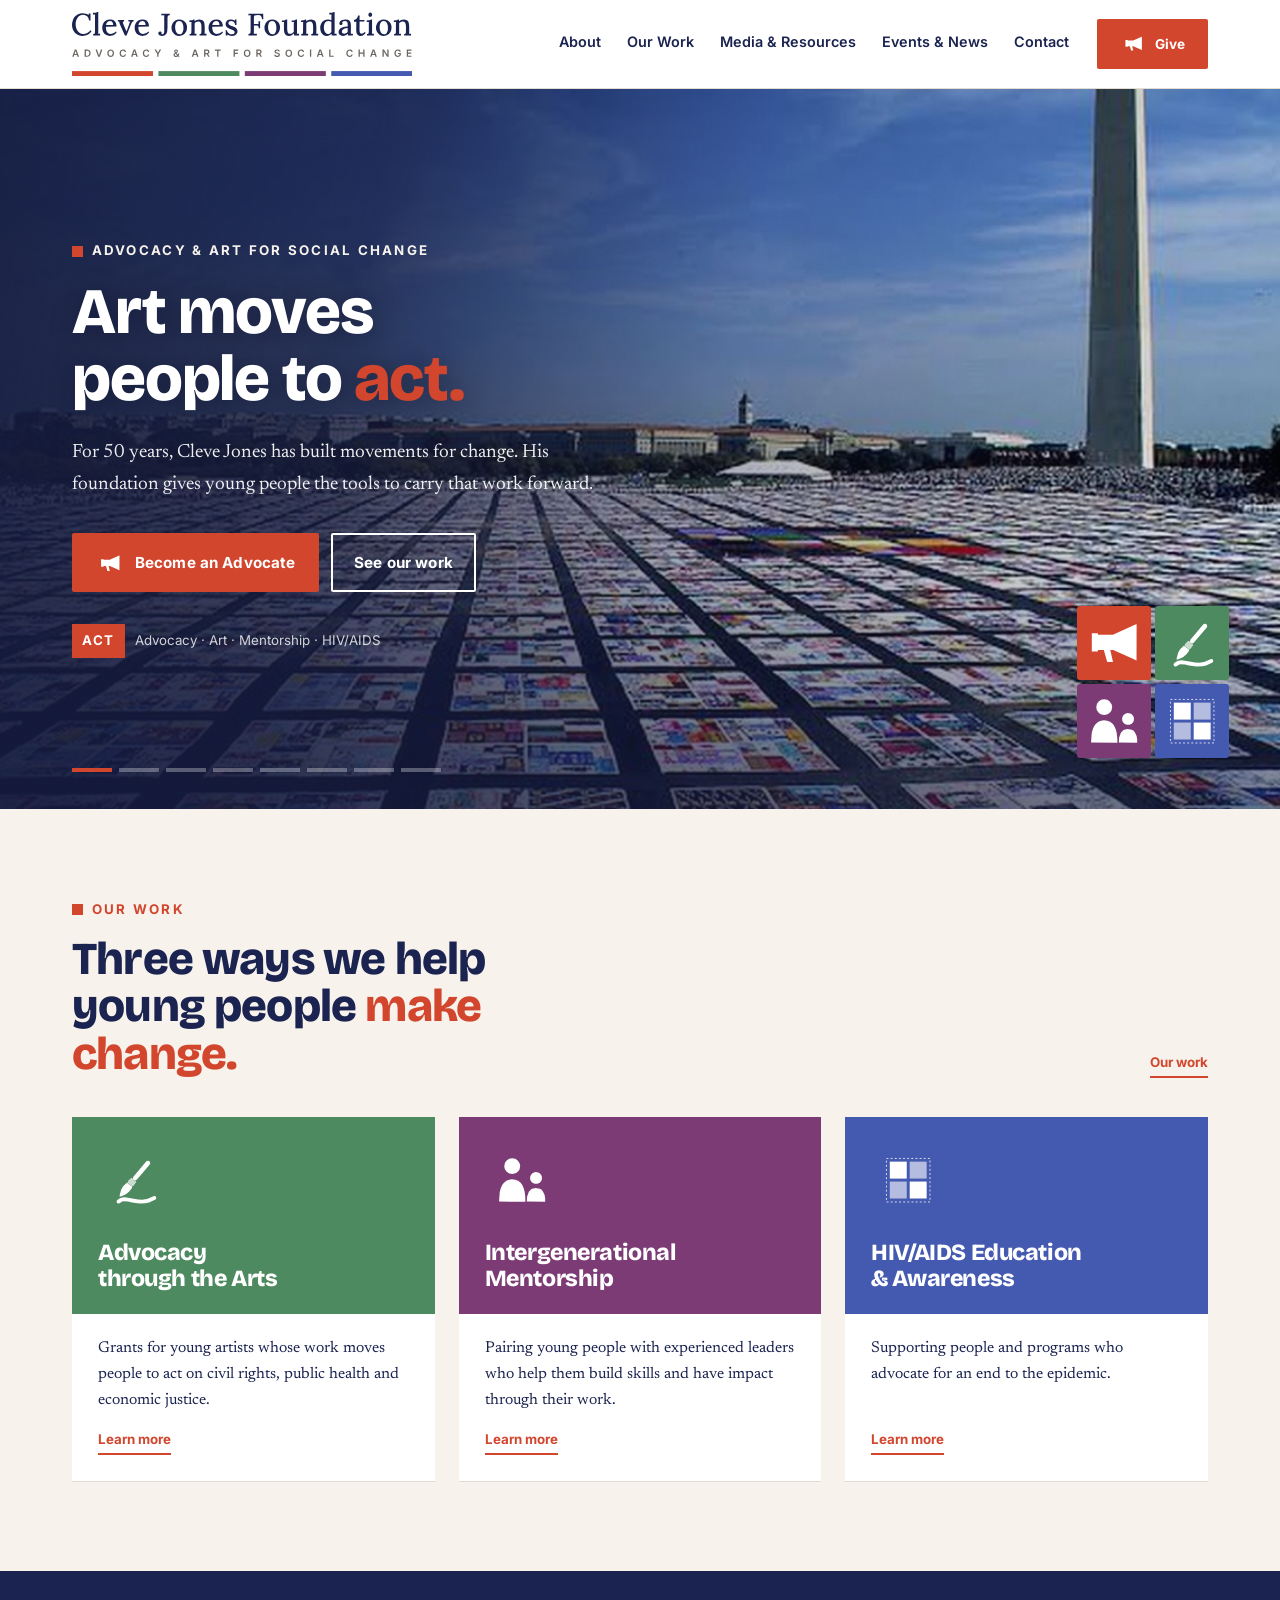
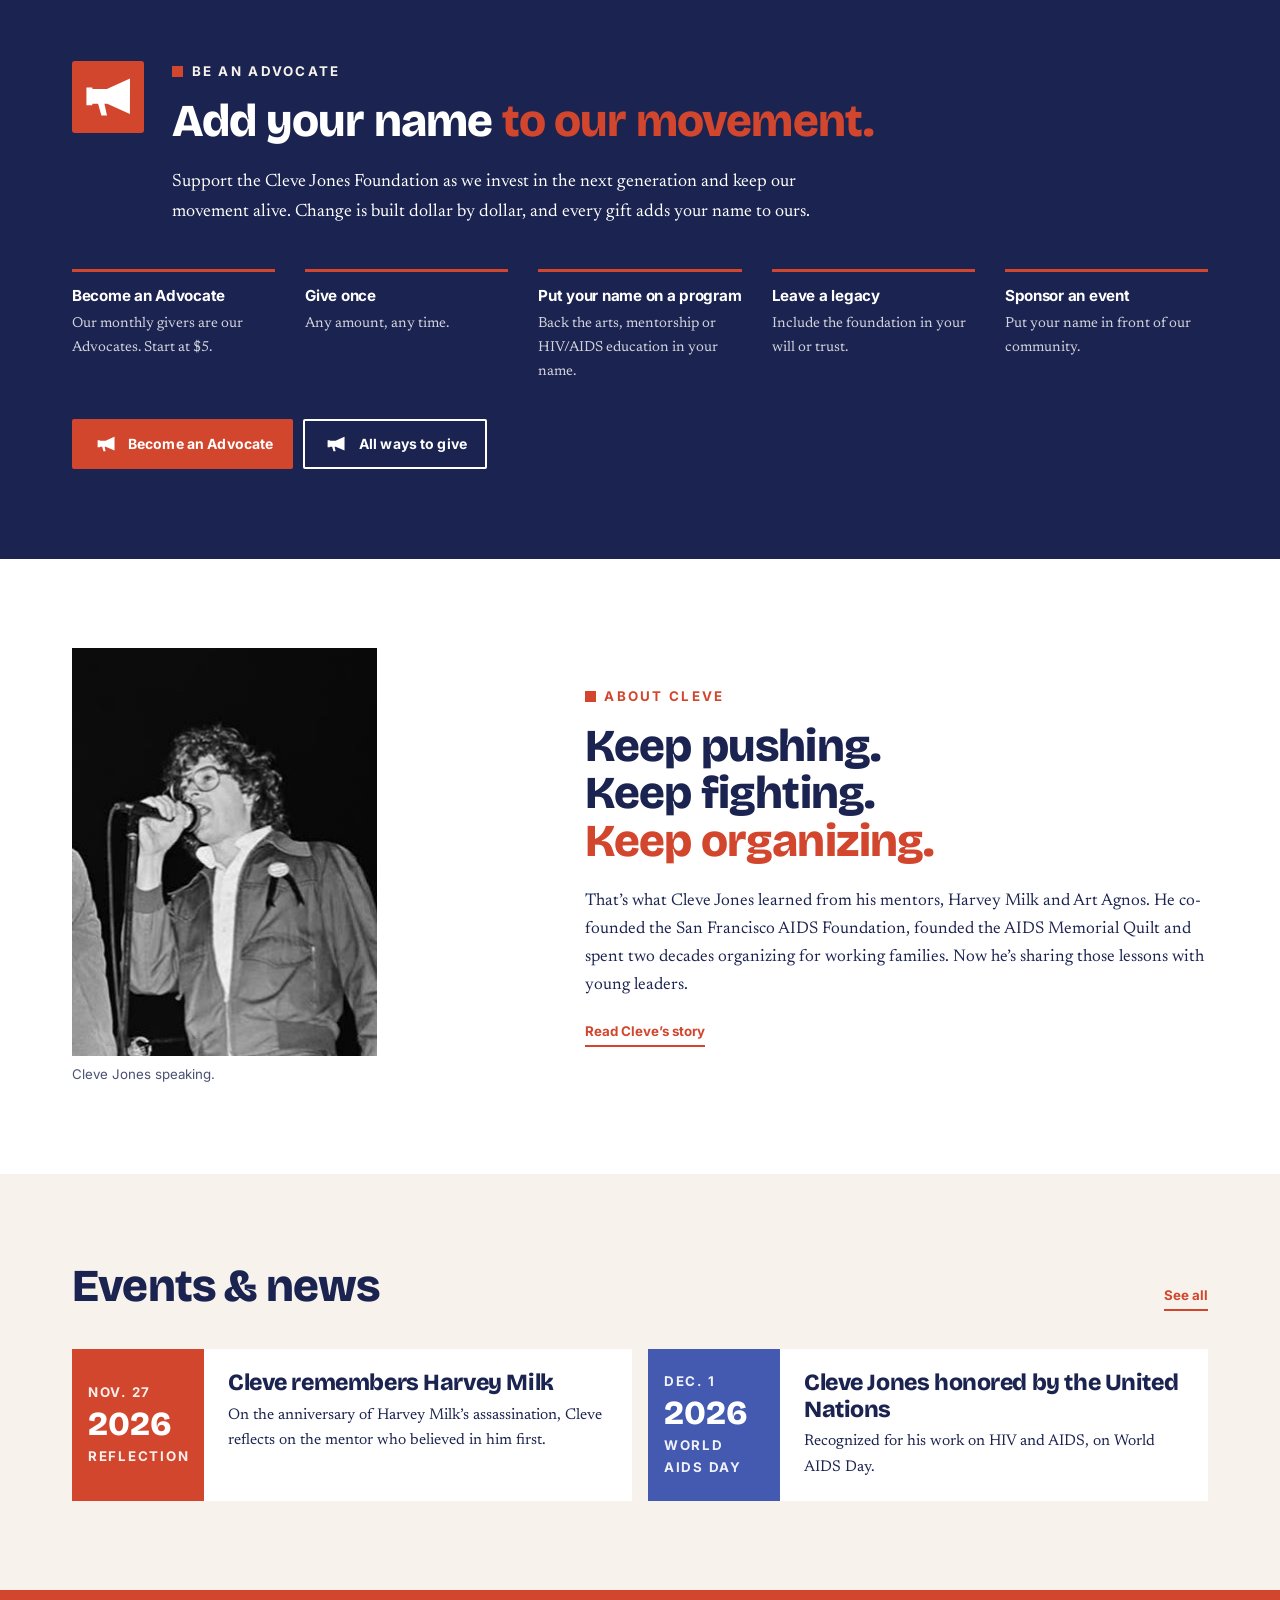
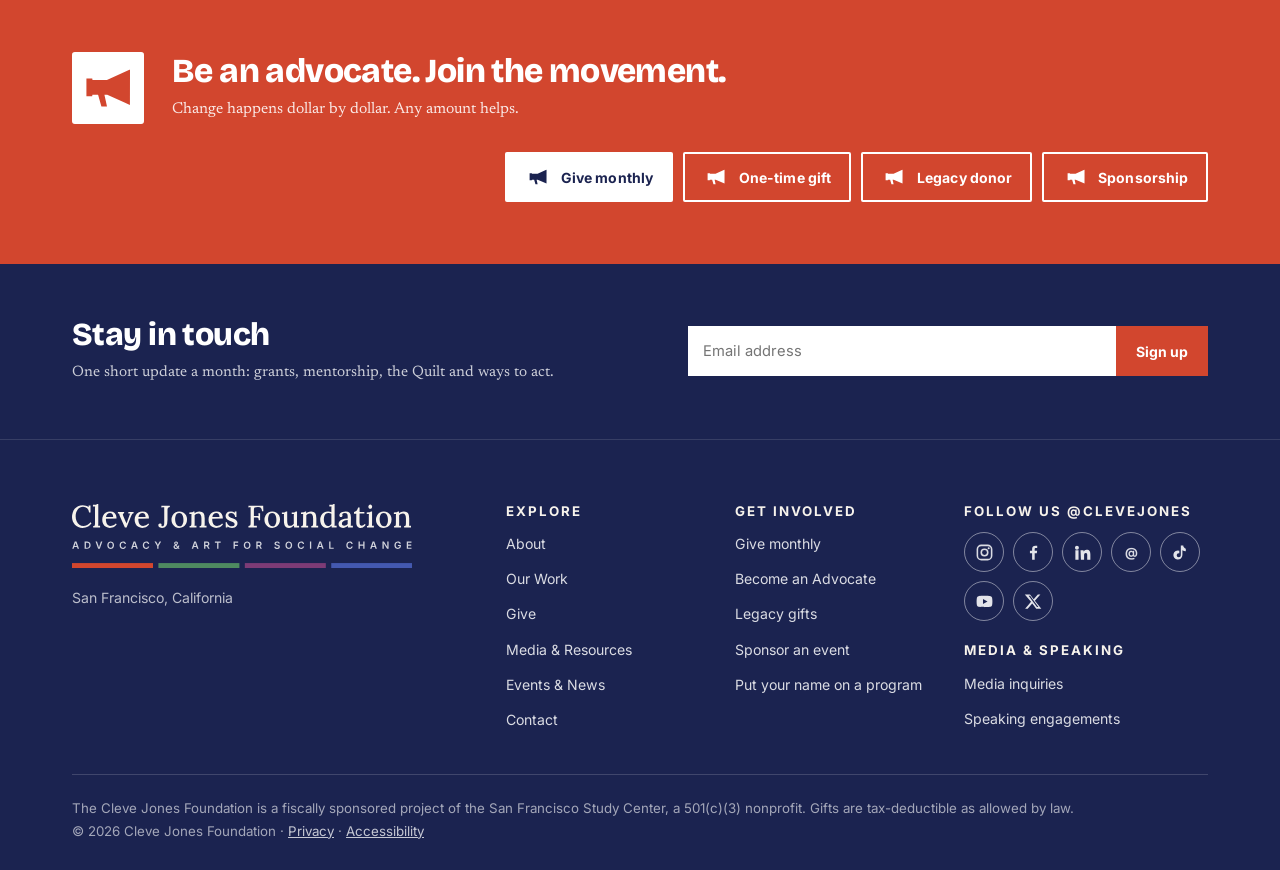
<file: site/index.html>
<!doctype html>
<html lang="en">
<head>
<meta charset="utf-8">
<meta name="viewport" content="width=device-width, initial-scale=1">
<title>Cleve Jones Foundation — Advocacy &amp; Art for Social Change</title>
<meta name="description" content="For 50 years, Cleve Jones has built movements for change. His foundation gives young people the tools to carry that work forward.">
<meta property="og:title" content="Cleve Jones Foundation — Advocacy &amp; Art for Social Change">
<meta property="og:description" content="For 50 years, Cleve Jones has built movements for change. His foundation gives young people the tools to carry that work forward.">
<meta property="og:type" content="website">
<meta property="og:image" content="https://clevejones.org/assets/img/hero-act.jpg">
<meta property="og:url" content="https://clevejones.org/">
<meta property="og:site_name" content="Cleve Jones Foundation">
<meta name="twitter:card" content="summary_large_image">
<link rel="canonical" href="https://clevejones.org/">
<meta name="theme-color" content="#1B2350">
<link rel="icon" href="assets/brand/favicon.svg" type="image/svg+xml">
<link rel="icon" href="assets/brand/favicon.png" type="image/png">
<link rel="preconnect" href="https://fonts.googleapis.com">
<link rel="preconnect" href="https://fonts.gstatic.com" crossorigin>
<link rel="stylesheet" href="https://fonts.googleapis.com/css2?family=Bricolage+Grotesque:opsz,wght@12..96,700;12..96,800&family=Inter:wght@400;600;700&family=Lora:wght@500&family=Newsreader:ital,opsz,wght@0,6..72,300;0,6..72,400;0,6..72,500;1,6..72,300;1,6..72,400&display=swap">
<link rel="stylesheet" href="assets/css/site.css">
</head>
<body>
<a class="skip" href="#main">Skip to content</a>

<svg class="sprite" aria-hidden="true" focusable="false" style="position:absolute;width:0;height:0;overflow:hidden">
  <!-- The logo, drawn from the November 2026 logo sheet ("CJF Logo 11-26").
       Lora 500 and Inter SemiBold converted to outlines and fitted to the
       sheet artwork, so it renders the same on every computer whether or not
       the web fonts load. Regenerate with _work/tools/make-logo.py. -->
  <defs>
  <path id="logo-name" d="M69.4 35Q68 23.7 61.6 17.6Q55.2 11.5 44.9 11.3Q38.4 11.3 32.8 14.2Q27.3 17.1 23.3 22.4Q19.2 27.6 17 34.7Q14.8 41.8 14.8 50.2Q14.8 61.7 18.9 70.5Q22.9 79.4 30 84.3Q37.1 89.2 46.2 89.2Q54.2 89.2 62.1 85.4Q69.9 81.5 75.1 74.5L79.2 78Q73.6 85.8 67.2 90Q60.7 94.1 54.4 95.6Q48 97 42.9 97Q33.5 97 25.5 93.6Q17.6 90.2 11.9 84.1Q6.2 78 3.1 69.9Q-0 61.8 -0 52.3Q-0 43.5 2.8 35.1Q5.5 26.7 10.9 19.8Q16.4 13 24.6 9Q32.8 4.9 43.8 4.9Q50.2 4.9 56.3 6.7Q62.4 8.5 68 12.1L67.4 5.8H75.2V35ZM86 89.7Q89.8 89.7 91.3 87.9Q92.8 86.2 93.1 83Q93.5 79.9 93.5 75.7V18.9Q93.5 16.8 93.5 14.6Q93.6 12.4 93.8 9.8Q91.7 10 89.3 10Q86.9 10.1 85 10.2V3.5Q90.7 3.5 94 3Q97.4 2.4 99.2 1.7Q101 0.9 101.9 0H106.7V79.4Q106.7 81.7 106.5 84Q106.4 86.3 106.2 88.7Q108.2 88.6 110.2 88.5Q112.3 88.4 114.1 88.3V95H86ZM153.6 97Q144.8 97 137.8 92.9Q130.8 88.8 126.8 81.3Q122.8 73.9 122.8 63.7Q122.8 54.9 126.7 47.2Q130.7 39.5 137.9 34.8Q145 30.1 154.5 30.1Q159.7 30.1 164.5 31.7Q169.2 33.4 172.9 36.8Q176.6 40.3 178.7 45.7Q180.9 51.2 180.9 59L137.6 59.8Q137.6 68.3 139.5 75Q141.5 81.7 145.9 85.3Q150.3 89 157.3 89Q160.7 89 164.6 87.8Q168.4 86.6 171.9 84.3Q175.3 82 177.7 78.9L181.6 82.3Q177.8 87.9 172.9 91.2Q168 94.4 162.9 95.7Q157.8 97 153.6 97ZM138.1 53.2H167.2Q167.2 48.5 165.8 44.6Q164.5 40.8 161.7 38.5Q159 36.2 154.7 36.2Q148 36.2 143.8 40.5Q139.5 44.7 138.1 53.2ZM214.8 95.4 196.2 53.5Q194.3 49.2 193.4 46.4Q192.4 43.7 192.1 41.7Q191.8 39.8 191.6 38.4L186.4 38.8V32.1H211.7V37.3Q208.3 37.4 207.3 39.1Q206.3 40.9 206.8 43.7Q207.4 46.6 208.7 49.8L217.3 70Q218.3 72.2 219.3 74.6Q220.2 77 221.2 79.5H221.4Q222.1 77.4 222.9 75.1Q223.8 72.7 224.5 70.6L233.1 47.1Q234.1 44 235.1 41.9Q236.2 39.8 237 38.3L228.9 38.8V32.1H250.2V37.3Q247.4 37.5 245.4 39.6Q243.4 41.8 241.7 45.4Q240 49.1 238.1 53.6L221.7 95.4ZM285.3 97Q276.5 97 269.5 92.9Q262.5 88.8 258.5 81.3Q254.4 73.9 254.4 63.7Q254.4 54.9 258.4 47.2Q262.4 39.5 269.5 34.8Q276.7 30.1 286.1 30.1Q291.4 30.1 296.1 31.7Q300.9 33.4 304.6 36.8Q308.3 40.3 310.4 45.7Q312.6 51.2 312.6 59L269.3 59.8Q269.3 68.3 271.2 75Q273.2 81.7 277.6 85.3Q282 89 289 89Q292.4 89 296.3 87.8Q300.1 86.6 303.6 84.3Q307 82 309.4 78.9L313.3 82.3Q309.5 87.9 304.6 91.2Q299.7 94.4 294.6 95.7Q289.5 97 285.3 97ZM269.8 53.2H298.8Q298.8 48.5 297.5 44.6Q296.2 40.8 293.4 38.5Q290.7 36.2 286.4 36.2Q279.7 36.2 275.5 40.5Q271.2 44.7 269.8 53.2ZM365.5 97Q361.6 97 358.2 95.7Q354.8 94.4 352.7 92Q350.7 89.7 350.7 86.6Q350.7 83.5 352.3 81.2Q353.9 78.9 357.2 78.8Q360.9 78.5 362.4 80.6Q363.9 82.8 363.9 85.2Q363.9 85.8 363.7 86.7Q363.5 87.7 363.1 88.6Q363.9 89.8 365.4 90.2Q366.9 90.6 367.8 90.6Q371.2 90.5 372.9 87.5Q374.6 84.5 374.6 77.6V24.7Q374.6 21.5 374.6 18.6Q374.6 15.7 374.7 13.4Q371.9 13.5 368.8 13.6Q365.6 13.7 363 13.9V6.9H397.3V12.5Q393.7 12.5 391.6 13.8Q389.5 15.1 388.7 17.8Q387.9 20.4 387.9 24.4V63.9Q387.9 81.8 382.4 89.4Q377 97 365.5 97ZM435.8 97Q426.9 97 419.7 93Q412.5 89 408.3 81.7Q404.1 74.5 404.1 65.1Q404.1 54.9 408.3 47Q412.5 39.1 419.7 34.6Q426.9 30.1 435.7 30.1Q444.6 30.1 451.8 34.2Q459 38.3 463.2 45.5Q467.4 52.7 467.4 62.2Q467.4 72.1 463.2 80Q459.1 87.9 452 92.5Q444.9 97 435.8 97ZM436.7 90.7Q442.7 90.6 446.2 86.9Q449.7 83.3 451.2 77.6Q452.7 71.8 452.7 65.7Q452.7 60.3 451.7 55.1Q450.8 49.8 448.8 45.6Q446.8 41.3 443.5 38.7Q440.2 36.1 435.6 36.2Q429.7 36.2 425.9 39.9Q422.2 43.5 420.5 49.3Q418.8 55 418.8 61.4Q418.8 68.8 420.7 75.5Q422.6 82.2 426.6 86.4Q430.5 90.7 436.7 90.7ZM477.6 95V89.7Q481.3 89.7 482.9 87.9Q484.4 86.2 484.7 83Q485 79.9 485 75.7L485.1 49.6Q485.1 47.6 485.2 45.2Q485.2 42.9 485.6 40.7Q483.4 40.8 481 40.8Q478.7 40.9 476.7 41V34.4Q482.4 34.4 485.6 33.8Q488.8 33.2 490.5 32.5Q492.2 31.7 493 30.8H497.6Q497.7 32 497.8 33Q497.8 34 497.9 35.1Q497.9 36.2 498.1 38Q500.8 35.7 504.1 34Q507.4 32.2 511 31.2Q514.6 30.1 517.8 30.1Q529 30.1 534 36.9Q539 43.7 539 58.1V79.4Q539 81.7 538.8 84Q538.7 86.3 538.4 88.7Q540.5 88.6 542.5 88.5Q544.6 88.4 546.4 88.3V95H518.3V89.7Q522.1 89.7 523.6 87.9Q525.1 86.2 525.4 83Q525.7 79.9 525.7 75.7V58.1Q525.6 48.2 522.5 43.2Q519.5 38.1 512.7 38.3Q508.6 38.3 504.7 40.3Q500.8 42.3 498.2 45.2Q498.2 46.4 498.2 47.9Q498.2 49.3 498.2 50.8V79.4Q498.2 81.7 498.1 84Q497.9 86.3 497.7 88.7Q499.7 88.6 501.8 88.5Q503.9 88.4 505.6 88.3V95ZM585.4 97Q576.6 97 569.6 92.9Q562.6 88.8 558.6 81.3Q554.5 73.9 554.5 63.7Q554.5 54.9 558.5 47.2Q562.5 39.5 569.6 34.8Q576.8 30.1 586.2 30.1Q591.5 30.1 596.2 31.7Q601 33.4 604.7 36.8Q608.4 40.3 610.5 45.7Q612.7 51.2 612.7 59L569.4 59.8Q569.4 68.3 571.3 75Q573.3 81.7 577.7 85.3Q582.1 89 589.1 89Q592.5 89 596.4 87.8Q600.2 86.6 603.7 84.3Q607.1 82 609.5 78.9L613.4 82.3Q609.6 87.9 604.7 91.2Q599.8 94.4 594.7 95.7Q589.6 97 585.4 97ZM569.9 53.2H598.9Q598.9 48.5 597.6 44.6Q596.3 40.8 593.5 38.5Q590.8 36.2 586.5 36.2Q579.8 36.2 575.6 40.5Q571.3 44.7 569.9 53.2ZM650 97Q644.1 97 639.1 95.4Q634 93.9 631 91.7L631.4 95.9H624.7L624.1 74.2H629.4Q629.6 78.9 632.3 82.7Q634.9 86.4 639.1 88.6Q643.3 90.7 648.3 90.7Q651.1 90.7 653.9 89.8Q656.7 88.8 658.6 86.9Q660.5 84.9 660.5 82Q660.5 78.9 658.5 76.8Q656.6 74.7 653.2 73.1Q649.9 71.5 645.6 69.8Q641.8 68.3 638 66.7Q634.2 65.1 630.9 62.8Q627.6 60.5 625.7 57.2Q623.9 53.9 623.9 49Q623.9 46.1 625 42.7Q626.1 39.4 628.6 36.6Q631.1 33.7 635.4 31.9Q639.7 30.1 646 30.1Q649.4 30.1 653.6 31.2Q657.8 32.4 661.5 35.1L661.3 30.7H668V52.9H662.6Q662.2 48.5 660.3 44.7Q658.3 40.9 654.8 38.5Q651.3 36.1 646.2 36.1Q641.3 36.1 638.3 38.6Q635.2 41 635.2 44.7Q635.2 48.3 637.5 50.6Q639.8 52.9 643.6 54.5Q647.4 56.1 651.8 57.8Q657.1 59.9 661.7 62.4Q666.4 64.9 669.3 68.7Q672.1 72.5 672.1 78.3Q672.1 84.5 668.9 88.8Q665.7 93 660.7 95Q655.7 97 650 97ZM716.7 95V89.5Q720.8 89.2 722.6 87.7Q724.5 86.2 725 83.2Q725.5 80.1 725.5 75.5V23.2Q725.5 20.4 725.6 17.8Q725.7 15.2 725.9 13.4Q723.7 13.5 721.2 13.6Q718.7 13.7 716.7 13.9V6.9H776.5L777.3 29.7H771.8Q771.8 22.5 769.4 18.8Q767 15 763.2 13.7Q759.4 12.5 755 12.6L747.5 12.9Q743.5 12.9 741.6 14.5Q739.8 16.1 739.3 19.1Q738.8 22.2 738.8 26.8V48.5L757.8 48.6L757 37.6H764V65.6H758.4Q758.4 60 756.9 57.6Q755.3 55.2 752.1 54.7Q749 54.2 744.3 54.4L738.8 54.6V78.1Q738.8 81.5 738.7 84.2Q738.7 86.9 738.4 88.6Q740.3 88.4 742.5 88.4Q744.7 88.3 746.9 88.2Q749 88.1 750.8 88.1V95ZM813.4 97Q804.5 97 797.3 93Q790.1 89 785.9 81.7Q781.7 74.5 781.7 65.1Q781.7 54.9 785.9 47Q790.1 39.1 797.3 34.6Q804.5 30.1 813.3 30.1Q822.2 30.1 829.4 34.2Q836.5 38.3 840.8 45.5Q845 52.7 845 62.2Q845 72.1 840.8 80Q836.7 87.9 829.6 92.5Q822.5 97 813.4 97ZM814.3 90.7Q820.3 90.6 823.8 86.9Q827.2 83.3 828.7 77.6Q830.2 71.8 830.2 65.7Q830.2 60.3 829.3 55.1Q828.4 49.8 826.4 45.6Q824.3 41.3 821.1 38.7Q817.8 36.1 813.1 36.2Q807.2 36.2 803.5 39.9Q799.8 43.5 798.1 49.3Q796.4 55 796.4 61.4Q796.4 68.8 798.3 75.5Q800.2 82.2 804.2 86.4Q808.1 90.7 814.3 90.7ZM881.6 97Q874.5 97 869.9 94.4Q865.3 91.7 863.1 85.6Q860.8 79.5 860.8 69.5V49.7Q860.8 47.6 860.9 45.2Q860.9 42.9 861.3 40.7Q859.2 40.8 856.8 40.8Q854.4 40.9 852.5 41V34.4H855.5Q861.8 34.4 865 33.2Q868.1 32.1 869.4 30.8H874.1V69.2Q874.1 79.1 876.9 84Q879.7 89 886.2 88.8Q890.5 88.8 894.5 86.3Q898.4 83.8 900.9 80.4V50.6Q900.9 47.8 901.1 45.4Q901.2 42.9 901.6 40.7Q899.3 40.8 896.9 40.8Q894.5 40.9 892.5 41V34.4H896.2Q901.7 34.4 904.8 33.2Q908 32.1 909.4 30.8H914.1L914 77.1Q914 79.1 913.9 82.6Q913.8 86.1 913.5 88.7Q915.7 88.6 918 88.4Q920.3 88.3 922.3 88.3V95H902.3Q902.1 93 901.9 91.2Q901.7 89.5 901.4 87.8Q897.5 91.5 892.4 94.2Q887.2 97 881.6 97ZM931.1 95V89.7Q934.9 89.7 936.4 87.9Q937.9 86.2 938.2 83Q938.5 79.9 938.5 75.7L938.7 49.6Q938.7 47.6 938.7 45.2Q938.8 42.9 939.2 40.7Q936.9 40.8 934.6 40.8Q932.3 40.9 930.2 41V34.4Q935.9 34.4 939.1 33.8Q942.3 33.2 944 32.5Q945.7 31.7 946.6 30.8H951.1Q951.2 32 951.3 33Q951.4 34 951.4 35.1Q951.5 36.2 951.6 38Q954.4 35.7 957.7 34Q960.9 32.2 964.5 31.2Q968.1 30.1 971.4 30.1Q982.6 30.1 987.5 36.9Q992.5 43.7 992.5 58.1V79.4Q992.5 81.7 992.4 84Q992.2 86.3 992 88.7Q994 88.6 996.1 88.5Q998.2 88.4 999.9 88.3V95H971.9V89.7Q975.6 89.7 977.2 87.9Q978.7 86.2 979 83Q979.3 79.9 979.3 75.7V58.1Q979.2 48.2 976.1 43.2Q973 38.1 966.2 38.3Q962.2 38.3 958.3 40.3Q954.4 42.3 951.7 45.2Q951.7 46.4 951.7 47.9Q951.7 49.3 951.7 50.8V79.4Q951.7 81.7 951.6 84Q951.5 86.3 951.2 88.7Q953.3 88.6 955.3 88.5Q957.4 88.4 959.2 88.3V95ZM1034.8 97Q1027.1 97 1021.1 93.2Q1015.1 89.3 1011.7 82.2Q1008.2 75 1008.2 65.3Q1008.2 55 1012.2 47.1Q1016.3 39.1 1023.6 34.6Q1030.9 30.1 1040.2 30.1Q1044.1 30.1 1047.7 31Q1051.2 32 1053.6 33.2V18.9Q1053.6 17 1053.8 14.7Q1053.9 12.4 1054.1 9.8Q1051.9 10 1049.5 10.1Q1047.1 10.2 1045.2 10.2V3.5Q1050.9 3.5 1054.2 3Q1057.5 2.4 1059.4 1.7Q1061.2 0.9 1062.1 0H1066.7V79.4Q1066.7 81.3 1066.6 83.7Q1066.5 86.1 1066.2 88.7Q1068.5 88.6 1070.7 88.4Q1073 88.3 1074.9 88.3V95H1054.9Q1054.6 93.2 1054.4 91.7Q1054.3 90.2 1054.1 88.7Q1050.4 92.7 1045.5 94.9Q1040.5 97 1034.8 97ZM1039.9 89.1Q1043.8 89.1 1047.5 86.9Q1051.2 84.8 1053.6 81.5Q1053.6 79.9 1053.6 78.1Q1053.6 76.4 1053.6 74.4V40.1Q1051.2 38.4 1048 37.4Q1044.8 36.5 1041.4 36.5Q1035.3 36.5 1031.1 40.1Q1026.8 43.7 1024.8 49.8Q1022.8 56 1022.9 63.9Q1023.2 70.7 1025.1 76.5Q1027 82.3 1030.7 85.7Q1034.4 89.1 1039.9 89.1ZM1120.9 95Q1120.7 93 1120.5 91.5Q1120.4 90 1120.2 88.3Q1115.9 92.6 1111 94.8Q1106.1 97 1100.8 97Q1091.7 97 1087.1 92.5Q1082.6 88.1 1082.6 81.4Q1082.6 75.6 1086 71.3Q1089.3 67.1 1094.9 64.4Q1100.4 61.7 1107 60.3Q1113.5 59 1119.8 59V51.6Q1119.8 47.6 1119 44.1Q1118.3 40.7 1116 38.5Q1113.6 36.2 1108.7 36.2Q1105.4 36.1 1102.2 37.4Q1098.9 38.8 1097.1 41.8Q1098.2 42.8 1098.5 44.1Q1098.8 45.4 1098.8 46.6Q1098.8 48.3 1097.3 50.5Q1095.8 52.7 1092.1 52.6Q1089.1 52.6 1087.5 50.5Q1086 48.5 1086 45.7Q1086 41.2 1089.3 37.6Q1092.6 34.1 1098.4 32.1Q1104.2 30.1 1111.4 30.1Q1122.2 30.1 1127.5 35.7Q1132.9 41.4 1132.9 53.6Q1132.9 58.1 1132.9 62.3Q1132.9 66.4 1132.8 70.6Q1132.7 74.7 1132.7 79.4Q1132.7 81.3 1132.6 83.7Q1132.5 86.1 1132.2 88.7Q1134.4 88.6 1136.6 88.4Q1138.9 88.3 1140.9 88.3V95ZM1119.8 64.8Q1115.8 65.1 1111.5 65.9Q1107.3 66.8 1103.9 68.6Q1100.5 70.3 1098.5 73.1Q1096.4 75.9 1096.4 79.8Q1096.6 84 1099.2 86.1Q1101.8 88.1 1105.3 88.1Q1109.7 88.1 1113.1 86.4Q1116.5 84.7 1119.8 81.7Q1119.7 80.3 1119.7 78.8Q1119.7 77.4 1119.7 75.7Q1119.7 74.6 1119.7 71.5Q1119.8 68.4 1119.8 64.8ZM1172.4 97Q1169.2 97 1166 96.2Q1162.8 95.4 1160.2 92.9Q1157.5 90.5 1156 85.8Q1154.5 81.2 1154.5 73.5L1154.8 39.1H1145.4V32.1Q1148.8 32 1152.4 29.6Q1155.9 27.2 1158.5 23.2Q1161.2 19.1 1162.2 14.5H1168.1V32.1H1187.5V38.6L1168.1 38.9L1167.8 72.5Q1167.8 77.3 1168.7 80.8Q1169.5 84.4 1171.4 86.4Q1173.4 88.3 1176.8 88.3Q1179.7 88.3 1182.7 86.6Q1185.8 84.8 1188.6 80.8L1192.9 84.5Q1189.8 89 1186.8 91.5Q1183.8 94 1181 95.2Q1178.3 96.4 1176 96.7Q1173.7 97 1172.4 97ZM1198.1 89.7Q1201.9 89.7 1203.4 87.9Q1204.9 86.2 1205.3 83Q1205.6 79.9 1205.6 75.7V49.7Q1205.6 47.6 1205.7 45.4Q1205.8 43.2 1206.1 40.7Q1203.9 40.8 1201.5 40.8Q1199.2 40.9 1197.1 41V34.4Q1202.8 34.4 1206.1 33.8Q1209.5 33.2 1211.3 32.5Q1213.1 31.7 1214 30.8H1218.8V79.4Q1218.8 81.7 1218.6 84Q1218.5 86.3 1218.3 88.7Q1220.3 88.6 1222.4 88.5Q1224.4 88.4 1226.2 88.3V95H1198.1ZM1211.5 19.3Q1208.2 19.3 1205.9 16.8Q1203.7 14.4 1203.7 10.8Q1203.7 7.3 1206.1 4.9Q1208.5 2.4 1211.5 2.4Q1214.7 2.4 1216.9 4.9Q1219.2 7.3 1219.2 10.8Q1219.2 14.4 1216.9 16.8Q1214.7 19.3 1211.5 19.3ZM1266.4 97Q1257.5 97 1250.3 93Q1243.2 89 1239 81.7Q1234.7 74.5 1234.7 65.1Q1234.7 54.9 1239 47Q1243.2 39.1 1250.3 34.6Q1257.5 30.1 1266.3 30.1Q1275.2 30.1 1282.4 34.2Q1289.6 38.3 1293.8 45.5Q1298 52.7 1298 62.2Q1298 72.1 1293.9 80Q1289.7 87.9 1282.6 92.5Q1275.5 97 1266.4 97ZM1267.3 90.7Q1273.4 90.6 1276.8 86.9Q1280.3 83.3 1281.8 77.6Q1283.3 71.8 1283.3 65.7Q1283.3 60.3 1282.4 55.1Q1281.4 49.8 1279.4 45.6Q1277.4 41.3 1274.1 38.7Q1270.8 36.1 1266.2 36.2Q1260.3 36.2 1256.6 39.9Q1252.9 43.5 1251.2 49.3Q1249.5 55 1249.5 61.4Q1249.5 68.8 1251.3 75.5Q1253.2 82.2 1257.2 86.4Q1261.2 90.7 1267.3 90.7ZM1308.2 95V89.7Q1312 89.7 1313.5 87.9Q1315 86.2 1315.3 83Q1315.6 79.9 1315.6 75.7L1315.7 49.6Q1315.7 47.6 1315.8 45.2Q1315.9 42.9 1316.2 40.7Q1314 40.8 1311.7 40.8Q1309.3 40.9 1307.3 41V34.4Q1313 34.4 1316.2 33.8Q1319.4 33.2 1321.1 32.5Q1322.8 31.7 1323.7 30.8H1328.2Q1328.3 32 1328.4 33Q1328.5 34 1328.5 35.1Q1328.6 36.2 1328.7 38Q1331.5 35.7 1334.7 34Q1338 32.2 1341.6 31.2Q1345.2 30.1 1348.4 30.1Q1359.6 30.1 1364.6 36.9Q1369.6 43.7 1369.6 58.1V79.4Q1369.6 81.7 1369.5 84Q1369.3 86.3 1369.1 88.7Q1371.1 88.6 1373.2 88.5Q1375.2 88.4 1377 88.3V95H1349V89.7Q1352.7 89.7 1354.2 87.9Q1355.7 86.2 1356.1 83Q1356.4 79.9 1356.4 75.7V58.1Q1356.2 48.2 1353.2 43.2Q1350.1 38.1 1343.3 38.3Q1339.3 38.3 1335.4 40.3Q1331.5 42.3 1328.8 45.2Q1328.8 46.4 1328.8 47.9Q1328.8 49.3 1328.8 50.8V79.4Q1328.8 81.7 1328.7 84Q1328.6 86.3 1328.3 88.7Q1330.3 88.6 1332.4 88.5Q1334.5 88.4 1336.2 88.3V95Z"/>
  <path id="logo-tag" d="M1 182 11.3 152.4H18L28.6 182H22.7L17.5 166.6Q16.7 164.3 15.9 161.3Q15.1 158.3 14 154.4H15.2Q14.2 158.3 13.4 161.3Q12.6 164.3 11.8 166.6L6.8 182ZM7 174.7V170.4H22.5V174.7ZM61.2 182H53.7V177.4H60.9Q64 177.4 66.1 176.3Q68.2 175.1 69.2 172.9Q70.3 170.6 70.3 167.2Q70.3 163.8 69.2 161.6Q68.2 159.3 66.1 158.2Q64.1 157 61.1 157H53.6V152.4H61.4Q65.8 152.4 69 154.2Q72.1 156 73.8 159.3Q75.5 162.6 75.5 167.2Q75.5 171.8 73.8 175.1Q72.1 178.5 68.9 180.2Q65.7 182 61.2 182ZM56.5 152.4V182H51.2V152.4ZM106.2 182 95.7 152.4H101.5L106.7 167.8Q107.5 170.1 108.3 173.1Q109.2 176.1 110.2 179.9H109.1Q110.1 176.1 110.9 173.1Q111.7 170.1 112.4 167.8L117.5 152.4H123.3L112.9 182ZM157 182.4Q153.1 182.4 150.1 180.6Q147 178.8 145.2 175.4Q143.4 172 143.4 167.2Q143.4 162.5 145.2 159.1Q147 155.7 150.1 153.9Q153.1 152.1 157 152.1Q160.9 152.1 164 153.9Q167 155.7 168.8 159.1Q170.6 162.5 170.6 167.2Q170.6 172 168.8 175.4Q167 178.8 164 180.6Q160.9 182.4 157 182.4ZM157 177.7Q159.4 177.7 161.3 176.5Q163.1 175.3 164.2 172.9Q165.2 170.6 165.2 167.2Q165.2 163.9 164.2 161.5Q163.1 159.2 161.3 158Q159.4 156.8 157 156.8Q154.6 156.8 152.7 158Q150.9 159.2 149.8 161.5Q148.8 163.9 148.8 167.2Q148.8 170.6 149.8 172.9Q150.9 175.2 152.7 176.4Q154.6 177.7 157 177.7ZM206.9 182.4Q203 182.4 199.9 180.6Q196.9 178.8 195.1 175.4Q193.4 172 193.4 167.2Q193.4 162.5 195.1 159.1Q196.9 155.7 200 153.9Q203 152.1 206.9 152.1Q209.3 152.1 211.4 152.7Q213.5 153.4 215.2 154.7Q216.8 156.1 217.9 158Q219 159.9 219.3 162.3H214Q213.7 161 213.1 159.9Q212.5 158.9 211.6 158.2Q210.6 157.5 209.5 157.2Q208.3 156.8 207 156.8Q204.5 156.8 202.7 158Q200.8 159.2 199.7 161.6Q198.7 163.9 198.7 167.2Q198.7 170.6 199.7 173Q200.8 175.3 202.7 176.5Q204.6 177.7 206.9 177.7Q208.3 177.7 209.4 177.3Q210.6 176.9 211.6 176.2Q212.5 175.5 213.1 174.5Q213.8 173.5 214 172.2H219.4Q219.1 174.3 218.1 176.1Q217.1 178 215.4 179.4Q213.8 180.8 211.7 181.6Q209.5 182.4 206.9 182.4ZM239.9 182 250.2 152.4H257L267.5 182H261.7L256.4 166.6Q255.7 164.3 254.8 161.3Q254 158.3 253 154.4H254.1Q253.1 158.3 252.3 161.3Q251.5 164.3 250.8 166.6L245.7 182ZM245.9 174.7V170.4H261.5V174.7ZM301.1 182.4Q297.2 182.4 294.2 180.6Q291.1 178.8 289.4 175.4Q287.6 172 287.6 167.2Q287.6 162.5 289.4 159.1Q291.2 155.7 294.2 153.9Q297.3 152.1 301.1 152.1Q303.6 152.1 305.7 152.7Q307.8 153.4 309.4 154.7Q311.1 156.1 312.2 158Q313.2 159.9 313.6 162.3H308.3Q308 161 307.4 159.9Q306.7 158.9 305.8 158.2Q304.9 157.5 303.7 157.2Q302.5 156.8 301.2 156.8Q298.8 156.8 296.9 158Q295 159.2 294 161.6Q292.9 163.9 292.9 167.2Q292.9 170.6 294 173Q295.1 175.3 296.9 176.5Q298.8 177.7 301.2 177.7Q302.5 177.7 303.7 177.3Q304.9 176.9 305.8 176.2Q306.7 175.5 307.4 174.5Q308 173.5 308.3 172.2H313.6Q313.3 174.3 312.3 176.1Q311.3 178 309.7 179.4Q308.1 180.8 305.9 181.6Q303.8 182.4 301.1 182.4ZM346.1 182V170.6L335.2 152.4H341.4L346.6 161.8Q347.5 163.2 348.1 164.6Q348.8 166 349.5 168H348.1Q348.8 166 349.4 164.6Q350.1 163.2 350.8 161.8L356 152.4H362.2L351.4 170.6V182ZM422.3 182.4Q419.3 182.4 417.1 181.3Q414.9 180.2 413.7 178.4Q412.6 176.5 412.6 174.2Q412.6 172.4 413.3 171Q414 169.6 415.3 168.5Q416.6 167.3 418.3 166.2L423.5 162.6Q424.1 162.2 424.7 161.7Q425.2 161.1 425.5 160.5Q425.9 159.8 425.9 159.1Q425.9 157.9 425.1 157.1Q424.3 156.3 422.9 156.3Q421.9 156.3 421.2 156.7Q420.5 157.1 420.1 157.8Q419.7 158.5 419.7 159.4Q419.7 160.4 420.2 161.4Q420.7 162.3 421.5 163.4Q422.4 164.5 423.5 165.8L437.4 182H431.7L420.3 168.8Q418.9 167.2 417.7 165.8Q416.6 164.3 415.8 162.8Q415.1 161.2 415.1 159.3Q415.1 157.3 416 155.6Q417 154 418.7 153.1Q420.5 152.1 422.8 152.1Q425.1 152.1 426.8 153Q428.5 154 429.4 155.5Q430.3 157 430.3 158.9Q430.3 160.2 429.8 161.4Q429.3 162.6 428.4 163.6Q427.6 164.6 426.4 165.5L420.4 169.9Q419 170.9 418.3 171.9Q417.6 172.9 417.6 174.1Q417.6 175.3 418.2 176.3Q418.8 177.2 419.9 177.7Q420.9 178.2 422.3 178.2Q424 178.2 425.6 177.5Q427.1 176.7 428.4 175.4Q429.6 174.1 430.4 172.2Q431.2 170.4 431.2 168.1H435.6Q435.6 170.9 435 173Q434.4 175 433.4 176.4Q432.4 177.9 431.4 178.7L430.1 179.6Q428.5 181.1 426.4 181.7Q424.3 182.4 422.3 182.4ZM486.3 182 496.6 152.4H503.4L513.9 182H508.1L502.8 166.6Q502.1 164.3 501.2 161.3Q500.4 158.3 499.4 154.4H500.5Q499.5 158.3 498.7 161.3Q497.9 164.3 497.2 166.6L492.1 182ZM492.3 174.7V170.4H507.9V174.7ZM536.5 182V152.4H547.6Q551 152.4 553.3 153.6Q555.6 154.8 556.8 157Q558 159.1 558 161.9Q558 164.7 556.8 166.8Q555.6 168.9 553.3 170Q550.9 171.2 547.5 171.2H539.6V166.8H546.8Q548.8 166.8 550.1 166.2Q551.4 165.6 552 164.5Q552.6 163.5 552.6 161.9Q552.6 160.3 552 159.2Q551.4 158.1 550.1 157.5Q548.8 156.9 546.8 156.9H541.8V182ZM553.2 182 546 168.6H551.8L559.1 182ZM580.4 156.9V152.4H603.9V156.9H594.8V182H589.5V156.9ZM656.2 182V152.4H675.1V156.9H661.5V165.8H673.8V170.2H661.5V182ZM711.4 182.4Q707.5 182.4 704.4 180.6Q701.4 178.8 699.6 175.4Q697.8 172 697.8 167.2Q697.8 162.5 699.6 159.1Q701.4 155.7 704.4 153.9Q707.5 152.1 711.4 152.1Q715.3 152.1 718.3 153.9Q721.4 155.7 723.2 159.1Q724.9 162.5 724.9 167.2Q724.9 172 723.2 175.4Q721.4 178.8 718.3 180.6Q715.3 182.4 711.4 182.4ZM711.4 177.7Q713.8 177.7 715.7 176.5Q717.5 175.3 718.6 172.9Q719.6 170.6 719.6 167.2Q719.6 163.9 718.6 161.5Q717.5 159.2 715.7 158Q713.8 156.8 711.4 156.8Q709 156.8 707.1 158Q705.2 159.2 704.2 161.5Q703.1 163.9 703.1 167.2Q703.1 170.6 704.2 172.9Q705.2 175.2 707.1 176.4Q709 177.7 711.4 177.7ZM748.7 182V152.4H759.7Q763.1 152.4 765.4 153.6Q767.7 154.8 768.9 157Q770.1 159.1 770.1 161.9Q770.1 164.7 768.9 166.8Q767.7 168.9 765.4 170Q763 171.2 759.6 171.2H751.7V166.8H758.9Q760.9 166.8 762.2 166.2Q763.5 165.6 764.1 164.5Q764.7 163.5 764.7 161.9Q764.7 160.3 764.1 159.2Q763.5 158.1 762.2 157.5Q760.9 156.9 758.9 156.9H754V182ZM765.3 182 758.1 168.6H763.9L771.2 182ZM833.1 182.5Q829.7 182.5 827.2 181.4Q824.7 180.3 823.2 178.3Q821.8 176.2 821.7 173.3H826.9Q827 174.9 827.9 175.9Q828.7 176.9 830.1 177.4Q831.4 177.9 833.1 177.9Q834.9 177.9 836.2 177.4Q837.5 176.9 838.3 175.9Q839 174.9 839 173.7Q839 172.5 838.4 171.8Q837.7 171 836.5 170.5Q835.3 170 833.7 169.6L830.4 168.7Q826.6 167.7 824.6 165.8Q822.5 163.9 822.5 160.8Q822.5 158.1 823.9 156.2Q825.3 154.2 827.8 153.1Q830.2 152.1 833.3 152.1Q836.4 152.1 838.8 153.1Q841.2 154.2 842.5 156.2Q843.9 158.1 843.9 160.5H838.8Q838.6 158.6 837.1 157.6Q835.6 156.6 833.2 156.6Q831.5 156.6 830.3 157.1Q829.1 157.6 828.5 158.4Q827.9 159.3 827.9 160.4Q827.9 161.7 828.6 162.5Q829.4 163.3 830.5 163.7Q831.7 164.2 832.9 164.5L835.6 165.2Q837.3 165.6 838.8 166.3Q840.4 166.9 841.6 167.9Q842.9 168.9 843.6 170.4Q844.3 171.8 844.3 173.7Q844.3 176.3 843 178.3Q841.7 180.3 839.2 181.4Q836.7 182.5 833.1 182.5ZM880.5 182.4Q876.7 182.4 873.6 180.6Q870.5 178.8 868.7 175.4Q867 172 867 167.2Q867 162.5 868.7 159.1Q870.5 155.7 873.6 153.9Q876.7 152.1 880.5 152.1Q884.4 152.1 887.5 153.9Q890.5 155.7 892.3 159.1Q894.1 162.5 894.1 167.2Q894.1 172 892.3 175.4Q890.5 178.8 887.5 180.6Q884.4 182.4 880.5 182.4ZM880.5 177.7Q882.9 177.7 884.8 176.5Q886.6 175.3 887.7 172.9Q888.8 170.6 888.8 167.2Q888.8 163.9 887.7 161.5Q886.6 159.2 884.8 158Q882.9 156.8 880.5 156.8Q878.1 156.8 876.3 158Q874.4 159.2 873.3 161.5Q872.3 163.9 872.3 167.2Q872.3 170.6 873.3 172.9Q874.4 175.2 876.3 176.4Q878.1 177.7 880.5 177.7ZM930.4 182.4Q926.5 182.4 923.5 180.6Q920.4 178.8 918.6 175.4Q916.9 172 916.9 167.2Q916.9 162.5 918.6 159.1Q920.4 155.7 923.5 153.9Q926.5 152.1 930.4 152.1Q932.8 152.1 934.9 152.7Q937 153.4 938.7 154.7Q940.3 156.1 941.4 158Q942.5 159.9 942.8 162.3H937.5Q937.3 161 936.6 159.9Q936 158.9 935.1 158.2Q934.1 157.5 933 157.2Q931.8 156.8 930.5 156.8Q928.1 156.8 926.2 158Q924.3 159.2 923.2 161.6Q922.2 163.9 922.2 167.2Q922.2 170.6 923.3 173Q924.3 175.3 926.2 176.5Q928.1 177.7 930.5 177.7Q931.8 177.7 933 177.3Q934.1 176.9 935.1 176.2Q936 175.5 936.6 174.5Q937.3 173.5 937.5 172.2H942.9Q942.6 174.3 941.6 176.1Q940.6 178 938.9 179.4Q937.3 180.8 935.2 181.6Q933 182.4 930.4 182.4ZM971.7 152.4V182H966.4V152.4ZM994.4 182 1004.7 152.4H1011.4L1022 182H1016.2L1010.9 166.6Q1010.1 164.3 1009.3 161.3Q1008.5 158.3 1007.4 154.4H1008.6Q1007.6 158.3 1006.8 161.3Q1006 164.3 1005.2 166.6L1000.2 182ZM1000.4 174.7V170.4H1016V174.7ZM1044.6 182V152.4H1049.9V177.5H1063V182ZM1127.8 182.4Q1123.9 182.4 1120.8 180.6Q1117.8 178.8 1116 175.4Q1114.3 172 1114.3 167.2Q1114.3 162.5 1116 159.1Q1117.8 155.7 1120.9 153.9Q1123.9 152.1 1127.8 152.1Q1130.2 152.1 1132.3 152.7Q1134.4 153.4 1136.1 154.7Q1137.7 156.1 1138.8 158Q1139.9 159.9 1140.2 162.3H1134.9Q1134.7 161 1134 159.9Q1133.4 158.9 1132.5 158.2Q1131.5 157.5 1130.4 157.2Q1129.2 156.8 1127.9 156.8Q1125.4 156.8 1123.6 158Q1121.7 159.2 1120.6 161.6Q1119.6 163.9 1119.6 167.2Q1119.6 170.6 1120.6 173Q1121.7 175.3 1123.6 176.5Q1125.5 177.7 1127.8 177.7Q1129.2 177.7 1130.3 177.3Q1131.5 176.9 1132.5 176.2Q1133.4 175.5 1134 174.5Q1134.7 173.5 1134.9 172.2H1140.3Q1140 174.3 1139 176.1Q1138 178 1136.3 179.4Q1134.7 180.8 1132.6 181.6Q1130.4 182.4 1127.8 182.4ZM1163.8 182V152.4H1169.1V164.7H1182.9V152.4H1188.2V182H1182.9V169.1H1169.1V182ZM1210.8 182 1221.1 152.4H1227.9L1238.4 182H1232.6L1227.3 166.6Q1226.6 164.3 1225.7 161.3Q1224.9 158.3 1223.9 154.4H1225Q1224 158.3 1223.2 161.3Q1222.4 164.3 1221.7 166.6L1216.6 182ZM1216.8 174.7V170.4H1232.4V174.7ZM1261 182V152.4H1267L1277.2 168.7Q1277.9 169.7 1278.6 171Q1279.3 172.3 1280.1 173.9Q1280.9 175.5 1281.6 177.4H1281Q1280.9 175.7 1280.8 174Q1280.7 172.2 1280.6 170.6Q1280.6 169 1280.6 168V152.4H1285.9V182H1279.9L1270.7 167.3Q1269.8 165.9 1269.1 164.6Q1268.3 163.2 1267.4 161.5Q1266.5 159.7 1265.2 157.3H1266Q1266.1 159.5 1266.2 161.4Q1266.3 163.3 1266.4 164.9Q1266.4 166.4 1266.4 167.3V182ZM1323.3 182.4Q1319.2 182.4 1316.2 180.6Q1313.1 178.7 1311.4 175.3Q1309.6 171.9 1309.6 167.3Q1309.6 162.5 1311.4 159.1Q1313.2 155.7 1316.2 153.9Q1319.3 152.1 1323.2 152.1Q1325.6 152.1 1327.7 152.8Q1329.8 153.5 1331.5 154.8Q1333.1 156.1 1334.2 157.9Q1335.3 159.7 1335.6 161.9H1330.2Q1329.8 160.7 1329.2 159.8Q1328.6 158.8 1327.7 158.2Q1326.8 157.5 1325.7 157.1Q1324.6 156.8 1323.2 156.8Q1320.9 156.8 1319 158Q1317.1 159.2 1316 161.5Q1315 163.9 1315 167.2Q1315 170.6 1316 172.9Q1317.1 175.2 1319 176.4Q1320.9 177.7 1323.3 177.7Q1325.6 177.7 1327.3 176.8Q1328.9 175.9 1329.8 174.3Q1330.7 172.7 1330.7 170.5L1331.9 170.7H1323.9V166.6H1335.9V170.1Q1335.9 173.9 1334.2 176.7Q1332.6 179.4 1329.8 180.9Q1327 182.4 1323.3 182.4ZM1359.7 182V152.4H1378.9V156.9H1365V164.9H1377.9V169.3H1365V177.5H1379V182Z"/>
  <symbol id="logo-full" viewBox="0 0 1381 263"><use href="#logo-name" fill="var(--logo-name,#1B2350)"/><use href="#logo-tag" fill="var(--logo-tag,#6B6660)"/><rect x="0" y="240" width="329" height="24" fill="#D2462E"/><rect x="351" y="240" width="329" height="24" fill="#4E8A60"/><rect x="702" y="240" width="329" height="24" fill="#7D3B76"/><rect x="1053" y="240" width="329" height="24" fill="#4459B0"/></symbol>
  <symbol id="logo-compact" viewBox="0 0 1381 175"><use href="#logo-name" fill="var(--logo-name,#1B2350)"/><rect x="0" y="151" width="329" height="24" fill="#D2462E"/><rect x="351" y="151" width="329" height="24" fill="#4E8A60"/><rect x="702" y="151" width="329" height="24" fill="#7D3B76"/><rect x="1053" y="151" width="329" height="24" fill="#4459B0"/></symbol>
  </defs>
  <symbol id="i-bullhorn" viewBox="0 0 200 200"><path fill="currentColor" d="M159.49 49.07L96.99 77.55L56.94 77.55L56.25 73.38L40.05 73.38L40.05 122.69L56.02 122.92L56.71 118.75L72.45 118.75L81.71 151.62L97.22 151.39L90.05 118.75L97.92 118.75L160.88 146.99L161.11 49.54Z"/></symbol>
  <symbol id="i-brush" viewBox="0 0 200 200"><path fill="currentColor" opacity=".7" d="M90.05 93.75L81.71 102.31L79.4 107.18L92.59 117.82L96.06 115.28L103.47 105.09L101.16 101.85L96.53 100.46L93.98 96.06Z"/><path fill="currentColor" d="M134.49 47.92L130.79 49.31L95.6 91.2L94.44 97.22L96.3 100L100.69 101.16L105.32 98.84L139.35 58.56L141.2 55.32L140.51 51.16L138.19 48.61ZM78.01 107.18L67.82 117.13L62.5 126.39L58.56 141.2L58.8 145.14L68.29 142.13L76.39 137.73L84.95 130.32L91.2 122.22L92.36 119.91L91.67 117.82ZM151.85 143.29L132.64 151.16L118.98 153.24L108.8 153.01L72.92 146.53L65.51 147.45L57.87 150.23L52.31 153.94L50.46 156.48L50.23 159.72L52.31 162.73L54.63 163.66L58.33 162.73L65.51 158.33L69.68 157.41L81.25 158.1L91.9 160.88L112.5 163.66L128.7 162.73L137.96 160.65L155.56 152.55L157.18 150.23L157.18 146.53L155.09 143.98Z"/></symbol>
  <symbol id="i-people" viewBox="0 0 200 200"><path fill="currentColor" d="M73.38 40.97L65.28 42.59L57.64 48.15L53.7 54.17L52.08 63.19L53.7 71.06L59.26 78.7L65.51 82.41L75 84.03L84.26 81.25L89.81 76.62L93.29 71.3L95.14 61.81L93.52 54.4L87.73 46.3L81.71 42.59ZM136.11 78.7L129.17 81.02L124.31 85.88L121.99 92.13L122.22 98.61L124.31 103.24L129.17 108.33L134.72 110.42L141.2 110.42L146.99 108.1L151.62 103.24L153.7 98.61L153.7 90.74L151.39 85.65L147.69 81.71L143.98 79.63ZM72.69 98.15L65.28 99.07L57.64 102.08L50 108.56L46.53 113.66L43.06 121.06L39.81 132.41L37.96 158.33L109.03 158.8L109.03 146.99L107.18 131.94L104.4 121.76L100.69 113.66L96.3 107.64L89.58 102.08L81.71 99.07ZM135.88 121.53L125.69 124.54L118.52 131.71L113.89 144.68L112.96 158.33L162.5 158.8L162.73 150.69L161.11 140.74L156.25 130.09L152.31 125.93L147.92 123.38Z"/></symbol>
  <symbol id="i-quilt" viewBox="0 0 200 200"><rect x="41.8" y="41.8" width="117.6" height="117.6" fill="none" stroke="currentColor" stroke-width="2.1" stroke-dasharray="5.2 6"/><rect x="50.8" y="50.4" width="45.8" height="45.8" fill="currentColor"/><rect x="104.6" y="50.4" width="45.8" height="45.8" fill="currentColor" opacity=".6"/><rect x="50.8" y="104.2" width="45.8" height="45.8" fill="currentColor" opacity=".6"/><rect x="104.6" y="104.2" width="45.8" height="45.8" fill="currentColor"/></symbol>
  <symbol id="i-audio" viewBox="0 0 200 200">
    <rect x="86" y="48" width="28" height="62" rx="14" fill="currentColor"/>
    <path fill="currentColor" d="M56 92v10a44 44 0 0 0 88 0V92h-13v10a31 31 0 0 1-62 0V92Z"/>
    <rect x="93" y="140" width="14" height="14" fill="currentColor"/>
    <rect x="68" y="150" width="64" height="12" rx="2" fill="currentColor"/>
  </symbol>
  <symbol id="i-video" viewBox="0 0 200 200">
    <rect x="42" y="56" width="116" height="88" rx="12" fill="none" stroke="currentColor" stroke-width="12"/>
    <path fill="currentColor" d="M86 76 132 100 86 124Z"/>
  </symbol>
  <symbol id="i-book" viewBox="0 0 200 200">
    <path fill="currentColor" d="M38 46h40c10 0 18 5 22 11v96c-4-6-12-11-22-11H38Z"/>
    <path fill="currentColor" opacity=".6" d="M162 46h-40c-10 0-18 5-22 11v96c4-6 12-11 22-11h40Z"/>
  </symbol>
  <symbol id="i-play" viewBox="0 0 24 24"><path d="M5 3l16 9-16 9z"/></symbol>
  <symbol id="i-external" viewBox="0 0 24 24"><path d="M14 3h7v7h-2V6.4l-9.3 9.3-1.4-1.4L17.6 5H14zM5 5h5v2H6v11h11v-4h2v6H4V5z"/></symbol>
  <symbol id="i-instagram" viewBox="0 0 24 24">
    <rect x="3" y="3" width="18" height="18" rx="5" fill="none" stroke="currentColor" stroke-width="2"/>
    <circle cx="12" cy="12" r="4.1" fill="none" stroke="currentColor" stroke-width="2"/>
    <circle cx="17.3" cy="6.7" r="1.3"/>
  </symbol>
  <symbol id="i-facebook" viewBox="0 0 24 24"><path d="M13.5 21v-8h2.7l.4-3.1h-3.1V7.9c0-.9.25-1.5 1.55-1.5h1.65V3.6c-.29-.04-1.27-.12-2.41-.12-2.39 0-4.03 1.46-4.03 4.14v2.31H7.5V13h2.75v8z"/></symbol>
  <symbol id="i-linkedin" viewBox="0 0 24 24"><path d="M4.98 3.5A2.5 2.5 0 114.97 8.5a2.5 2.5 0 01.01-5zM3 9h4v12H3zm6.5 0h3.83v1.64h.05a4.2 4.2 0 013.78-2.08c4.04 0 4.79 2.66 4.79 6.12V21h-4v-5.5c0-1.31-.02-3-1.83-3-1.83 0-2.11 1.43-2.11 2.9V21h-4z"/></symbol>
  <symbol id="i-threads" viewBox="0 0 24 24"><text x="12" y="17.5" text-anchor="middle" font-family="Inter, system-ui, sans-serif" font-size="16" font-weight="700" fill="currentColor">@</text></symbol>
  <symbol id="i-tiktok" viewBox="0 0 24 24"><path d="M16.6 5.8A4.3 4.3 0 0115.5 3h-3.1v12.4a2.6 2.6 0 11-2.6-2.6c.25 0 .48.03.7.09v-3.1a5.7 5.7 0 103.9 5.4V9a7.3 7.3 0 004.3 1.4V7.3a4.3 4.3 0 01-2.1-1.5z"/></symbol>
  <symbol id="i-youtube" viewBox="0 0 24 24"><path d="M21.6 7.2a2.8 2.8 0 00-1.95-1.95C17.9 4.8 12 4.8 12 4.8s-5.9 0-7.65.45A2.8 2.8 0 002.4 7.2 29 29 0 002 12a29 29 0 00.4 4.8 2.8 2.8 0 001.95 1.95C6.1 19.2 12 19.2 12 19.2s5.9 0 7.65-.45a2.8 2.8 0 001.95-1.95A29 29 0 0022 12a29 29 0 00-.4-4.8zM10.1 15.3V8.7l5.7 3.3z"/></symbol>
  <symbol id="i-x" viewBox="0 0 24 24"><path d="M17.5 3h3.2l-7 8 8.2 10h-6.4l-5.1-6.6L4.6 21H1.4l7.5-8.6L1 3h6.6l4.6 6zm-1.1 16.1h1.8L7.7 4.8H5.8z"/></symbol>
</svg>
<header class="site-header">
  <div class="wrap header-inner">
    <a class="logo" href="index.html" aria-label="Cleve Jones Foundation — Advocacy &amp; Art for Social Change">
      <svg class="logo-full" viewBox="0 0 1381 263" aria-hidden="true" focusable="false"><use href="#logo-full"></use></svg>
      <svg class="logo-compact" viewBox="0 0 1381 175" aria-hidden="true" focusable="false"><use href="#logo-compact"></use></svg>
    </a>
    <button class="nav-toggle" type="button" aria-expanded="false" aria-controls="primary-nav">
      <span></span><span></span><span></span>
      <span class="sr-only">Menu</span>
    </button>
    <nav id="primary-nav" class="nav" aria-label="Primary">
      <ul>
        <li><a href="about.html">About</a></li>
        <li><a href="our-work.html">Our Work</a></li>
        <li><a href="media.html">Media &amp; Resources</a></li>
        <li><a href="events.html">Events &amp; News</a></li>
        <li><a href="contact.html">Contact</a></li>
      </ul>
      <a class="btn btn-primary" href="give.html">
        <svg aria-hidden="true"><use href="#i-bullhorn"></use></svg> Give
      </a>
    </nav>
  </div>
</header>
<main id="main">
<section class="hero" id="hero" aria-label="Art moves people to act">
  <div class="hero-media">
      <img class="hero-img is-active"
           src="assets/img/hero-act.jpg"
           srcset="assets/img/hero-act-sm.jpg 800w, assets/img/hero-act.jpg 1280w"
           sizes="100vw" alt="The AIDS Memorial Quilt laid out on the National Mall in Washington, D.C., with the Washington Monument beyond."
           fetchpriority="high">
      <img class="hero-img"
           src="assets/img/hero-speak.jpg"
           srcset="assets/img/hero-speak-sm.jpg 800w, assets/img/hero-speak.jpg 1600w"
           sizes="100vw" alt="Cleve Jones marching in San Francisco at the head of a crowd carrying a long rainbow flag."
           loading="lazy">
      <img class="hero-img"
           src="assets/img/hero-organize.jpg"
           srcset="assets/img/hero-organize-sm.jpg 800w, assets/img/hero-organize.jpg 1920w"
           sizes="100vw" alt="A night-time march in San Francisco, candles raised, marchers carrying portraits of Harvey Milk and George Moscone."
           loading="lazy">
      <img class="hero-img"
           src="assets/img/hero-create.jpg"
           srcset="assets/img/hero-create-sm.jpg 800w, assets/img/hero-create.jpg 1400w"
           sizes="100vw" alt="The Parthenon of Books: a full-size temple built from banned books wrapped in plastic."
           loading="lazy">
      <img class="hero-img"
           src="assets/img/hero-teach.jpg"
           srcset="assets/img/hero-teach-sm.jpg 800w, assets/img/hero-teach.jpg 1920w"
           sizes="100vw" alt="Cleve Jones talking with a group of students in front of hanging AIDS Memorial Quilt panels."
           loading="lazy">
      <img class="hero-img"
           src="assets/img/hero-unite.jpg"
           srcset="assets/img/hero-unite-sm.jpg 800w, assets/img/hero-unite.jpg 1920w"
           sizes="100vw" alt="A large community mural showing the faces of many people of different ages and backgrounds."
           loading="lazy">
      <img class="hero-img"
           src="assets/img/hero-heal.jpg"
           srcset="assets/img/hero-heal-sm.jpg 800w, assets/img/hero-heal.jpg 1400w"
           sizes="100vw" alt="En Memoria: a COVID-19 memorial, portraits of those lost rising up a wall at sunset."
           loading="lazy">
      <img class="hero-img"
           src="assets/img/hero-remember.jpg"
           srcset="assets/img/hero-remember-sm.jpg 800w, assets/img/hero-remember.jpg 1400w"
           sizes="100vw" alt="A crowd at a candlelight vigil at night, each person holding a lit candle."
           loading="lazy">
  </div>
  <div class="hero-scrim" aria-hidden="true"></div>
  <svg class="hero-grain" aria-hidden="true" preserveAspectRatio="none">
    <filter id="grain"><feTurbulence type="fractalNoise" baseFrequency="0.85" numOctaves="3"/></filter>
    <rect width="100%" height="100%" filter="url(#grain)"/>
  </svg>

  <div class="wrap hero-inner">
    <p class="eyebrow eyebrow-on-dark">Advocacy &amp; Art for Social Change</p>
    <h1 class="hero-title">Art moves people to <span class="hero-verb" id="heroVerb">act.</span></h1>
    <p class="hero-lede">For 50 years, Cleve Jones has built movements for change. His foundation gives young people the tools to carry that work forward.</p>
    <div class="hero-actions">
      <a class="btn btn-primary btn-lg" href="give.html"><svg aria-hidden="true"><use href="#i-bullhorn"></use></svg> Become an Advocate</a>
      <a class="btn btn-on-dark btn-lg" href="our-work.html">See our work</a>
    </div>
    <p class="hero-caption">
      <span class="hero-tag" id="heroTag">Act</span>
      <span id="heroCap">Advocacy &middot; Art &middot; Mentorship &middot; HIV/AIDS</span>
    </p>
  </div>

  <div class="hero-squares" aria-hidden="true">
    <span class="sq sq-bullhorn is-lit"><svg aria-hidden="true"><use href="#i-bullhorn"></use></svg></span>
    <span class="sq sq-brush is-lit"><svg aria-hidden="true"><use href="#i-brush"></use></svg></span>
    <span class="sq sq-people is-lit"><svg aria-hidden="true"><use href="#i-people"></use></svg></span>
    <span class="sq sq-quilt is-lit"><svg aria-hidden="true"><use href="#i-quilt"></use></svg></span>
  </div>

  <ol class="hero-dots" aria-label="Choose a photograph">
      <li><button type="button" aria-current="true"><span class="sr-only">Show photograph 1 of 8</span></button></li>
      <li><button type="button" aria-current="false"><span class="sr-only">Show photograph 2 of 8</span></button></li>
      <li><button type="button" aria-current="false"><span class="sr-only">Show photograph 3 of 8</span></button></li>
      <li><button type="button" aria-current="false"><span class="sr-only">Show photograph 4 of 8</span></button></li>
      <li><button type="button" aria-current="false"><span class="sr-only">Show photograph 5 of 8</span></button></li>
      <li><button type="button" aria-current="false"><span class="sr-only">Show photograph 6 of 8</span></button></li>
      <li><button type="button" aria-current="false"><span class="sr-only">Show photograph 7 of 8</span></button></li>
      <li><button type="button" aria-current="false"><span class="sr-only">Show photograph 8 of 8</span></button></li>
  </ol>
</section>

<section class="section section-ivory" aria-labelledby="work-title">
  <div class="wrap">
    <div class="section-head">
      <div>
        <p class="eyebrow">Our work</p>
        <h2 id="work-title">Three ways we help young people <span class="accent">make change.</span></h2>
      </div>
      <a class="tlink" href="our-work.html">Our work</a>
    </div>
    <div class="cards-3">
      <article class="prog-card">
        <div class="prog-card-top prog-top-green">
          <svg aria-hidden="true"><use href="#i-brush"></use></svg>
          <h3>Advocacy<br>through the Arts</h3>
        </div>
        <div class="prog-card-body">
          <p>Grants for young artists whose work moves people to act on civil rights, public health and economic justice.</p>
          <a class="tlink" href="our-work.html#arts">Learn more</a>
        </div>
      </article>
      <article class="prog-card">
        <div class="prog-card-top prog-top-plum">
          <svg aria-hidden="true"><use href="#i-people"></use></svg>
          <h3>Intergenerational<br>Mentorship</h3>
        </div>
        <div class="prog-card-body">
          <p>Pairing young people with experienced leaders who help them build skills and have impact through their work.</p>
          <a class="tlink" href="our-work.html#mentorship">Learn more</a>
        </div>
      </article>
      <article class="prog-card">
        <div class="prog-card-top prog-top-blue">
          <svg aria-hidden="true"><use href="#i-quilt"></use></svg>
          <h3>HIV/AIDS Education<br>&amp; Awareness</h3>
        </div>
        <div class="prog-card-body">
          <p>Supporting people and programs who advocate for an end to the epidemic.</p>
          <a class="tlink" href="our-work.html#hiv-aids">Learn more</a>
        </div>
      </article>
    </div>
  </div>
</section>

<section class="section section-navy" aria-labelledby="addname">
  <div class="wrap">
    <div class="band-inner band-inner-top">
      <span class="band-mark mark-red" aria-hidden="true"><svg aria-hidden="true"><use href="#i-bullhorn"></use></svg></span>
      <div class="stack-head">
        <p class="eyebrow eyebrow-on-dark">Be an advocate</p>
        <h2 id="addname">Add your name <span class="accent-on-dark">to our movement.</span></h2>
        <p class="lede">Support the Cleve Jones Foundation as we invest in the next generation and keep our movement alive. Change is built dollar by dollar, and every gift adds your name to ours.</p>
      </div>
    </div>
    <div class="give-grid" style="margin-top:2.6rem">
      <div class="give-col"><h4>Become an Advocate</h4><p>Our monthly givers are our Advocates. Start at $5.</p></div>
      <div class="give-col"><h4>Give once</h4><p>Any amount, any time.</p></div>
      <div class="give-col"><h4>Put your name on a program</h4><p>Back the arts, mentorship or HIV/AIDS education in your name.</p></div>
      <div class="give-col"><h4>Leave a legacy</h4><p>Include the foundation in your will or trust.</p></div>
      <div class="give-col"><h4>Sponsor an event</h4><p>Put your name in front of our community.</p></div>
    </div>
    <div class="actions-row">
      <a class="btn btn-accent" href="give.html"><svg aria-hidden="true"><use href="#i-bullhorn"></use></svg> Become an Advocate</a>
      <a class="btn btn-on-dark" href="give.html"><svg aria-hidden="true"><use href="#i-bullhorn"></use></svg> All ways to give</a>
    </div>
  </div>
</section>

<section class="section" aria-labelledby="about-cleve">
  <div class="wrap split split-narrow-left">
    <figure class="figure">
      <img src="assets/img/cleve-speaking.jpg" width="305" height="407"
           alt="Black and white photograph of Cleve Jones speaking into a microphone.">
      <figcaption>Cleve Jones speaking.</figcaption>
    </figure>
    <div>
      <p class="eyebrow">About Cleve</p>
      <h2 id="about-cleve">Keep pushing.<br>Keep fighting.<br><span class="accent">Keep organizing.</span></h2>
      <p>That&rsquo;s what Cleve Jones learned from his mentors, Harvey Milk and Art Agnos. He co-founded the San Francisco AIDS Foundation, founded the AIDS Memorial Quilt and spent two decades organizing for working families. Now he&rsquo;s sharing those lessons with young leaders.</p>
      <a class="tlink" href="about.html">Read Cleve&rsquo;s story</a>
    </div>
  </div>
</section>

<section class="section section-ivory" aria-labelledby="events-title">
  <div class="wrap">
    <div class="section-head">
      <h2 id="events-title">Events &amp; news</h2>
      <a class="tlink" href="events.html">See all</a>
    </div>
    <div class="event-grid">
      <article class="event">
        <div class="event-date ev-red">
          <span class="d-when">Nov. 27</span>
          <span class="d-year">2026</span>
          <span class="d-kind">Reflection</span>
        </div>
        <div class="event-body">
          <h3>Cleve remembers Harvey Milk</h3>
          <p>On the anniversary of Harvey Milk&rsquo;s assassination, Cleve reflects on the mentor who believed in him first.</p>
        </div>
      </article>
      <article class="event">
        <div class="event-date ev-blue">
          <span class="d-when">Dec. 1</span>
          <span class="d-year">2026</span>
          <span class="d-kind">World AIDS Day</span>
        </div>
        <div class="event-body">
          <h3>Cleve Jones honored by the United Nations</h3>
          <p>Recognized for his work on HIV and AIDS, on World AIDS Day.</p>
        </div>
      </article>
    </div>
  </div>
</section>

</main>

<section class="band-advocate" aria-labelledby="advocate-band">
  <div class="wrap band-inner">
    <span class="band-mark" aria-hidden="true"><svg><use href="#i-bullhorn"></use></svg></span>
    <div>
      <h2 id="advocate-band">Be an advocate. Join the movement.</h2>
      <p>Change happens dollar by dollar. Any amount helps.</p>
    </div>
    <div class="band-actions">
      <a class="btn btn-white" href="give.html"><svg aria-hidden="true"><use href="#i-bullhorn"></use></svg> Give monthly</a>
      <a class="btn btn-on-dark" href="give.html"><svg aria-hidden="true"><use href="#i-bullhorn"></use></svg> One-time gift</a>
      <a class="btn btn-on-dark" href="give.html"><svg aria-hidden="true"><use href="#i-bullhorn"></use></svg> Legacy donor</a>
      <a class="btn btn-on-dark" href="give.html"><svg aria-hidden="true"><use href="#i-bullhorn"></use></svg> Sponsorship</a>
    </div>
  </div>
</section>
<section class="band-signup" aria-labelledby="signup-title">
  <div class="wrap signup-inner">
    <div>
      <h2 id="signup-title">Stay in touch</h2>
      <p>One short update a month: grants, mentorship, the Quilt and ways to act.</p>
    </div>
    <form class="signup-form" data-stub="Thanks — the mailing list is not connected yet. Email info@clevejones.com and we will add you." novalidate>
      <label class="sr-only" for="signup-email">Email address</label>
      <input id="signup-email" name="email" type="email" placeholder="Email address" autocomplete="email" required>
      <button class="btn btn-accent" type="submit">Sign up</button>
      <p class="sr-only form-status" role="status" hidden></p>
    </form>
  </div>
</section>
<footer class="site-footer">
  <div class="wrap">
    <div class="footer-grid">
      <div>
        <div class="footer-logo logo">
          <svg class="logo-full" viewBox="0 0 1381 263" role="img" aria-label="Cleve Jones Foundation — Advocacy &amp; Art for Social Change" focusable="false"><use href="#logo-full"></use></svg>
        </div>
        <p class="footer-place">San Francisco, California</p>
      </div>
      <nav aria-labelledby="f-explore">
        <h3 id="f-explore">Explore</h3>
        <ul>
          <li><a href="about.html">About</a></li>
          <li><a href="our-work.html">Our Work</a></li>
          <li><a href="give.html">Give</a></li>
          <li><a href="media.html">Media &amp; Resources</a></li>
          <li><a href="events.html">Events &amp; News</a></li>
          <li><a href="contact.html">Contact</a></li>
        </ul>
      </nav>
      <nav aria-labelledby="f-involved">
        <h3 id="f-involved">Get involved</h3>
        <ul>
          <li><a href="give.html">Give monthly</a></li>
          <li><a href="give.html">Become an Advocate</a></li>
          <li><a href="give.html">Legacy gifts</a></li>
          <li><a href="give.html">Sponsor an event</a></li>
          <li><a href="give.html">Put your name on a program</a></li>
        </ul>
      </nav>
      <div>
        <h3 id="f-follow">Follow us @clevejones</h3>
        <div class="socials" role="list" aria-labelledby="f-follow">
          <a role="listitem" href="https://instagram.com/clevejones" rel="me noopener"><svg aria-hidden="true"><use href="#i-instagram"></use></svg><span class="sr-only">Instagram</span></a>
          <a role="listitem" href="https://facebook.com/clevejones" rel="me noopener"><svg aria-hidden="true"><use href="#i-facebook"></use></svg><span class="sr-only">Facebook</span></a>
          <a role="listitem" href="https://linkedin.com/company/clevejones" rel="me noopener"><svg aria-hidden="true"><use href="#i-linkedin"></use></svg><span class="sr-only">LinkedIn</span></a>
          <a role="listitem" href="https://threads.net/@clevejones" rel="me noopener"><svg aria-hidden="true"><use href="#i-threads"></use></svg><span class="sr-only">Threads</span></a>
          <a role="listitem" href="https://tiktok.com/@clevejones" rel="me noopener"><svg aria-hidden="true"><use href="#i-tiktok"></use></svg><span class="sr-only">TikTok</span></a>
          <a role="listitem" href="https://youtube.com/@clevejones" rel="me noopener"><svg aria-hidden="true"><use href="#i-youtube"></use></svg><span class="sr-only">YouTube</span></a>
          <a role="listitem" href="https://x.com/clevejones" rel="me noopener"><svg aria-hidden="true"><use href="#i-x"></use></svg><span class="sr-only">X</span></a>
        </div>
        <h3>Media &amp; speaking</h3>
        <ul>
          <li><a href="contact.html">Media inquiries</a></li>
          <li><a href="contact.html">Speaking engagements</a></li>
        </ul>
      </div>
    </div>
    <p class="footer-legal">
      The Cleve Jones Foundation is a fiscally sponsored project of the San Francisco Study Center,
      a 501(c)(3) nonprofit. Gifts are tax-deductible as allowed by law.<br>
      &copy; 2026 Cleve Jones Foundation &middot; <a href="#">Privacy</a> &middot; <a href="#">Accessibility</a>
    </p>
  </div>
</footer>
<script src="assets/js/site.js"></script>
</body>
</html>
</file>
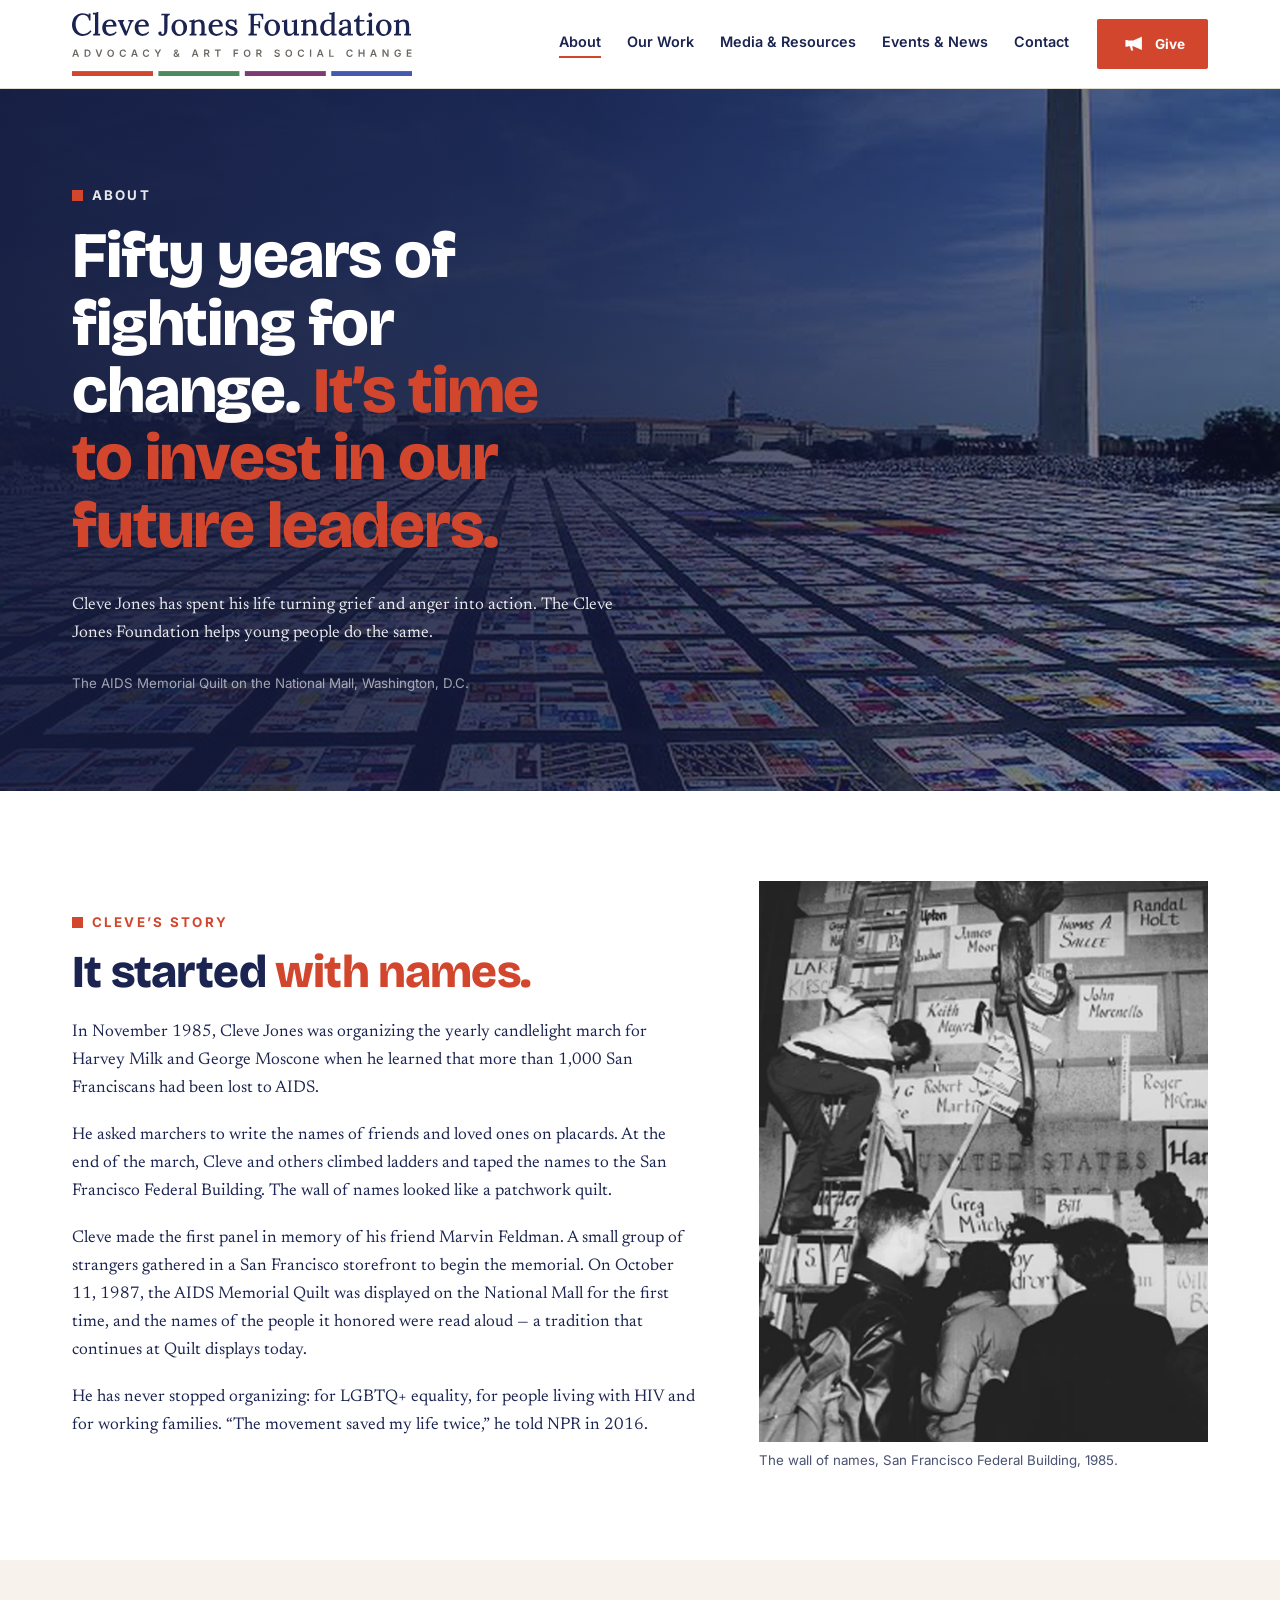
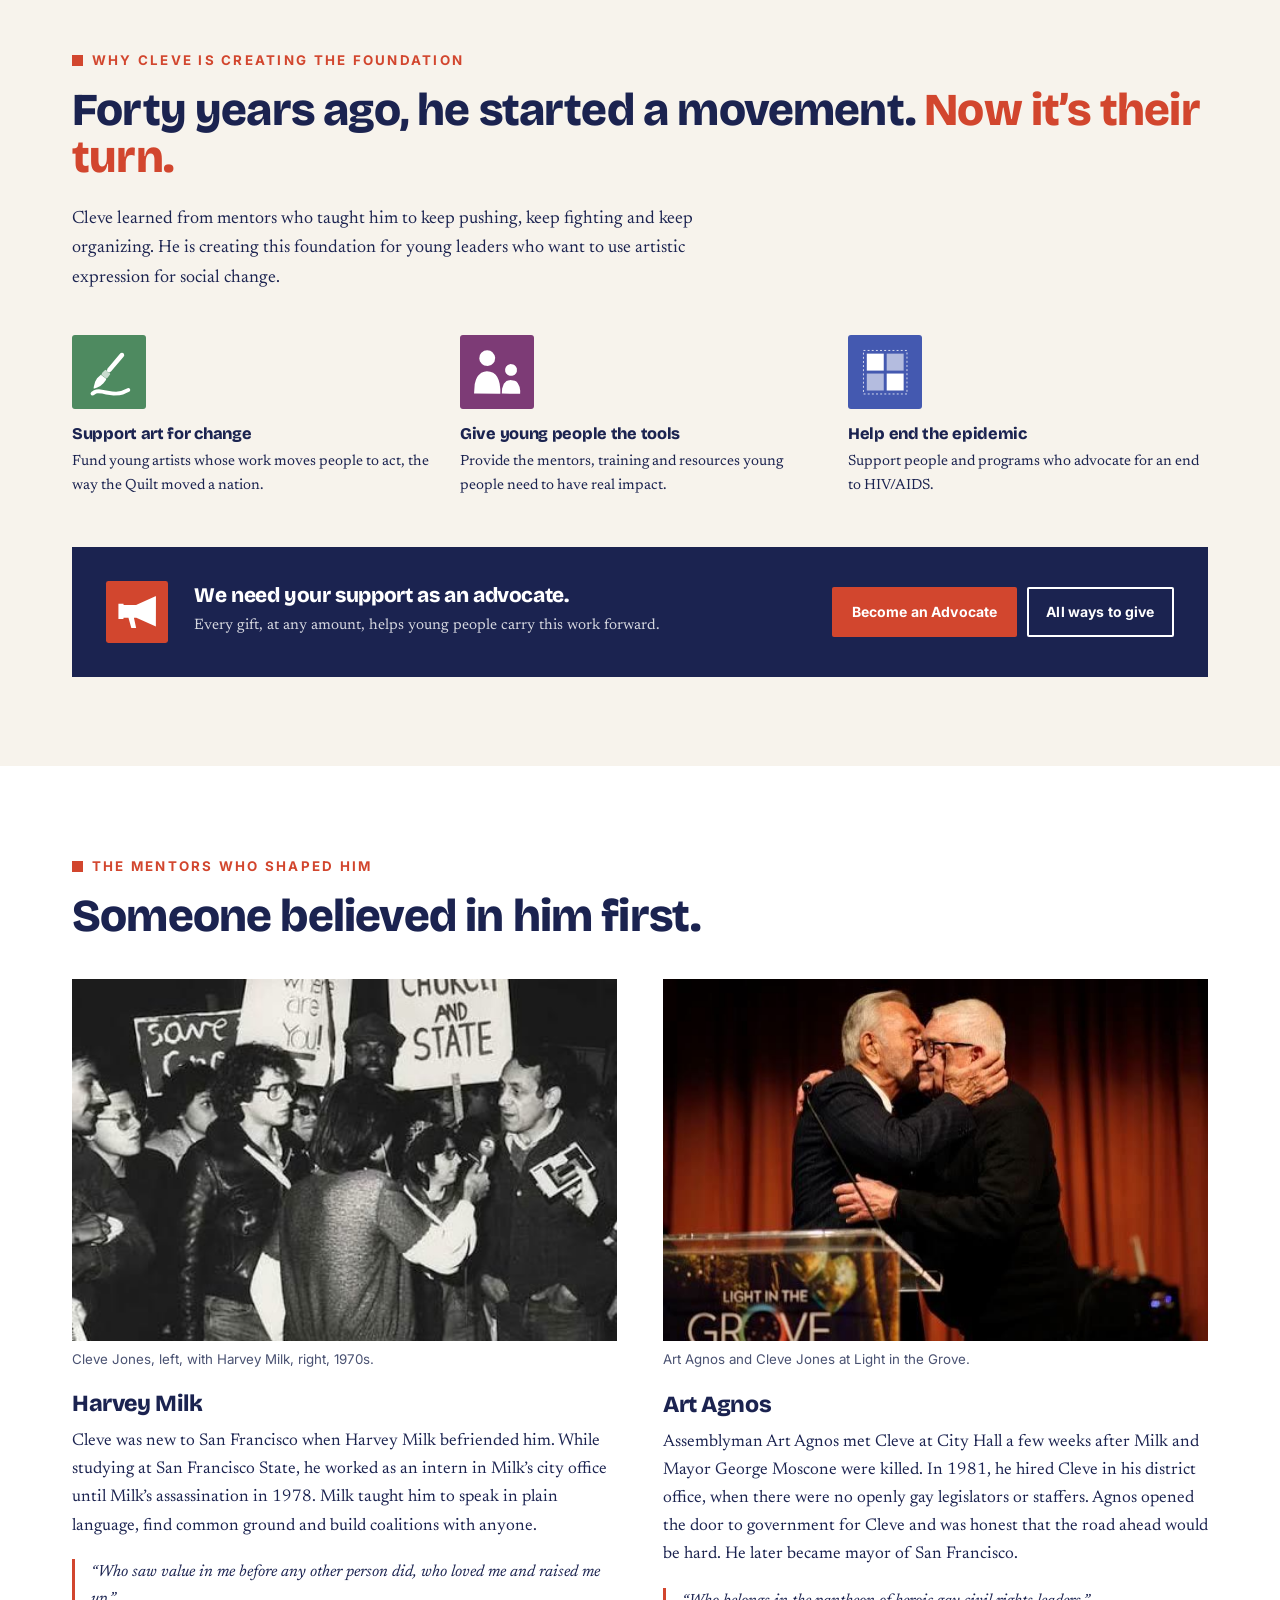
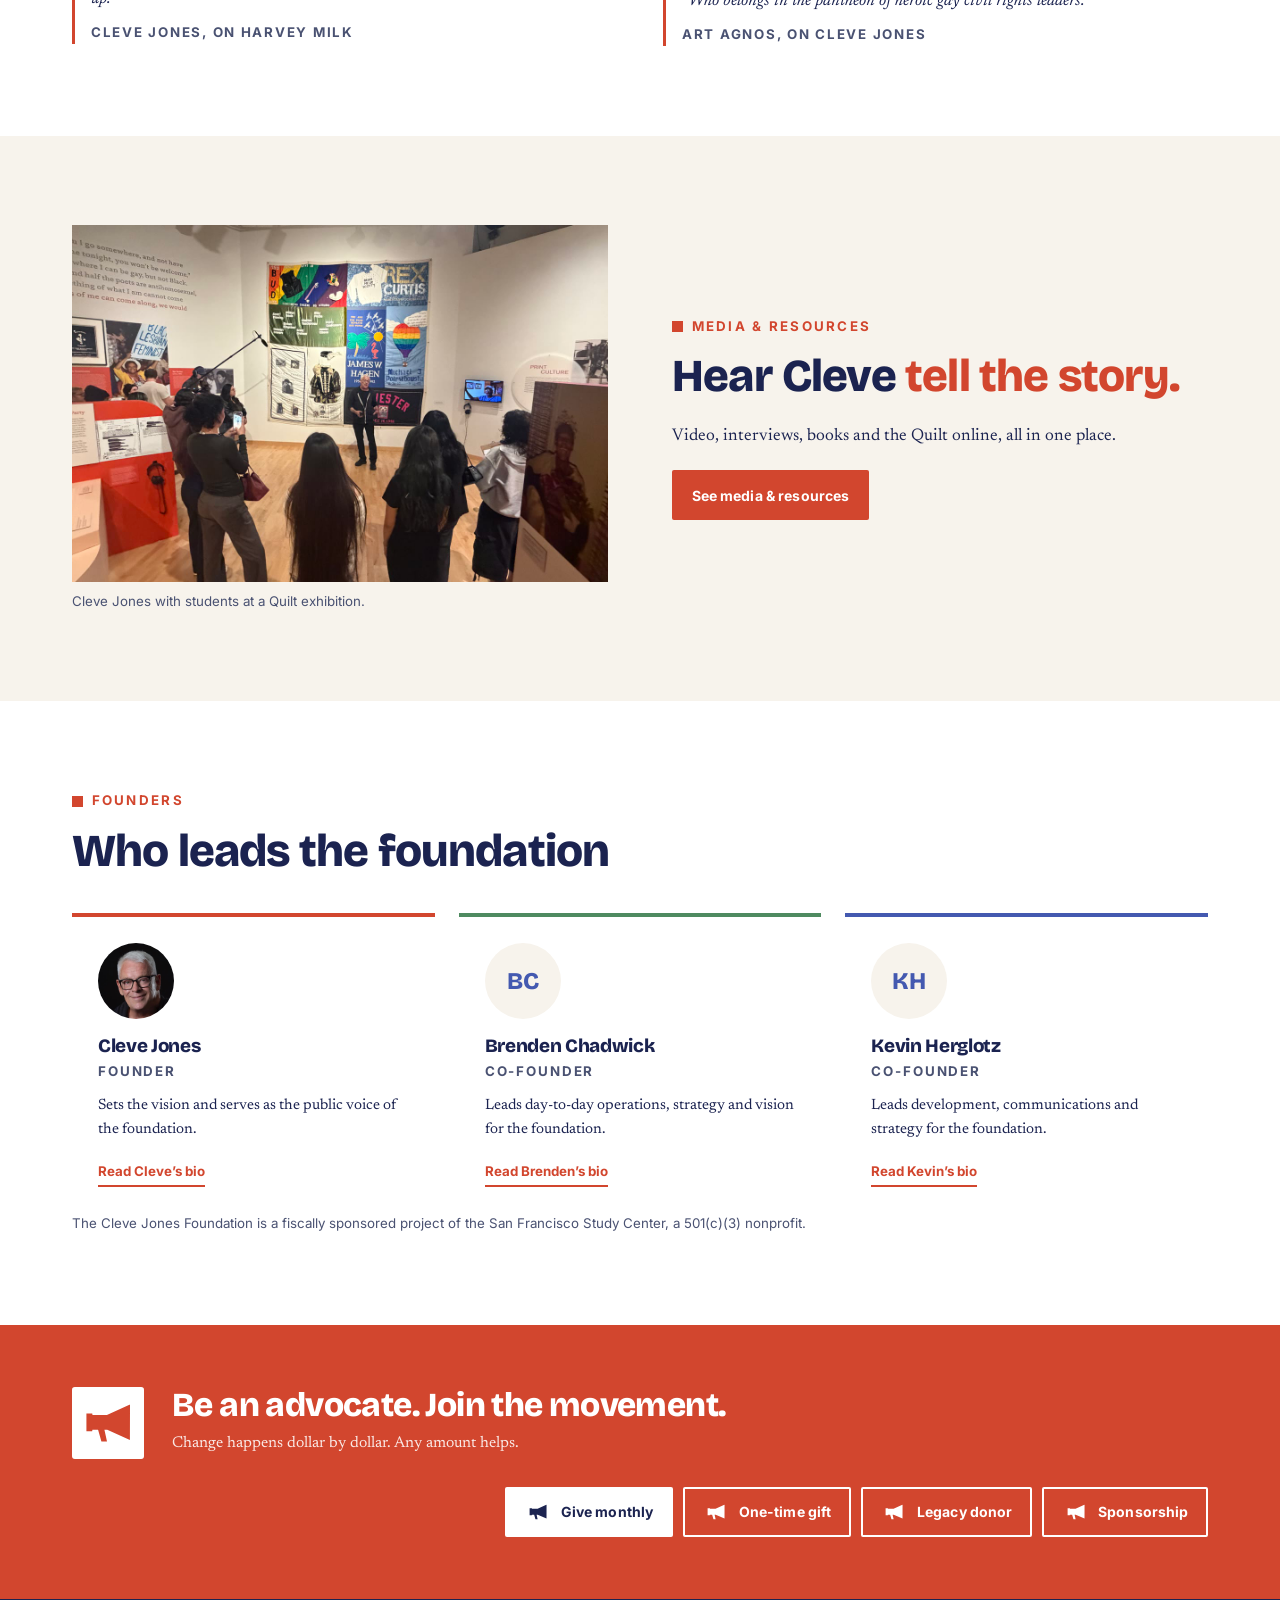
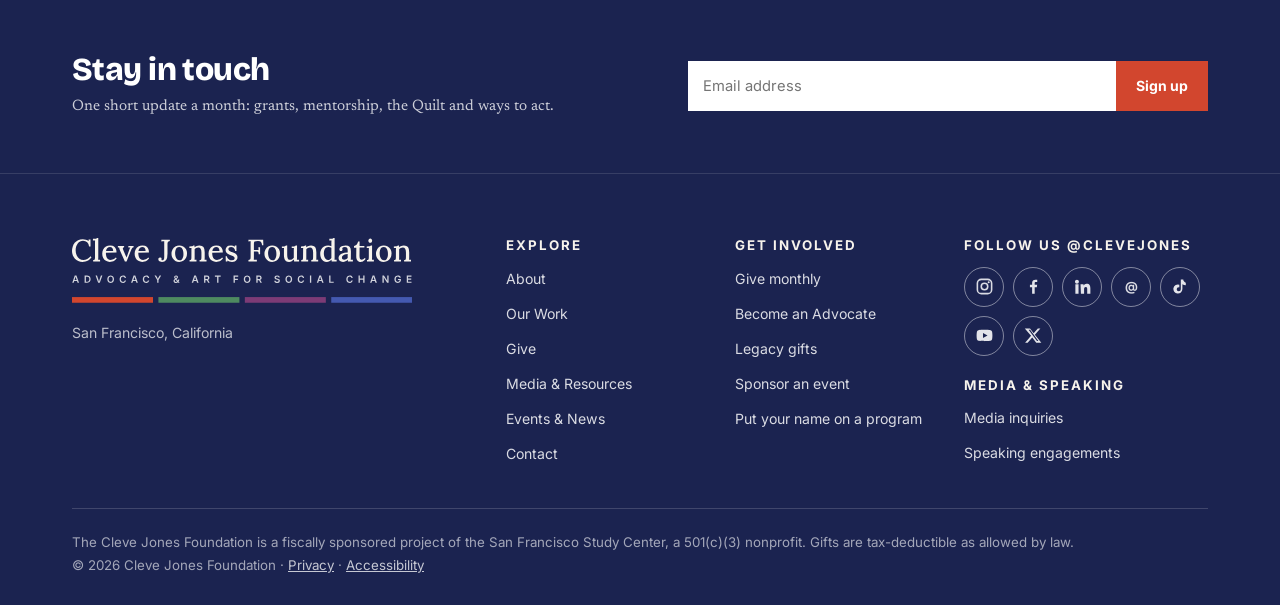
<file: site/about.html>
<!doctype html>
<html lang="en">
<head>
<meta charset="utf-8">
<meta name="viewport" content="width=device-width, initial-scale=1">
<title>About — Cleve Jones Foundation</title>
<meta name="description" content="Fifty years of fighting for change, the mentors who believed in Cleve Jones, and why he is investing in young leaders now.">
<meta property="og:title" content="About — Cleve Jones Foundation">
<meta property="og:description" content="Fifty years of fighting for change, the mentors who believed in Cleve Jones, and why he is investing in young leaders now.">
<meta property="og:type" content="website">
<meta property="og:image" content="https://clevejones.org/assets/img/hero-act.jpg">
<meta property="og:url" content="https://clevejones.org/about">
<meta property="og:site_name" content="Cleve Jones Foundation">
<meta name="twitter:card" content="summary_large_image">
<link rel="canonical" href="https://clevejones.org/about">
<meta name="theme-color" content="#1B2350">
<link rel="icon" href="assets/brand/favicon.svg" type="image/svg+xml">
<link rel="icon" href="assets/brand/favicon.png" type="image/png">
<link rel="preconnect" href="https://fonts.googleapis.com">
<link rel="preconnect" href="https://fonts.gstatic.com" crossorigin>
<link rel="stylesheet" href="https://fonts.googleapis.com/css2?family=Bricolage+Grotesque:opsz,wght@12..96,700;12..96,800&family=Inter:wght@400;600;700&family=Lora:wght@500&family=Newsreader:ital,opsz,wght@0,6..72,300;0,6..72,400;0,6..72,500;1,6..72,300;1,6..72,400&display=swap">
<link rel="stylesheet" href="assets/css/site.css">
</head>
<body>
<a class="skip" href="#main">Skip to content</a>

<svg class="sprite" aria-hidden="true" focusable="false" style="position:absolute;width:0;height:0;overflow:hidden">
  <!-- The logo, drawn from the November 2026 logo sheet ("CJF Logo 11-26").
       Lora 500 and Inter SemiBold converted to outlines and fitted to the
       sheet artwork, so it renders the same on every computer whether or not
       the web fonts load. Regenerate with _work/tools/make-logo.py. -->
  <defs>
  <path id="logo-name" d="M69.4 35Q68 23.7 61.6 17.6Q55.2 11.5 44.9 11.3Q38.4 11.3 32.8 14.2Q27.3 17.1 23.3 22.4Q19.2 27.6 17 34.7Q14.8 41.8 14.8 50.2Q14.8 61.7 18.9 70.5Q22.9 79.4 30 84.3Q37.1 89.2 46.2 89.2Q54.2 89.2 62.1 85.4Q69.9 81.5 75.1 74.5L79.2 78Q73.6 85.8 67.2 90Q60.7 94.1 54.4 95.6Q48 97 42.9 97Q33.5 97 25.5 93.6Q17.6 90.2 11.9 84.1Q6.2 78 3.1 69.9Q-0 61.8 -0 52.3Q-0 43.5 2.8 35.1Q5.5 26.7 10.9 19.8Q16.4 13 24.6 9Q32.8 4.9 43.8 4.9Q50.2 4.9 56.3 6.7Q62.4 8.5 68 12.1L67.4 5.8H75.2V35ZM86 89.7Q89.8 89.7 91.3 87.9Q92.8 86.2 93.1 83Q93.5 79.9 93.5 75.7V18.9Q93.5 16.8 93.5 14.6Q93.6 12.4 93.8 9.8Q91.7 10 89.3 10Q86.9 10.1 85 10.2V3.5Q90.7 3.5 94 3Q97.4 2.4 99.2 1.7Q101 0.9 101.9 0H106.7V79.4Q106.7 81.7 106.5 84Q106.4 86.3 106.2 88.7Q108.2 88.6 110.2 88.5Q112.3 88.4 114.1 88.3V95H86ZM153.6 97Q144.8 97 137.8 92.9Q130.8 88.8 126.8 81.3Q122.8 73.9 122.8 63.7Q122.8 54.9 126.7 47.2Q130.7 39.5 137.9 34.8Q145 30.1 154.5 30.1Q159.7 30.1 164.5 31.7Q169.2 33.4 172.9 36.8Q176.6 40.3 178.7 45.7Q180.9 51.2 180.9 59L137.6 59.8Q137.6 68.3 139.5 75Q141.5 81.7 145.9 85.3Q150.3 89 157.3 89Q160.7 89 164.6 87.8Q168.4 86.6 171.9 84.3Q175.3 82 177.7 78.9L181.6 82.3Q177.8 87.9 172.9 91.2Q168 94.4 162.9 95.7Q157.8 97 153.6 97ZM138.1 53.2H167.2Q167.2 48.5 165.8 44.6Q164.5 40.8 161.7 38.5Q159 36.2 154.7 36.2Q148 36.2 143.8 40.5Q139.5 44.7 138.1 53.2ZM214.8 95.4 196.2 53.5Q194.3 49.2 193.4 46.4Q192.4 43.7 192.1 41.7Q191.8 39.8 191.6 38.4L186.4 38.8V32.1H211.7V37.3Q208.3 37.4 207.3 39.1Q206.3 40.9 206.8 43.7Q207.4 46.6 208.7 49.8L217.3 70Q218.3 72.2 219.3 74.6Q220.2 77 221.2 79.5H221.4Q222.1 77.4 222.9 75.1Q223.8 72.7 224.5 70.6L233.1 47.1Q234.1 44 235.1 41.9Q236.2 39.8 237 38.3L228.9 38.8V32.1H250.2V37.3Q247.4 37.5 245.4 39.6Q243.4 41.8 241.7 45.4Q240 49.1 238.1 53.6L221.7 95.4ZM285.3 97Q276.5 97 269.5 92.9Q262.5 88.8 258.5 81.3Q254.4 73.9 254.4 63.7Q254.4 54.9 258.4 47.2Q262.4 39.5 269.5 34.8Q276.7 30.1 286.1 30.1Q291.4 30.1 296.1 31.7Q300.9 33.4 304.6 36.8Q308.3 40.3 310.4 45.7Q312.6 51.2 312.6 59L269.3 59.8Q269.3 68.3 271.2 75Q273.2 81.7 277.6 85.3Q282 89 289 89Q292.4 89 296.3 87.8Q300.1 86.6 303.6 84.3Q307 82 309.4 78.9L313.3 82.3Q309.5 87.9 304.6 91.2Q299.7 94.4 294.6 95.7Q289.5 97 285.3 97ZM269.8 53.2H298.8Q298.8 48.5 297.5 44.6Q296.2 40.8 293.4 38.5Q290.7 36.2 286.4 36.2Q279.7 36.2 275.5 40.5Q271.2 44.7 269.8 53.2ZM365.5 97Q361.6 97 358.2 95.7Q354.8 94.4 352.7 92Q350.7 89.7 350.7 86.6Q350.7 83.5 352.3 81.2Q353.9 78.9 357.2 78.8Q360.9 78.5 362.4 80.6Q363.9 82.8 363.9 85.2Q363.9 85.8 363.7 86.7Q363.5 87.7 363.1 88.6Q363.9 89.8 365.4 90.2Q366.9 90.6 367.8 90.6Q371.2 90.5 372.9 87.5Q374.6 84.5 374.6 77.6V24.7Q374.6 21.5 374.6 18.6Q374.6 15.7 374.7 13.4Q371.9 13.5 368.8 13.6Q365.6 13.7 363 13.9V6.9H397.3V12.5Q393.7 12.5 391.6 13.8Q389.5 15.1 388.7 17.8Q387.9 20.4 387.9 24.4V63.9Q387.9 81.8 382.4 89.4Q377 97 365.5 97ZM435.8 97Q426.9 97 419.7 93Q412.5 89 408.3 81.7Q404.1 74.5 404.1 65.1Q404.1 54.9 408.3 47Q412.5 39.1 419.7 34.6Q426.9 30.1 435.7 30.1Q444.6 30.1 451.8 34.2Q459 38.3 463.2 45.5Q467.4 52.7 467.4 62.2Q467.4 72.1 463.2 80Q459.1 87.9 452 92.5Q444.9 97 435.8 97ZM436.7 90.7Q442.7 90.6 446.2 86.9Q449.7 83.3 451.2 77.6Q452.7 71.8 452.7 65.7Q452.7 60.3 451.7 55.1Q450.8 49.8 448.8 45.6Q446.8 41.3 443.5 38.7Q440.2 36.1 435.6 36.2Q429.7 36.2 425.9 39.9Q422.2 43.5 420.5 49.3Q418.8 55 418.8 61.4Q418.8 68.8 420.7 75.5Q422.6 82.2 426.6 86.4Q430.5 90.7 436.7 90.7ZM477.6 95V89.7Q481.3 89.7 482.9 87.9Q484.4 86.2 484.7 83Q485 79.9 485 75.7L485.1 49.6Q485.1 47.6 485.2 45.2Q485.2 42.9 485.6 40.7Q483.4 40.8 481 40.8Q478.7 40.9 476.7 41V34.4Q482.4 34.4 485.6 33.8Q488.8 33.2 490.5 32.5Q492.2 31.7 493 30.8H497.6Q497.7 32 497.8 33Q497.8 34 497.9 35.1Q497.9 36.2 498.1 38Q500.8 35.7 504.1 34Q507.4 32.2 511 31.2Q514.6 30.1 517.8 30.1Q529 30.1 534 36.9Q539 43.7 539 58.1V79.4Q539 81.7 538.8 84Q538.7 86.3 538.4 88.7Q540.5 88.6 542.5 88.5Q544.6 88.4 546.4 88.3V95H518.3V89.7Q522.1 89.7 523.6 87.9Q525.1 86.2 525.4 83Q525.7 79.9 525.7 75.7V58.1Q525.6 48.2 522.5 43.2Q519.5 38.1 512.7 38.3Q508.6 38.3 504.7 40.3Q500.8 42.3 498.2 45.2Q498.2 46.4 498.2 47.9Q498.2 49.3 498.2 50.8V79.4Q498.2 81.7 498.1 84Q497.9 86.3 497.7 88.7Q499.7 88.6 501.8 88.5Q503.9 88.4 505.6 88.3V95ZM585.4 97Q576.6 97 569.6 92.9Q562.6 88.8 558.6 81.3Q554.5 73.9 554.5 63.7Q554.5 54.9 558.5 47.2Q562.5 39.5 569.6 34.8Q576.8 30.1 586.2 30.1Q591.5 30.1 596.2 31.7Q601 33.4 604.7 36.8Q608.4 40.3 610.5 45.7Q612.7 51.2 612.7 59L569.4 59.8Q569.4 68.3 571.3 75Q573.3 81.7 577.7 85.3Q582.1 89 589.1 89Q592.5 89 596.4 87.8Q600.2 86.6 603.7 84.3Q607.1 82 609.5 78.9L613.4 82.3Q609.6 87.9 604.7 91.2Q599.8 94.4 594.7 95.7Q589.6 97 585.4 97ZM569.9 53.2H598.9Q598.9 48.5 597.6 44.6Q596.3 40.8 593.5 38.5Q590.8 36.2 586.5 36.2Q579.8 36.2 575.6 40.5Q571.3 44.7 569.9 53.2ZM650 97Q644.1 97 639.1 95.4Q634 93.9 631 91.7L631.4 95.9H624.7L624.1 74.2H629.4Q629.6 78.9 632.3 82.7Q634.9 86.4 639.1 88.6Q643.3 90.7 648.3 90.7Q651.1 90.7 653.9 89.8Q656.7 88.8 658.6 86.9Q660.5 84.9 660.5 82Q660.5 78.9 658.5 76.8Q656.6 74.7 653.2 73.1Q649.9 71.5 645.6 69.8Q641.8 68.3 638 66.7Q634.2 65.1 630.9 62.8Q627.6 60.5 625.7 57.2Q623.9 53.9 623.9 49Q623.9 46.1 625 42.7Q626.1 39.4 628.6 36.6Q631.1 33.7 635.4 31.9Q639.7 30.1 646 30.1Q649.4 30.1 653.6 31.2Q657.8 32.4 661.5 35.1L661.3 30.7H668V52.9H662.6Q662.2 48.5 660.3 44.7Q658.3 40.9 654.8 38.5Q651.3 36.1 646.2 36.1Q641.3 36.1 638.3 38.6Q635.2 41 635.2 44.7Q635.2 48.3 637.5 50.6Q639.8 52.9 643.6 54.5Q647.4 56.1 651.8 57.8Q657.1 59.9 661.7 62.4Q666.4 64.9 669.3 68.7Q672.1 72.5 672.1 78.3Q672.1 84.5 668.9 88.8Q665.7 93 660.7 95Q655.7 97 650 97ZM716.7 95V89.5Q720.8 89.2 722.6 87.7Q724.5 86.2 725 83.2Q725.5 80.1 725.5 75.5V23.2Q725.5 20.4 725.6 17.8Q725.7 15.2 725.9 13.4Q723.7 13.5 721.2 13.6Q718.7 13.7 716.7 13.9V6.9H776.5L777.3 29.7H771.8Q771.8 22.5 769.4 18.8Q767 15 763.2 13.7Q759.4 12.5 755 12.6L747.5 12.9Q743.5 12.9 741.6 14.5Q739.8 16.1 739.3 19.1Q738.8 22.2 738.8 26.8V48.5L757.8 48.6L757 37.6H764V65.6H758.4Q758.4 60 756.9 57.6Q755.3 55.2 752.1 54.7Q749 54.2 744.3 54.4L738.8 54.6V78.1Q738.8 81.5 738.7 84.2Q738.7 86.9 738.4 88.6Q740.3 88.4 742.5 88.4Q744.7 88.3 746.9 88.2Q749 88.1 750.8 88.1V95ZM813.4 97Q804.5 97 797.3 93Q790.1 89 785.9 81.7Q781.7 74.5 781.7 65.1Q781.7 54.9 785.9 47Q790.1 39.1 797.3 34.6Q804.5 30.1 813.3 30.1Q822.2 30.1 829.4 34.2Q836.5 38.3 840.8 45.5Q845 52.7 845 62.2Q845 72.1 840.8 80Q836.7 87.9 829.6 92.5Q822.5 97 813.4 97ZM814.3 90.7Q820.3 90.6 823.8 86.9Q827.2 83.3 828.7 77.6Q830.2 71.8 830.2 65.7Q830.2 60.3 829.3 55.1Q828.4 49.8 826.4 45.6Q824.3 41.3 821.1 38.7Q817.8 36.1 813.1 36.2Q807.2 36.2 803.5 39.9Q799.8 43.5 798.1 49.3Q796.4 55 796.4 61.4Q796.4 68.8 798.3 75.5Q800.2 82.2 804.2 86.4Q808.1 90.7 814.3 90.7ZM881.6 97Q874.5 97 869.9 94.4Q865.3 91.7 863.1 85.6Q860.8 79.5 860.8 69.5V49.7Q860.8 47.6 860.9 45.2Q860.9 42.9 861.3 40.7Q859.2 40.8 856.8 40.8Q854.4 40.9 852.5 41V34.4H855.5Q861.8 34.4 865 33.2Q868.1 32.1 869.4 30.8H874.1V69.2Q874.1 79.1 876.9 84Q879.7 89 886.2 88.8Q890.5 88.8 894.5 86.3Q898.4 83.8 900.9 80.4V50.6Q900.9 47.8 901.1 45.4Q901.2 42.9 901.6 40.7Q899.3 40.8 896.9 40.8Q894.5 40.9 892.5 41V34.4H896.2Q901.7 34.4 904.8 33.2Q908 32.1 909.4 30.8H914.1L914 77.1Q914 79.1 913.9 82.6Q913.8 86.1 913.5 88.7Q915.7 88.6 918 88.4Q920.3 88.3 922.3 88.3V95H902.3Q902.1 93 901.9 91.2Q901.7 89.5 901.4 87.8Q897.5 91.5 892.4 94.2Q887.2 97 881.6 97ZM931.1 95V89.7Q934.9 89.7 936.4 87.9Q937.9 86.2 938.2 83Q938.5 79.9 938.5 75.7L938.7 49.6Q938.7 47.6 938.7 45.2Q938.8 42.9 939.2 40.7Q936.9 40.8 934.6 40.8Q932.3 40.9 930.2 41V34.4Q935.9 34.4 939.1 33.8Q942.3 33.2 944 32.5Q945.7 31.7 946.6 30.8H951.1Q951.2 32 951.3 33Q951.4 34 951.4 35.1Q951.5 36.2 951.6 38Q954.4 35.7 957.7 34Q960.9 32.2 964.5 31.2Q968.1 30.1 971.4 30.1Q982.6 30.1 987.5 36.9Q992.5 43.7 992.5 58.1V79.4Q992.5 81.7 992.4 84Q992.2 86.3 992 88.7Q994 88.6 996.1 88.5Q998.2 88.4 999.9 88.3V95H971.9V89.7Q975.6 89.7 977.2 87.9Q978.7 86.2 979 83Q979.3 79.9 979.3 75.7V58.1Q979.2 48.2 976.1 43.2Q973 38.1 966.2 38.3Q962.2 38.3 958.3 40.3Q954.4 42.3 951.7 45.2Q951.7 46.4 951.7 47.9Q951.7 49.3 951.7 50.8V79.4Q951.7 81.7 951.6 84Q951.5 86.3 951.2 88.7Q953.3 88.6 955.3 88.5Q957.4 88.4 959.2 88.3V95ZM1034.8 97Q1027.1 97 1021.1 93.2Q1015.1 89.3 1011.7 82.2Q1008.2 75 1008.2 65.3Q1008.2 55 1012.2 47.1Q1016.3 39.1 1023.6 34.6Q1030.9 30.1 1040.2 30.1Q1044.1 30.1 1047.7 31Q1051.2 32 1053.6 33.2V18.9Q1053.6 17 1053.8 14.7Q1053.9 12.4 1054.1 9.8Q1051.9 10 1049.5 10.1Q1047.1 10.2 1045.2 10.2V3.5Q1050.9 3.5 1054.2 3Q1057.5 2.4 1059.4 1.7Q1061.2 0.9 1062.1 0H1066.7V79.4Q1066.7 81.3 1066.6 83.7Q1066.5 86.1 1066.2 88.7Q1068.5 88.6 1070.7 88.4Q1073 88.3 1074.9 88.3V95H1054.9Q1054.6 93.2 1054.4 91.7Q1054.3 90.2 1054.1 88.7Q1050.4 92.7 1045.5 94.9Q1040.5 97 1034.8 97ZM1039.9 89.1Q1043.8 89.1 1047.5 86.9Q1051.2 84.8 1053.6 81.5Q1053.6 79.9 1053.6 78.1Q1053.6 76.4 1053.6 74.4V40.1Q1051.2 38.4 1048 37.4Q1044.8 36.5 1041.4 36.5Q1035.3 36.5 1031.1 40.1Q1026.8 43.7 1024.8 49.8Q1022.8 56 1022.9 63.9Q1023.2 70.7 1025.1 76.5Q1027 82.3 1030.7 85.7Q1034.4 89.1 1039.9 89.1ZM1120.9 95Q1120.7 93 1120.5 91.5Q1120.4 90 1120.2 88.3Q1115.9 92.6 1111 94.8Q1106.1 97 1100.8 97Q1091.7 97 1087.1 92.5Q1082.6 88.1 1082.6 81.4Q1082.6 75.6 1086 71.3Q1089.3 67.1 1094.9 64.4Q1100.4 61.7 1107 60.3Q1113.5 59 1119.8 59V51.6Q1119.8 47.6 1119 44.1Q1118.3 40.7 1116 38.5Q1113.6 36.2 1108.7 36.2Q1105.4 36.1 1102.2 37.4Q1098.9 38.8 1097.1 41.8Q1098.2 42.8 1098.5 44.1Q1098.8 45.4 1098.8 46.6Q1098.8 48.3 1097.3 50.5Q1095.8 52.7 1092.1 52.6Q1089.1 52.6 1087.5 50.5Q1086 48.5 1086 45.7Q1086 41.2 1089.3 37.6Q1092.6 34.1 1098.4 32.1Q1104.2 30.1 1111.4 30.1Q1122.2 30.1 1127.5 35.7Q1132.9 41.4 1132.9 53.6Q1132.9 58.1 1132.9 62.3Q1132.9 66.4 1132.8 70.6Q1132.7 74.7 1132.7 79.4Q1132.7 81.3 1132.6 83.7Q1132.5 86.1 1132.2 88.7Q1134.4 88.6 1136.6 88.4Q1138.9 88.3 1140.9 88.3V95ZM1119.8 64.8Q1115.8 65.1 1111.5 65.9Q1107.3 66.8 1103.9 68.6Q1100.5 70.3 1098.5 73.1Q1096.4 75.9 1096.4 79.8Q1096.6 84 1099.2 86.1Q1101.8 88.1 1105.3 88.1Q1109.7 88.1 1113.1 86.4Q1116.5 84.7 1119.8 81.7Q1119.7 80.3 1119.7 78.8Q1119.7 77.4 1119.7 75.7Q1119.7 74.6 1119.7 71.5Q1119.8 68.4 1119.8 64.8ZM1172.4 97Q1169.2 97 1166 96.2Q1162.8 95.4 1160.2 92.9Q1157.5 90.5 1156 85.8Q1154.5 81.2 1154.5 73.5L1154.8 39.1H1145.4V32.1Q1148.8 32 1152.4 29.6Q1155.9 27.2 1158.5 23.2Q1161.2 19.1 1162.2 14.5H1168.1V32.1H1187.5V38.6L1168.1 38.9L1167.8 72.5Q1167.8 77.3 1168.7 80.8Q1169.5 84.4 1171.4 86.4Q1173.4 88.3 1176.8 88.3Q1179.7 88.3 1182.7 86.6Q1185.8 84.8 1188.6 80.8L1192.9 84.5Q1189.8 89 1186.8 91.5Q1183.8 94 1181 95.2Q1178.3 96.4 1176 96.7Q1173.7 97 1172.4 97ZM1198.1 89.7Q1201.9 89.7 1203.4 87.9Q1204.9 86.2 1205.3 83Q1205.6 79.9 1205.6 75.7V49.7Q1205.6 47.6 1205.7 45.4Q1205.8 43.2 1206.1 40.7Q1203.9 40.8 1201.5 40.8Q1199.2 40.9 1197.1 41V34.4Q1202.8 34.4 1206.1 33.8Q1209.5 33.2 1211.3 32.5Q1213.1 31.7 1214 30.8H1218.8V79.4Q1218.8 81.7 1218.6 84Q1218.5 86.3 1218.3 88.7Q1220.3 88.6 1222.4 88.5Q1224.4 88.4 1226.2 88.3V95H1198.1ZM1211.5 19.3Q1208.2 19.3 1205.9 16.8Q1203.7 14.4 1203.7 10.8Q1203.7 7.3 1206.1 4.9Q1208.5 2.4 1211.5 2.4Q1214.7 2.4 1216.9 4.9Q1219.2 7.3 1219.2 10.8Q1219.2 14.4 1216.9 16.8Q1214.7 19.3 1211.5 19.3ZM1266.4 97Q1257.5 97 1250.3 93Q1243.2 89 1239 81.7Q1234.7 74.5 1234.7 65.1Q1234.7 54.9 1239 47Q1243.2 39.1 1250.3 34.6Q1257.5 30.1 1266.3 30.1Q1275.2 30.1 1282.4 34.2Q1289.6 38.3 1293.8 45.5Q1298 52.7 1298 62.2Q1298 72.1 1293.9 80Q1289.7 87.9 1282.6 92.5Q1275.5 97 1266.4 97ZM1267.3 90.7Q1273.4 90.6 1276.8 86.9Q1280.3 83.3 1281.8 77.6Q1283.3 71.8 1283.3 65.7Q1283.3 60.3 1282.4 55.1Q1281.4 49.8 1279.4 45.6Q1277.4 41.3 1274.1 38.7Q1270.8 36.1 1266.2 36.2Q1260.3 36.2 1256.6 39.9Q1252.9 43.5 1251.2 49.3Q1249.5 55 1249.5 61.4Q1249.5 68.8 1251.3 75.5Q1253.2 82.2 1257.2 86.4Q1261.2 90.7 1267.3 90.7ZM1308.2 95V89.7Q1312 89.7 1313.5 87.9Q1315 86.2 1315.3 83Q1315.6 79.9 1315.6 75.7L1315.7 49.6Q1315.7 47.6 1315.8 45.2Q1315.9 42.9 1316.2 40.7Q1314 40.8 1311.7 40.8Q1309.3 40.9 1307.3 41V34.4Q1313 34.4 1316.2 33.8Q1319.4 33.2 1321.1 32.5Q1322.8 31.7 1323.7 30.8H1328.2Q1328.3 32 1328.4 33Q1328.5 34 1328.5 35.1Q1328.6 36.2 1328.7 38Q1331.5 35.7 1334.7 34Q1338 32.2 1341.6 31.2Q1345.2 30.1 1348.4 30.1Q1359.6 30.1 1364.6 36.9Q1369.6 43.7 1369.6 58.1V79.4Q1369.6 81.7 1369.5 84Q1369.3 86.3 1369.1 88.7Q1371.1 88.6 1373.2 88.5Q1375.2 88.4 1377 88.3V95H1349V89.7Q1352.7 89.7 1354.2 87.9Q1355.7 86.2 1356.1 83Q1356.4 79.9 1356.4 75.7V58.1Q1356.2 48.2 1353.2 43.2Q1350.1 38.1 1343.3 38.3Q1339.3 38.3 1335.4 40.3Q1331.5 42.3 1328.8 45.2Q1328.8 46.4 1328.8 47.9Q1328.8 49.3 1328.8 50.8V79.4Q1328.8 81.7 1328.7 84Q1328.6 86.3 1328.3 88.7Q1330.3 88.6 1332.4 88.5Q1334.5 88.4 1336.2 88.3V95Z"/>
  <path id="logo-tag" d="M1 182 11.3 152.4H18L28.6 182H22.7L17.5 166.6Q16.7 164.3 15.9 161.3Q15.1 158.3 14 154.4H15.2Q14.2 158.3 13.4 161.3Q12.6 164.3 11.8 166.6L6.8 182ZM7 174.7V170.4H22.5V174.7ZM61.2 182H53.7V177.4H60.9Q64 177.4 66.1 176.3Q68.2 175.1 69.2 172.9Q70.3 170.6 70.3 167.2Q70.3 163.8 69.2 161.6Q68.2 159.3 66.1 158.2Q64.1 157 61.1 157H53.6V152.4H61.4Q65.8 152.4 69 154.2Q72.1 156 73.8 159.3Q75.5 162.6 75.5 167.2Q75.5 171.8 73.8 175.1Q72.1 178.5 68.9 180.2Q65.7 182 61.2 182ZM56.5 152.4V182H51.2V152.4ZM106.2 182 95.7 152.4H101.5L106.7 167.8Q107.5 170.1 108.3 173.1Q109.2 176.1 110.2 179.9H109.1Q110.1 176.1 110.9 173.1Q111.7 170.1 112.4 167.8L117.5 152.4H123.3L112.9 182ZM157 182.4Q153.1 182.4 150.1 180.6Q147 178.8 145.2 175.4Q143.4 172 143.4 167.2Q143.4 162.5 145.2 159.1Q147 155.7 150.1 153.9Q153.1 152.1 157 152.1Q160.9 152.1 164 153.9Q167 155.7 168.8 159.1Q170.6 162.5 170.6 167.2Q170.6 172 168.8 175.4Q167 178.8 164 180.6Q160.9 182.4 157 182.4ZM157 177.7Q159.4 177.7 161.3 176.5Q163.1 175.3 164.2 172.9Q165.2 170.6 165.2 167.2Q165.2 163.9 164.2 161.5Q163.1 159.2 161.3 158Q159.4 156.8 157 156.8Q154.6 156.8 152.7 158Q150.9 159.2 149.8 161.5Q148.8 163.9 148.8 167.2Q148.8 170.6 149.8 172.9Q150.9 175.2 152.7 176.4Q154.6 177.7 157 177.7ZM206.9 182.4Q203 182.4 199.9 180.6Q196.9 178.8 195.1 175.4Q193.4 172 193.4 167.2Q193.4 162.5 195.1 159.1Q196.9 155.7 200 153.9Q203 152.1 206.9 152.1Q209.3 152.1 211.4 152.7Q213.5 153.4 215.2 154.7Q216.8 156.1 217.9 158Q219 159.9 219.3 162.3H214Q213.7 161 213.1 159.9Q212.5 158.9 211.6 158.2Q210.6 157.5 209.5 157.2Q208.3 156.8 207 156.8Q204.5 156.8 202.7 158Q200.8 159.2 199.7 161.6Q198.7 163.9 198.7 167.2Q198.7 170.6 199.7 173Q200.8 175.3 202.7 176.5Q204.6 177.7 206.9 177.7Q208.3 177.7 209.4 177.3Q210.6 176.9 211.6 176.2Q212.5 175.5 213.1 174.5Q213.8 173.5 214 172.2H219.4Q219.1 174.3 218.1 176.1Q217.1 178 215.4 179.4Q213.8 180.8 211.7 181.6Q209.5 182.4 206.9 182.4ZM239.9 182 250.2 152.4H257L267.5 182H261.7L256.4 166.6Q255.7 164.3 254.8 161.3Q254 158.3 253 154.4H254.1Q253.1 158.3 252.3 161.3Q251.5 164.3 250.8 166.6L245.7 182ZM245.9 174.7V170.4H261.5V174.7ZM301.1 182.4Q297.2 182.4 294.2 180.6Q291.1 178.8 289.4 175.4Q287.6 172 287.6 167.2Q287.6 162.5 289.4 159.1Q291.2 155.7 294.2 153.9Q297.3 152.1 301.1 152.1Q303.6 152.1 305.7 152.7Q307.8 153.4 309.4 154.7Q311.1 156.1 312.2 158Q313.2 159.9 313.6 162.3H308.3Q308 161 307.4 159.9Q306.7 158.9 305.8 158.2Q304.9 157.5 303.7 157.2Q302.5 156.8 301.2 156.8Q298.8 156.8 296.9 158Q295 159.2 294 161.6Q292.9 163.9 292.9 167.2Q292.9 170.6 294 173Q295.1 175.3 296.9 176.5Q298.8 177.7 301.2 177.7Q302.5 177.7 303.7 177.3Q304.9 176.9 305.8 176.2Q306.7 175.5 307.4 174.5Q308 173.5 308.3 172.2H313.6Q313.3 174.3 312.3 176.1Q311.3 178 309.7 179.4Q308.1 180.8 305.9 181.6Q303.8 182.4 301.1 182.4ZM346.1 182V170.6L335.2 152.4H341.4L346.6 161.8Q347.5 163.2 348.1 164.6Q348.8 166 349.5 168H348.1Q348.8 166 349.4 164.6Q350.1 163.2 350.8 161.8L356 152.4H362.2L351.4 170.6V182ZM422.3 182.4Q419.3 182.4 417.1 181.3Q414.9 180.2 413.7 178.4Q412.6 176.5 412.6 174.2Q412.6 172.4 413.3 171Q414 169.6 415.3 168.5Q416.6 167.3 418.3 166.2L423.5 162.6Q424.1 162.2 424.7 161.7Q425.2 161.1 425.5 160.5Q425.9 159.8 425.9 159.1Q425.9 157.9 425.1 157.1Q424.3 156.3 422.9 156.3Q421.9 156.3 421.2 156.7Q420.5 157.1 420.1 157.8Q419.7 158.5 419.7 159.4Q419.7 160.4 420.2 161.4Q420.7 162.3 421.5 163.4Q422.4 164.5 423.5 165.8L437.4 182H431.7L420.3 168.8Q418.9 167.2 417.7 165.8Q416.6 164.3 415.8 162.8Q415.1 161.2 415.1 159.3Q415.1 157.3 416 155.6Q417 154 418.7 153.1Q420.5 152.1 422.8 152.1Q425.1 152.1 426.8 153Q428.5 154 429.4 155.5Q430.3 157 430.3 158.9Q430.3 160.2 429.8 161.4Q429.3 162.6 428.4 163.6Q427.6 164.6 426.4 165.5L420.4 169.9Q419 170.9 418.3 171.9Q417.6 172.9 417.6 174.1Q417.6 175.3 418.2 176.3Q418.8 177.2 419.9 177.7Q420.9 178.2 422.3 178.2Q424 178.2 425.6 177.5Q427.1 176.7 428.4 175.4Q429.6 174.1 430.4 172.2Q431.2 170.4 431.2 168.1H435.6Q435.6 170.9 435 173Q434.4 175 433.4 176.4Q432.4 177.9 431.4 178.7L430.1 179.6Q428.5 181.1 426.4 181.7Q424.3 182.4 422.3 182.4ZM486.3 182 496.6 152.4H503.4L513.9 182H508.1L502.8 166.6Q502.1 164.3 501.2 161.3Q500.4 158.3 499.4 154.4H500.5Q499.5 158.3 498.7 161.3Q497.9 164.3 497.2 166.6L492.1 182ZM492.3 174.7V170.4H507.9V174.7ZM536.5 182V152.4H547.6Q551 152.4 553.3 153.6Q555.6 154.8 556.8 157Q558 159.1 558 161.9Q558 164.7 556.8 166.8Q555.6 168.9 553.3 170Q550.9 171.2 547.5 171.2H539.6V166.8H546.8Q548.8 166.8 550.1 166.2Q551.4 165.6 552 164.5Q552.6 163.5 552.6 161.9Q552.6 160.3 552 159.2Q551.4 158.1 550.1 157.5Q548.8 156.9 546.8 156.9H541.8V182ZM553.2 182 546 168.6H551.8L559.1 182ZM580.4 156.9V152.4H603.9V156.9H594.8V182H589.5V156.9ZM656.2 182V152.4H675.1V156.9H661.5V165.8H673.8V170.2H661.5V182ZM711.4 182.4Q707.5 182.4 704.4 180.6Q701.4 178.8 699.6 175.4Q697.8 172 697.8 167.2Q697.8 162.5 699.6 159.1Q701.4 155.7 704.4 153.9Q707.5 152.1 711.4 152.1Q715.3 152.1 718.3 153.9Q721.4 155.7 723.2 159.1Q724.9 162.5 724.9 167.2Q724.9 172 723.2 175.4Q721.4 178.8 718.3 180.6Q715.3 182.4 711.4 182.4ZM711.4 177.7Q713.8 177.7 715.7 176.5Q717.5 175.3 718.6 172.9Q719.6 170.6 719.6 167.2Q719.6 163.9 718.6 161.5Q717.5 159.2 715.7 158Q713.8 156.8 711.4 156.8Q709 156.8 707.1 158Q705.2 159.2 704.2 161.5Q703.1 163.9 703.1 167.2Q703.1 170.6 704.2 172.9Q705.2 175.2 707.1 176.4Q709 177.7 711.4 177.7ZM748.7 182V152.4H759.7Q763.1 152.4 765.4 153.6Q767.7 154.8 768.9 157Q770.1 159.1 770.1 161.9Q770.1 164.7 768.9 166.8Q767.7 168.9 765.4 170Q763 171.2 759.6 171.2H751.7V166.8H758.9Q760.9 166.8 762.2 166.2Q763.5 165.6 764.1 164.5Q764.7 163.5 764.7 161.9Q764.7 160.3 764.1 159.2Q763.5 158.1 762.2 157.5Q760.9 156.9 758.9 156.9H754V182ZM765.3 182 758.1 168.6H763.9L771.2 182ZM833.1 182.5Q829.7 182.5 827.2 181.4Q824.7 180.3 823.2 178.3Q821.8 176.2 821.7 173.3H826.9Q827 174.9 827.9 175.9Q828.7 176.9 830.1 177.4Q831.4 177.9 833.1 177.9Q834.9 177.9 836.2 177.4Q837.5 176.9 838.3 175.9Q839 174.9 839 173.7Q839 172.5 838.4 171.8Q837.7 171 836.5 170.5Q835.3 170 833.7 169.6L830.4 168.7Q826.6 167.7 824.6 165.8Q822.5 163.9 822.5 160.8Q822.5 158.1 823.9 156.2Q825.3 154.2 827.8 153.1Q830.2 152.1 833.3 152.1Q836.4 152.1 838.8 153.1Q841.2 154.2 842.5 156.2Q843.9 158.1 843.9 160.5H838.8Q838.6 158.6 837.1 157.6Q835.6 156.6 833.2 156.6Q831.5 156.6 830.3 157.1Q829.1 157.6 828.5 158.4Q827.9 159.3 827.9 160.4Q827.9 161.7 828.6 162.5Q829.4 163.3 830.5 163.7Q831.7 164.2 832.9 164.5L835.6 165.2Q837.3 165.6 838.8 166.3Q840.4 166.9 841.6 167.9Q842.9 168.9 843.6 170.4Q844.3 171.8 844.3 173.7Q844.3 176.3 843 178.3Q841.7 180.3 839.2 181.4Q836.7 182.5 833.1 182.5ZM880.5 182.4Q876.7 182.4 873.6 180.6Q870.5 178.8 868.7 175.4Q867 172 867 167.2Q867 162.5 868.7 159.1Q870.5 155.7 873.6 153.9Q876.7 152.1 880.5 152.1Q884.4 152.1 887.5 153.9Q890.5 155.7 892.3 159.1Q894.1 162.5 894.1 167.2Q894.1 172 892.3 175.4Q890.5 178.8 887.5 180.6Q884.4 182.4 880.5 182.4ZM880.5 177.7Q882.9 177.7 884.8 176.5Q886.6 175.3 887.7 172.9Q888.8 170.6 888.8 167.2Q888.8 163.9 887.7 161.5Q886.6 159.2 884.8 158Q882.9 156.8 880.5 156.8Q878.1 156.8 876.3 158Q874.4 159.2 873.3 161.5Q872.3 163.9 872.3 167.2Q872.3 170.6 873.3 172.9Q874.4 175.2 876.3 176.4Q878.1 177.7 880.5 177.7ZM930.4 182.4Q926.5 182.4 923.5 180.6Q920.4 178.8 918.6 175.4Q916.9 172 916.9 167.2Q916.9 162.5 918.6 159.1Q920.4 155.7 923.5 153.9Q926.5 152.1 930.4 152.1Q932.8 152.1 934.9 152.7Q937 153.4 938.7 154.7Q940.3 156.1 941.4 158Q942.5 159.9 942.8 162.3H937.5Q937.3 161 936.6 159.9Q936 158.9 935.1 158.2Q934.1 157.5 933 157.2Q931.8 156.8 930.5 156.8Q928.1 156.8 926.2 158Q924.3 159.2 923.2 161.6Q922.2 163.9 922.2 167.2Q922.2 170.6 923.3 173Q924.3 175.3 926.2 176.5Q928.1 177.7 930.5 177.7Q931.8 177.7 933 177.3Q934.1 176.9 935.1 176.2Q936 175.5 936.6 174.5Q937.3 173.5 937.5 172.2H942.9Q942.6 174.3 941.6 176.1Q940.6 178 938.9 179.4Q937.3 180.8 935.2 181.6Q933 182.4 930.4 182.4ZM971.7 152.4V182H966.4V152.4ZM994.4 182 1004.7 152.4H1011.4L1022 182H1016.2L1010.9 166.6Q1010.1 164.3 1009.3 161.3Q1008.5 158.3 1007.4 154.4H1008.6Q1007.6 158.3 1006.8 161.3Q1006 164.3 1005.2 166.6L1000.2 182ZM1000.4 174.7V170.4H1016V174.7ZM1044.6 182V152.4H1049.9V177.5H1063V182ZM1127.8 182.4Q1123.9 182.4 1120.8 180.6Q1117.8 178.8 1116 175.4Q1114.3 172 1114.3 167.2Q1114.3 162.5 1116 159.1Q1117.8 155.7 1120.9 153.9Q1123.9 152.1 1127.8 152.1Q1130.2 152.1 1132.3 152.7Q1134.4 153.4 1136.1 154.7Q1137.7 156.1 1138.8 158Q1139.9 159.9 1140.2 162.3H1134.9Q1134.7 161 1134 159.9Q1133.4 158.9 1132.5 158.2Q1131.5 157.5 1130.4 157.2Q1129.2 156.8 1127.9 156.8Q1125.4 156.8 1123.6 158Q1121.7 159.2 1120.6 161.6Q1119.6 163.9 1119.6 167.2Q1119.6 170.6 1120.6 173Q1121.7 175.3 1123.6 176.5Q1125.5 177.7 1127.8 177.7Q1129.2 177.7 1130.3 177.3Q1131.5 176.9 1132.5 176.2Q1133.4 175.5 1134 174.5Q1134.7 173.5 1134.9 172.2H1140.3Q1140 174.3 1139 176.1Q1138 178 1136.3 179.4Q1134.7 180.8 1132.6 181.6Q1130.4 182.4 1127.8 182.4ZM1163.8 182V152.4H1169.1V164.7H1182.9V152.4H1188.2V182H1182.9V169.1H1169.1V182ZM1210.8 182 1221.1 152.4H1227.9L1238.4 182H1232.6L1227.3 166.6Q1226.6 164.3 1225.7 161.3Q1224.9 158.3 1223.9 154.4H1225Q1224 158.3 1223.2 161.3Q1222.4 164.3 1221.7 166.6L1216.6 182ZM1216.8 174.7V170.4H1232.4V174.7ZM1261 182V152.4H1267L1277.2 168.7Q1277.9 169.7 1278.6 171Q1279.3 172.3 1280.1 173.9Q1280.9 175.5 1281.6 177.4H1281Q1280.9 175.7 1280.8 174Q1280.7 172.2 1280.6 170.6Q1280.6 169 1280.6 168V152.4H1285.9V182H1279.9L1270.7 167.3Q1269.8 165.9 1269.1 164.6Q1268.3 163.2 1267.4 161.5Q1266.5 159.7 1265.2 157.3H1266Q1266.1 159.5 1266.2 161.4Q1266.3 163.3 1266.4 164.9Q1266.4 166.4 1266.4 167.3V182ZM1323.3 182.4Q1319.2 182.4 1316.2 180.6Q1313.1 178.7 1311.4 175.3Q1309.6 171.9 1309.6 167.3Q1309.6 162.5 1311.4 159.1Q1313.2 155.7 1316.2 153.9Q1319.3 152.1 1323.2 152.1Q1325.6 152.1 1327.7 152.8Q1329.8 153.5 1331.5 154.8Q1333.1 156.1 1334.2 157.9Q1335.3 159.7 1335.6 161.9H1330.2Q1329.8 160.7 1329.2 159.8Q1328.6 158.8 1327.7 158.2Q1326.8 157.5 1325.7 157.1Q1324.6 156.8 1323.2 156.8Q1320.9 156.8 1319 158Q1317.1 159.2 1316 161.5Q1315 163.9 1315 167.2Q1315 170.6 1316 172.9Q1317.1 175.2 1319 176.4Q1320.9 177.7 1323.3 177.7Q1325.6 177.7 1327.3 176.8Q1328.9 175.9 1329.8 174.3Q1330.7 172.7 1330.7 170.5L1331.9 170.7H1323.9V166.6H1335.9V170.1Q1335.9 173.9 1334.2 176.7Q1332.6 179.4 1329.8 180.9Q1327 182.4 1323.3 182.4ZM1359.7 182V152.4H1378.9V156.9H1365V164.9H1377.9V169.3H1365V177.5H1379V182Z"/>
  <symbol id="logo-full" viewBox="0 0 1381 263"><use href="#logo-name" fill="var(--logo-name,#1B2350)"/><use href="#logo-tag" fill="var(--logo-tag,#6B6660)"/><rect x="0" y="240" width="329" height="24" fill="#D2462E"/><rect x="351" y="240" width="329" height="24" fill="#4E8A60"/><rect x="702" y="240" width="329" height="24" fill="#7D3B76"/><rect x="1053" y="240" width="329" height="24" fill="#4459B0"/></symbol>
  <symbol id="logo-compact" viewBox="0 0 1381 175"><use href="#logo-name" fill="var(--logo-name,#1B2350)"/><rect x="0" y="151" width="329" height="24" fill="#D2462E"/><rect x="351" y="151" width="329" height="24" fill="#4E8A60"/><rect x="702" y="151" width="329" height="24" fill="#7D3B76"/><rect x="1053" y="151" width="329" height="24" fill="#4459B0"/></symbol>
  </defs>
  <symbol id="i-bullhorn" viewBox="0 0 200 200"><path fill="currentColor" d="M159.49 49.07L96.99 77.55L56.94 77.55L56.25 73.38L40.05 73.38L40.05 122.69L56.02 122.92L56.71 118.75L72.45 118.75L81.71 151.62L97.22 151.39L90.05 118.75L97.92 118.75L160.88 146.99L161.11 49.54Z"/></symbol>
  <symbol id="i-brush" viewBox="0 0 200 200"><path fill="currentColor" opacity=".7" d="M90.05 93.75L81.71 102.31L79.4 107.18L92.59 117.82L96.06 115.28L103.47 105.09L101.16 101.85L96.53 100.46L93.98 96.06Z"/><path fill="currentColor" d="M134.49 47.92L130.79 49.31L95.6 91.2L94.44 97.22L96.3 100L100.69 101.16L105.32 98.84L139.35 58.56L141.2 55.32L140.51 51.16L138.19 48.61ZM78.01 107.18L67.82 117.13L62.5 126.39L58.56 141.2L58.8 145.14L68.29 142.13L76.39 137.73L84.95 130.32L91.2 122.22L92.36 119.91L91.67 117.82ZM151.85 143.29L132.64 151.16L118.98 153.24L108.8 153.01L72.92 146.53L65.51 147.45L57.87 150.23L52.31 153.94L50.46 156.48L50.23 159.72L52.31 162.73L54.63 163.66L58.33 162.73L65.51 158.33L69.68 157.41L81.25 158.1L91.9 160.88L112.5 163.66L128.7 162.73L137.96 160.65L155.56 152.55L157.18 150.23L157.18 146.53L155.09 143.98Z"/></symbol>
  <symbol id="i-people" viewBox="0 0 200 200"><path fill="currentColor" d="M73.38 40.97L65.28 42.59L57.64 48.15L53.7 54.17L52.08 63.19L53.7 71.06L59.26 78.7L65.51 82.41L75 84.03L84.26 81.25L89.81 76.62L93.29 71.3L95.14 61.81L93.52 54.4L87.73 46.3L81.71 42.59ZM136.11 78.7L129.17 81.02L124.31 85.88L121.99 92.13L122.22 98.61L124.31 103.24L129.17 108.33L134.72 110.42L141.2 110.42L146.99 108.1L151.62 103.24L153.7 98.61L153.7 90.74L151.39 85.65L147.69 81.71L143.98 79.63ZM72.69 98.15L65.28 99.07L57.64 102.08L50 108.56L46.53 113.66L43.06 121.06L39.81 132.41L37.96 158.33L109.03 158.8L109.03 146.99L107.18 131.94L104.4 121.76L100.69 113.66L96.3 107.64L89.58 102.08L81.71 99.07ZM135.88 121.53L125.69 124.54L118.52 131.71L113.89 144.68L112.96 158.33L162.5 158.8L162.73 150.69L161.11 140.74L156.25 130.09L152.31 125.93L147.92 123.38Z"/></symbol>
  <symbol id="i-quilt" viewBox="0 0 200 200"><rect x="41.8" y="41.8" width="117.6" height="117.6" fill="none" stroke="currentColor" stroke-width="2.1" stroke-dasharray="5.2 6"/><rect x="50.8" y="50.4" width="45.8" height="45.8" fill="currentColor"/><rect x="104.6" y="50.4" width="45.8" height="45.8" fill="currentColor" opacity=".6"/><rect x="50.8" y="104.2" width="45.8" height="45.8" fill="currentColor" opacity=".6"/><rect x="104.6" y="104.2" width="45.8" height="45.8" fill="currentColor"/></symbol>
  <symbol id="i-audio" viewBox="0 0 200 200">
    <rect x="86" y="48" width="28" height="62" rx="14" fill="currentColor"/>
    <path fill="currentColor" d="M56 92v10a44 44 0 0 0 88 0V92h-13v10a31 31 0 0 1-62 0V92Z"/>
    <rect x="93" y="140" width="14" height="14" fill="currentColor"/>
    <rect x="68" y="150" width="64" height="12" rx="2" fill="currentColor"/>
  </symbol>
  <symbol id="i-video" viewBox="0 0 200 200">
    <rect x="42" y="56" width="116" height="88" rx="12" fill="none" stroke="currentColor" stroke-width="12"/>
    <path fill="currentColor" d="M86 76 132 100 86 124Z"/>
  </symbol>
  <symbol id="i-book" viewBox="0 0 200 200">
    <path fill="currentColor" d="M38 46h40c10 0 18 5 22 11v96c-4-6-12-11-22-11H38Z"/>
    <path fill="currentColor" opacity=".6" d="M162 46h-40c-10 0-18 5-22 11v96c4-6 12-11 22-11h40Z"/>
  </symbol>
  <symbol id="i-play" viewBox="0 0 24 24"><path d="M5 3l16 9-16 9z"/></symbol>
  <symbol id="i-external" viewBox="0 0 24 24"><path d="M14 3h7v7h-2V6.4l-9.3 9.3-1.4-1.4L17.6 5H14zM5 5h5v2H6v11h11v-4h2v6H4V5z"/></symbol>
  <symbol id="i-instagram" viewBox="0 0 24 24">
    <rect x="3" y="3" width="18" height="18" rx="5" fill="none" stroke="currentColor" stroke-width="2"/>
    <circle cx="12" cy="12" r="4.1" fill="none" stroke="currentColor" stroke-width="2"/>
    <circle cx="17.3" cy="6.7" r="1.3"/>
  </symbol>
  <symbol id="i-facebook" viewBox="0 0 24 24"><path d="M13.5 21v-8h2.7l.4-3.1h-3.1V7.9c0-.9.25-1.5 1.55-1.5h1.65V3.6c-.29-.04-1.27-.12-2.41-.12-2.39 0-4.03 1.46-4.03 4.14v2.31H7.5V13h2.75v8z"/></symbol>
  <symbol id="i-linkedin" viewBox="0 0 24 24"><path d="M4.98 3.5A2.5 2.5 0 114.97 8.5a2.5 2.5 0 01.01-5zM3 9h4v12H3zm6.5 0h3.83v1.64h.05a4.2 4.2 0 013.78-2.08c4.04 0 4.79 2.66 4.79 6.12V21h-4v-5.5c0-1.31-.02-3-1.83-3-1.83 0-2.11 1.43-2.11 2.9V21h-4z"/></symbol>
  <symbol id="i-threads" viewBox="0 0 24 24"><text x="12" y="17.5" text-anchor="middle" font-family="Inter, system-ui, sans-serif" font-size="16" font-weight="700" fill="currentColor">@</text></symbol>
  <symbol id="i-tiktok" viewBox="0 0 24 24"><path d="M16.6 5.8A4.3 4.3 0 0115.5 3h-3.1v12.4a2.6 2.6 0 11-2.6-2.6c.25 0 .48.03.7.09v-3.1a5.7 5.7 0 103.9 5.4V9a7.3 7.3 0 004.3 1.4V7.3a4.3 4.3 0 01-2.1-1.5z"/></symbol>
  <symbol id="i-youtube" viewBox="0 0 24 24"><path d="M21.6 7.2a2.8 2.8 0 00-1.95-1.95C17.9 4.8 12 4.8 12 4.8s-5.9 0-7.65.45A2.8 2.8 0 002.4 7.2 29 29 0 002 12a29 29 0 00.4 4.8 2.8 2.8 0 001.95 1.95C6.1 19.2 12 19.2 12 19.2s5.9 0 7.65-.45a2.8 2.8 0 001.95-1.95A29 29 0 0022 12a29 29 0 00-.4-4.8zM10.1 15.3V8.7l5.7 3.3z"/></symbol>
  <symbol id="i-x" viewBox="0 0 24 24"><path d="M17.5 3h3.2l-7 8 8.2 10h-6.4l-5.1-6.6L4.6 21H1.4l7.5-8.6L1 3h6.6l4.6 6zm-1.1 16.1h1.8L7.7 4.8H5.8z"/></symbol>
</svg>
<header class="site-header">
  <div class="wrap header-inner">
    <a class="logo" href="index.html" aria-label="Cleve Jones Foundation — Advocacy &amp; Art for Social Change">
      <svg class="logo-full" viewBox="0 0 1381 263" aria-hidden="true" focusable="false"><use href="#logo-full"></use></svg>
      <svg class="logo-compact" viewBox="0 0 1381 175" aria-hidden="true" focusable="false"><use href="#logo-compact"></use></svg>
    </a>
    <button class="nav-toggle" type="button" aria-expanded="false" aria-controls="primary-nav">
      <span></span><span></span><span></span>
      <span class="sr-only">Menu</span>
    </button>
    <nav id="primary-nav" class="nav" aria-label="Primary">
      <ul>
        <li><a href="about.html" aria-current="page">About</a></li>
        <li><a href="our-work.html">Our Work</a></li>
        <li><a href="media.html">Media &amp; Resources</a></li>
        <li><a href="events.html">Events &amp; News</a></li>
        <li><a href="contact.html">Contact</a></li>
      </ul>
      <a class="btn btn-primary" href="give.html">
        <svg aria-hidden="true"><use href="#i-bullhorn"></use></svg> Give
      </a>
    </nav>
  </div>
</header>
<main id="main">
<section class="interior-hero">
  <img src="assets/img/hero-act.jpg" alt="The AIDS Memorial Quilt laid out on the National Mall in Washington, D.C.">
  <div class="scrim" aria-hidden="true"></div>
  <div class="wrap inner">
    <p class="eyebrow eyebrow-on-dark">About</p>
    <h1>Fifty years of fighting for change. <span class="accent-on-dark">It&rsquo;s time to invest in our future leaders.</span></h1>
    <p>Cleve Jones has spent his life turning grief and anger into action. The Cleve Jones Foundation helps young people do the same.</p>
    <p class="credit">The AIDS Memorial Quilt on the National Mall, Washington, D.C.</p>
  </div>
</section>

<section class="section" aria-labelledby="names">
  <div class="wrap split split-narrow-right">
    <div>
      <p class="eyebrow">Cleve&rsquo;s story</p>
      <h2 id="names">It started <span class="accent">with names.</span></h2>
      <p>In November 1985, Cleve Jones was organizing the yearly candlelight march for Harvey Milk and George Moscone when he learned that more than 1,000 San Franciscans had been lost to AIDS.</p>
      <p>He asked marchers to write the names of friends and loved ones on placards. At the end of the march, Cleve and others climbed ladders and taped the names to the San Francisco Federal Building. The wall of names looked like a patchwork quilt.</p>
      <p>Cleve made the first panel in memory of his friend Marvin Feldman. A small group of strangers gathered in a San Francisco storefront to begin the memorial. On October 11, 1987, the AIDS Memorial Quilt was displayed on the National Mall for the first time, and the names of the people it honored were read aloud &mdash; a tradition that continues at Quilt displays today.</p>
      <p>He has never stopped organizing: for LGBTQ+ equality, for people living with HIV and for working families. &ldquo;The movement saved my life twice,&rdquo; he told NPR in 2016.</p>
    </div>
    <figure class="figure">
      <img src="assets/img/names-wall.jpg" width="560" height="700"
           alt="Black and white photograph of people taping handwritten placards of names to the wall of the San Francisco Federal Building.">
      <figcaption>The wall of names, San Francisco Federal Building, 1985.</figcaption>
    </figure>
  </div>
</section>

<section class="section section-ivory" aria-labelledby="their-turn">
  <div class="wrap">
    <p class="eyebrow">Why Cleve is creating the foundation</p>
    <h2 id="their-turn">Forty years ago, he started a movement. <span class="accent">Now it&rsquo;s their turn.</span></h2>
    <p class="lede" style="margin-bottom:2.6rem">Cleve learned from mentors who taught him to keep pushing, keep fighting and keep organizing. He is creating this foundation for young leaders who want to use artistic expression for social change.</p>
    <div class="mini-cols">
      <div class="mini-col">
        <span class="tile t-green" aria-hidden="true"><svg aria-hidden="true"><use href="#i-brush"></use></svg></span>
        <h3>Support art for change</h3>
        <p>Fund young artists whose work moves people to act, the way the Quilt moved a nation.</p>
      </div>
      <div class="mini-col">
        <span class="tile t-plum" aria-hidden="true"><svg aria-hidden="true"><use href="#i-people"></use></svg></span>
        <h3>Give young people the tools</h3>
        <p>Provide the mentors, training and resources young people need to have real impact.</p>
      </div>
      <div class="mini-col">
        <span class="tile t-blue" aria-hidden="true"><svg aria-hidden="true"><use href="#i-quilt"></use></svg></span>
        <h3>Help end the epidemic</h3>
        <p>Support people and programs who advocate for an end to HIV/AIDS.</p>
      </div>
    </div>
    <div class="support-box">
      <span class="mark" aria-hidden="true"><svg aria-hidden="true"><use href="#i-bullhorn"></use></svg></span>
      <div>
        <h3>We need your support as an advocate.</h3>
        <p>Every gift, at any amount, helps young people carry this work forward.</p>
      </div>
      <div class="actions">
        <a class="btn btn-accent" href="give.html">Become an Advocate</a>
        <a class="btn btn-on-dark" href="give.html">All ways to give</a>
      </div>
    </div>
  </div>
</section>

<section class="section" aria-labelledby="mentors">
  <div class="wrap">
    <p class="eyebrow">The mentors who shaped him</p>
    <h2 id="mentors" style="margin-bottom:2.4rem">Someone believed in him first.</h2>
    <div class="cols-2">
      <article>
        <figure class="figure figure-fill" style="margin-bottom:1.3rem">
          <img src="assets/img/mentor-milk.jpg" width="458" height="305"
               alt="Black and white photograph of a protest crowd holding placards reading &quot;Separate church and state&quot;, with Harvey Milk at right.">
          <figcaption>Cleve Jones, left, with Harvey Milk, right, 1970s.</figcaption>
        </figure>
        <h3>Harvey Milk</h3>
        <p>Cleve was new to San Francisco when Harvey Milk befriended him. While studying at San Francisco State, he worked as an intern in Milk&rsquo;s city office until Milk&rsquo;s assassination in 1978. Milk taught him to speak in plain language, find common ground and build coalitions with anyone.</p>
        <blockquote class="quote">
          &ldquo;Who saw value in me before any other person did, who loved me and raised me up.&rdquo;
          <cite>Cleve Jones, on Harvey Milk</cite>
        </blockquote>
      </article>
      <article>
        <figure class="figure figure-fill" style="margin-bottom:1.3rem">
          <img src="assets/img/mentor-agnos.jpg" width="620" height="413"
               alt="Art Agnos and Cleve Jones embracing on stage at the Light in the Grove gala.">
          <figcaption>Art Agnos and Cleve Jones at Light in the Grove.</figcaption>
        </figure>
        <h3>Art Agnos</h3>
        <p>Assemblyman Art Agnos met Cleve at City Hall a few weeks after Milk and Mayor George Moscone were killed. In 1981, he hired Cleve in his district office, when there were no openly gay legislators or staffers. Agnos opened the door to government for Cleve and was honest that the road ahead would be hard. He later became mayor of San Francisco.</p>
        <blockquote class="quote">
          &ldquo;Who belongs in the pantheon of heroic gay civil rights leaders.&rdquo;
          <cite>Art Agnos, on Cleve Jones</cite>
        </blockquote>
      </article>
    </div>
  </div>
</section>

<section class="section section-ivory" aria-labelledby="hear">
  <div class="wrap split">
    <figure class="figure">
      <img src="assets/img/exhibit.jpg" width="1200" height="800"
           alt="Cleve Jones speaking with visitors in a gallery hung with AIDS Memorial Quilt panels.">
      <figcaption>Cleve Jones with students at a Quilt exhibition.</figcaption>
    </figure>
    <div>
      <p class="eyebrow">Media &amp; resources</p>
      <h2 id="hear">Hear Cleve <span class="accent">tell the story.</span></h2>
      <p>Video, interviews, books and the Quilt online, all in one place.</p>
      <p><a class="btn btn-primary" href="media.html">See media &amp; resources</a></p>
    </div>
  </div>
</section>

<section class="section" aria-labelledby="founders">
  <div class="wrap">
    <p class="eyebrow">Founders</p>
    <h2 id="founders" style="margin-bottom:2.4rem">Who leads the foundation</h2>
    <div class="cards-3">
      <article class="founder">
        <div class="avatar"><img src="assets/img/cleve-portrait.jpg" width="400" height="400" alt="Portrait of Cleve Jones."></div>
        <h3>Cleve Jones</h3>
        <span class="role">Founder</span>
        <p>Sets the vision and serves as the public voice of the foundation.</p>
        <a class="tlink" href="bio-cleve.html">Read Cleve&rsquo;s bio</a>
      </article>
      <article class="founder founder-green">
        <div class="avatar" aria-hidden="true">BC</div>
        <h3>Brenden Chadwick</h3>
        <span class="role">Co-founder</span>
        <p>Leads day-to-day operations, strategy and vision for the foundation.</p>
        <a class="tlink" href="contact.html">Read Brenden&rsquo;s bio</a>
      </article>
      <article class="founder founder-blue">
        <div class="avatar" aria-hidden="true">KH</div>
        <h3>Kevin Herglotz</h3>
        <span class="role">Co-founder</span>
        <p>Leads development, communications and strategy for the foundation.</p>
        <a class="tlink" href="contact.html">Read Kevin&rsquo;s bio</a>
      </article>
    </div>
    <p class="footnote">The Cleve Jones Foundation is a fiscally sponsored project of the San Francisco Study Center, a 501(c)(3) nonprofit.</p>
  </div>
</section>

</main>

<section class="band-advocate" aria-labelledby="advocate-band">
  <div class="wrap band-inner">
    <span class="band-mark" aria-hidden="true"><svg><use href="#i-bullhorn"></use></svg></span>
    <div>
      <h2 id="advocate-band">Be an advocate. Join the movement.</h2>
      <p>Change happens dollar by dollar. Any amount helps.</p>
    </div>
    <div class="band-actions">
      <a class="btn btn-white" href="give.html"><svg aria-hidden="true"><use href="#i-bullhorn"></use></svg> Give monthly</a>
      <a class="btn btn-on-dark" href="give.html"><svg aria-hidden="true"><use href="#i-bullhorn"></use></svg> One-time gift</a>
      <a class="btn btn-on-dark" href="give.html"><svg aria-hidden="true"><use href="#i-bullhorn"></use></svg> Legacy donor</a>
      <a class="btn btn-on-dark" href="give.html"><svg aria-hidden="true"><use href="#i-bullhorn"></use></svg> Sponsorship</a>
    </div>
  </div>
</section>
<section class="band-signup" aria-labelledby="signup-title">
  <div class="wrap signup-inner">
    <div>
      <h2 id="signup-title">Stay in touch</h2>
      <p>One short update a month: grants, mentorship, the Quilt and ways to act.</p>
    </div>
    <form class="signup-form" data-stub="Thanks — the mailing list is not connected yet. Email info@clevejones.com and we will add you." novalidate>
      <label class="sr-only" for="signup-email">Email address</label>
      <input id="signup-email" name="email" type="email" placeholder="Email address" autocomplete="email" required>
      <button class="btn btn-accent" type="submit">Sign up</button>
      <p class="sr-only form-status" role="status" hidden></p>
    </form>
  </div>
</section>
<footer class="site-footer">
  <div class="wrap">
    <div class="footer-grid">
      <div>
        <div class="footer-logo logo">
          <svg class="logo-full" viewBox="0 0 1381 263" role="img" aria-label="Cleve Jones Foundation — Advocacy &amp; Art for Social Change" focusable="false"><use href="#logo-full"></use></svg>
        </div>
        <p class="footer-place">San Francisco, California</p>
      </div>
      <nav aria-labelledby="f-explore">
        <h3 id="f-explore">Explore</h3>
        <ul>
          <li><a href="about.html">About</a></li>
          <li><a href="our-work.html">Our Work</a></li>
          <li><a href="give.html">Give</a></li>
          <li><a href="media.html">Media &amp; Resources</a></li>
          <li><a href="events.html">Events &amp; News</a></li>
          <li><a href="contact.html">Contact</a></li>
        </ul>
      </nav>
      <nav aria-labelledby="f-involved">
        <h3 id="f-involved">Get involved</h3>
        <ul>
          <li><a href="give.html">Give monthly</a></li>
          <li><a href="give.html">Become an Advocate</a></li>
          <li><a href="give.html">Legacy gifts</a></li>
          <li><a href="give.html">Sponsor an event</a></li>
          <li><a href="give.html">Put your name on a program</a></li>
        </ul>
      </nav>
      <div>
        <h3 id="f-follow">Follow us @clevejones</h3>
        <div class="socials" role="list" aria-labelledby="f-follow">
          <a role="listitem" href="https://instagram.com/clevejones" rel="me noopener"><svg aria-hidden="true"><use href="#i-instagram"></use></svg><span class="sr-only">Instagram</span></a>
          <a role="listitem" href="https://facebook.com/clevejones" rel="me noopener"><svg aria-hidden="true"><use href="#i-facebook"></use></svg><span class="sr-only">Facebook</span></a>
          <a role="listitem" href="https://linkedin.com/company/clevejones" rel="me noopener"><svg aria-hidden="true"><use href="#i-linkedin"></use></svg><span class="sr-only">LinkedIn</span></a>
          <a role="listitem" href="https://threads.net/@clevejones" rel="me noopener"><svg aria-hidden="true"><use href="#i-threads"></use></svg><span class="sr-only">Threads</span></a>
          <a role="listitem" href="https://tiktok.com/@clevejones" rel="me noopener"><svg aria-hidden="true"><use href="#i-tiktok"></use></svg><span class="sr-only">TikTok</span></a>
          <a role="listitem" href="https://youtube.com/@clevejones" rel="me noopener"><svg aria-hidden="true"><use href="#i-youtube"></use></svg><span class="sr-only">YouTube</span></a>
          <a role="listitem" href="https://x.com/clevejones" rel="me noopener"><svg aria-hidden="true"><use href="#i-x"></use></svg><span class="sr-only">X</span></a>
        </div>
        <h3>Media &amp; speaking</h3>
        <ul>
          <li><a href="contact.html">Media inquiries</a></li>
          <li><a href="contact.html">Speaking engagements</a></li>
        </ul>
      </div>
    </div>
    <p class="footer-legal">
      The Cleve Jones Foundation is a fiscally sponsored project of the San Francisco Study Center,
      a 501(c)(3) nonprofit. Gifts are tax-deductible as allowed by law.<br>
      &copy; 2026 Cleve Jones Foundation &middot; <a href="#">Privacy</a> &middot; <a href="#">Accessibility</a>
    </p>
  </div>
</footer>
<script src="assets/js/site.js"></script>
</body>
</html>
</file>
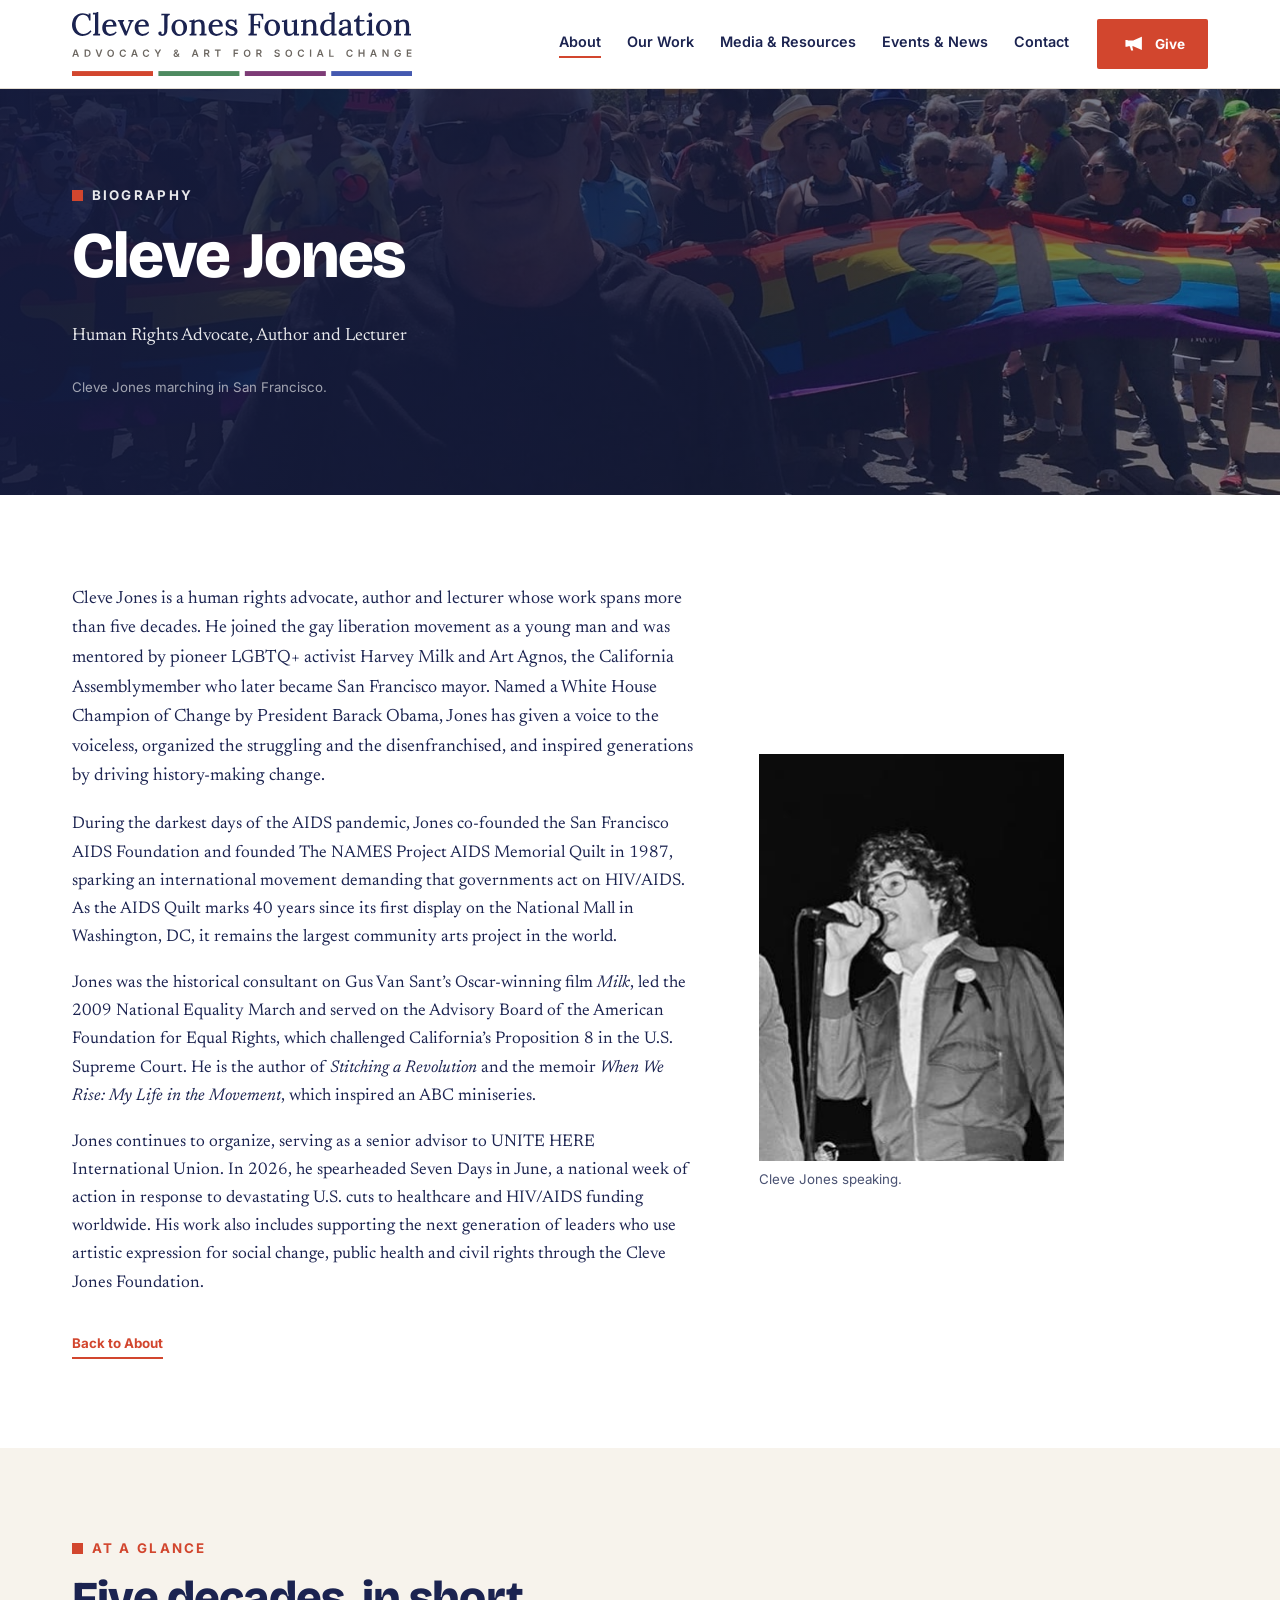
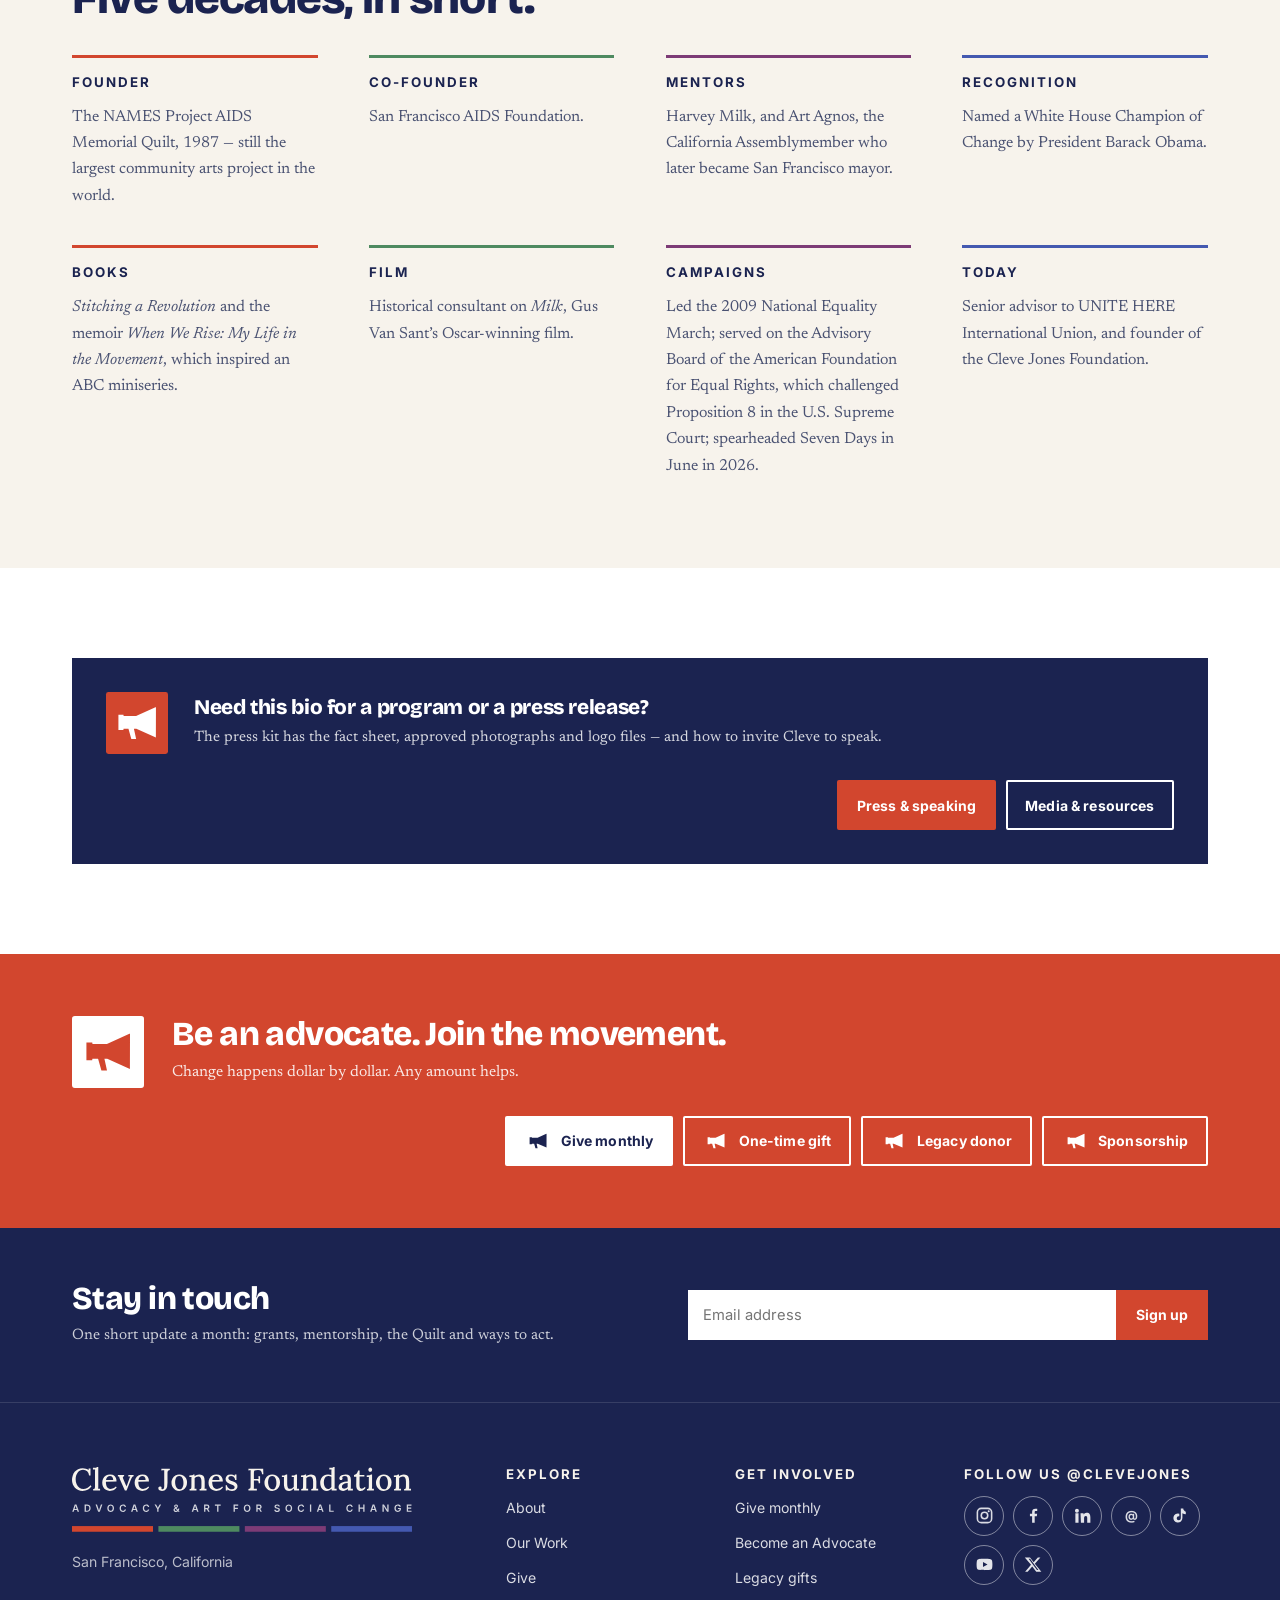
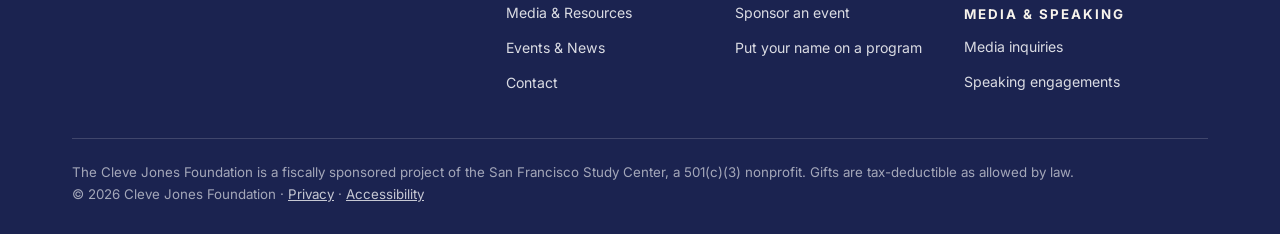
<file: site/bio-cleve.html>
<!doctype html>
<html lang="en">
<head>
<meta charset="utf-8">
<meta name="viewport" content="width=device-width, initial-scale=1">
<title>Cleve Jones — Biography — Cleve Jones Foundation</title>
<meta name="description" content="Human rights advocate, author and lecturer. Cleve Jones founded the AIDS Memorial Quilt, co-founded the San Francisco AIDS Foundation and has organized for more than five decades.">
<meta property="og:title" content="Cleve Jones — Biography — Cleve Jones Foundation">
<meta property="og:description" content="Human rights advocate, author and lecturer. Cleve Jones founded the AIDS Memorial Quilt, co-founded the San Francisco AIDS Foundation and has organized for more than five decades.">
<meta property="og:type" content="website">
<meta property="og:image" content="https://clevejones.org/assets/img/hero-speak.jpg">
<meta property="og:url" content="https://clevejones.org/bio-cleve">
<meta property="og:site_name" content="Cleve Jones Foundation">
<meta name="twitter:card" content="summary_large_image">
<link rel="canonical" href="https://clevejones.org/bio-cleve">
<meta name="theme-color" content="#1B2350">
<link rel="icon" href="assets/brand/favicon.svg" type="image/svg+xml">
<link rel="icon" href="assets/brand/favicon.png" type="image/png">
<link rel="preconnect" href="https://fonts.googleapis.com">
<link rel="preconnect" href="https://fonts.gstatic.com" crossorigin>
<link rel="stylesheet" href="https://fonts.googleapis.com/css2?family=Bricolage+Grotesque:opsz,wght@12..96,700;12..96,800&family=Inter:wght@400;600;700&family=Lora:wght@500&family=Newsreader:ital,opsz,wght@0,6..72,300;0,6..72,400;0,6..72,500;1,6..72,300;1,6..72,400&display=swap">
<link rel="stylesheet" href="assets/css/site.css">
</head>
<body>
<a class="skip" href="#main">Skip to content</a>

<svg class="sprite" aria-hidden="true" focusable="false" style="position:absolute;width:0;height:0;overflow:hidden">
  <!-- The logo, drawn from the November 2026 logo sheet ("CJF Logo 11-26").
       Lora 500 and Inter SemiBold converted to outlines and fitted to the
       sheet artwork, so it renders the same on every computer whether or not
       the web fonts load. Regenerate with _work/tools/make-logo.py. -->
  <defs>
  <path id="logo-name" d="M69.4 35Q68 23.7 61.6 17.6Q55.2 11.5 44.9 11.3Q38.4 11.3 32.8 14.2Q27.3 17.1 23.3 22.4Q19.2 27.6 17 34.7Q14.8 41.8 14.8 50.2Q14.8 61.7 18.9 70.5Q22.9 79.4 30 84.3Q37.1 89.2 46.2 89.2Q54.2 89.2 62.1 85.4Q69.9 81.5 75.1 74.5L79.2 78Q73.6 85.8 67.2 90Q60.7 94.1 54.4 95.6Q48 97 42.9 97Q33.5 97 25.5 93.6Q17.6 90.2 11.9 84.1Q6.2 78 3.1 69.9Q-0 61.8 -0 52.3Q-0 43.5 2.8 35.1Q5.5 26.7 10.9 19.8Q16.4 13 24.6 9Q32.8 4.9 43.8 4.9Q50.2 4.9 56.3 6.7Q62.4 8.5 68 12.1L67.4 5.8H75.2V35ZM86 89.7Q89.8 89.7 91.3 87.9Q92.8 86.2 93.1 83Q93.5 79.9 93.5 75.7V18.9Q93.5 16.8 93.5 14.6Q93.6 12.4 93.8 9.8Q91.7 10 89.3 10Q86.9 10.1 85 10.2V3.5Q90.7 3.5 94 3Q97.4 2.4 99.2 1.7Q101 0.9 101.9 0H106.7V79.4Q106.7 81.7 106.5 84Q106.4 86.3 106.2 88.7Q108.2 88.6 110.2 88.5Q112.3 88.4 114.1 88.3V95H86ZM153.6 97Q144.8 97 137.8 92.9Q130.8 88.8 126.8 81.3Q122.8 73.9 122.8 63.7Q122.8 54.9 126.7 47.2Q130.7 39.5 137.9 34.8Q145 30.1 154.5 30.1Q159.7 30.1 164.5 31.7Q169.2 33.4 172.9 36.8Q176.6 40.3 178.7 45.7Q180.9 51.2 180.9 59L137.6 59.8Q137.6 68.3 139.5 75Q141.5 81.7 145.9 85.3Q150.3 89 157.3 89Q160.7 89 164.6 87.8Q168.4 86.6 171.9 84.3Q175.3 82 177.7 78.9L181.6 82.3Q177.8 87.9 172.9 91.2Q168 94.4 162.9 95.7Q157.8 97 153.6 97ZM138.1 53.2H167.2Q167.2 48.5 165.8 44.6Q164.5 40.8 161.7 38.5Q159 36.2 154.7 36.2Q148 36.2 143.8 40.5Q139.5 44.7 138.1 53.2ZM214.8 95.4 196.2 53.5Q194.3 49.2 193.4 46.4Q192.4 43.7 192.1 41.7Q191.8 39.8 191.6 38.4L186.4 38.8V32.1H211.7V37.3Q208.3 37.4 207.3 39.1Q206.3 40.9 206.8 43.7Q207.4 46.6 208.7 49.8L217.3 70Q218.3 72.2 219.3 74.6Q220.2 77 221.2 79.5H221.4Q222.1 77.4 222.9 75.1Q223.8 72.7 224.5 70.6L233.1 47.1Q234.1 44 235.1 41.9Q236.2 39.8 237 38.3L228.9 38.8V32.1H250.2V37.3Q247.4 37.5 245.4 39.6Q243.4 41.8 241.7 45.4Q240 49.1 238.1 53.6L221.7 95.4ZM285.3 97Q276.5 97 269.5 92.9Q262.5 88.8 258.5 81.3Q254.4 73.9 254.4 63.7Q254.4 54.9 258.4 47.2Q262.4 39.5 269.5 34.8Q276.7 30.1 286.1 30.1Q291.4 30.1 296.1 31.7Q300.9 33.4 304.6 36.8Q308.3 40.3 310.4 45.7Q312.6 51.2 312.6 59L269.3 59.8Q269.3 68.3 271.2 75Q273.2 81.7 277.6 85.3Q282 89 289 89Q292.4 89 296.3 87.8Q300.1 86.6 303.6 84.3Q307 82 309.4 78.9L313.3 82.3Q309.5 87.9 304.6 91.2Q299.7 94.4 294.6 95.7Q289.5 97 285.3 97ZM269.8 53.2H298.8Q298.8 48.5 297.5 44.6Q296.2 40.8 293.4 38.5Q290.7 36.2 286.4 36.2Q279.7 36.2 275.5 40.5Q271.2 44.7 269.8 53.2ZM365.5 97Q361.6 97 358.2 95.7Q354.8 94.4 352.7 92Q350.7 89.7 350.7 86.6Q350.7 83.5 352.3 81.2Q353.9 78.9 357.2 78.8Q360.9 78.5 362.4 80.6Q363.9 82.8 363.9 85.2Q363.9 85.8 363.7 86.7Q363.5 87.7 363.1 88.6Q363.9 89.8 365.4 90.2Q366.9 90.6 367.8 90.6Q371.2 90.5 372.9 87.5Q374.6 84.5 374.6 77.6V24.7Q374.6 21.5 374.6 18.6Q374.6 15.7 374.7 13.4Q371.9 13.5 368.8 13.6Q365.6 13.7 363 13.9V6.9H397.3V12.5Q393.7 12.5 391.6 13.8Q389.5 15.1 388.7 17.8Q387.9 20.4 387.9 24.4V63.9Q387.9 81.8 382.4 89.4Q377 97 365.5 97ZM435.8 97Q426.9 97 419.7 93Q412.5 89 408.3 81.7Q404.1 74.5 404.1 65.1Q404.1 54.9 408.3 47Q412.5 39.1 419.7 34.6Q426.9 30.1 435.7 30.1Q444.6 30.1 451.8 34.2Q459 38.3 463.2 45.5Q467.4 52.7 467.4 62.2Q467.4 72.1 463.2 80Q459.1 87.9 452 92.5Q444.9 97 435.8 97ZM436.7 90.7Q442.7 90.6 446.2 86.9Q449.7 83.3 451.2 77.6Q452.7 71.8 452.7 65.7Q452.7 60.3 451.7 55.1Q450.8 49.8 448.8 45.6Q446.8 41.3 443.5 38.7Q440.2 36.1 435.6 36.2Q429.7 36.2 425.9 39.9Q422.2 43.5 420.5 49.3Q418.8 55 418.8 61.4Q418.8 68.8 420.7 75.5Q422.6 82.2 426.6 86.4Q430.5 90.7 436.7 90.7ZM477.6 95V89.7Q481.3 89.7 482.9 87.9Q484.4 86.2 484.7 83Q485 79.9 485 75.7L485.1 49.6Q485.1 47.6 485.2 45.2Q485.2 42.9 485.6 40.7Q483.4 40.8 481 40.8Q478.7 40.9 476.7 41V34.4Q482.4 34.4 485.6 33.8Q488.8 33.2 490.5 32.5Q492.2 31.7 493 30.8H497.6Q497.7 32 497.8 33Q497.8 34 497.9 35.1Q497.9 36.2 498.1 38Q500.8 35.7 504.1 34Q507.4 32.2 511 31.2Q514.6 30.1 517.8 30.1Q529 30.1 534 36.9Q539 43.7 539 58.1V79.4Q539 81.7 538.8 84Q538.7 86.3 538.4 88.7Q540.5 88.6 542.5 88.5Q544.6 88.4 546.4 88.3V95H518.3V89.7Q522.1 89.7 523.6 87.9Q525.1 86.2 525.4 83Q525.7 79.9 525.7 75.7V58.1Q525.6 48.2 522.5 43.2Q519.5 38.1 512.7 38.3Q508.6 38.3 504.7 40.3Q500.8 42.3 498.2 45.2Q498.2 46.4 498.2 47.9Q498.2 49.3 498.2 50.8V79.4Q498.2 81.7 498.1 84Q497.9 86.3 497.7 88.7Q499.7 88.6 501.8 88.5Q503.9 88.4 505.6 88.3V95ZM585.4 97Q576.6 97 569.6 92.9Q562.6 88.8 558.6 81.3Q554.5 73.9 554.5 63.7Q554.5 54.9 558.5 47.2Q562.5 39.5 569.6 34.8Q576.8 30.1 586.2 30.1Q591.5 30.1 596.2 31.7Q601 33.4 604.7 36.8Q608.4 40.3 610.5 45.7Q612.7 51.2 612.7 59L569.4 59.8Q569.4 68.3 571.3 75Q573.3 81.7 577.7 85.3Q582.1 89 589.1 89Q592.5 89 596.4 87.8Q600.2 86.6 603.7 84.3Q607.1 82 609.5 78.9L613.4 82.3Q609.6 87.9 604.7 91.2Q599.8 94.4 594.7 95.7Q589.6 97 585.4 97ZM569.9 53.2H598.9Q598.9 48.5 597.6 44.6Q596.3 40.8 593.5 38.5Q590.8 36.2 586.5 36.2Q579.8 36.2 575.6 40.5Q571.3 44.7 569.9 53.2ZM650 97Q644.1 97 639.1 95.4Q634 93.9 631 91.7L631.4 95.9H624.7L624.1 74.2H629.4Q629.6 78.9 632.3 82.7Q634.9 86.4 639.1 88.6Q643.3 90.7 648.3 90.7Q651.1 90.7 653.9 89.8Q656.7 88.8 658.6 86.9Q660.5 84.9 660.5 82Q660.5 78.9 658.5 76.8Q656.6 74.7 653.2 73.1Q649.9 71.5 645.6 69.8Q641.8 68.3 638 66.7Q634.2 65.1 630.9 62.8Q627.6 60.5 625.7 57.2Q623.9 53.9 623.9 49Q623.9 46.1 625 42.7Q626.1 39.4 628.6 36.6Q631.1 33.7 635.4 31.9Q639.7 30.1 646 30.1Q649.4 30.1 653.6 31.2Q657.8 32.4 661.5 35.1L661.3 30.7H668V52.9H662.6Q662.2 48.5 660.3 44.7Q658.3 40.9 654.8 38.5Q651.3 36.1 646.2 36.1Q641.3 36.1 638.3 38.6Q635.2 41 635.2 44.7Q635.2 48.3 637.5 50.6Q639.8 52.9 643.6 54.5Q647.4 56.1 651.8 57.8Q657.1 59.9 661.7 62.4Q666.4 64.9 669.3 68.7Q672.1 72.5 672.1 78.3Q672.1 84.5 668.9 88.8Q665.7 93 660.7 95Q655.7 97 650 97ZM716.7 95V89.5Q720.8 89.2 722.6 87.7Q724.5 86.2 725 83.2Q725.5 80.1 725.5 75.5V23.2Q725.5 20.4 725.6 17.8Q725.7 15.2 725.9 13.4Q723.7 13.5 721.2 13.6Q718.7 13.7 716.7 13.9V6.9H776.5L777.3 29.7H771.8Q771.8 22.5 769.4 18.8Q767 15 763.2 13.7Q759.4 12.5 755 12.6L747.5 12.9Q743.5 12.9 741.6 14.5Q739.8 16.1 739.3 19.1Q738.8 22.2 738.8 26.8V48.5L757.8 48.6L757 37.6H764V65.6H758.4Q758.4 60 756.9 57.6Q755.3 55.2 752.1 54.7Q749 54.2 744.3 54.4L738.8 54.6V78.1Q738.8 81.5 738.7 84.2Q738.7 86.9 738.4 88.6Q740.3 88.4 742.5 88.4Q744.7 88.3 746.9 88.2Q749 88.1 750.8 88.1V95ZM813.4 97Q804.5 97 797.3 93Q790.1 89 785.9 81.7Q781.7 74.5 781.7 65.1Q781.7 54.9 785.9 47Q790.1 39.1 797.3 34.6Q804.5 30.1 813.3 30.1Q822.2 30.1 829.4 34.2Q836.5 38.3 840.8 45.5Q845 52.7 845 62.2Q845 72.1 840.8 80Q836.7 87.9 829.6 92.5Q822.5 97 813.4 97ZM814.3 90.7Q820.3 90.6 823.8 86.9Q827.2 83.3 828.7 77.6Q830.2 71.8 830.2 65.7Q830.2 60.3 829.3 55.1Q828.4 49.8 826.4 45.6Q824.3 41.3 821.1 38.7Q817.8 36.1 813.1 36.2Q807.2 36.2 803.5 39.9Q799.8 43.5 798.1 49.3Q796.4 55 796.4 61.4Q796.4 68.8 798.3 75.5Q800.2 82.2 804.2 86.4Q808.1 90.7 814.3 90.7ZM881.6 97Q874.5 97 869.9 94.4Q865.3 91.7 863.1 85.6Q860.8 79.5 860.8 69.5V49.7Q860.8 47.6 860.9 45.2Q860.9 42.9 861.3 40.7Q859.2 40.8 856.8 40.8Q854.4 40.9 852.5 41V34.4H855.5Q861.8 34.4 865 33.2Q868.1 32.1 869.4 30.8H874.1V69.2Q874.1 79.1 876.9 84Q879.7 89 886.2 88.8Q890.5 88.8 894.5 86.3Q898.4 83.8 900.9 80.4V50.6Q900.9 47.8 901.1 45.4Q901.2 42.9 901.6 40.7Q899.3 40.8 896.9 40.8Q894.5 40.9 892.5 41V34.4H896.2Q901.7 34.4 904.8 33.2Q908 32.1 909.4 30.8H914.1L914 77.1Q914 79.1 913.9 82.6Q913.8 86.1 913.5 88.7Q915.7 88.6 918 88.4Q920.3 88.3 922.3 88.3V95H902.3Q902.1 93 901.9 91.2Q901.7 89.5 901.4 87.8Q897.5 91.5 892.4 94.2Q887.2 97 881.6 97ZM931.1 95V89.7Q934.9 89.7 936.4 87.9Q937.9 86.2 938.2 83Q938.5 79.9 938.5 75.7L938.7 49.6Q938.7 47.6 938.7 45.2Q938.8 42.9 939.2 40.7Q936.9 40.8 934.6 40.8Q932.3 40.9 930.2 41V34.4Q935.9 34.4 939.1 33.8Q942.3 33.2 944 32.5Q945.7 31.7 946.6 30.8H951.1Q951.2 32 951.3 33Q951.4 34 951.4 35.1Q951.5 36.2 951.6 38Q954.4 35.7 957.7 34Q960.9 32.2 964.5 31.2Q968.1 30.1 971.4 30.1Q982.6 30.1 987.5 36.9Q992.5 43.7 992.5 58.1V79.4Q992.5 81.7 992.4 84Q992.2 86.3 992 88.7Q994 88.6 996.1 88.5Q998.2 88.4 999.9 88.3V95H971.9V89.7Q975.6 89.7 977.2 87.9Q978.7 86.2 979 83Q979.3 79.9 979.3 75.7V58.1Q979.2 48.2 976.1 43.2Q973 38.1 966.2 38.3Q962.2 38.3 958.3 40.3Q954.4 42.3 951.7 45.2Q951.7 46.4 951.7 47.9Q951.7 49.3 951.7 50.8V79.4Q951.7 81.7 951.6 84Q951.5 86.3 951.2 88.7Q953.3 88.6 955.3 88.5Q957.4 88.4 959.2 88.3V95ZM1034.8 97Q1027.1 97 1021.1 93.2Q1015.1 89.3 1011.7 82.2Q1008.2 75 1008.2 65.3Q1008.2 55 1012.2 47.1Q1016.3 39.1 1023.6 34.6Q1030.9 30.1 1040.2 30.1Q1044.1 30.1 1047.7 31Q1051.2 32 1053.6 33.2V18.9Q1053.6 17 1053.8 14.7Q1053.9 12.4 1054.1 9.8Q1051.9 10 1049.5 10.1Q1047.1 10.2 1045.2 10.2V3.5Q1050.9 3.5 1054.2 3Q1057.5 2.4 1059.4 1.7Q1061.2 0.9 1062.1 0H1066.7V79.4Q1066.7 81.3 1066.6 83.7Q1066.5 86.1 1066.2 88.7Q1068.5 88.6 1070.7 88.4Q1073 88.3 1074.9 88.3V95H1054.9Q1054.6 93.2 1054.4 91.7Q1054.3 90.2 1054.1 88.7Q1050.4 92.7 1045.5 94.9Q1040.5 97 1034.8 97ZM1039.9 89.1Q1043.8 89.1 1047.5 86.9Q1051.2 84.8 1053.6 81.5Q1053.6 79.9 1053.6 78.1Q1053.6 76.4 1053.6 74.4V40.1Q1051.2 38.4 1048 37.4Q1044.8 36.5 1041.4 36.5Q1035.3 36.5 1031.1 40.1Q1026.8 43.7 1024.8 49.8Q1022.8 56 1022.9 63.9Q1023.2 70.7 1025.1 76.5Q1027 82.3 1030.7 85.7Q1034.4 89.1 1039.9 89.1ZM1120.9 95Q1120.7 93 1120.5 91.5Q1120.4 90 1120.2 88.3Q1115.9 92.6 1111 94.8Q1106.1 97 1100.8 97Q1091.7 97 1087.1 92.5Q1082.6 88.1 1082.6 81.4Q1082.6 75.6 1086 71.3Q1089.3 67.1 1094.9 64.4Q1100.4 61.7 1107 60.3Q1113.5 59 1119.8 59V51.6Q1119.8 47.6 1119 44.1Q1118.3 40.7 1116 38.5Q1113.6 36.2 1108.7 36.2Q1105.4 36.1 1102.2 37.4Q1098.9 38.8 1097.1 41.8Q1098.2 42.8 1098.5 44.1Q1098.8 45.4 1098.8 46.6Q1098.8 48.3 1097.3 50.5Q1095.8 52.7 1092.1 52.6Q1089.1 52.6 1087.5 50.5Q1086 48.5 1086 45.7Q1086 41.2 1089.3 37.6Q1092.6 34.1 1098.4 32.1Q1104.2 30.1 1111.4 30.1Q1122.2 30.1 1127.5 35.7Q1132.9 41.4 1132.9 53.6Q1132.9 58.1 1132.9 62.3Q1132.9 66.4 1132.8 70.6Q1132.7 74.7 1132.7 79.4Q1132.7 81.3 1132.6 83.7Q1132.5 86.1 1132.2 88.7Q1134.4 88.6 1136.6 88.4Q1138.9 88.3 1140.9 88.3V95ZM1119.8 64.8Q1115.8 65.1 1111.5 65.9Q1107.3 66.8 1103.9 68.6Q1100.5 70.3 1098.5 73.1Q1096.4 75.9 1096.4 79.8Q1096.6 84 1099.2 86.1Q1101.8 88.1 1105.3 88.1Q1109.7 88.1 1113.1 86.4Q1116.5 84.7 1119.8 81.7Q1119.7 80.3 1119.7 78.8Q1119.7 77.4 1119.7 75.7Q1119.7 74.6 1119.7 71.5Q1119.8 68.4 1119.8 64.8ZM1172.4 97Q1169.2 97 1166 96.2Q1162.8 95.4 1160.2 92.9Q1157.5 90.5 1156 85.8Q1154.5 81.2 1154.5 73.5L1154.8 39.1H1145.4V32.1Q1148.8 32 1152.4 29.6Q1155.9 27.2 1158.5 23.2Q1161.2 19.1 1162.2 14.5H1168.1V32.1H1187.5V38.6L1168.1 38.9L1167.8 72.5Q1167.8 77.3 1168.7 80.8Q1169.5 84.4 1171.4 86.4Q1173.4 88.3 1176.8 88.3Q1179.7 88.3 1182.7 86.6Q1185.8 84.8 1188.6 80.8L1192.9 84.5Q1189.8 89 1186.8 91.5Q1183.8 94 1181 95.2Q1178.3 96.4 1176 96.7Q1173.7 97 1172.4 97ZM1198.1 89.7Q1201.9 89.7 1203.4 87.9Q1204.9 86.2 1205.3 83Q1205.6 79.9 1205.6 75.7V49.7Q1205.6 47.6 1205.7 45.4Q1205.8 43.2 1206.1 40.7Q1203.9 40.8 1201.5 40.8Q1199.2 40.9 1197.1 41V34.4Q1202.8 34.4 1206.1 33.8Q1209.5 33.2 1211.3 32.5Q1213.1 31.7 1214 30.8H1218.8V79.4Q1218.8 81.7 1218.6 84Q1218.5 86.3 1218.3 88.7Q1220.3 88.6 1222.4 88.5Q1224.4 88.4 1226.2 88.3V95H1198.1ZM1211.5 19.3Q1208.2 19.3 1205.9 16.8Q1203.7 14.4 1203.7 10.8Q1203.7 7.3 1206.1 4.9Q1208.5 2.4 1211.5 2.4Q1214.7 2.4 1216.9 4.9Q1219.2 7.3 1219.2 10.8Q1219.2 14.4 1216.9 16.8Q1214.7 19.3 1211.5 19.3ZM1266.4 97Q1257.5 97 1250.3 93Q1243.2 89 1239 81.7Q1234.7 74.5 1234.7 65.1Q1234.7 54.9 1239 47Q1243.2 39.1 1250.3 34.6Q1257.5 30.1 1266.3 30.1Q1275.2 30.1 1282.4 34.2Q1289.6 38.3 1293.8 45.5Q1298 52.7 1298 62.2Q1298 72.1 1293.9 80Q1289.7 87.9 1282.6 92.5Q1275.5 97 1266.4 97ZM1267.3 90.7Q1273.4 90.6 1276.8 86.9Q1280.3 83.3 1281.8 77.6Q1283.3 71.8 1283.3 65.7Q1283.3 60.3 1282.4 55.1Q1281.4 49.8 1279.4 45.6Q1277.4 41.3 1274.1 38.7Q1270.8 36.1 1266.2 36.2Q1260.3 36.2 1256.6 39.9Q1252.9 43.5 1251.2 49.3Q1249.5 55 1249.5 61.4Q1249.5 68.8 1251.3 75.5Q1253.2 82.2 1257.2 86.4Q1261.2 90.7 1267.3 90.7ZM1308.2 95V89.7Q1312 89.7 1313.5 87.9Q1315 86.2 1315.3 83Q1315.6 79.9 1315.6 75.7L1315.7 49.6Q1315.7 47.6 1315.8 45.2Q1315.9 42.9 1316.2 40.7Q1314 40.8 1311.7 40.8Q1309.3 40.9 1307.3 41V34.4Q1313 34.4 1316.2 33.8Q1319.4 33.2 1321.1 32.5Q1322.8 31.7 1323.7 30.8H1328.2Q1328.3 32 1328.4 33Q1328.5 34 1328.5 35.1Q1328.6 36.2 1328.7 38Q1331.5 35.7 1334.7 34Q1338 32.2 1341.6 31.2Q1345.2 30.1 1348.4 30.1Q1359.6 30.1 1364.6 36.9Q1369.6 43.7 1369.6 58.1V79.4Q1369.6 81.7 1369.5 84Q1369.3 86.3 1369.1 88.7Q1371.1 88.6 1373.2 88.5Q1375.2 88.4 1377 88.3V95H1349V89.7Q1352.7 89.7 1354.2 87.9Q1355.7 86.2 1356.1 83Q1356.4 79.9 1356.4 75.7V58.1Q1356.2 48.2 1353.2 43.2Q1350.1 38.1 1343.3 38.3Q1339.3 38.3 1335.4 40.3Q1331.5 42.3 1328.8 45.2Q1328.8 46.4 1328.8 47.9Q1328.8 49.3 1328.8 50.8V79.4Q1328.8 81.7 1328.7 84Q1328.6 86.3 1328.3 88.7Q1330.3 88.6 1332.4 88.5Q1334.5 88.4 1336.2 88.3V95Z"/>
  <path id="logo-tag" d="M1 182 11.3 152.4H18L28.6 182H22.7L17.5 166.6Q16.7 164.3 15.9 161.3Q15.1 158.3 14 154.4H15.2Q14.2 158.3 13.4 161.3Q12.6 164.3 11.8 166.6L6.8 182ZM7 174.7V170.4H22.5V174.7ZM61.2 182H53.7V177.4H60.9Q64 177.4 66.1 176.3Q68.2 175.1 69.2 172.9Q70.3 170.6 70.3 167.2Q70.3 163.8 69.2 161.6Q68.2 159.3 66.1 158.2Q64.1 157 61.1 157H53.6V152.4H61.4Q65.8 152.4 69 154.2Q72.1 156 73.8 159.3Q75.5 162.6 75.5 167.2Q75.5 171.8 73.8 175.1Q72.1 178.5 68.9 180.2Q65.7 182 61.2 182ZM56.5 152.4V182H51.2V152.4ZM106.2 182 95.7 152.4H101.5L106.7 167.8Q107.5 170.1 108.3 173.1Q109.2 176.1 110.2 179.9H109.1Q110.1 176.1 110.9 173.1Q111.7 170.1 112.4 167.8L117.5 152.4H123.3L112.9 182ZM157 182.4Q153.1 182.4 150.1 180.6Q147 178.8 145.2 175.4Q143.4 172 143.4 167.2Q143.4 162.5 145.2 159.1Q147 155.7 150.1 153.9Q153.1 152.1 157 152.1Q160.9 152.1 164 153.9Q167 155.7 168.8 159.1Q170.6 162.5 170.6 167.2Q170.6 172 168.8 175.4Q167 178.8 164 180.6Q160.9 182.4 157 182.4ZM157 177.7Q159.4 177.7 161.3 176.5Q163.1 175.3 164.2 172.9Q165.2 170.6 165.2 167.2Q165.2 163.9 164.2 161.5Q163.1 159.2 161.3 158Q159.4 156.8 157 156.8Q154.6 156.8 152.7 158Q150.9 159.2 149.8 161.5Q148.8 163.9 148.8 167.2Q148.8 170.6 149.8 172.9Q150.9 175.2 152.7 176.4Q154.6 177.7 157 177.7ZM206.9 182.4Q203 182.4 199.9 180.6Q196.9 178.8 195.1 175.4Q193.4 172 193.4 167.2Q193.4 162.5 195.1 159.1Q196.9 155.7 200 153.9Q203 152.1 206.9 152.1Q209.3 152.1 211.4 152.7Q213.5 153.4 215.2 154.7Q216.8 156.1 217.9 158Q219 159.9 219.3 162.3H214Q213.7 161 213.1 159.9Q212.5 158.9 211.6 158.2Q210.6 157.5 209.5 157.2Q208.3 156.8 207 156.8Q204.5 156.8 202.7 158Q200.8 159.2 199.7 161.6Q198.7 163.9 198.7 167.2Q198.7 170.6 199.7 173Q200.8 175.3 202.7 176.5Q204.6 177.7 206.9 177.7Q208.3 177.7 209.4 177.3Q210.6 176.9 211.6 176.2Q212.5 175.5 213.1 174.5Q213.8 173.5 214 172.2H219.4Q219.1 174.3 218.1 176.1Q217.1 178 215.4 179.4Q213.8 180.8 211.7 181.6Q209.5 182.4 206.9 182.4ZM239.9 182 250.2 152.4H257L267.5 182H261.7L256.4 166.6Q255.7 164.3 254.8 161.3Q254 158.3 253 154.4H254.1Q253.1 158.3 252.3 161.3Q251.5 164.3 250.8 166.6L245.7 182ZM245.9 174.7V170.4H261.5V174.7ZM301.1 182.4Q297.2 182.4 294.2 180.6Q291.1 178.8 289.4 175.4Q287.6 172 287.6 167.2Q287.6 162.5 289.4 159.1Q291.2 155.7 294.2 153.9Q297.3 152.1 301.1 152.1Q303.6 152.1 305.7 152.7Q307.8 153.4 309.4 154.7Q311.1 156.1 312.2 158Q313.2 159.9 313.6 162.3H308.3Q308 161 307.4 159.9Q306.7 158.9 305.8 158.2Q304.9 157.5 303.7 157.2Q302.5 156.8 301.2 156.8Q298.8 156.8 296.9 158Q295 159.2 294 161.6Q292.9 163.9 292.9 167.2Q292.9 170.6 294 173Q295.1 175.3 296.9 176.5Q298.8 177.7 301.2 177.7Q302.5 177.7 303.7 177.3Q304.9 176.9 305.8 176.2Q306.7 175.5 307.4 174.5Q308 173.5 308.3 172.2H313.6Q313.3 174.3 312.3 176.1Q311.3 178 309.7 179.4Q308.1 180.8 305.9 181.6Q303.8 182.4 301.1 182.4ZM346.1 182V170.6L335.2 152.4H341.4L346.6 161.8Q347.5 163.2 348.1 164.6Q348.8 166 349.5 168H348.1Q348.8 166 349.4 164.6Q350.1 163.2 350.8 161.8L356 152.4H362.2L351.4 170.6V182ZM422.3 182.4Q419.3 182.4 417.1 181.3Q414.9 180.2 413.7 178.4Q412.6 176.5 412.6 174.2Q412.6 172.4 413.3 171Q414 169.6 415.3 168.5Q416.6 167.3 418.3 166.2L423.5 162.6Q424.1 162.2 424.7 161.7Q425.2 161.1 425.5 160.5Q425.9 159.8 425.9 159.1Q425.9 157.9 425.1 157.1Q424.3 156.3 422.9 156.3Q421.9 156.3 421.2 156.7Q420.5 157.1 420.1 157.8Q419.7 158.5 419.7 159.4Q419.7 160.4 420.2 161.4Q420.7 162.3 421.5 163.4Q422.4 164.5 423.5 165.8L437.4 182H431.7L420.3 168.8Q418.9 167.2 417.7 165.8Q416.6 164.3 415.8 162.8Q415.1 161.2 415.1 159.3Q415.1 157.3 416 155.6Q417 154 418.7 153.1Q420.5 152.1 422.8 152.1Q425.1 152.1 426.8 153Q428.5 154 429.4 155.5Q430.3 157 430.3 158.9Q430.3 160.2 429.8 161.4Q429.3 162.6 428.4 163.6Q427.6 164.6 426.4 165.5L420.4 169.9Q419 170.9 418.3 171.9Q417.6 172.9 417.6 174.1Q417.6 175.3 418.2 176.3Q418.8 177.2 419.9 177.7Q420.9 178.2 422.3 178.2Q424 178.2 425.6 177.5Q427.1 176.7 428.4 175.4Q429.6 174.1 430.4 172.2Q431.2 170.4 431.2 168.1H435.6Q435.6 170.9 435 173Q434.4 175 433.4 176.4Q432.4 177.9 431.4 178.7L430.1 179.6Q428.5 181.1 426.4 181.7Q424.3 182.4 422.3 182.4ZM486.3 182 496.6 152.4H503.4L513.9 182H508.1L502.8 166.6Q502.1 164.3 501.2 161.3Q500.4 158.3 499.4 154.4H500.5Q499.5 158.3 498.7 161.3Q497.9 164.3 497.2 166.6L492.1 182ZM492.3 174.7V170.4H507.9V174.7ZM536.5 182V152.4H547.6Q551 152.4 553.3 153.6Q555.6 154.8 556.8 157Q558 159.1 558 161.9Q558 164.7 556.8 166.8Q555.6 168.9 553.3 170Q550.9 171.2 547.5 171.2H539.6V166.8H546.8Q548.8 166.8 550.1 166.2Q551.4 165.6 552 164.5Q552.6 163.5 552.6 161.9Q552.6 160.3 552 159.2Q551.4 158.1 550.1 157.5Q548.8 156.9 546.8 156.9H541.8V182ZM553.2 182 546 168.6H551.8L559.1 182ZM580.4 156.9V152.4H603.9V156.9H594.8V182H589.5V156.9ZM656.2 182V152.4H675.1V156.9H661.5V165.8H673.8V170.2H661.5V182ZM711.4 182.4Q707.5 182.4 704.4 180.6Q701.4 178.8 699.6 175.4Q697.8 172 697.8 167.2Q697.8 162.5 699.6 159.1Q701.4 155.7 704.4 153.9Q707.5 152.1 711.4 152.1Q715.3 152.1 718.3 153.9Q721.4 155.7 723.2 159.1Q724.9 162.5 724.9 167.2Q724.9 172 723.2 175.4Q721.4 178.8 718.3 180.6Q715.3 182.4 711.4 182.4ZM711.4 177.7Q713.8 177.7 715.7 176.5Q717.5 175.3 718.6 172.9Q719.6 170.6 719.6 167.2Q719.6 163.9 718.6 161.5Q717.5 159.2 715.7 158Q713.8 156.8 711.4 156.8Q709 156.8 707.1 158Q705.2 159.2 704.2 161.5Q703.1 163.9 703.1 167.2Q703.1 170.6 704.2 172.9Q705.2 175.2 707.1 176.4Q709 177.7 711.4 177.7ZM748.7 182V152.4H759.7Q763.1 152.4 765.4 153.6Q767.7 154.8 768.9 157Q770.1 159.1 770.1 161.9Q770.1 164.7 768.9 166.8Q767.7 168.9 765.4 170Q763 171.2 759.6 171.2H751.7V166.8H758.9Q760.9 166.8 762.2 166.2Q763.5 165.6 764.1 164.5Q764.7 163.5 764.7 161.9Q764.7 160.3 764.1 159.2Q763.5 158.1 762.2 157.5Q760.9 156.9 758.9 156.9H754V182ZM765.3 182 758.1 168.6H763.9L771.2 182ZM833.1 182.5Q829.7 182.5 827.2 181.4Q824.7 180.3 823.2 178.3Q821.8 176.2 821.7 173.3H826.9Q827 174.9 827.9 175.9Q828.7 176.9 830.1 177.4Q831.4 177.9 833.1 177.9Q834.9 177.9 836.2 177.4Q837.5 176.9 838.3 175.9Q839 174.9 839 173.7Q839 172.5 838.4 171.8Q837.7 171 836.5 170.5Q835.3 170 833.7 169.6L830.4 168.7Q826.6 167.7 824.6 165.8Q822.5 163.9 822.5 160.8Q822.5 158.1 823.9 156.2Q825.3 154.2 827.8 153.1Q830.2 152.1 833.3 152.1Q836.4 152.1 838.8 153.1Q841.2 154.2 842.5 156.2Q843.9 158.1 843.9 160.5H838.8Q838.6 158.6 837.1 157.6Q835.6 156.6 833.2 156.6Q831.5 156.6 830.3 157.1Q829.1 157.6 828.5 158.4Q827.9 159.3 827.9 160.4Q827.9 161.7 828.6 162.5Q829.4 163.3 830.5 163.7Q831.7 164.2 832.9 164.5L835.6 165.2Q837.3 165.6 838.8 166.3Q840.4 166.9 841.6 167.9Q842.9 168.9 843.6 170.4Q844.3 171.8 844.3 173.7Q844.3 176.3 843 178.3Q841.7 180.3 839.2 181.4Q836.7 182.5 833.1 182.5ZM880.5 182.4Q876.7 182.4 873.6 180.6Q870.5 178.8 868.7 175.4Q867 172 867 167.2Q867 162.5 868.7 159.1Q870.5 155.7 873.6 153.9Q876.7 152.1 880.5 152.1Q884.4 152.1 887.5 153.9Q890.5 155.7 892.3 159.1Q894.1 162.5 894.1 167.2Q894.1 172 892.3 175.4Q890.5 178.8 887.5 180.6Q884.4 182.4 880.5 182.4ZM880.5 177.7Q882.9 177.7 884.8 176.5Q886.6 175.3 887.7 172.9Q888.8 170.6 888.8 167.2Q888.8 163.9 887.7 161.5Q886.6 159.2 884.8 158Q882.9 156.8 880.5 156.8Q878.1 156.8 876.3 158Q874.4 159.2 873.3 161.5Q872.3 163.9 872.3 167.2Q872.3 170.6 873.3 172.9Q874.4 175.2 876.3 176.4Q878.1 177.7 880.5 177.7ZM930.4 182.4Q926.5 182.4 923.5 180.6Q920.4 178.8 918.6 175.4Q916.9 172 916.9 167.2Q916.9 162.5 918.6 159.1Q920.4 155.7 923.5 153.9Q926.5 152.1 930.4 152.1Q932.8 152.1 934.9 152.7Q937 153.4 938.7 154.7Q940.3 156.1 941.4 158Q942.5 159.9 942.8 162.3H937.5Q937.3 161 936.6 159.9Q936 158.9 935.1 158.2Q934.1 157.5 933 157.2Q931.8 156.8 930.5 156.8Q928.1 156.8 926.2 158Q924.3 159.2 923.2 161.6Q922.2 163.9 922.2 167.2Q922.2 170.6 923.3 173Q924.3 175.3 926.2 176.5Q928.1 177.7 930.5 177.7Q931.8 177.7 933 177.3Q934.1 176.9 935.1 176.2Q936 175.5 936.6 174.5Q937.3 173.5 937.5 172.2H942.9Q942.6 174.3 941.6 176.1Q940.6 178 938.9 179.4Q937.3 180.8 935.2 181.6Q933 182.4 930.4 182.4ZM971.7 152.4V182H966.4V152.4ZM994.4 182 1004.7 152.4H1011.4L1022 182H1016.2L1010.9 166.6Q1010.1 164.3 1009.3 161.3Q1008.5 158.3 1007.4 154.4H1008.6Q1007.6 158.3 1006.8 161.3Q1006 164.3 1005.2 166.6L1000.2 182ZM1000.4 174.7V170.4H1016V174.7ZM1044.6 182V152.4H1049.9V177.5H1063V182ZM1127.8 182.4Q1123.9 182.4 1120.8 180.6Q1117.8 178.8 1116 175.4Q1114.3 172 1114.3 167.2Q1114.3 162.5 1116 159.1Q1117.8 155.7 1120.9 153.9Q1123.9 152.1 1127.8 152.1Q1130.2 152.1 1132.3 152.7Q1134.4 153.4 1136.1 154.7Q1137.7 156.1 1138.8 158Q1139.9 159.9 1140.2 162.3H1134.9Q1134.7 161 1134 159.9Q1133.4 158.9 1132.5 158.2Q1131.5 157.5 1130.4 157.2Q1129.2 156.8 1127.9 156.8Q1125.4 156.8 1123.6 158Q1121.7 159.2 1120.6 161.6Q1119.6 163.9 1119.6 167.2Q1119.6 170.6 1120.6 173Q1121.7 175.3 1123.6 176.5Q1125.5 177.7 1127.8 177.7Q1129.2 177.7 1130.3 177.3Q1131.5 176.9 1132.5 176.2Q1133.4 175.5 1134 174.5Q1134.7 173.5 1134.9 172.2H1140.3Q1140 174.3 1139 176.1Q1138 178 1136.3 179.4Q1134.7 180.8 1132.6 181.6Q1130.4 182.4 1127.8 182.4ZM1163.8 182V152.4H1169.1V164.7H1182.9V152.4H1188.2V182H1182.9V169.1H1169.1V182ZM1210.8 182 1221.1 152.4H1227.9L1238.4 182H1232.6L1227.3 166.6Q1226.6 164.3 1225.7 161.3Q1224.9 158.3 1223.9 154.4H1225Q1224 158.3 1223.2 161.3Q1222.4 164.3 1221.7 166.6L1216.6 182ZM1216.8 174.7V170.4H1232.4V174.7ZM1261 182V152.4H1267L1277.2 168.7Q1277.9 169.7 1278.6 171Q1279.3 172.3 1280.1 173.9Q1280.9 175.5 1281.6 177.4H1281Q1280.9 175.7 1280.8 174Q1280.7 172.2 1280.6 170.6Q1280.6 169 1280.6 168V152.4H1285.9V182H1279.9L1270.7 167.3Q1269.8 165.9 1269.1 164.6Q1268.3 163.2 1267.4 161.5Q1266.5 159.7 1265.2 157.3H1266Q1266.1 159.5 1266.2 161.4Q1266.3 163.3 1266.4 164.9Q1266.4 166.4 1266.4 167.3V182ZM1323.3 182.4Q1319.2 182.4 1316.2 180.6Q1313.1 178.7 1311.4 175.3Q1309.6 171.9 1309.6 167.3Q1309.6 162.5 1311.4 159.1Q1313.2 155.7 1316.2 153.9Q1319.3 152.1 1323.2 152.1Q1325.6 152.1 1327.7 152.8Q1329.8 153.5 1331.5 154.8Q1333.1 156.1 1334.2 157.9Q1335.3 159.7 1335.6 161.9H1330.2Q1329.8 160.7 1329.2 159.8Q1328.6 158.8 1327.7 158.2Q1326.8 157.5 1325.7 157.1Q1324.6 156.8 1323.2 156.8Q1320.9 156.8 1319 158Q1317.1 159.2 1316 161.5Q1315 163.9 1315 167.2Q1315 170.6 1316 172.9Q1317.1 175.2 1319 176.4Q1320.9 177.7 1323.3 177.7Q1325.6 177.7 1327.3 176.8Q1328.9 175.9 1329.8 174.3Q1330.7 172.7 1330.7 170.5L1331.9 170.7H1323.9V166.6H1335.9V170.1Q1335.9 173.9 1334.2 176.7Q1332.6 179.4 1329.8 180.9Q1327 182.4 1323.3 182.4ZM1359.7 182V152.4H1378.9V156.9H1365V164.9H1377.9V169.3H1365V177.5H1379V182Z"/>
  <symbol id="logo-full" viewBox="0 0 1381 263"><use href="#logo-name" fill="var(--logo-name,#1B2350)"/><use href="#logo-tag" fill="var(--logo-tag,#6B6660)"/><rect x="0" y="240" width="329" height="24" fill="#D2462E"/><rect x="351" y="240" width="329" height="24" fill="#4E8A60"/><rect x="702" y="240" width="329" height="24" fill="#7D3B76"/><rect x="1053" y="240" width="329" height="24" fill="#4459B0"/></symbol>
  <symbol id="logo-compact" viewBox="0 0 1381 175"><use href="#logo-name" fill="var(--logo-name,#1B2350)"/><rect x="0" y="151" width="329" height="24" fill="#D2462E"/><rect x="351" y="151" width="329" height="24" fill="#4E8A60"/><rect x="702" y="151" width="329" height="24" fill="#7D3B76"/><rect x="1053" y="151" width="329" height="24" fill="#4459B0"/></symbol>
  </defs>
  <symbol id="i-bullhorn" viewBox="0 0 200 200"><path fill="currentColor" d="M159.49 49.07L96.99 77.55L56.94 77.55L56.25 73.38L40.05 73.38L40.05 122.69L56.02 122.92L56.71 118.75L72.45 118.75L81.71 151.62L97.22 151.39L90.05 118.75L97.92 118.75L160.88 146.99L161.11 49.54Z"/></symbol>
  <symbol id="i-brush" viewBox="0 0 200 200"><path fill="currentColor" opacity=".7" d="M90.05 93.75L81.71 102.31L79.4 107.18L92.59 117.82L96.06 115.28L103.47 105.09L101.16 101.85L96.53 100.46L93.98 96.06Z"/><path fill="currentColor" d="M134.49 47.92L130.79 49.31L95.6 91.2L94.44 97.22L96.3 100L100.69 101.16L105.32 98.84L139.35 58.56L141.2 55.32L140.51 51.16L138.19 48.61ZM78.01 107.18L67.82 117.13L62.5 126.39L58.56 141.2L58.8 145.14L68.29 142.13L76.39 137.73L84.95 130.32L91.2 122.22L92.36 119.91L91.67 117.82ZM151.85 143.29L132.64 151.16L118.98 153.24L108.8 153.01L72.92 146.53L65.51 147.45L57.87 150.23L52.31 153.94L50.46 156.48L50.23 159.72L52.31 162.73L54.63 163.66L58.33 162.73L65.51 158.33L69.68 157.41L81.25 158.1L91.9 160.88L112.5 163.66L128.7 162.73L137.96 160.65L155.56 152.55L157.18 150.23L157.18 146.53L155.09 143.98Z"/></symbol>
  <symbol id="i-people" viewBox="0 0 200 200"><path fill="currentColor" d="M73.38 40.97L65.28 42.59L57.64 48.15L53.7 54.17L52.08 63.19L53.7 71.06L59.26 78.7L65.51 82.41L75 84.03L84.26 81.25L89.81 76.62L93.29 71.3L95.14 61.81L93.52 54.4L87.73 46.3L81.71 42.59ZM136.11 78.7L129.17 81.02L124.31 85.88L121.99 92.13L122.22 98.61L124.31 103.24L129.17 108.33L134.72 110.42L141.2 110.42L146.99 108.1L151.62 103.24L153.7 98.61L153.7 90.74L151.39 85.65L147.69 81.71L143.98 79.63ZM72.69 98.15L65.28 99.07L57.64 102.08L50 108.56L46.53 113.66L43.06 121.06L39.81 132.41L37.96 158.33L109.03 158.8L109.03 146.99L107.18 131.94L104.4 121.76L100.69 113.66L96.3 107.64L89.58 102.08L81.71 99.07ZM135.88 121.53L125.69 124.54L118.52 131.71L113.89 144.68L112.96 158.33L162.5 158.8L162.73 150.69L161.11 140.74L156.25 130.09L152.31 125.93L147.92 123.38Z"/></symbol>
  <symbol id="i-quilt" viewBox="0 0 200 200"><rect x="41.8" y="41.8" width="117.6" height="117.6" fill="none" stroke="currentColor" stroke-width="2.1" stroke-dasharray="5.2 6"/><rect x="50.8" y="50.4" width="45.8" height="45.8" fill="currentColor"/><rect x="104.6" y="50.4" width="45.8" height="45.8" fill="currentColor" opacity=".6"/><rect x="50.8" y="104.2" width="45.8" height="45.8" fill="currentColor" opacity=".6"/><rect x="104.6" y="104.2" width="45.8" height="45.8" fill="currentColor"/></symbol>
  <symbol id="i-audio" viewBox="0 0 200 200">
    <rect x="86" y="48" width="28" height="62" rx="14" fill="currentColor"/>
    <path fill="currentColor" d="M56 92v10a44 44 0 0 0 88 0V92h-13v10a31 31 0 0 1-62 0V92Z"/>
    <rect x="93" y="140" width="14" height="14" fill="currentColor"/>
    <rect x="68" y="150" width="64" height="12" rx="2" fill="currentColor"/>
  </symbol>
  <symbol id="i-video" viewBox="0 0 200 200">
    <rect x="42" y="56" width="116" height="88" rx="12" fill="none" stroke="currentColor" stroke-width="12"/>
    <path fill="currentColor" d="M86 76 132 100 86 124Z"/>
  </symbol>
  <symbol id="i-book" viewBox="0 0 200 200">
    <path fill="currentColor" d="M38 46h40c10 0 18 5 22 11v96c-4-6-12-11-22-11H38Z"/>
    <path fill="currentColor" opacity=".6" d="M162 46h-40c-10 0-18 5-22 11v96c4-6 12-11 22-11h40Z"/>
  </symbol>
  <symbol id="i-play" viewBox="0 0 24 24"><path d="M5 3l16 9-16 9z"/></symbol>
  <symbol id="i-external" viewBox="0 0 24 24"><path d="M14 3h7v7h-2V6.4l-9.3 9.3-1.4-1.4L17.6 5H14zM5 5h5v2H6v11h11v-4h2v6H4V5z"/></symbol>
  <symbol id="i-instagram" viewBox="0 0 24 24">
    <rect x="3" y="3" width="18" height="18" rx="5" fill="none" stroke="currentColor" stroke-width="2"/>
    <circle cx="12" cy="12" r="4.1" fill="none" stroke="currentColor" stroke-width="2"/>
    <circle cx="17.3" cy="6.7" r="1.3"/>
  </symbol>
  <symbol id="i-facebook" viewBox="0 0 24 24"><path d="M13.5 21v-8h2.7l.4-3.1h-3.1V7.9c0-.9.25-1.5 1.55-1.5h1.65V3.6c-.29-.04-1.27-.12-2.41-.12-2.39 0-4.03 1.46-4.03 4.14v2.31H7.5V13h2.75v8z"/></symbol>
  <symbol id="i-linkedin" viewBox="0 0 24 24"><path d="M4.98 3.5A2.5 2.5 0 114.97 8.5a2.5 2.5 0 01.01-5zM3 9h4v12H3zm6.5 0h3.83v1.64h.05a4.2 4.2 0 013.78-2.08c4.04 0 4.79 2.66 4.79 6.12V21h-4v-5.5c0-1.31-.02-3-1.83-3-1.83 0-2.11 1.43-2.11 2.9V21h-4z"/></symbol>
  <symbol id="i-threads" viewBox="0 0 24 24"><text x="12" y="17.5" text-anchor="middle" font-family="Inter, system-ui, sans-serif" font-size="16" font-weight="700" fill="currentColor">@</text></symbol>
  <symbol id="i-tiktok" viewBox="0 0 24 24"><path d="M16.6 5.8A4.3 4.3 0 0115.5 3h-3.1v12.4a2.6 2.6 0 11-2.6-2.6c.25 0 .48.03.7.09v-3.1a5.7 5.7 0 103.9 5.4V9a7.3 7.3 0 004.3 1.4V7.3a4.3 4.3 0 01-2.1-1.5z"/></symbol>
  <symbol id="i-youtube" viewBox="0 0 24 24"><path d="M21.6 7.2a2.8 2.8 0 00-1.95-1.95C17.9 4.8 12 4.8 12 4.8s-5.9 0-7.65.45A2.8 2.8 0 002.4 7.2 29 29 0 002 12a29 29 0 00.4 4.8 2.8 2.8 0 001.95 1.95C6.1 19.2 12 19.2 12 19.2s5.9 0 7.65-.45a2.8 2.8 0 001.95-1.95A29 29 0 0022 12a29 29 0 00-.4-4.8zM10.1 15.3V8.7l5.7 3.3z"/></symbol>
  <symbol id="i-x" viewBox="0 0 24 24"><path d="M17.5 3h3.2l-7 8 8.2 10h-6.4l-5.1-6.6L4.6 21H1.4l7.5-8.6L1 3h6.6l4.6 6zm-1.1 16.1h1.8L7.7 4.8H5.8z"/></symbol>
</svg>
<header class="site-header">
  <div class="wrap header-inner">
    <a class="logo" href="index.html" aria-label="Cleve Jones Foundation — Advocacy &amp; Art for Social Change">
      <svg class="logo-full" viewBox="0 0 1381 263" aria-hidden="true" focusable="false"><use href="#logo-full"></use></svg>
      <svg class="logo-compact" viewBox="0 0 1381 175" aria-hidden="true" focusable="false"><use href="#logo-compact"></use></svg>
    </a>
    <button class="nav-toggle" type="button" aria-expanded="false" aria-controls="primary-nav">
      <span></span><span></span><span></span>
      <span class="sr-only">Menu</span>
    </button>
    <nav id="primary-nav" class="nav" aria-label="Primary">
      <ul>
        <li><a href="about.html" aria-current="true">About</a></li>
        <li><a href="our-work.html">Our Work</a></li>
        <li><a href="media.html">Media &amp; Resources</a></li>
        <li><a href="events.html">Events &amp; News</a></li>
        <li><a href="contact.html">Contact</a></li>
      </ul>
      <a class="btn btn-primary" href="give.html">
        <svg aria-hidden="true"><use href="#i-bullhorn"></use></svg> Give
      </a>
    </nav>
  </div>
</header>
<main id="main">
<section class="interior-hero">
  <img src="assets/img/hero-speak.jpg"
       srcset="assets/img/hero-speak-sm.jpg 800w, assets/img/hero-speak.jpg 1600w"
       sizes="100vw"
       alt="Cleve Jones marching in San Francisco at the head of a crowd carrying a long rainbow flag.">
  <div class="scrim" aria-hidden="true"></div>
  <div class="wrap inner">
    <p class="eyebrow eyebrow-on-dark">Biography</p>
    <h1>Cleve Jones</h1>
    <p class="lede">Human Rights Advocate, Author and Lecturer</p>
    <p class="credit">Cleve Jones marching in San Francisco.</p>
  </div>
</section>

<section class="section" aria-labelledby="bio">
  <div class="wrap split split-narrow-right">
    <div>
      <h2 id="bio" class="sr-only">Biography</h2>
      <p class="lede">Cleve Jones is a human rights advocate, author and lecturer whose work spans more than five decades. He joined the gay liberation movement as a young man and was mentored by pioneer LGBTQ+ activist Harvey Milk and Art Agnos, the California Assemblymember who later became San Francisco mayor. Named a White House Champion of Change by President Barack Obama, Jones has given a voice to the voiceless, organized the struggling and the disenfranchised, and inspired generations by driving history-making change.</p>
      <p>During the darkest days of the AIDS pandemic, Jones co-founded the San Francisco AIDS Foundation and founded The NAMES Project AIDS Memorial Quilt in 1987, sparking an international movement demanding that governments act on HIV/AIDS. As the AIDS Quilt marks 40 years since its first display on the National Mall in Washington, DC, it remains the largest community arts project in the world.</p>
      <p>Jones was the historical consultant on Gus Van Sant&rsquo;s Oscar-winning film <cite>Milk</cite>, led the 2009 National Equality March and served on the Advisory Board of the American Foundation for Equal Rights, which challenged California&rsquo;s Proposition 8 in the U.S. Supreme Court. He is the author of <cite>Stitching a Revolution</cite> and the memoir <cite>When We Rise: My Life in the Movement</cite>, which inspired an ABC miniseries.</p>
      <p>Jones continues to organize, serving as a senior advisor to UNITE HERE International Union. In 2026, he spearheaded Seven Days in June, a national week of action in response to devastating U.S. cuts to healthcare and HIV/AIDS funding worldwide. His work also includes supporting the next generation of leaders who use artistic expression for social change, public health and civil rights through the Cleve Jones Foundation.</p>
      <p class="actions-row"><a class="tlink" href="about.html">Back to About</a></p>
    </div>
    <figure class="figure">
      <img src="assets/img/cleve-speaking.jpg" width="305" height="407"
           alt="Black and white photograph of Cleve Jones speaking into a microphone.">
      <figcaption>Cleve Jones speaking.</figcaption>
    </figure>
  </div>
</section>

<section class="section section-ivory" aria-labelledby="glance">
  <div class="wrap">
    <p class="eyebrow">At a glance</p>
    <h2 id="glance" style="margin-bottom:2rem">Five decades, in short.</h2>
    <dl class="glance">
      <div>
        <dt>Founder</dt>
        <dd>The NAMES Project AIDS Memorial Quilt, 1987 &mdash; still the largest community arts project in the world.</dd>
      </div>
      <div>
        <dt>Co-founder</dt>
        <dd>San Francisco AIDS Foundation.</dd>
      </div>
      <div>
        <dt>Mentors</dt>
        <dd>Harvey Milk, and Art Agnos, the California Assemblymember who later became San Francisco mayor.</dd>
      </div>
      <div>
        <dt>Recognition</dt>
        <dd>Named a White House Champion of Change by President Barack Obama.</dd>
      </div>
      <div>
        <dt>Books</dt>
        <dd><cite>Stitching a Revolution</cite> and the memoir <cite>When We Rise: My Life in the Movement</cite>, which inspired an ABC miniseries.</dd>
      </div>
      <div>
        <dt>Film</dt>
        <dd>Historical consultant on <cite>Milk</cite>, Gus Van Sant&rsquo;s Oscar-winning film.</dd>
      </div>
      <div>
        <dt>Campaigns</dt>
        <dd>Led the 2009 National Equality March; served on the Advisory Board of the American Foundation for Equal Rights, which challenged Proposition 8 in the U.S. Supreme Court; spearheaded Seven Days in June in 2026.</dd>
      </div>
      <div>
        <dt>Today</dt>
        <dd>Senior advisor to UNITE HERE International Union, and founder of the Cleve Jones Foundation.</dd>
      </div>
    </dl>
  </div>
</section>

<section class="section" aria-labelledby="bio-press">
  <div class="wrap">
    <h2 id="bio-press" class="sr-only">Press and speaking</h2>
    <div class="support-box" style="margin-top:0">
      <span class="mark" aria-hidden="true"><svg aria-hidden="true"><use href="#i-bullhorn"></use></svg></span>
      <div>
        <h3>Need this bio for a program or a press release?</h3>
        <p>The press kit has the fact sheet, approved photographs and logo files &mdash; and how to invite Cleve to speak.</p>
      </div>
      <div class="actions">
        <a class="btn btn-accent" href="contact.html">Press &amp; speaking</a>
        <a class="btn btn-on-dark" href="media.html">Media &amp; resources</a>
      </div>
    </div>
  </div>
</section>

</main>

<section class="band-advocate" aria-labelledby="advocate-band">
  <div class="wrap band-inner">
    <span class="band-mark" aria-hidden="true"><svg><use href="#i-bullhorn"></use></svg></span>
    <div>
      <h2 id="advocate-band">Be an advocate. Join the movement.</h2>
      <p>Change happens dollar by dollar. Any amount helps.</p>
    </div>
    <div class="band-actions">
      <a class="btn btn-white" href="give.html"><svg aria-hidden="true"><use href="#i-bullhorn"></use></svg> Give monthly</a>
      <a class="btn btn-on-dark" href="give.html"><svg aria-hidden="true"><use href="#i-bullhorn"></use></svg> One-time gift</a>
      <a class="btn btn-on-dark" href="give.html"><svg aria-hidden="true"><use href="#i-bullhorn"></use></svg> Legacy donor</a>
      <a class="btn btn-on-dark" href="give.html"><svg aria-hidden="true"><use href="#i-bullhorn"></use></svg> Sponsorship</a>
    </div>
  </div>
</section>
<section class="band-signup" aria-labelledby="signup-title">
  <div class="wrap signup-inner">
    <div>
      <h2 id="signup-title">Stay in touch</h2>
      <p>One short update a month: grants, mentorship, the Quilt and ways to act.</p>
    </div>
    <form class="signup-form" data-stub="Thanks — the mailing list is not connected yet. Email info@clevejones.com and we will add you." novalidate>
      <label class="sr-only" for="signup-email">Email address</label>
      <input id="signup-email" name="email" type="email" placeholder="Email address" autocomplete="email" required>
      <button class="btn btn-accent" type="submit">Sign up</button>
      <p class="sr-only form-status" role="status" hidden></p>
    </form>
  </div>
</section>
<footer class="site-footer">
  <div class="wrap">
    <div class="footer-grid">
      <div>
        <div class="footer-logo logo">
          <svg class="logo-full" viewBox="0 0 1381 263" role="img" aria-label="Cleve Jones Foundation — Advocacy &amp; Art for Social Change" focusable="false"><use href="#logo-full"></use></svg>
        </div>
        <p class="footer-place">San Francisco, California</p>
      </div>
      <nav aria-labelledby="f-explore">
        <h3 id="f-explore">Explore</h3>
        <ul>
          <li><a href="about.html">About</a></li>
          <li><a href="our-work.html">Our Work</a></li>
          <li><a href="give.html">Give</a></li>
          <li><a href="media.html">Media &amp; Resources</a></li>
          <li><a href="events.html">Events &amp; News</a></li>
          <li><a href="contact.html">Contact</a></li>
        </ul>
      </nav>
      <nav aria-labelledby="f-involved">
        <h3 id="f-involved">Get involved</h3>
        <ul>
          <li><a href="give.html">Give monthly</a></li>
          <li><a href="give.html">Become an Advocate</a></li>
          <li><a href="give.html">Legacy gifts</a></li>
          <li><a href="give.html">Sponsor an event</a></li>
          <li><a href="give.html">Put your name on a program</a></li>
        </ul>
      </nav>
      <div>
        <h3 id="f-follow">Follow us @clevejones</h3>
        <div class="socials" role="list" aria-labelledby="f-follow">
          <a role="listitem" href="https://instagram.com/clevejones" rel="me noopener"><svg aria-hidden="true"><use href="#i-instagram"></use></svg><span class="sr-only">Instagram</span></a>
          <a role="listitem" href="https://facebook.com/clevejones" rel="me noopener"><svg aria-hidden="true"><use href="#i-facebook"></use></svg><span class="sr-only">Facebook</span></a>
          <a role="listitem" href="https://linkedin.com/company/clevejones" rel="me noopener"><svg aria-hidden="true"><use href="#i-linkedin"></use></svg><span class="sr-only">LinkedIn</span></a>
          <a role="listitem" href="https://threads.net/@clevejones" rel="me noopener"><svg aria-hidden="true"><use href="#i-threads"></use></svg><span class="sr-only">Threads</span></a>
          <a role="listitem" href="https://tiktok.com/@clevejones" rel="me noopener"><svg aria-hidden="true"><use href="#i-tiktok"></use></svg><span class="sr-only">TikTok</span></a>
          <a role="listitem" href="https://youtube.com/@clevejones" rel="me noopener"><svg aria-hidden="true"><use href="#i-youtube"></use></svg><span class="sr-only">YouTube</span></a>
          <a role="listitem" href="https://x.com/clevejones" rel="me noopener"><svg aria-hidden="true"><use href="#i-x"></use></svg><span class="sr-only">X</span></a>
        </div>
        <h3>Media &amp; speaking</h3>
        <ul>
          <li><a href="contact.html">Media inquiries</a></li>
          <li><a href="contact.html">Speaking engagements</a></li>
        </ul>
      </div>
    </div>
    <p class="footer-legal">
      The Cleve Jones Foundation is a fiscally sponsored project of the San Francisco Study Center,
      a 501(c)(3) nonprofit. Gifts are tax-deductible as allowed by law.<br>
      &copy; 2026 Cleve Jones Foundation &middot; <a href="#">Privacy</a> &middot; <a href="#">Accessibility</a>
    </p>
  </div>
</footer>
<script src="assets/js/site.js"></script>
</body>
</html>
</file>
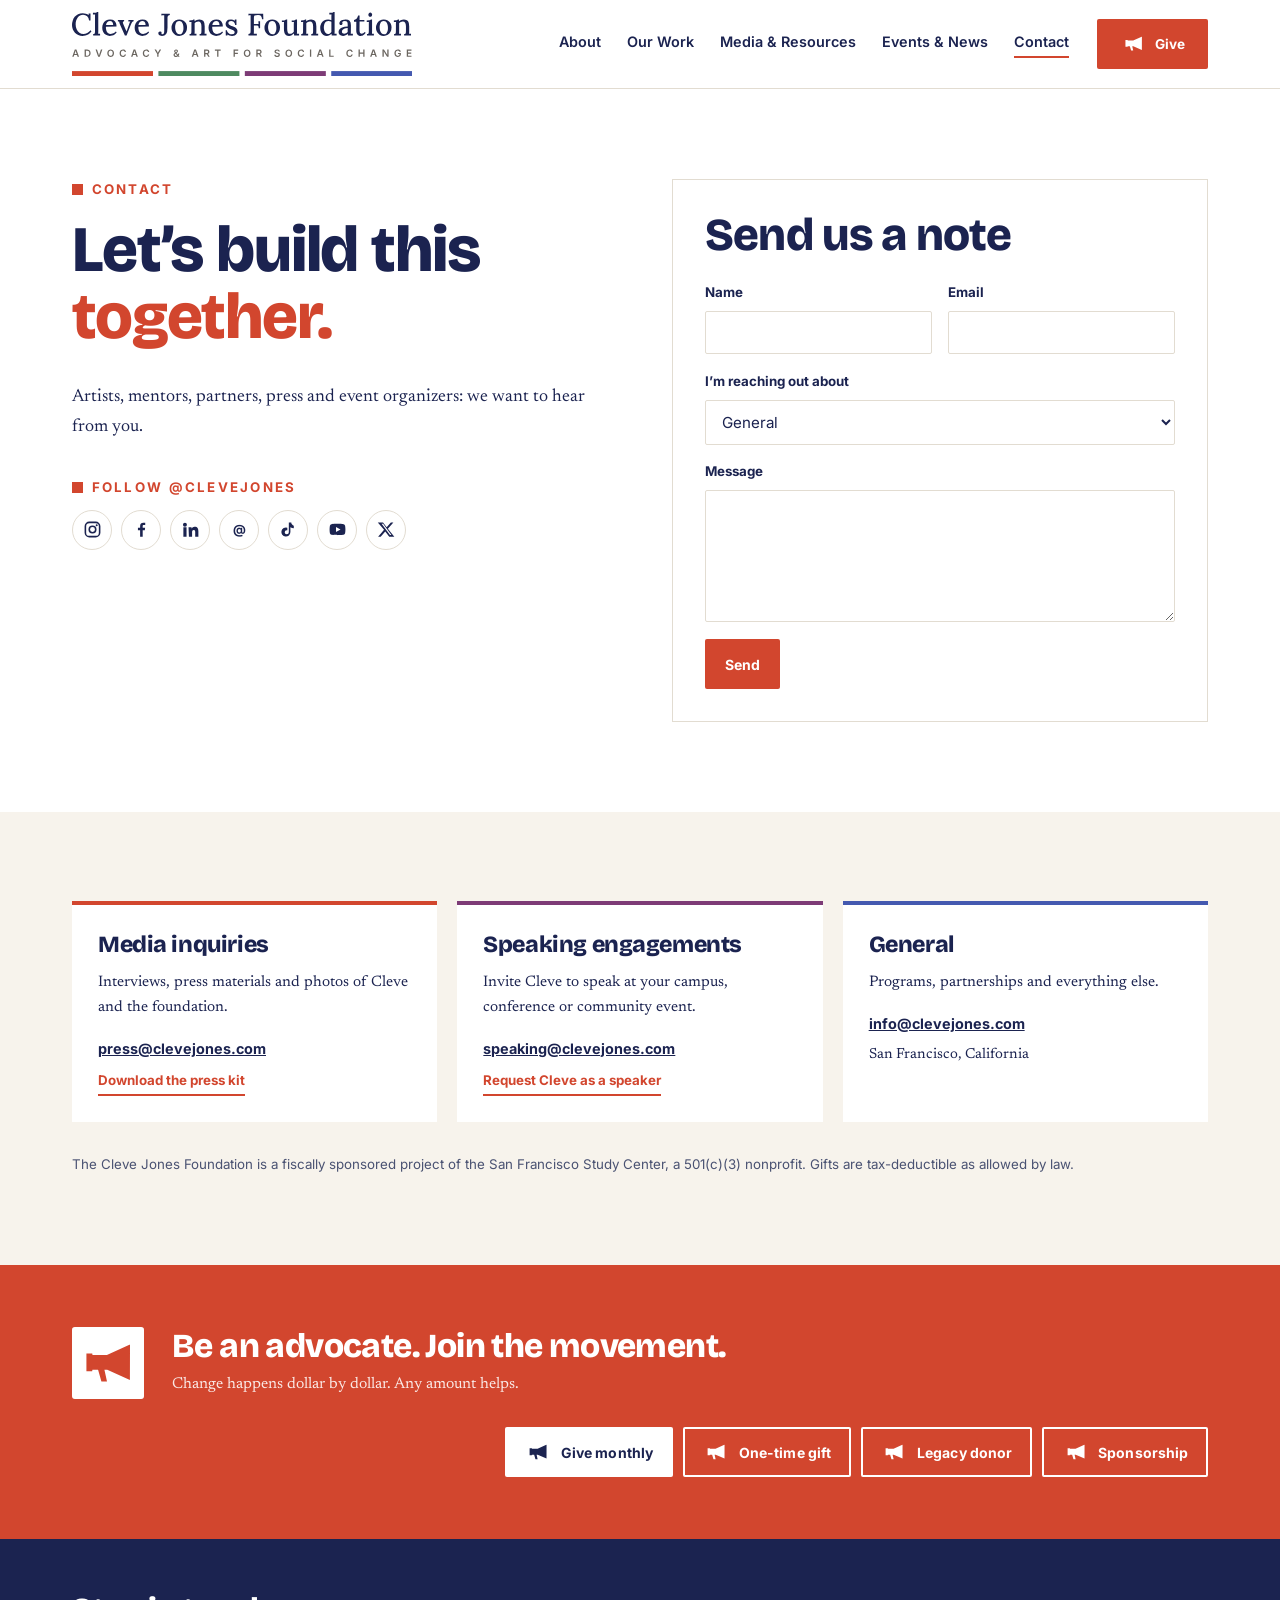
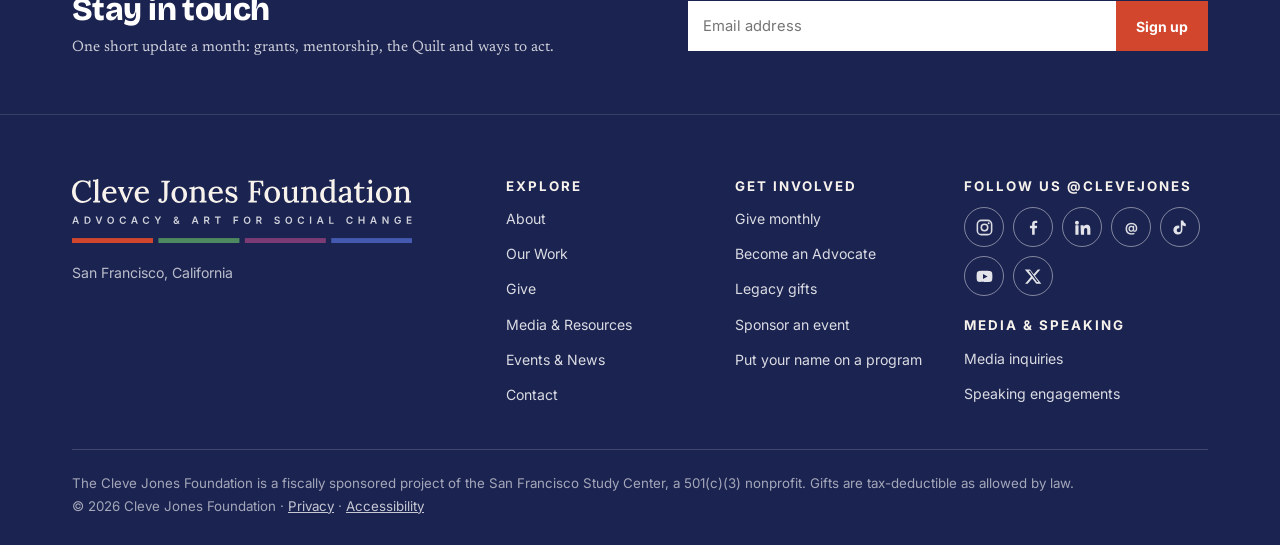
<file: site/contact.html>
<!doctype html>
<html lang="en">
<head>
<meta charset="utf-8">
<meta name="viewport" content="width=device-width, initial-scale=1">
<title>Contact — Cleve Jones Foundation</title>
<meta name="description" content="Artists, mentors, partners, press and event organizers: we want to hear from you.">
<meta property="og:title" content="Contact — Cleve Jones Foundation">
<meta property="og:description" content="Artists, mentors, partners, press and event organizers: we want to hear from you.">
<meta property="og:type" content="website">
<meta property="og:image" content="https://clevejones.org/assets/img/hero-act.jpg">
<meta property="og:url" content="https://clevejones.org/contact">
<meta property="og:site_name" content="Cleve Jones Foundation">
<meta name="twitter:card" content="summary_large_image">
<link rel="canonical" href="https://clevejones.org/contact">
<meta name="theme-color" content="#1B2350">
<link rel="icon" href="assets/brand/favicon.svg" type="image/svg+xml">
<link rel="icon" href="assets/brand/favicon.png" type="image/png">
<link rel="preconnect" href="https://fonts.googleapis.com">
<link rel="preconnect" href="https://fonts.gstatic.com" crossorigin>
<link rel="stylesheet" href="https://fonts.googleapis.com/css2?family=Bricolage+Grotesque:opsz,wght@12..96,700;12..96,800&family=Inter:wght@400;600;700&family=Lora:wght@500&family=Newsreader:ital,opsz,wght@0,6..72,300;0,6..72,400;0,6..72,500;1,6..72,300;1,6..72,400&display=swap">
<link rel="stylesheet" href="assets/css/site.css">
</head>
<body>
<a class="skip" href="#main">Skip to content</a>

<svg class="sprite" aria-hidden="true" focusable="false" style="position:absolute;width:0;height:0;overflow:hidden">
  <!-- The logo, drawn from the November 2026 logo sheet ("CJF Logo 11-26").
       Lora 500 and Inter SemiBold converted to outlines and fitted to the
       sheet artwork, so it renders the same on every computer whether or not
       the web fonts load. Regenerate with _work/tools/make-logo.py. -->
  <defs>
  <path id="logo-name" d="M69.4 35Q68 23.7 61.6 17.6Q55.2 11.5 44.9 11.3Q38.4 11.3 32.8 14.2Q27.3 17.1 23.3 22.4Q19.2 27.6 17 34.7Q14.8 41.8 14.8 50.2Q14.8 61.7 18.9 70.5Q22.9 79.4 30 84.3Q37.1 89.2 46.2 89.2Q54.2 89.2 62.1 85.4Q69.9 81.5 75.1 74.5L79.2 78Q73.6 85.8 67.2 90Q60.7 94.1 54.4 95.6Q48 97 42.9 97Q33.5 97 25.5 93.6Q17.6 90.2 11.9 84.1Q6.2 78 3.1 69.9Q-0 61.8 -0 52.3Q-0 43.5 2.8 35.1Q5.5 26.7 10.9 19.8Q16.4 13 24.6 9Q32.8 4.9 43.8 4.9Q50.2 4.9 56.3 6.7Q62.4 8.5 68 12.1L67.4 5.8H75.2V35ZM86 89.7Q89.8 89.7 91.3 87.9Q92.8 86.2 93.1 83Q93.5 79.9 93.5 75.7V18.9Q93.5 16.8 93.5 14.6Q93.6 12.4 93.8 9.8Q91.7 10 89.3 10Q86.9 10.1 85 10.2V3.5Q90.7 3.5 94 3Q97.4 2.4 99.2 1.7Q101 0.9 101.9 0H106.7V79.4Q106.7 81.7 106.5 84Q106.4 86.3 106.2 88.7Q108.2 88.6 110.2 88.5Q112.3 88.4 114.1 88.3V95H86ZM153.6 97Q144.8 97 137.8 92.9Q130.8 88.8 126.8 81.3Q122.8 73.9 122.8 63.7Q122.8 54.9 126.7 47.2Q130.7 39.5 137.9 34.8Q145 30.1 154.5 30.1Q159.7 30.1 164.5 31.7Q169.2 33.4 172.9 36.8Q176.6 40.3 178.7 45.7Q180.9 51.2 180.9 59L137.6 59.8Q137.6 68.3 139.5 75Q141.5 81.7 145.9 85.3Q150.3 89 157.3 89Q160.7 89 164.6 87.8Q168.4 86.6 171.9 84.3Q175.3 82 177.7 78.9L181.6 82.3Q177.8 87.9 172.9 91.2Q168 94.4 162.9 95.7Q157.8 97 153.6 97ZM138.1 53.2H167.2Q167.2 48.5 165.8 44.6Q164.5 40.8 161.7 38.5Q159 36.2 154.7 36.2Q148 36.2 143.8 40.5Q139.5 44.7 138.1 53.2ZM214.8 95.4 196.2 53.5Q194.3 49.2 193.4 46.4Q192.4 43.7 192.1 41.7Q191.8 39.8 191.6 38.4L186.4 38.8V32.1H211.7V37.3Q208.3 37.4 207.3 39.1Q206.3 40.9 206.8 43.7Q207.4 46.6 208.7 49.8L217.3 70Q218.3 72.2 219.3 74.6Q220.2 77 221.2 79.5H221.4Q222.1 77.4 222.9 75.1Q223.8 72.7 224.5 70.6L233.1 47.1Q234.1 44 235.1 41.9Q236.2 39.8 237 38.3L228.9 38.8V32.1H250.2V37.3Q247.4 37.5 245.4 39.6Q243.4 41.8 241.7 45.4Q240 49.1 238.1 53.6L221.7 95.4ZM285.3 97Q276.5 97 269.5 92.9Q262.5 88.8 258.5 81.3Q254.4 73.9 254.4 63.7Q254.4 54.9 258.4 47.2Q262.4 39.5 269.5 34.8Q276.7 30.1 286.1 30.1Q291.4 30.1 296.1 31.7Q300.9 33.4 304.6 36.8Q308.3 40.3 310.4 45.7Q312.6 51.2 312.6 59L269.3 59.8Q269.3 68.3 271.2 75Q273.2 81.7 277.6 85.3Q282 89 289 89Q292.4 89 296.3 87.8Q300.1 86.6 303.6 84.3Q307 82 309.4 78.9L313.3 82.3Q309.5 87.9 304.6 91.2Q299.7 94.4 294.6 95.7Q289.5 97 285.3 97ZM269.8 53.2H298.8Q298.8 48.5 297.5 44.6Q296.2 40.8 293.4 38.5Q290.7 36.2 286.4 36.2Q279.7 36.2 275.5 40.5Q271.2 44.7 269.8 53.2ZM365.5 97Q361.6 97 358.2 95.7Q354.8 94.4 352.7 92Q350.7 89.7 350.7 86.6Q350.7 83.5 352.3 81.2Q353.9 78.9 357.2 78.8Q360.9 78.5 362.4 80.6Q363.9 82.8 363.9 85.2Q363.9 85.8 363.7 86.7Q363.5 87.7 363.1 88.6Q363.9 89.8 365.4 90.2Q366.9 90.6 367.8 90.6Q371.2 90.5 372.9 87.5Q374.6 84.5 374.6 77.6V24.7Q374.6 21.5 374.6 18.6Q374.6 15.7 374.7 13.4Q371.9 13.5 368.8 13.6Q365.6 13.7 363 13.9V6.9H397.3V12.5Q393.7 12.5 391.6 13.8Q389.5 15.1 388.7 17.8Q387.9 20.4 387.9 24.4V63.9Q387.9 81.8 382.4 89.4Q377 97 365.5 97ZM435.8 97Q426.9 97 419.7 93Q412.5 89 408.3 81.7Q404.1 74.5 404.1 65.1Q404.1 54.9 408.3 47Q412.5 39.1 419.7 34.6Q426.9 30.1 435.7 30.1Q444.6 30.1 451.8 34.2Q459 38.3 463.2 45.5Q467.4 52.7 467.4 62.2Q467.4 72.1 463.2 80Q459.1 87.9 452 92.5Q444.9 97 435.8 97ZM436.7 90.7Q442.7 90.6 446.2 86.9Q449.7 83.3 451.2 77.6Q452.7 71.8 452.7 65.7Q452.7 60.3 451.7 55.1Q450.8 49.8 448.8 45.6Q446.8 41.3 443.5 38.7Q440.2 36.1 435.6 36.2Q429.7 36.2 425.9 39.9Q422.2 43.5 420.5 49.3Q418.8 55 418.8 61.4Q418.8 68.8 420.7 75.5Q422.6 82.2 426.6 86.4Q430.5 90.7 436.7 90.7ZM477.6 95V89.7Q481.3 89.7 482.9 87.9Q484.4 86.2 484.7 83Q485 79.9 485 75.7L485.1 49.6Q485.1 47.6 485.2 45.2Q485.2 42.9 485.6 40.7Q483.4 40.8 481 40.8Q478.7 40.9 476.7 41V34.4Q482.4 34.4 485.6 33.8Q488.8 33.2 490.5 32.5Q492.2 31.7 493 30.8H497.6Q497.7 32 497.8 33Q497.8 34 497.9 35.1Q497.9 36.2 498.1 38Q500.8 35.7 504.1 34Q507.4 32.2 511 31.2Q514.6 30.1 517.8 30.1Q529 30.1 534 36.9Q539 43.7 539 58.1V79.4Q539 81.7 538.8 84Q538.7 86.3 538.4 88.7Q540.5 88.6 542.5 88.5Q544.6 88.4 546.4 88.3V95H518.3V89.7Q522.1 89.7 523.6 87.9Q525.1 86.2 525.4 83Q525.7 79.9 525.7 75.7V58.1Q525.6 48.2 522.5 43.2Q519.5 38.1 512.7 38.3Q508.6 38.3 504.7 40.3Q500.8 42.3 498.2 45.2Q498.2 46.4 498.2 47.9Q498.2 49.3 498.2 50.8V79.4Q498.2 81.7 498.1 84Q497.9 86.3 497.7 88.7Q499.7 88.6 501.8 88.5Q503.9 88.4 505.6 88.3V95ZM585.4 97Q576.6 97 569.6 92.9Q562.6 88.8 558.6 81.3Q554.5 73.9 554.5 63.7Q554.5 54.9 558.5 47.2Q562.5 39.5 569.6 34.8Q576.8 30.1 586.2 30.1Q591.5 30.1 596.2 31.7Q601 33.4 604.7 36.8Q608.4 40.3 610.5 45.7Q612.7 51.2 612.7 59L569.4 59.8Q569.4 68.3 571.3 75Q573.3 81.7 577.7 85.3Q582.1 89 589.1 89Q592.5 89 596.4 87.8Q600.2 86.6 603.7 84.3Q607.1 82 609.5 78.9L613.4 82.3Q609.6 87.9 604.7 91.2Q599.8 94.4 594.7 95.7Q589.6 97 585.4 97ZM569.9 53.2H598.9Q598.9 48.5 597.6 44.6Q596.3 40.8 593.5 38.5Q590.8 36.2 586.5 36.2Q579.8 36.2 575.6 40.5Q571.3 44.7 569.9 53.2ZM650 97Q644.1 97 639.1 95.4Q634 93.9 631 91.7L631.4 95.9H624.7L624.1 74.2H629.4Q629.6 78.9 632.3 82.7Q634.9 86.4 639.1 88.6Q643.3 90.7 648.3 90.7Q651.1 90.7 653.9 89.8Q656.7 88.8 658.6 86.9Q660.5 84.9 660.5 82Q660.5 78.9 658.5 76.8Q656.6 74.7 653.2 73.1Q649.9 71.5 645.6 69.8Q641.8 68.3 638 66.7Q634.2 65.1 630.9 62.8Q627.6 60.5 625.7 57.2Q623.9 53.9 623.9 49Q623.9 46.1 625 42.7Q626.1 39.4 628.6 36.6Q631.1 33.7 635.4 31.9Q639.7 30.1 646 30.1Q649.4 30.1 653.6 31.2Q657.8 32.4 661.5 35.1L661.3 30.7H668V52.9H662.6Q662.2 48.5 660.3 44.7Q658.3 40.9 654.8 38.5Q651.3 36.1 646.2 36.1Q641.3 36.1 638.3 38.6Q635.2 41 635.2 44.7Q635.2 48.3 637.5 50.6Q639.8 52.9 643.6 54.5Q647.4 56.1 651.8 57.8Q657.1 59.9 661.7 62.4Q666.4 64.9 669.3 68.7Q672.1 72.5 672.1 78.3Q672.1 84.5 668.9 88.8Q665.7 93 660.7 95Q655.7 97 650 97ZM716.7 95V89.5Q720.8 89.2 722.6 87.7Q724.5 86.2 725 83.2Q725.5 80.1 725.5 75.5V23.2Q725.5 20.4 725.6 17.8Q725.7 15.2 725.9 13.4Q723.7 13.5 721.2 13.6Q718.7 13.7 716.7 13.9V6.9H776.5L777.3 29.7H771.8Q771.8 22.5 769.4 18.8Q767 15 763.2 13.7Q759.4 12.5 755 12.6L747.5 12.9Q743.5 12.9 741.6 14.5Q739.8 16.1 739.3 19.1Q738.8 22.2 738.8 26.8V48.5L757.8 48.6L757 37.6H764V65.6H758.4Q758.4 60 756.9 57.6Q755.3 55.2 752.1 54.7Q749 54.2 744.3 54.4L738.8 54.6V78.1Q738.8 81.5 738.7 84.2Q738.7 86.9 738.4 88.6Q740.3 88.4 742.5 88.4Q744.7 88.3 746.9 88.2Q749 88.1 750.8 88.1V95ZM813.4 97Q804.5 97 797.3 93Q790.1 89 785.9 81.7Q781.7 74.5 781.7 65.1Q781.7 54.9 785.9 47Q790.1 39.1 797.3 34.6Q804.5 30.1 813.3 30.1Q822.2 30.1 829.4 34.2Q836.5 38.3 840.8 45.5Q845 52.7 845 62.2Q845 72.1 840.8 80Q836.7 87.9 829.6 92.5Q822.5 97 813.4 97ZM814.3 90.7Q820.3 90.6 823.8 86.9Q827.2 83.3 828.7 77.6Q830.2 71.8 830.2 65.7Q830.2 60.3 829.3 55.1Q828.4 49.8 826.4 45.6Q824.3 41.3 821.1 38.7Q817.8 36.1 813.1 36.2Q807.2 36.2 803.5 39.9Q799.8 43.5 798.1 49.3Q796.4 55 796.4 61.4Q796.4 68.8 798.3 75.5Q800.2 82.2 804.2 86.4Q808.1 90.7 814.3 90.7ZM881.6 97Q874.5 97 869.9 94.4Q865.3 91.7 863.1 85.6Q860.8 79.5 860.8 69.5V49.7Q860.8 47.6 860.9 45.2Q860.9 42.9 861.3 40.7Q859.2 40.8 856.8 40.8Q854.4 40.9 852.5 41V34.4H855.5Q861.8 34.4 865 33.2Q868.1 32.1 869.4 30.8H874.1V69.2Q874.1 79.1 876.9 84Q879.7 89 886.2 88.8Q890.5 88.8 894.5 86.3Q898.4 83.8 900.9 80.4V50.6Q900.9 47.8 901.1 45.4Q901.2 42.9 901.6 40.7Q899.3 40.8 896.9 40.8Q894.5 40.9 892.5 41V34.4H896.2Q901.7 34.4 904.8 33.2Q908 32.1 909.4 30.8H914.1L914 77.1Q914 79.1 913.9 82.6Q913.8 86.1 913.5 88.7Q915.7 88.6 918 88.4Q920.3 88.3 922.3 88.3V95H902.3Q902.1 93 901.9 91.2Q901.7 89.5 901.4 87.8Q897.5 91.5 892.4 94.2Q887.2 97 881.6 97ZM931.1 95V89.7Q934.9 89.7 936.4 87.9Q937.9 86.2 938.2 83Q938.5 79.9 938.5 75.7L938.7 49.6Q938.7 47.6 938.7 45.2Q938.8 42.9 939.2 40.7Q936.9 40.8 934.6 40.8Q932.3 40.9 930.2 41V34.4Q935.9 34.4 939.1 33.8Q942.3 33.2 944 32.5Q945.7 31.7 946.6 30.8H951.1Q951.2 32 951.3 33Q951.4 34 951.4 35.1Q951.5 36.2 951.6 38Q954.4 35.7 957.7 34Q960.9 32.2 964.5 31.2Q968.1 30.1 971.4 30.1Q982.6 30.1 987.5 36.9Q992.5 43.7 992.5 58.1V79.4Q992.5 81.7 992.4 84Q992.2 86.3 992 88.7Q994 88.6 996.1 88.5Q998.2 88.4 999.9 88.3V95H971.9V89.7Q975.6 89.7 977.2 87.9Q978.7 86.2 979 83Q979.3 79.9 979.3 75.7V58.1Q979.2 48.2 976.1 43.2Q973 38.1 966.2 38.3Q962.2 38.3 958.3 40.3Q954.4 42.3 951.7 45.2Q951.7 46.4 951.7 47.9Q951.7 49.3 951.7 50.8V79.4Q951.7 81.7 951.6 84Q951.5 86.3 951.2 88.7Q953.3 88.6 955.3 88.5Q957.4 88.4 959.2 88.3V95ZM1034.8 97Q1027.1 97 1021.1 93.2Q1015.1 89.3 1011.7 82.2Q1008.2 75 1008.2 65.3Q1008.2 55 1012.2 47.1Q1016.3 39.1 1023.6 34.6Q1030.9 30.1 1040.2 30.1Q1044.1 30.1 1047.7 31Q1051.2 32 1053.6 33.2V18.9Q1053.6 17 1053.8 14.7Q1053.9 12.4 1054.1 9.8Q1051.9 10 1049.5 10.1Q1047.1 10.2 1045.2 10.2V3.5Q1050.9 3.5 1054.2 3Q1057.5 2.4 1059.4 1.7Q1061.2 0.9 1062.1 0H1066.7V79.4Q1066.7 81.3 1066.6 83.7Q1066.5 86.1 1066.2 88.7Q1068.5 88.6 1070.7 88.4Q1073 88.3 1074.9 88.3V95H1054.9Q1054.6 93.2 1054.4 91.7Q1054.3 90.2 1054.1 88.7Q1050.4 92.7 1045.5 94.9Q1040.5 97 1034.8 97ZM1039.9 89.1Q1043.8 89.1 1047.5 86.9Q1051.2 84.8 1053.6 81.5Q1053.6 79.9 1053.6 78.1Q1053.6 76.4 1053.6 74.4V40.1Q1051.2 38.4 1048 37.4Q1044.8 36.5 1041.4 36.5Q1035.3 36.5 1031.1 40.1Q1026.8 43.7 1024.8 49.8Q1022.8 56 1022.9 63.9Q1023.2 70.7 1025.1 76.5Q1027 82.3 1030.7 85.7Q1034.4 89.1 1039.9 89.1ZM1120.9 95Q1120.7 93 1120.5 91.5Q1120.4 90 1120.2 88.3Q1115.9 92.6 1111 94.8Q1106.1 97 1100.8 97Q1091.7 97 1087.1 92.5Q1082.6 88.1 1082.6 81.4Q1082.6 75.6 1086 71.3Q1089.3 67.1 1094.9 64.4Q1100.4 61.7 1107 60.3Q1113.5 59 1119.8 59V51.6Q1119.8 47.6 1119 44.1Q1118.3 40.7 1116 38.5Q1113.6 36.2 1108.7 36.2Q1105.4 36.1 1102.2 37.4Q1098.9 38.8 1097.1 41.8Q1098.2 42.8 1098.5 44.1Q1098.8 45.4 1098.8 46.6Q1098.8 48.3 1097.3 50.5Q1095.8 52.7 1092.1 52.6Q1089.1 52.6 1087.5 50.5Q1086 48.5 1086 45.7Q1086 41.2 1089.3 37.6Q1092.6 34.1 1098.4 32.1Q1104.2 30.1 1111.4 30.1Q1122.2 30.1 1127.5 35.7Q1132.9 41.4 1132.9 53.6Q1132.9 58.1 1132.9 62.3Q1132.9 66.4 1132.8 70.6Q1132.7 74.7 1132.7 79.4Q1132.7 81.3 1132.6 83.7Q1132.5 86.1 1132.2 88.7Q1134.4 88.6 1136.6 88.4Q1138.9 88.3 1140.9 88.3V95ZM1119.8 64.8Q1115.8 65.1 1111.5 65.9Q1107.3 66.8 1103.9 68.6Q1100.5 70.3 1098.5 73.1Q1096.4 75.9 1096.4 79.8Q1096.6 84 1099.2 86.1Q1101.8 88.1 1105.3 88.1Q1109.7 88.1 1113.1 86.4Q1116.5 84.7 1119.8 81.7Q1119.7 80.3 1119.7 78.8Q1119.7 77.4 1119.7 75.7Q1119.7 74.6 1119.7 71.5Q1119.8 68.4 1119.8 64.8ZM1172.4 97Q1169.2 97 1166 96.2Q1162.8 95.4 1160.2 92.9Q1157.5 90.5 1156 85.8Q1154.5 81.2 1154.5 73.5L1154.8 39.1H1145.4V32.1Q1148.8 32 1152.4 29.6Q1155.9 27.2 1158.5 23.2Q1161.2 19.1 1162.2 14.5H1168.1V32.1H1187.5V38.6L1168.1 38.9L1167.8 72.5Q1167.8 77.3 1168.7 80.8Q1169.5 84.4 1171.4 86.4Q1173.4 88.3 1176.8 88.3Q1179.7 88.3 1182.7 86.6Q1185.8 84.8 1188.6 80.8L1192.9 84.5Q1189.8 89 1186.8 91.5Q1183.8 94 1181 95.2Q1178.3 96.4 1176 96.7Q1173.7 97 1172.4 97ZM1198.1 89.7Q1201.9 89.7 1203.4 87.9Q1204.9 86.2 1205.3 83Q1205.6 79.9 1205.6 75.7V49.7Q1205.6 47.6 1205.7 45.4Q1205.8 43.2 1206.1 40.7Q1203.9 40.8 1201.5 40.8Q1199.2 40.9 1197.1 41V34.4Q1202.8 34.4 1206.1 33.8Q1209.5 33.2 1211.3 32.5Q1213.1 31.7 1214 30.8H1218.8V79.4Q1218.8 81.7 1218.6 84Q1218.5 86.3 1218.3 88.7Q1220.3 88.6 1222.4 88.5Q1224.4 88.4 1226.2 88.3V95H1198.1ZM1211.5 19.3Q1208.2 19.3 1205.9 16.8Q1203.7 14.4 1203.7 10.8Q1203.7 7.3 1206.1 4.9Q1208.5 2.4 1211.5 2.4Q1214.7 2.4 1216.9 4.9Q1219.2 7.3 1219.2 10.8Q1219.2 14.4 1216.9 16.8Q1214.7 19.3 1211.5 19.3ZM1266.4 97Q1257.5 97 1250.3 93Q1243.2 89 1239 81.7Q1234.7 74.5 1234.7 65.1Q1234.7 54.9 1239 47Q1243.2 39.1 1250.3 34.6Q1257.5 30.1 1266.3 30.1Q1275.2 30.1 1282.4 34.2Q1289.6 38.3 1293.8 45.5Q1298 52.7 1298 62.2Q1298 72.1 1293.9 80Q1289.7 87.9 1282.6 92.5Q1275.5 97 1266.4 97ZM1267.3 90.7Q1273.4 90.6 1276.8 86.9Q1280.3 83.3 1281.8 77.6Q1283.3 71.8 1283.3 65.7Q1283.3 60.3 1282.4 55.1Q1281.4 49.8 1279.4 45.6Q1277.4 41.3 1274.1 38.7Q1270.8 36.1 1266.2 36.2Q1260.3 36.2 1256.6 39.9Q1252.9 43.5 1251.2 49.3Q1249.5 55 1249.5 61.4Q1249.5 68.8 1251.3 75.5Q1253.2 82.2 1257.2 86.4Q1261.2 90.7 1267.3 90.7ZM1308.2 95V89.7Q1312 89.7 1313.5 87.9Q1315 86.2 1315.3 83Q1315.6 79.9 1315.6 75.7L1315.7 49.6Q1315.7 47.6 1315.8 45.2Q1315.9 42.9 1316.2 40.7Q1314 40.8 1311.7 40.8Q1309.3 40.9 1307.3 41V34.4Q1313 34.4 1316.2 33.8Q1319.4 33.2 1321.1 32.5Q1322.8 31.7 1323.7 30.8H1328.2Q1328.3 32 1328.4 33Q1328.5 34 1328.5 35.1Q1328.6 36.2 1328.7 38Q1331.5 35.7 1334.7 34Q1338 32.2 1341.6 31.2Q1345.2 30.1 1348.4 30.1Q1359.6 30.1 1364.6 36.9Q1369.6 43.7 1369.6 58.1V79.4Q1369.6 81.7 1369.5 84Q1369.3 86.3 1369.1 88.7Q1371.1 88.6 1373.2 88.5Q1375.2 88.4 1377 88.3V95H1349V89.7Q1352.7 89.7 1354.2 87.9Q1355.7 86.2 1356.1 83Q1356.4 79.9 1356.4 75.7V58.1Q1356.2 48.2 1353.2 43.2Q1350.1 38.1 1343.3 38.3Q1339.3 38.3 1335.4 40.3Q1331.5 42.3 1328.8 45.2Q1328.8 46.4 1328.8 47.9Q1328.8 49.3 1328.8 50.8V79.4Q1328.8 81.7 1328.7 84Q1328.6 86.3 1328.3 88.7Q1330.3 88.6 1332.4 88.5Q1334.5 88.4 1336.2 88.3V95Z"/>
  <path id="logo-tag" d="M1 182 11.3 152.4H18L28.6 182H22.7L17.5 166.6Q16.7 164.3 15.9 161.3Q15.1 158.3 14 154.4H15.2Q14.2 158.3 13.4 161.3Q12.6 164.3 11.8 166.6L6.8 182ZM7 174.7V170.4H22.5V174.7ZM61.2 182H53.7V177.4H60.9Q64 177.4 66.1 176.3Q68.2 175.1 69.2 172.9Q70.3 170.6 70.3 167.2Q70.3 163.8 69.2 161.6Q68.2 159.3 66.1 158.2Q64.1 157 61.1 157H53.6V152.4H61.4Q65.8 152.4 69 154.2Q72.1 156 73.8 159.3Q75.5 162.6 75.5 167.2Q75.5 171.8 73.8 175.1Q72.1 178.5 68.9 180.2Q65.7 182 61.2 182ZM56.5 152.4V182H51.2V152.4ZM106.2 182 95.7 152.4H101.5L106.7 167.8Q107.5 170.1 108.3 173.1Q109.2 176.1 110.2 179.9H109.1Q110.1 176.1 110.9 173.1Q111.7 170.1 112.4 167.8L117.5 152.4H123.3L112.9 182ZM157 182.4Q153.1 182.4 150.1 180.6Q147 178.8 145.2 175.4Q143.4 172 143.4 167.2Q143.4 162.5 145.2 159.1Q147 155.7 150.1 153.9Q153.1 152.1 157 152.1Q160.9 152.1 164 153.9Q167 155.7 168.8 159.1Q170.6 162.5 170.6 167.2Q170.6 172 168.8 175.4Q167 178.8 164 180.6Q160.9 182.4 157 182.4ZM157 177.7Q159.4 177.7 161.3 176.5Q163.1 175.3 164.2 172.9Q165.2 170.6 165.2 167.2Q165.2 163.9 164.2 161.5Q163.1 159.2 161.3 158Q159.4 156.8 157 156.8Q154.6 156.8 152.7 158Q150.9 159.2 149.8 161.5Q148.8 163.9 148.8 167.2Q148.8 170.6 149.8 172.9Q150.9 175.2 152.7 176.4Q154.6 177.7 157 177.7ZM206.9 182.4Q203 182.4 199.9 180.6Q196.9 178.8 195.1 175.4Q193.4 172 193.4 167.2Q193.4 162.5 195.1 159.1Q196.9 155.7 200 153.9Q203 152.1 206.9 152.1Q209.3 152.1 211.4 152.7Q213.5 153.4 215.2 154.7Q216.8 156.1 217.9 158Q219 159.9 219.3 162.3H214Q213.7 161 213.1 159.9Q212.5 158.9 211.6 158.2Q210.6 157.5 209.5 157.2Q208.3 156.8 207 156.8Q204.5 156.8 202.7 158Q200.8 159.2 199.7 161.6Q198.7 163.9 198.7 167.2Q198.7 170.6 199.7 173Q200.8 175.3 202.7 176.5Q204.6 177.7 206.9 177.7Q208.3 177.7 209.4 177.3Q210.6 176.9 211.6 176.2Q212.5 175.5 213.1 174.5Q213.8 173.5 214 172.2H219.4Q219.1 174.3 218.1 176.1Q217.1 178 215.4 179.4Q213.8 180.8 211.7 181.6Q209.5 182.4 206.9 182.4ZM239.9 182 250.2 152.4H257L267.5 182H261.7L256.4 166.6Q255.7 164.3 254.8 161.3Q254 158.3 253 154.4H254.1Q253.1 158.3 252.3 161.3Q251.5 164.3 250.8 166.6L245.7 182ZM245.9 174.7V170.4H261.5V174.7ZM301.1 182.4Q297.2 182.4 294.2 180.6Q291.1 178.8 289.4 175.4Q287.6 172 287.6 167.2Q287.6 162.5 289.4 159.1Q291.2 155.7 294.2 153.9Q297.3 152.1 301.1 152.1Q303.6 152.1 305.7 152.7Q307.8 153.4 309.4 154.7Q311.1 156.1 312.2 158Q313.2 159.9 313.6 162.3H308.3Q308 161 307.4 159.9Q306.7 158.9 305.8 158.2Q304.9 157.5 303.7 157.2Q302.5 156.8 301.2 156.8Q298.8 156.8 296.9 158Q295 159.2 294 161.6Q292.9 163.9 292.9 167.2Q292.9 170.6 294 173Q295.1 175.3 296.9 176.5Q298.8 177.7 301.2 177.7Q302.5 177.7 303.7 177.3Q304.9 176.9 305.8 176.2Q306.7 175.5 307.4 174.5Q308 173.5 308.3 172.2H313.6Q313.3 174.3 312.3 176.1Q311.3 178 309.7 179.4Q308.1 180.8 305.9 181.6Q303.8 182.4 301.1 182.4ZM346.1 182V170.6L335.2 152.4H341.4L346.6 161.8Q347.5 163.2 348.1 164.6Q348.8 166 349.5 168H348.1Q348.8 166 349.4 164.6Q350.1 163.2 350.8 161.8L356 152.4H362.2L351.4 170.6V182ZM422.3 182.4Q419.3 182.4 417.1 181.3Q414.9 180.2 413.7 178.4Q412.6 176.5 412.6 174.2Q412.6 172.4 413.3 171Q414 169.6 415.3 168.5Q416.6 167.3 418.3 166.2L423.5 162.6Q424.1 162.2 424.7 161.7Q425.2 161.1 425.5 160.5Q425.9 159.8 425.9 159.1Q425.9 157.9 425.1 157.1Q424.3 156.3 422.9 156.3Q421.9 156.3 421.2 156.7Q420.5 157.1 420.1 157.8Q419.7 158.5 419.7 159.4Q419.7 160.4 420.2 161.4Q420.7 162.3 421.5 163.4Q422.4 164.5 423.5 165.8L437.4 182H431.7L420.3 168.8Q418.9 167.2 417.7 165.8Q416.6 164.3 415.8 162.8Q415.1 161.2 415.1 159.3Q415.1 157.3 416 155.6Q417 154 418.7 153.1Q420.5 152.1 422.8 152.1Q425.1 152.1 426.8 153Q428.5 154 429.4 155.5Q430.3 157 430.3 158.9Q430.3 160.2 429.8 161.4Q429.3 162.6 428.4 163.6Q427.6 164.6 426.4 165.5L420.4 169.9Q419 170.9 418.3 171.9Q417.6 172.9 417.6 174.1Q417.6 175.3 418.2 176.3Q418.8 177.2 419.9 177.7Q420.9 178.2 422.3 178.2Q424 178.2 425.6 177.5Q427.1 176.7 428.4 175.4Q429.6 174.1 430.4 172.2Q431.2 170.4 431.2 168.1H435.6Q435.6 170.9 435 173Q434.4 175 433.4 176.4Q432.4 177.9 431.4 178.7L430.1 179.6Q428.5 181.1 426.4 181.7Q424.3 182.4 422.3 182.4ZM486.3 182 496.6 152.4H503.4L513.9 182H508.1L502.8 166.6Q502.1 164.3 501.2 161.3Q500.4 158.3 499.4 154.4H500.5Q499.5 158.3 498.7 161.3Q497.9 164.3 497.2 166.6L492.1 182ZM492.3 174.7V170.4H507.9V174.7ZM536.5 182V152.4H547.6Q551 152.4 553.3 153.6Q555.6 154.8 556.8 157Q558 159.1 558 161.9Q558 164.7 556.8 166.8Q555.6 168.9 553.3 170Q550.9 171.2 547.5 171.2H539.6V166.8H546.8Q548.8 166.8 550.1 166.2Q551.4 165.6 552 164.5Q552.6 163.5 552.6 161.9Q552.6 160.3 552 159.2Q551.4 158.1 550.1 157.5Q548.8 156.9 546.8 156.9H541.8V182ZM553.2 182 546 168.6H551.8L559.1 182ZM580.4 156.9V152.4H603.9V156.9H594.8V182H589.5V156.9ZM656.2 182V152.4H675.1V156.9H661.5V165.8H673.8V170.2H661.5V182ZM711.4 182.4Q707.5 182.4 704.4 180.6Q701.4 178.8 699.6 175.4Q697.8 172 697.8 167.2Q697.8 162.5 699.6 159.1Q701.4 155.7 704.4 153.9Q707.5 152.1 711.4 152.1Q715.3 152.1 718.3 153.9Q721.4 155.7 723.2 159.1Q724.9 162.5 724.9 167.2Q724.9 172 723.2 175.4Q721.4 178.8 718.3 180.6Q715.3 182.4 711.4 182.4ZM711.4 177.7Q713.8 177.7 715.7 176.5Q717.5 175.3 718.6 172.9Q719.6 170.6 719.6 167.2Q719.6 163.9 718.6 161.5Q717.5 159.2 715.7 158Q713.8 156.8 711.4 156.8Q709 156.8 707.1 158Q705.2 159.2 704.2 161.5Q703.1 163.9 703.1 167.2Q703.1 170.6 704.2 172.9Q705.2 175.2 707.1 176.4Q709 177.7 711.4 177.7ZM748.7 182V152.4H759.7Q763.1 152.4 765.4 153.6Q767.7 154.8 768.9 157Q770.1 159.1 770.1 161.9Q770.1 164.7 768.9 166.8Q767.7 168.9 765.4 170Q763 171.2 759.6 171.2H751.7V166.8H758.9Q760.9 166.8 762.2 166.2Q763.5 165.6 764.1 164.5Q764.7 163.5 764.7 161.9Q764.7 160.3 764.1 159.2Q763.5 158.1 762.2 157.5Q760.9 156.9 758.9 156.9H754V182ZM765.3 182 758.1 168.6H763.9L771.2 182ZM833.1 182.5Q829.7 182.5 827.2 181.4Q824.7 180.3 823.2 178.3Q821.8 176.2 821.7 173.3H826.9Q827 174.9 827.9 175.9Q828.7 176.9 830.1 177.4Q831.4 177.9 833.1 177.9Q834.9 177.9 836.2 177.4Q837.5 176.9 838.3 175.9Q839 174.9 839 173.7Q839 172.5 838.4 171.8Q837.7 171 836.5 170.5Q835.3 170 833.7 169.6L830.4 168.7Q826.6 167.7 824.6 165.8Q822.5 163.9 822.5 160.8Q822.5 158.1 823.9 156.2Q825.3 154.2 827.8 153.1Q830.2 152.1 833.3 152.1Q836.4 152.1 838.8 153.1Q841.2 154.2 842.5 156.2Q843.9 158.1 843.9 160.5H838.8Q838.6 158.6 837.1 157.6Q835.6 156.6 833.2 156.6Q831.5 156.6 830.3 157.1Q829.1 157.6 828.5 158.4Q827.9 159.3 827.9 160.4Q827.9 161.7 828.6 162.5Q829.4 163.3 830.5 163.7Q831.7 164.2 832.9 164.5L835.6 165.2Q837.3 165.6 838.8 166.3Q840.4 166.9 841.6 167.9Q842.9 168.9 843.6 170.4Q844.3 171.8 844.3 173.7Q844.3 176.3 843 178.3Q841.7 180.3 839.2 181.4Q836.7 182.5 833.1 182.5ZM880.5 182.4Q876.7 182.4 873.6 180.6Q870.5 178.8 868.7 175.4Q867 172 867 167.2Q867 162.5 868.7 159.1Q870.5 155.7 873.6 153.9Q876.7 152.1 880.5 152.1Q884.4 152.1 887.5 153.9Q890.5 155.7 892.3 159.1Q894.1 162.5 894.1 167.2Q894.1 172 892.3 175.4Q890.5 178.8 887.5 180.6Q884.4 182.4 880.5 182.4ZM880.5 177.7Q882.9 177.7 884.8 176.5Q886.6 175.3 887.7 172.9Q888.8 170.6 888.8 167.2Q888.8 163.9 887.7 161.5Q886.6 159.2 884.8 158Q882.9 156.8 880.5 156.8Q878.1 156.8 876.3 158Q874.4 159.2 873.3 161.5Q872.3 163.9 872.3 167.2Q872.3 170.6 873.3 172.9Q874.4 175.2 876.3 176.4Q878.1 177.7 880.5 177.7ZM930.4 182.4Q926.5 182.4 923.5 180.6Q920.4 178.8 918.6 175.4Q916.9 172 916.9 167.2Q916.9 162.5 918.6 159.1Q920.4 155.7 923.5 153.9Q926.5 152.1 930.4 152.1Q932.8 152.1 934.9 152.7Q937 153.4 938.7 154.7Q940.3 156.1 941.4 158Q942.5 159.9 942.8 162.3H937.5Q937.3 161 936.6 159.9Q936 158.9 935.1 158.2Q934.1 157.5 933 157.2Q931.8 156.8 930.5 156.8Q928.1 156.8 926.2 158Q924.3 159.2 923.2 161.6Q922.2 163.9 922.2 167.2Q922.2 170.6 923.3 173Q924.3 175.3 926.2 176.5Q928.1 177.7 930.5 177.7Q931.8 177.7 933 177.3Q934.1 176.9 935.1 176.2Q936 175.5 936.6 174.5Q937.3 173.5 937.5 172.2H942.9Q942.6 174.3 941.6 176.1Q940.6 178 938.9 179.4Q937.3 180.8 935.2 181.6Q933 182.4 930.4 182.4ZM971.7 152.4V182H966.4V152.4ZM994.4 182 1004.7 152.4H1011.4L1022 182H1016.2L1010.9 166.6Q1010.1 164.3 1009.3 161.3Q1008.5 158.3 1007.4 154.4H1008.6Q1007.6 158.3 1006.8 161.3Q1006 164.3 1005.2 166.6L1000.2 182ZM1000.4 174.7V170.4H1016V174.7ZM1044.6 182V152.4H1049.9V177.5H1063V182ZM1127.8 182.4Q1123.9 182.4 1120.8 180.6Q1117.8 178.8 1116 175.4Q1114.3 172 1114.3 167.2Q1114.3 162.5 1116 159.1Q1117.8 155.7 1120.9 153.9Q1123.9 152.1 1127.8 152.1Q1130.2 152.1 1132.3 152.7Q1134.4 153.4 1136.1 154.7Q1137.7 156.1 1138.8 158Q1139.9 159.9 1140.2 162.3H1134.9Q1134.7 161 1134 159.9Q1133.4 158.9 1132.5 158.2Q1131.5 157.5 1130.4 157.2Q1129.2 156.8 1127.9 156.8Q1125.4 156.8 1123.6 158Q1121.7 159.2 1120.6 161.6Q1119.6 163.9 1119.6 167.2Q1119.6 170.6 1120.6 173Q1121.7 175.3 1123.6 176.5Q1125.5 177.7 1127.8 177.7Q1129.2 177.7 1130.3 177.3Q1131.5 176.9 1132.5 176.2Q1133.4 175.5 1134 174.5Q1134.7 173.5 1134.9 172.2H1140.3Q1140 174.3 1139 176.1Q1138 178 1136.3 179.4Q1134.7 180.8 1132.6 181.6Q1130.4 182.4 1127.8 182.4ZM1163.8 182V152.4H1169.1V164.7H1182.9V152.4H1188.2V182H1182.9V169.1H1169.1V182ZM1210.8 182 1221.1 152.4H1227.9L1238.4 182H1232.6L1227.3 166.6Q1226.6 164.3 1225.7 161.3Q1224.9 158.3 1223.9 154.4H1225Q1224 158.3 1223.2 161.3Q1222.4 164.3 1221.7 166.6L1216.6 182ZM1216.8 174.7V170.4H1232.4V174.7ZM1261 182V152.4H1267L1277.2 168.7Q1277.9 169.7 1278.6 171Q1279.3 172.3 1280.1 173.9Q1280.9 175.5 1281.6 177.4H1281Q1280.9 175.7 1280.8 174Q1280.7 172.2 1280.6 170.6Q1280.6 169 1280.6 168V152.4H1285.9V182H1279.9L1270.7 167.3Q1269.8 165.9 1269.1 164.6Q1268.3 163.2 1267.4 161.5Q1266.5 159.7 1265.2 157.3H1266Q1266.1 159.5 1266.2 161.4Q1266.3 163.3 1266.4 164.9Q1266.4 166.4 1266.4 167.3V182ZM1323.3 182.4Q1319.2 182.4 1316.2 180.6Q1313.1 178.7 1311.4 175.3Q1309.6 171.9 1309.6 167.3Q1309.6 162.5 1311.4 159.1Q1313.2 155.7 1316.2 153.9Q1319.3 152.1 1323.2 152.1Q1325.6 152.1 1327.7 152.8Q1329.8 153.5 1331.5 154.8Q1333.1 156.1 1334.2 157.9Q1335.3 159.7 1335.6 161.9H1330.2Q1329.8 160.7 1329.2 159.8Q1328.6 158.8 1327.7 158.2Q1326.8 157.5 1325.7 157.1Q1324.6 156.8 1323.2 156.8Q1320.9 156.8 1319 158Q1317.1 159.2 1316 161.5Q1315 163.9 1315 167.2Q1315 170.6 1316 172.9Q1317.1 175.2 1319 176.4Q1320.9 177.7 1323.3 177.7Q1325.6 177.7 1327.3 176.8Q1328.9 175.9 1329.8 174.3Q1330.7 172.7 1330.7 170.5L1331.9 170.7H1323.9V166.6H1335.9V170.1Q1335.9 173.9 1334.2 176.7Q1332.6 179.4 1329.8 180.9Q1327 182.4 1323.3 182.4ZM1359.7 182V152.4H1378.9V156.9H1365V164.9H1377.9V169.3H1365V177.5H1379V182Z"/>
  <symbol id="logo-full" viewBox="0 0 1381 263"><use href="#logo-name" fill="var(--logo-name,#1B2350)"/><use href="#logo-tag" fill="var(--logo-tag,#6B6660)"/><rect x="0" y="240" width="329" height="24" fill="#D2462E"/><rect x="351" y="240" width="329" height="24" fill="#4E8A60"/><rect x="702" y="240" width="329" height="24" fill="#7D3B76"/><rect x="1053" y="240" width="329" height="24" fill="#4459B0"/></symbol>
  <symbol id="logo-compact" viewBox="0 0 1381 175"><use href="#logo-name" fill="var(--logo-name,#1B2350)"/><rect x="0" y="151" width="329" height="24" fill="#D2462E"/><rect x="351" y="151" width="329" height="24" fill="#4E8A60"/><rect x="702" y="151" width="329" height="24" fill="#7D3B76"/><rect x="1053" y="151" width="329" height="24" fill="#4459B0"/></symbol>
  </defs>
  <symbol id="i-bullhorn" viewBox="0 0 200 200"><path fill="currentColor" d="M159.49 49.07L96.99 77.55L56.94 77.55L56.25 73.38L40.05 73.38L40.05 122.69L56.02 122.92L56.71 118.75L72.45 118.75L81.71 151.62L97.22 151.39L90.05 118.75L97.92 118.75L160.88 146.99L161.11 49.54Z"/></symbol>
  <symbol id="i-brush" viewBox="0 0 200 200"><path fill="currentColor" opacity=".7" d="M90.05 93.75L81.71 102.31L79.4 107.18L92.59 117.82L96.06 115.28L103.47 105.09L101.16 101.85L96.53 100.46L93.98 96.06Z"/><path fill="currentColor" d="M134.49 47.92L130.79 49.31L95.6 91.2L94.44 97.22L96.3 100L100.69 101.16L105.32 98.84L139.35 58.56L141.2 55.32L140.51 51.16L138.19 48.61ZM78.01 107.18L67.82 117.13L62.5 126.39L58.56 141.2L58.8 145.14L68.29 142.13L76.39 137.73L84.95 130.32L91.2 122.22L92.36 119.91L91.67 117.82ZM151.85 143.29L132.64 151.16L118.98 153.24L108.8 153.01L72.92 146.53L65.51 147.45L57.87 150.23L52.31 153.94L50.46 156.48L50.23 159.72L52.31 162.73L54.63 163.66L58.33 162.73L65.51 158.33L69.68 157.41L81.25 158.1L91.9 160.88L112.5 163.66L128.7 162.73L137.96 160.65L155.56 152.55L157.18 150.23L157.18 146.53L155.09 143.98Z"/></symbol>
  <symbol id="i-people" viewBox="0 0 200 200"><path fill="currentColor" d="M73.38 40.97L65.28 42.59L57.64 48.15L53.7 54.17L52.08 63.19L53.7 71.06L59.26 78.7L65.51 82.41L75 84.03L84.26 81.25L89.81 76.62L93.29 71.3L95.14 61.81L93.52 54.4L87.73 46.3L81.71 42.59ZM136.11 78.7L129.17 81.02L124.31 85.88L121.99 92.13L122.22 98.61L124.31 103.24L129.17 108.33L134.72 110.42L141.2 110.42L146.99 108.1L151.62 103.24L153.7 98.61L153.7 90.74L151.39 85.65L147.69 81.71L143.98 79.63ZM72.69 98.15L65.28 99.07L57.64 102.08L50 108.56L46.53 113.66L43.06 121.06L39.81 132.41L37.96 158.33L109.03 158.8L109.03 146.99L107.18 131.94L104.4 121.76L100.69 113.66L96.3 107.64L89.58 102.08L81.71 99.07ZM135.88 121.53L125.69 124.54L118.52 131.71L113.89 144.68L112.96 158.33L162.5 158.8L162.73 150.69L161.11 140.74L156.25 130.09L152.31 125.93L147.92 123.38Z"/></symbol>
  <symbol id="i-quilt" viewBox="0 0 200 200"><rect x="41.8" y="41.8" width="117.6" height="117.6" fill="none" stroke="currentColor" stroke-width="2.1" stroke-dasharray="5.2 6"/><rect x="50.8" y="50.4" width="45.8" height="45.8" fill="currentColor"/><rect x="104.6" y="50.4" width="45.8" height="45.8" fill="currentColor" opacity=".6"/><rect x="50.8" y="104.2" width="45.8" height="45.8" fill="currentColor" opacity=".6"/><rect x="104.6" y="104.2" width="45.8" height="45.8" fill="currentColor"/></symbol>
  <symbol id="i-audio" viewBox="0 0 200 200">
    <rect x="86" y="48" width="28" height="62" rx="14" fill="currentColor"/>
    <path fill="currentColor" d="M56 92v10a44 44 0 0 0 88 0V92h-13v10a31 31 0 0 1-62 0V92Z"/>
    <rect x="93" y="140" width="14" height="14" fill="currentColor"/>
    <rect x="68" y="150" width="64" height="12" rx="2" fill="currentColor"/>
  </symbol>
  <symbol id="i-video" viewBox="0 0 200 200">
    <rect x="42" y="56" width="116" height="88" rx="12" fill="none" stroke="currentColor" stroke-width="12"/>
    <path fill="currentColor" d="M86 76 132 100 86 124Z"/>
  </symbol>
  <symbol id="i-book" viewBox="0 0 200 200">
    <path fill="currentColor" d="M38 46h40c10 0 18 5 22 11v96c-4-6-12-11-22-11H38Z"/>
    <path fill="currentColor" opacity=".6" d="M162 46h-40c-10 0-18 5-22 11v96c4-6 12-11 22-11h40Z"/>
  </symbol>
  <symbol id="i-play" viewBox="0 0 24 24"><path d="M5 3l16 9-16 9z"/></symbol>
  <symbol id="i-external" viewBox="0 0 24 24"><path d="M14 3h7v7h-2V6.4l-9.3 9.3-1.4-1.4L17.6 5H14zM5 5h5v2H6v11h11v-4h2v6H4V5z"/></symbol>
  <symbol id="i-instagram" viewBox="0 0 24 24">
    <rect x="3" y="3" width="18" height="18" rx="5" fill="none" stroke="currentColor" stroke-width="2"/>
    <circle cx="12" cy="12" r="4.1" fill="none" stroke="currentColor" stroke-width="2"/>
    <circle cx="17.3" cy="6.7" r="1.3"/>
  </symbol>
  <symbol id="i-facebook" viewBox="0 0 24 24"><path d="M13.5 21v-8h2.7l.4-3.1h-3.1V7.9c0-.9.25-1.5 1.55-1.5h1.65V3.6c-.29-.04-1.27-.12-2.41-.12-2.39 0-4.03 1.46-4.03 4.14v2.31H7.5V13h2.75v8z"/></symbol>
  <symbol id="i-linkedin" viewBox="0 0 24 24"><path d="M4.98 3.5A2.5 2.5 0 114.97 8.5a2.5 2.5 0 01.01-5zM3 9h4v12H3zm6.5 0h3.83v1.64h.05a4.2 4.2 0 013.78-2.08c4.04 0 4.79 2.66 4.79 6.12V21h-4v-5.5c0-1.31-.02-3-1.83-3-1.83 0-2.11 1.43-2.11 2.9V21h-4z"/></symbol>
  <symbol id="i-threads" viewBox="0 0 24 24"><text x="12" y="17.5" text-anchor="middle" font-family="Inter, system-ui, sans-serif" font-size="16" font-weight="700" fill="currentColor">@</text></symbol>
  <symbol id="i-tiktok" viewBox="0 0 24 24"><path d="M16.6 5.8A4.3 4.3 0 0115.5 3h-3.1v12.4a2.6 2.6 0 11-2.6-2.6c.25 0 .48.03.7.09v-3.1a5.7 5.7 0 103.9 5.4V9a7.3 7.3 0 004.3 1.4V7.3a4.3 4.3 0 01-2.1-1.5z"/></symbol>
  <symbol id="i-youtube" viewBox="0 0 24 24"><path d="M21.6 7.2a2.8 2.8 0 00-1.95-1.95C17.9 4.8 12 4.8 12 4.8s-5.9 0-7.65.45A2.8 2.8 0 002.4 7.2 29 29 0 002 12a29 29 0 00.4 4.8 2.8 2.8 0 001.95 1.95C6.1 19.2 12 19.2 12 19.2s5.9 0 7.65-.45a2.8 2.8 0 001.95-1.95A29 29 0 0022 12a29 29 0 00-.4-4.8zM10.1 15.3V8.7l5.7 3.3z"/></symbol>
  <symbol id="i-x" viewBox="0 0 24 24"><path d="M17.5 3h3.2l-7 8 8.2 10h-6.4l-5.1-6.6L4.6 21H1.4l7.5-8.6L1 3h6.6l4.6 6zm-1.1 16.1h1.8L7.7 4.8H5.8z"/></symbol>
</svg>
<header class="site-header">
  <div class="wrap header-inner">
    <a class="logo" href="index.html" aria-label="Cleve Jones Foundation — Advocacy &amp; Art for Social Change">
      <svg class="logo-full" viewBox="0 0 1381 263" aria-hidden="true" focusable="false"><use href="#logo-full"></use></svg>
      <svg class="logo-compact" viewBox="0 0 1381 175" aria-hidden="true" focusable="false"><use href="#logo-compact"></use></svg>
    </a>
    <button class="nav-toggle" type="button" aria-expanded="false" aria-controls="primary-nav">
      <span></span><span></span><span></span>
      <span class="sr-only">Menu</span>
    </button>
    <nav id="primary-nav" class="nav" aria-label="Primary">
      <ul>
        <li><a href="about.html">About</a></li>
        <li><a href="our-work.html">Our Work</a></li>
        <li><a href="media.html">Media &amp; Resources</a></li>
        <li><a href="events.html">Events &amp; News</a></li>
        <li><a href="contact.html" aria-current="page">Contact</a></li>
      </ul>
      <a class="btn btn-primary" href="give.html">
        <svg aria-hidden="true"><use href="#i-bullhorn"></use></svg> Give
      </a>
    </nav>
  </div>
</header>
<main id="main">
<section class="section">
  <div class="wrap split" style="align-items:start">
    <div>
      <p class="eyebrow">Contact</p>
      <h1>Let&rsquo;s build this <span class="accent">together.</span></h1>
      <p class="lede">Artists, mentors, partners, press and event organizers: we want to hear from you.</p>
      <h2 class="eyebrow" style="margin-top:2.4rem" id="follow-us">Follow @clevejones</h2>
      <div class="socials socials-dark" role="list" aria-labelledby="follow-us">
        <a role="listitem" href="https://instagram.com/clevejones" rel="me noopener"><svg aria-hidden="true"><use href="#i-instagram"></use></svg><span class="sr-only">Instagram</span></a>
        <a role="listitem" href="https://facebook.com/clevejones" rel="me noopener"><svg aria-hidden="true"><use href="#i-facebook"></use></svg><span class="sr-only">Facebook</span></a>
        <a role="listitem" href="https://linkedin.com/company/clevejones" rel="me noopener"><svg aria-hidden="true"><use href="#i-linkedin"></use></svg><span class="sr-only">LinkedIn</span></a>
        <a role="listitem" href="https://threads.net/@clevejones" rel="me noopener"><svg aria-hidden="true"><use href="#i-threads"></use></svg><span class="sr-only">Threads</span></a>
        <a role="listitem" href="https://tiktok.com/@clevejones" rel="me noopener"><svg aria-hidden="true"><use href="#i-tiktok"></use></svg><span class="sr-only">TikTok</span></a>
        <a role="listitem" href="https://youtube.com/@clevejones" rel="me noopener"><svg aria-hidden="true"><use href="#i-youtube"></use></svg><span class="sr-only">YouTube</span></a>
        <a role="listitem" href="https://x.com/clevejones" rel="me noopener"><svg aria-hidden="true"><use href="#i-x"></use></svg><span class="sr-only">X</span></a>
      </div>
    </div>

    <div class="form-card">
      <h2>Send us a note</h2>
      <form data-stub="Thanks. The form is not connected to an inbox yet — please email info@clevejones.com in the meantime." novalidate>
        <div class="field-row">
          <div class="field"><label for="c-name">Name</label><input id="c-name" name="name" type="text" autocomplete="name" required></div>
          <div class="field"><label for="c-email">Email</label><input id="c-email" name="email" type="email" autocomplete="email" required></div>
        </div>
        <div class="field">
          <label for="c-topic">I&rsquo;m reaching out about</label>
          <select id="c-topic" name="topic">
            <option>General</option><option>Media</option><option>Speaking</option>
            <option>Giving</option><option>Programs</option>
          </select>
        </div>
        <div class="field">
          <label for="c-message">Message</label>
          <textarea id="c-message" name="message" required></textarea>
        </div>
        <button class="btn btn-primary" type="submit">Send</button>
        <p class="form-status donate-foot" role="status" hidden></p>
      </form>
    </div>
  </div>
</section>

<section class="section section-ivory">
  <div class="wrap">
    <div class="contact-strip">
      <article class="card ct-red">
        <h3>Media inquiries</h3>
        <p>Interviews, press materials and photos of Cleve and the foundation.</p>
        <a class="email" href="mailto:press@clevejones.com">press@clevejones.com</a>
        <a class="tlink" href="media.html">Download the press kit</a>
      </article>
      <article class="card ct-plum">
        <h3>Speaking engagements</h3>
        <p>Invite Cleve to speak at your campus, conference or community event.</p>
        <a class="email" href="mailto:speaking@clevejones.com">speaking@clevejones.com</a>
        <a class="tlink" href="mailto:speaking@clevejones.com">Request Cleve as a speaker</a>
      </article>
      <article class="card ct-blue">
        <h3>General</h3>
        <p>Programs, partnerships and everything else.</p>
        <a class="email" href="mailto:info@clevejones.com">info@clevejones.com</a>
        <p style="font-size:.9rem">San Francisco, California</p>
      </article>
    </div>
    <p class="footnote" style="margin-top:2rem">The Cleve Jones Foundation is a fiscally sponsored project of the San Francisco Study Center, a 501(c)(3) nonprofit. Gifts are tax-deductible as allowed by law.</p>
  </div>
</section>

</main>

<section class="band-advocate" aria-labelledby="advocate-band">
  <div class="wrap band-inner">
    <span class="band-mark" aria-hidden="true"><svg><use href="#i-bullhorn"></use></svg></span>
    <div>
      <h2 id="advocate-band">Be an advocate. Join the movement.</h2>
      <p>Change happens dollar by dollar. Any amount helps.</p>
    </div>
    <div class="band-actions">
      <a class="btn btn-white" href="give.html"><svg aria-hidden="true"><use href="#i-bullhorn"></use></svg> Give monthly</a>
      <a class="btn btn-on-dark" href="give.html"><svg aria-hidden="true"><use href="#i-bullhorn"></use></svg> One-time gift</a>
      <a class="btn btn-on-dark" href="give.html"><svg aria-hidden="true"><use href="#i-bullhorn"></use></svg> Legacy donor</a>
      <a class="btn btn-on-dark" href="give.html"><svg aria-hidden="true"><use href="#i-bullhorn"></use></svg> Sponsorship</a>
    </div>
  </div>
</section>
<section class="band-signup" aria-labelledby="signup-title">
  <div class="wrap signup-inner">
    <div>
      <h2 id="signup-title">Stay in touch</h2>
      <p>One short update a month: grants, mentorship, the Quilt and ways to act.</p>
    </div>
    <form class="signup-form" data-stub="Thanks — the mailing list is not connected yet. Email info@clevejones.com and we will add you." novalidate>
      <label class="sr-only" for="signup-email">Email address</label>
      <input id="signup-email" name="email" type="email" placeholder="Email address" autocomplete="email" required>
      <button class="btn btn-accent" type="submit">Sign up</button>
      <p class="sr-only form-status" role="status" hidden></p>
    </form>
  </div>
</section>
<footer class="site-footer">
  <div class="wrap">
    <div class="footer-grid">
      <div>
        <div class="footer-logo logo">
          <svg class="logo-full" viewBox="0 0 1381 263" role="img" aria-label="Cleve Jones Foundation — Advocacy &amp; Art for Social Change" focusable="false"><use href="#logo-full"></use></svg>
        </div>
        <p class="footer-place">San Francisco, California</p>
      </div>
      <nav aria-labelledby="f-explore">
        <h3 id="f-explore">Explore</h3>
        <ul>
          <li><a href="about.html">About</a></li>
          <li><a href="our-work.html">Our Work</a></li>
          <li><a href="give.html">Give</a></li>
          <li><a href="media.html">Media &amp; Resources</a></li>
          <li><a href="events.html">Events &amp; News</a></li>
          <li><a href="contact.html">Contact</a></li>
        </ul>
      </nav>
      <nav aria-labelledby="f-involved">
        <h3 id="f-involved">Get involved</h3>
        <ul>
          <li><a href="give.html">Give monthly</a></li>
          <li><a href="give.html">Become an Advocate</a></li>
          <li><a href="give.html">Legacy gifts</a></li>
          <li><a href="give.html">Sponsor an event</a></li>
          <li><a href="give.html">Put your name on a program</a></li>
        </ul>
      </nav>
      <div>
        <h3 id="f-follow">Follow us @clevejones</h3>
        <div class="socials" role="list" aria-labelledby="f-follow">
          <a role="listitem" href="https://instagram.com/clevejones" rel="me noopener"><svg aria-hidden="true"><use href="#i-instagram"></use></svg><span class="sr-only">Instagram</span></a>
          <a role="listitem" href="https://facebook.com/clevejones" rel="me noopener"><svg aria-hidden="true"><use href="#i-facebook"></use></svg><span class="sr-only">Facebook</span></a>
          <a role="listitem" href="https://linkedin.com/company/clevejones" rel="me noopener"><svg aria-hidden="true"><use href="#i-linkedin"></use></svg><span class="sr-only">LinkedIn</span></a>
          <a role="listitem" href="https://threads.net/@clevejones" rel="me noopener"><svg aria-hidden="true"><use href="#i-threads"></use></svg><span class="sr-only">Threads</span></a>
          <a role="listitem" href="https://tiktok.com/@clevejones" rel="me noopener"><svg aria-hidden="true"><use href="#i-tiktok"></use></svg><span class="sr-only">TikTok</span></a>
          <a role="listitem" href="https://youtube.com/@clevejones" rel="me noopener"><svg aria-hidden="true"><use href="#i-youtube"></use></svg><span class="sr-only">YouTube</span></a>
          <a role="listitem" href="https://x.com/clevejones" rel="me noopener"><svg aria-hidden="true"><use href="#i-x"></use></svg><span class="sr-only">X</span></a>
        </div>
        <h3>Media &amp; speaking</h3>
        <ul>
          <li><a href="contact.html">Media inquiries</a></li>
          <li><a href="contact.html">Speaking engagements</a></li>
        </ul>
      </div>
    </div>
    <p class="footer-legal">
      The Cleve Jones Foundation is a fiscally sponsored project of the San Francisco Study Center,
      a 501(c)(3) nonprofit. Gifts are tax-deductible as allowed by law.<br>
      &copy; 2026 Cleve Jones Foundation &middot; <a href="#">Privacy</a> &middot; <a href="#">Accessibility</a>
    </p>
  </div>
</footer>
<script src="assets/js/site.js"></script>
</body>
</html>
</file>
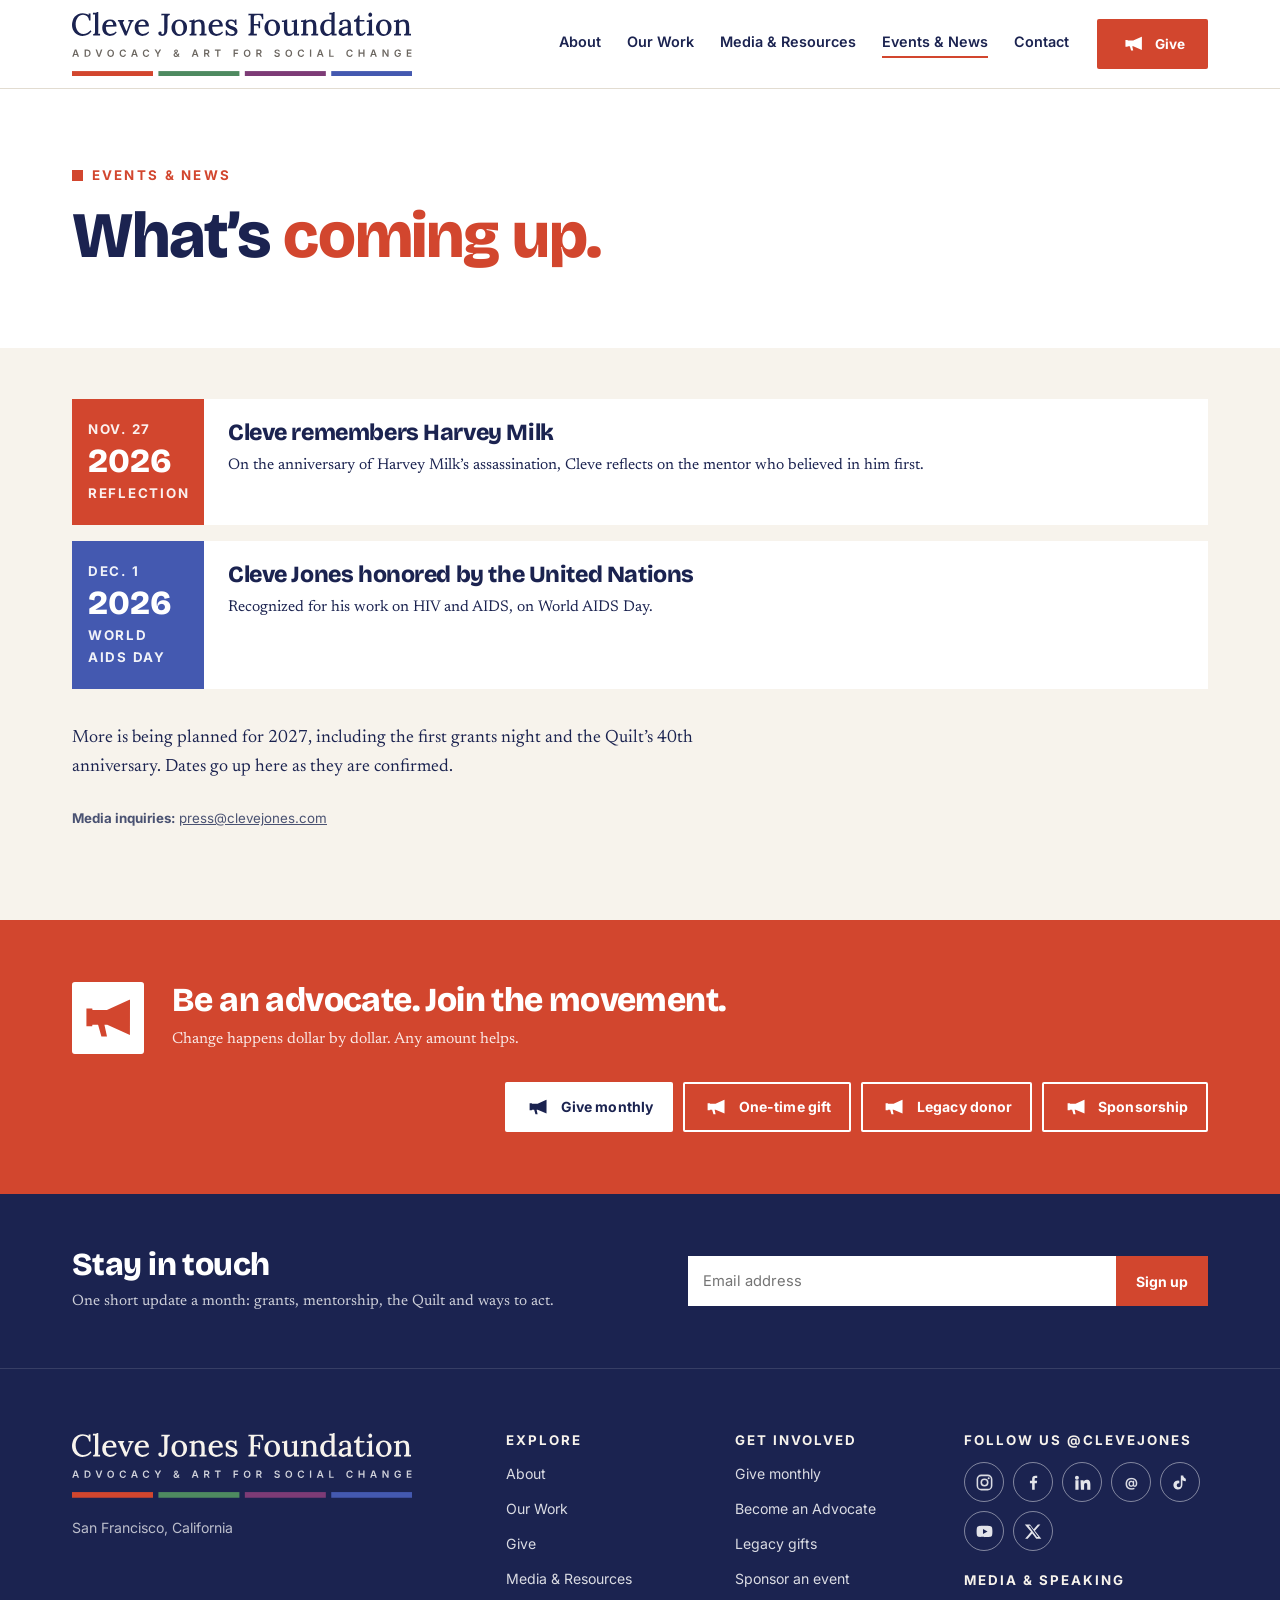
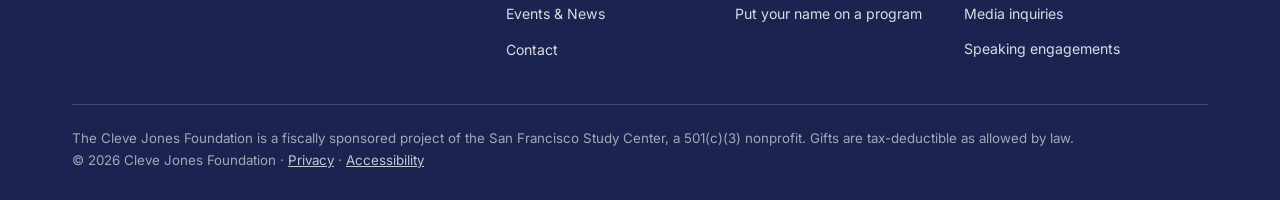
<file: site/events.html>
<!doctype html>
<html lang="en">
<head>
<meta charset="utf-8">
<meta name="viewport" content="width=device-width, initial-scale=1">
<title>Events &amp; News — Cleve Jones Foundation</title>
<meta name="description" content="What is coming up for the Cleve Jones Foundation, from the Harvey Milk reflection to the 40th anniversary of the AIDS Memorial Quilt.">
<meta property="og:title" content="Events &amp; News — Cleve Jones Foundation">
<meta property="og:description" content="What is coming up for the Cleve Jones Foundation, from the Harvey Milk reflection to the 40th anniversary of the AIDS Memorial Quilt.">
<meta property="og:type" content="website">
<meta property="og:image" content="https://clevejones.org/assets/img/hero-act.jpg">
<meta property="og:url" content="https://clevejones.org/events">
<meta property="og:site_name" content="Cleve Jones Foundation">
<meta name="twitter:card" content="summary_large_image">
<link rel="canonical" href="https://clevejones.org/events">
<meta name="theme-color" content="#1B2350">
<link rel="icon" href="assets/brand/favicon.svg" type="image/svg+xml">
<link rel="icon" href="assets/brand/favicon.png" type="image/png">
<link rel="preconnect" href="https://fonts.googleapis.com">
<link rel="preconnect" href="https://fonts.gstatic.com" crossorigin>
<link rel="stylesheet" href="https://fonts.googleapis.com/css2?family=Bricolage+Grotesque:opsz,wght@12..96,700;12..96,800&family=Inter:wght@400;600;700&family=Lora:wght@500&family=Newsreader:ital,opsz,wght@0,6..72,300;0,6..72,400;0,6..72,500;1,6..72,300;1,6..72,400&display=swap">
<link rel="stylesheet" href="assets/css/site.css">
</head>
<body>
<a class="skip" href="#main">Skip to content</a>

<svg class="sprite" aria-hidden="true" focusable="false" style="position:absolute;width:0;height:0;overflow:hidden">
  <!-- The logo, drawn from the November 2026 logo sheet ("CJF Logo 11-26").
       Lora 500 and Inter SemiBold converted to outlines and fitted to the
       sheet artwork, so it renders the same on every computer whether or not
       the web fonts load. Regenerate with _work/tools/make-logo.py. -->
  <defs>
  <path id="logo-name" d="M69.4 35Q68 23.7 61.6 17.6Q55.2 11.5 44.9 11.3Q38.4 11.3 32.8 14.2Q27.3 17.1 23.3 22.4Q19.2 27.6 17 34.7Q14.8 41.8 14.8 50.2Q14.8 61.7 18.9 70.5Q22.9 79.4 30 84.3Q37.1 89.2 46.2 89.2Q54.2 89.2 62.1 85.4Q69.9 81.5 75.1 74.5L79.2 78Q73.6 85.8 67.2 90Q60.7 94.1 54.4 95.6Q48 97 42.9 97Q33.5 97 25.5 93.6Q17.6 90.2 11.9 84.1Q6.2 78 3.1 69.9Q-0 61.8 -0 52.3Q-0 43.5 2.8 35.1Q5.5 26.7 10.9 19.8Q16.4 13 24.6 9Q32.8 4.9 43.8 4.9Q50.2 4.9 56.3 6.7Q62.4 8.5 68 12.1L67.4 5.8H75.2V35ZM86 89.7Q89.8 89.7 91.3 87.9Q92.8 86.2 93.1 83Q93.5 79.9 93.5 75.7V18.9Q93.5 16.8 93.5 14.6Q93.6 12.4 93.8 9.8Q91.7 10 89.3 10Q86.9 10.1 85 10.2V3.5Q90.7 3.5 94 3Q97.4 2.4 99.2 1.7Q101 0.9 101.9 0H106.7V79.4Q106.7 81.7 106.5 84Q106.4 86.3 106.2 88.7Q108.2 88.6 110.2 88.5Q112.3 88.4 114.1 88.3V95H86ZM153.6 97Q144.8 97 137.8 92.9Q130.8 88.8 126.8 81.3Q122.8 73.9 122.8 63.7Q122.8 54.9 126.7 47.2Q130.7 39.5 137.9 34.8Q145 30.1 154.5 30.1Q159.7 30.1 164.5 31.7Q169.2 33.4 172.9 36.8Q176.6 40.3 178.7 45.7Q180.9 51.2 180.9 59L137.6 59.8Q137.6 68.3 139.5 75Q141.5 81.7 145.9 85.3Q150.3 89 157.3 89Q160.7 89 164.6 87.8Q168.4 86.6 171.9 84.3Q175.3 82 177.7 78.9L181.6 82.3Q177.8 87.9 172.9 91.2Q168 94.4 162.9 95.7Q157.8 97 153.6 97ZM138.1 53.2H167.2Q167.2 48.5 165.8 44.6Q164.5 40.8 161.7 38.5Q159 36.2 154.7 36.2Q148 36.2 143.8 40.5Q139.5 44.7 138.1 53.2ZM214.8 95.4 196.2 53.5Q194.3 49.2 193.4 46.4Q192.4 43.7 192.1 41.7Q191.8 39.8 191.6 38.4L186.4 38.8V32.1H211.7V37.3Q208.3 37.4 207.3 39.1Q206.3 40.9 206.8 43.7Q207.4 46.6 208.7 49.8L217.3 70Q218.3 72.2 219.3 74.6Q220.2 77 221.2 79.5H221.4Q222.1 77.4 222.9 75.1Q223.8 72.7 224.5 70.6L233.1 47.1Q234.1 44 235.1 41.9Q236.2 39.8 237 38.3L228.9 38.8V32.1H250.2V37.3Q247.4 37.5 245.4 39.6Q243.4 41.8 241.7 45.4Q240 49.1 238.1 53.6L221.7 95.4ZM285.3 97Q276.5 97 269.5 92.9Q262.5 88.8 258.5 81.3Q254.4 73.9 254.4 63.7Q254.4 54.9 258.4 47.2Q262.4 39.5 269.5 34.8Q276.7 30.1 286.1 30.1Q291.4 30.1 296.1 31.7Q300.9 33.4 304.6 36.8Q308.3 40.3 310.4 45.7Q312.6 51.2 312.6 59L269.3 59.8Q269.3 68.3 271.2 75Q273.2 81.7 277.6 85.3Q282 89 289 89Q292.4 89 296.3 87.8Q300.1 86.6 303.6 84.3Q307 82 309.4 78.9L313.3 82.3Q309.5 87.9 304.6 91.2Q299.7 94.4 294.6 95.7Q289.5 97 285.3 97ZM269.8 53.2H298.8Q298.8 48.5 297.5 44.6Q296.2 40.8 293.4 38.5Q290.7 36.2 286.4 36.2Q279.7 36.2 275.5 40.5Q271.2 44.7 269.8 53.2ZM365.5 97Q361.6 97 358.2 95.7Q354.8 94.4 352.7 92Q350.7 89.7 350.7 86.6Q350.7 83.5 352.3 81.2Q353.9 78.9 357.2 78.8Q360.9 78.5 362.4 80.6Q363.9 82.8 363.9 85.2Q363.9 85.8 363.7 86.7Q363.5 87.7 363.1 88.6Q363.9 89.8 365.4 90.2Q366.9 90.6 367.8 90.6Q371.2 90.5 372.9 87.5Q374.6 84.5 374.6 77.6V24.7Q374.6 21.5 374.6 18.6Q374.6 15.7 374.7 13.4Q371.9 13.5 368.8 13.6Q365.6 13.7 363 13.9V6.9H397.3V12.5Q393.7 12.5 391.6 13.8Q389.5 15.1 388.7 17.8Q387.9 20.4 387.9 24.4V63.9Q387.9 81.8 382.4 89.4Q377 97 365.5 97ZM435.8 97Q426.9 97 419.7 93Q412.5 89 408.3 81.7Q404.1 74.5 404.1 65.1Q404.1 54.9 408.3 47Q412.5 39.1 419.7 34.6Q426.9 30.1 435.7 30.1Q444.6 30.1 451.8 34.2Q459 38.3 463.2 45.5Q467.4 52.7 467.4 62.2Q467.4 72.1 463.2 80Q459.1 87.9 452 92.5Q444.9 97 435.8 97ZM436.7 90.7Q442.7 90.6 446.2 86.9Q449.7 83.3 451.2 77.6Q452.7 71.8 452.7 65.7Q452.7 60.3 451.7 55.1Q450.8 49.8 448.8 45.6Q446.8 41.3 443.5 38.7Q440.2 36.1 435.6 36.2Q429.7 36.2 425.9 39.9Q422.2 43.5 420.5 49.3Q418.8 55 418.8 61.4Q418.8 68.8 420.7 75.5Q422.6 82.2 426.6 86.4Q430.5 90.7 436.7 90.7ZM477.6 95V89.7Q481.3 89.7 482.9 87.9Q484.4 86.2 484.7 83Q485 79.9 485 75.7L485.1 49.6Q485.1 47.6 485.2 45.2Q485.2 42.9 485.6 40.7Q483.4 40.8 481 40.8Q478.7 40.9 476.7 41V34.4Q482.4 34.4 485.6 33.8Q488.8 33.2 490.5 32.5Q492.2 31.7 493 30.8H497.6Q497.7 32 497.8 33Q497.8 34 497.9 35.1Q497.9 36.2 498.1 38Q500.8 35.7 504.1 34Q507.4 32.2 511 31.2Q514.6 30.1 517.8 30.1Q529 30.1 534 36.9Q539 43.7 539 58.1V79.4Q539 81.7 538.8 84Q538.7 86.3 538.4 88.7Q540.5 88.6 542.5 88.5Q544.6 88.4 546.4 88.3V95H518.3V89.7Q522.1 89.7 523.6 87.9Q525.1 86.2 525.4 83Q525.7 79.9 525.7 75.7V58.1Q525.6 48.2 522.5 43.2Q519.5 38.1 512.7 38.3Q508.6 38.3 504.7 40.3Q500.8 42.3 498.2 45.2Q498.2 46.4 498.2 47.9Q498.2 49.3 498.2 50.8V79.4Q498.2 81.7 498.1 84Q497.9 86.3 497.7 88.7Q499.7 88.6 501.8 88.5Q503.9 88.4 505.6 88.3V95ZM585.4 97Q576.6 97 569.6 92.9Q562.6 88.8 558.6 81.3Q554.5 73.9 554.5 63.7Q554.5 54.9 558.5 47.2Q562.5 39.5 569.6 34.8Q576.8 30.1 586.2 30.1Q591.5 30.1 596.2 31.7Q601 33.4 604.7 36.8Q608.4 40.3 610.5 45.7Q612.7 51.2 612.7 59L569.4 59.8Q569.4 68.3 571.3 75Q573.3 81.7 577.7 85.3Q582.1 89 589.1 89Q592.5 89 596.4 87.8Q600.2 86.6 603.7 84.3Q607.1 82 609.5 78.9L613.4 82.3Q609.6 87.9 604.7 91.2Q599.8 94.4 594.7 95.7Q589.6 97 585.4 97ZM569.9 53.2H598.9Q598.9 48.5 597.6 44.6Q596.3 40.8 593.5 38.5Q590.8 36.2 586.5 36.2Q579.8 36.2 575.6 40.5Q571.3 44.7 569.9 53.2ZM650 97Q644.1 97 639.1 95.4Q634 93.9 631 91.7L631.4 95.9H624.7L624.1 74.2H629.4Q629.6 78.9 632.3 82.7Q634.9 86.4 639.1 88.6Q643.3 90.7 648.3 90.7Q651.1 90.7 653.9 89.8Q656.7 88.8 658.6 86.9Q660.5 84.9 660.5 82Q660.5 78.9 658.5 76.8Q656.6 74.7 653.2 73.1Q649.9 71.5 645.6 69.8Q641.8 68.3 638 66.7Q634.2 65.1 630.9 62.8Q627.6 60.5 625.7 57.2Q623.9 53.9 623.9 49Q623.9 46.1 625 42.7Q626.1 39.4 628.6 36.6Q631.1 33.7 635.4 31.9Q639.7 30.1 646 30.1Q649.4 30.1 653.6 31.2Q657.8 32.4 661.5 35.1L661.3 30.7H668V52.9H662.6Q662.2 48.5 660.3 44.7Q658.3 40.9 654.8 38.5Q651.3 36.1 646.2 36.1Q641.3 36.1 638.3 38.6Q635.2 41 635.2 44.7Q635.2 48.3 637.5 50.6Q639.8 52.9 643.6 54.5Q647.4 56.1 651.8 57.8Q657.1 59.9 661.7 62.4Q666.4 64.9 669.3 68.7Q672.1 72.5 672.1 78.3Q672.1 84.5 668.9 88.8Q665.7 93 660.7 95Q655.7 97 650 97ZM716.7 95V89.5Q720.8 89.2 722.6 87.7Q724.5 86.2 725 83.2Q725.5 80.1 725.5 75.5V23.2Q725.5 20.4 725.6 17.8Q725.7 15.2 725.9 13.4Q723.7 13.5 721.2 13.6Q718.7 13.7 716.7 13.9V6.9H776.5L777.3 29.7H771.8Q771.8 22.5 769.4 18.8Q767 15 763.2 13.7Q759.4 12.5 755 12.6L747.5 12.9Q743.5 12.9 741.6 14.5Q739.8 16.1 739.3 19.1Q738.8 22.2 738.8 26.8V48.5L757.8 48.6L757 37.6H764V65.6H758.4Q758.4 60 756.9 57.6Q755.3 55.2 752.1 54.7Q749 54.2 744.3 54.4L738.8 54.6V78.1Q738.8 81.5 738.7 84.2Q738.7 86.9 738.4 88.6Q740.3 88.4 742.5 88.4Q744.7 88.3 746.9 88.2Q749 88.1 750.8 88.1V95ZM813.4 97Q804.5 97 797.3 93Q790.1 89 785.9 81.7Q781.7 74.5 781.7 65.1Q781.7 54.9 785.9 47Q790.1 39.1 797.3 34.6Q804.5 30.1 813.3 30.1Q822.2 30.1 829.4 34.2Q836.5 38.3 840.8 45.5Q845 52.7 845 62.2Q845 72.1 840.8 80Q836.7 87.9 829.6 92.5Q822.5 97 813.4 97ZM814.3 90.7Q820.3 90.6 823.8 86.9Q827.2 83.3 828.7 77.6Q830.2 71.8 830.2 65.7Q830.2 60.3 829.3 55.1Q828.4 49.8 826.4 45.6Q824.3 41.3 821.1 38.7Q817.8 36.1 813.1 36.2Q807.2 36.2 803.5 39.9Q799.8 43.5 798.1 49.3Q796.4 55 796.4 61.4Q796.4 68.8 798.3 75.5Q800.2 82.2 804.2 86.4Q808.1 90.7 814.3 90.7ZM881.6 97Q874.5 97 869.9 94.4Q865.3 91.7 863.1 85.6Q860.8 79.5 860.8 69.5V49.7Q860.8 47.6 860.9 45.2Q860.9 42.9 861.3 40.7Q859.2 40.8 856.8 40.8Q854.4 40.9 852.5 41V34.4H855.5Q861.8 34.4 865 33.2Q868.1 32.1 869.4 30.8H874.1V69.2Q874.1 79.1 876.9 84Q879.7 89 886.2 88.8Q890.5 88.8 894.5 86.3Q898.4 83.8 900.9 80.4V50.6Q900.9 47.8 901.1 45.4Q901.2 42.9 901.6 40.7Q899.3 40.8 896.9 40.8Q894.5 40.9 892.5 41V34.4H896.2Q901.7 34.4 904.8 33.2Q908 32.1 909.4 30.8H914.1L914 77.1Q914 79.1 913.9 82.6Q913.8 86.1 913.5 88.7Q915.7 88.6 918 88.4Q920.3 88.3 922.3 88.3V95H902.3Q902.1 93 901.9 91.2Q901.7 89.5 901.4 87.8Q897.5 91.5 892.4 94.2Q887.2 97 881.6 97ZM931.1 95V89.7Q934.9 89.7 936.4 87.9Q937.9 86.2 938.2 83Q938.5 79.9 938.5 75.7L938.7 49.6Q938.7 47.6 938.7 45.2Q938.8 42.9 939.2 40.7Q936.9 40.8 934.6 40.8Q932.3 40.9 930.2 41V34.4Q935.9 34.4 939.1 33.8Q942.3 33.2 944 32.5Q945.7 31.7 946.6 30.8H951.1Q951.2 32 951.3 33Q951.4 34 951.4 35.1Q951.5 36.2 951.6 38Q954.4 35.7 957.7 34Q960.9 32.2 964.5 31.2Q968.1 30.1 971.4 30.1Q982.6 30.1 987.5 36.9Q992.5 43.7 992.5 58.1V79.4Q992.5 81.7 992.4 84Q992.2 86.3 992 88.7Q994 88.6 996.1 88.5Q998.2 88.4 999.9 88.3V95H971.9V89.7Q975.6 89.7 977.2 87.9Q978.7 86.2 979 83Q979.3 79.9 979.3 75.7V58.1Q979.2 48.2 976.1 43.2Q973 38.1 966.2 38.3Q962.2 38.3 958.3 40.3Q954.4 42.3 951.7 45.2Q951.7 46.4 951.7 47.9Q951.7 49.3 951.7 50.8V79.4Q951.7 81.7 951.6 84Q951.5 86.3 951.2 88.7Q953.3 88.6 955.3 88.5Q957.4 88.4 959.2 88.3V95ZM1034.8 97Q1027.1 97 1021.1 93.2Q1015.1 89.3 1011.7 82.2Q1008.2 75 1008.2 65.3Q1008.2 55 1012.2 47.1Q1016.3 39.1 1023.6 34.6Q1030.9 30.1 1040.2 30.1Q1044.1 30.1 1047.7 31Q1051.2 32 1053.6 33.2V18.9Q1053.6 17 1053.8 14.7Q1053.9 12.4 1054.1 9.8Q1051.9 10 1049.5 10.1Q1047.1 10.2 1045.2 10.2V3.5Q1050.9 3.5 1054.2 3Q1057.5 2.4 1059.4 1.7Q1061.2 0.9 1062.1 0H1066.7V79.4Q1066.7 81.3 1066.6 83.7Q1066.5 86.1 1066.2 88.7Q1068.5 88.6 1070.7 88.4Q1073 88.3 1074.9 88.3V95H1054.9Q1054.6 93.2 1054.4 91.7Q1054.3 90.2 1054.1 88.7Q1050.4 92.7 1045.5 94.9Q1040.5 97 1034.8 97ZM1039.9 89.1Q1043.8 89.1 1047.5 86.9Q1051.2 84.8 1053.6 81.5Q1053.6 79.9 1053.6 78.1Q1053.6 76.4 1053.6 74.4V40.1Q1051.2 38.4 1048 37.4Q1044.8 36.5 1041.4 36.5Q1035.3 36.5 1031.1 40.1Q1026.8 43.7 1024.8 49.8Q1022.8 56 1022.9 63.9Q1023.2 70.7 1025.1 76.5Q1027 82.3 1030.7 85.7Q1034.4 89.1 1039.9 89.1ZM1120.9 95Q1120.7 93 1120.5 91.5Q1120.4 90 1120.2 88.3Q1115.9 92.6 1111 94.8Q1106.1 97 1100.8 97Q1091.7 97 1087.1 92.5Q1082.6 88.1 1082.6 81.4Q1082.6 75.6 1086 71.3Q1089.3 67.1 1094.9 64.4Q1100.4 61.7 1107 60.3Q1113.5 59 1119.8 59V51.6Q1119.8 47.6 1119 44.1Q1118.3 40.7 1116 38.5Q1113.6 36.2 1108.7 36.2Q1105.4 36.1 1102.2 37.4Q1098.9 38.8 1097.1 41.8Q1098.2 42.8 1098.5 44.1Q1098.8 45.4 1098.8 46.6Q1098.8 48.3 1097.3 50.5Q1095.8 52.7 1092.1 52.6Q1089.1 52.6 1087.5 50.5Q1086 48.5 1086 45.7Q1086 41.2 1089.3 37.6Q1092.6 34.1 1098.4 32.1Q1104.2 30.1 1111.4 30.1Q1122.2 30.1 1127.5 35.7Q1132.9 41.4 1132.9 53.6Q1132.9 58.1 1132.9 62.3Q1132.9 66.4 1132.8 70.6Q1132.7 74.7 1132.7 79.4Q1132.7 81.3 1132.6 83.7Q1132.5 86.1 1132.2 88.7Q1134.4 88.6 1136.6 88.4Q1138.9 88.3 1140.9 88.3V95ZM1119.8 64.8Q1115.8 65.1 1111.5 65.9Q1107.3 66.8 1103.9 68.6Q1100.5 70.3 1098.5 73.1Q1096.4 75.9 1096.4 79.8Q1096.6 84 1099.2 86.1Q1101.8 88.1 1105.3 88.1Q1109.7 88.1 1113.1 86.4Q1116.5 84.7 1119.8 81.7Q1119.7 80.3 1119.7 78.8Q1119.7 77.4 1119.7 75.7Q1119.7 74.6 1119.7 71.5Q1119.8 68.4 1119.8 64.8ZM1172.4 97Q1169.2 97 1166 96.2Q1162.8 95.4 1160.2 92.9Q1157.5 90.5 1156 85.8Q1154.5 81.2 1154.5 73.5L1154.8 39.1H1145.4V32.1Q1148.8 32 1152.4 29.6Q1155.9 27.2 1158.5 23.2Q1161.2 19.1 1162.2 14.5H1168.1V32.1H1187.5V38.6L1168.1 38.9L1167.8 72.5Q1167.8 77.3 1168.7 80.8Q1169.5 84.4 1171.4 86.4Q1173.4 88.3 1176.8 88.3Q1179.7 88.3 1182.7 86.6Q1185.8 84.8 1188.6 80.8L1192.9 84.5Q1189.8 89 1186.8 91.5Q1183.8 94 1181 95.2Q1178.3 96.4 1176 96.7Q1173.7 97 1172.4 97ZM1198.1 89.7Q1201.9 89.7 1203.4 87.9Q1204.9 86.2 1205.3 83Q1205.6 79.9 1205.6 75.7V49.7Q1205.6 47.6 1205.7 45.4Q1205.8 43.2 1206.1 40.7Q1203.9 40.8 1201.5 40.8Q1199.2 40.9 1197.1 41V34.4Q1202.8 34.4 1206.1 33.8Q1209.5 33.2 1211.3 32.5Q1213.1 31.7 1214 30.8H1218.8V79.4Q1218.8 81.7 1218.6 84Q1218.5 86.3 1218.3 88.7Q1220.3 88.6 1222.4 88.5Q1224.4 88.4 1226.2 88.3V95H1198.1ZM1211.5 19.3Q1208.2 19.3 1205.9 16.8Q1203.7 14.4 1203.7 10.8Q1203.7 7.3 1206.1 4.9Q1208.5 2.4 1211.5 2.4Q1214.7 2.4 1216.9 4.9Q1219.2 7.3 1219.2 10.8Q1219.2 14.4 1216.9 16.8Q1214.7 19.3 1211.5 19.3ZM1266.4 97Q1257.5 97 1250.3 93Q1243.2 89 1239 81.7Q1234.7 74.5 1234.7 65.1Q1234.7 54.9 1239 47Q1243.2 39.1 1250.3 34.6Q1257.5 30.1 1266.3 30.1Q1275.2 30.1 1282.4 34.2Q1289.6 38.3 1293.8 45.5Q1298 52.7 1298 62.2Q1298 72.1 1293.9 80Q1289.7 87.9 1282.6 92.5Q1275.5 97 1266.4 97ZM1267.3 90.7Q1273.4 90.6 1276.8 86.9Q1280.3 83.3 1281.8 77.6Q1283.3 71.8 1283.3 65.7Q1283.3 60.3 1282.4 55.1Q1281.4 49.8 1279.4 45.6Q1277.4 41.3 1274.1 38.7Q1270.8 36.1 1266.2 36.2Q1260.3 36.2 1256.6 39.9Q1252.9 43.5 1251.2 49.3Q1249.5 55 1249.5 61.4Q1249.5 68.8 1251.3 75.5Q1253.2 82.2 1257.2 86.4Q1261.2 90.7 1267.3 90.7ZM1308.2 95V89.7Q1312 89.7 1313.5 87.9Q1315 86.2 1315.3 83Q1315.6 79.9 1315.6 75.7L1315.7 49.6Q1315.7 47.6 1315.8 45.2Q1315.9 42.9 1316.2 40.7Q1314 40.8 1311.7 40.8Q1309.3 40.9 1307.3 41V34.4Q1313 34.4 1316.2 33.8Q1319.4 33.2 1321.1 32.5Q1322.8 31.7 1323.7 30.8H1328.2Q1328.3 32 1328.4 33Q1328.5 34 1328.5 35.1Q1328.6 36.2 1328.7 38Q1331.5 35.7 1334.7 34Q1338 32.2 1341.6 31.2Q1345.2 30.1 1348.4 30.1Q1359.6 30.1 1364.6 36.9Q1369.6 43.7 1369.6 58.1V79.4Q1369.6 81.7 1369.5 84Q1369.3 86.3 1369.1 88.7Q1371.1 88.6 1373.2 88.5Q1375.2 88.4 1377 88.3V95H1349V89.7Q1352.7 89.7 1354.2 87.9Q1355.7 86.2 1356.1 83Q1356.4 79.9 1356.4 75.7V58.1Q1356.2 48.2 1353.2 43.2Q1350.1 38.1 1343.3 38.3Q1339.3 38.3 1335.4 40.3Q1331.5 42.3 1328.8 45.2Q1328.8 46.4 1328.8 47.9Q1328.8 49.3 1328.8 50.8V79.4Q1328.8 81.7 1328.7 84Q1328.6 86.3 1328.3 88.7Q1330.3 88.6 1332.4 88.5Q1334.5 88.4 1336.2 88.3V95Z"/>
  <path id="logo-tag" d="M1 182 11.3 152.4H18L28.6 182H22.7L17.5 166.6Q16.7 164.3 15.9 161.3Q15.1 158.3 14 154.4H15.2Q14.2 158.3 13.4 161.3Q12.6 164.3 11.8 166.6L6.8 182ZM7 174.7V170.4H22.5V174.7ZM61.2 182H53.7V177.4H60.9Q64 177.4 66.1 176.3Q68.2 175.1 69.2 172.9Q70.3 170.6 70.3 167.2Q70.3 163.8 69.2 161.6Q68.2 159.3 66.1 158.2Q64.1 157 61.1 157H53.6V152.4H61.4Q65.8 152.4 69 154.2Q72.1 156 73.8 159.3Q75.5 162.6 75.5 167.2Q75.5 171.8 73.8 175.1Q72.1 178.5 68.9 180.2Q65.7 182 61.2 182ZM56.5 152.4V182H51.2V152.4ZM106.2 182 95.7 152.4H101.5L106.7 167.8Q107.5 170.1 108.3 173.1Q109.2 176.1 110.2 179.9H109.1Q110.1 176.1 110.9 173.1Q111.7 170.1 112.4 167.8L117.5 152.4H123.3L112.9 182ZM157 182.4Q153.1 182.4 150.1 180.6Q147 178.8 145.2 175.4Q143.4 172 143.4 167.2Q143.4 162.5 145.2 159.1Q147 155.7 150.1 153.9Q153.1 152.1 157 152.1Q160.9 152.1 164 153.9Q167 155.7 168.8 159.1Q170.6 162.5 170.6 167.2Q170.6 172 168.8 175.4Q167 178.8 164 180.6Q160.9 182.4 157 182.4ZM157 177.7Q159.4 177.7 161.3 176.5Q163.1 175.3 164.2 172.9Q165.2 170.6 165.2 167.2Q165.2 163.9 164.2 161.5Q163.1 159.2 161.3 158Q159.4 156.8 157 156.8Q154.6 156.8 152.7 158Q150.9 159.2 149.8 161.5Q148.8 163.9 148.8 167.2Q148.8 170.6 149.8 172.9Q150.9 175.2 152.7 176.4Q154.6 177.7 157 177.7ZM206.9 182.4Q203 182.4 199.9 180.6Q196.9 178.8 195.1 175.4Q193.4 172 193.4 167.2Q193.4 162.5 195.1 159.1Q196.9 155.7 200 153.9Q203 152.1 206.9 152.1Q209.3 152.1 211.4 152.7Q213.5 153.4 215.2 154.7Q216.8 156.1 217.9 158Q219 159.9 219.3 162.3H214Q213.7 161 213.1 159.9Q212.5 158.9 211.6 158.2Q210.6 157.5 209.5 157.2Q208.3 156.8 207 156.8Q204.5 156.8 202.7 158Q200.8 159.2 199.7 161.6Q198.7 163.9 198.7 167.2Q198.7 170.6 199.7 173Q200.8 175.3 202.7 176.5Q204.6 177.7 206.9 177.7Q208.3 177.7 209.4 177.3Q210.6 176.9 211.6 176.2Q212.5 175.5 213.1 174.5Q213.8 173.5 214 172.2H219.4Q219.1 174.3 218.1 176.1Q217.1 178 215.4 179.4Q213.8 180.8 211.7 181.6Q209.5 182.4 206.9 182.4ZM239.9 182 250.2 152.4H257L267.5 182H261.7L256.4 166.6Q255.7 164.3 254.8 161.3Q254 158.3 253 154.4H254.1Q253.1 158.3 252.3 161.3Q251.5 164.3 250.8 166.6L245.7 182ZM245.9 174.7V170.4H261.5V174.7ZM301.1 182.4Q297.2 182.4 294.2 180.6Q291.1 178.8 289.4 175.4Q287.6 172 287.6 167.2Q287.6 162.5 289.4 159.1Q291.2 155.7 294.2 153.9Q297.3 152.1 301.1 152.1Q303.6 152.1 305.7 152.7Q307.8 153.4 309.4 154.7Q311.1 156.1 312.2 158Q313.2 159.9 313.6 162.3H308.3Q308 161 307.4 159.9Q306.7 158.9 305.8 158.2Q304.9 157.5 303.7 157.2Q302.5 156.8 301.2 156.8Q298.8 156.8 296.9 158Q295 159.2 294 161.6Q292.9 163.9 292.9 167.2Q292.9 170.6 294 173Q295.1 175.3 296.9 176.5Q298.8 177.7 301.2 177.7Q302.5 177.7 303.7 177.3Q304.9 176.9 305.8 176.2Q306.7 175.5 307.4 174.5Q308 173.5 308.3 172.2H313.6Q313.3 174.3 312.3 176.1Q311.3 178 309.7 179.4Q308.1 180.8 305.9 181.6Q303.8 182.4 301.1 182.4ZM346.1 182V170.6L335.2 152.4H341.4L346.6 161.8Q347.5 163.2 348.1 164.6Q348.8 166 349.5 168H348.1Q348.8 166 349.4 164.6Q350.1 163.2 350.8 161.8L356 152.4H362.2L351.4 170.6V182ZM422.3 182.4Q419.3 182.4 417.1 181.3Q414.9 180.2 413.7 178.4Q412.6 176.5 412.6 174.2Q412.6 172.4 413.3 171Q414 169.6 415.3 168.5Q416.6 167.3 418.3 166.2L423.5 162.6Q424.1 162.2 424.7 161.7Q425.2 161.1 425.5 160.5Q425.9 159.8 425.9 159.1Q425.9 157.9 425.1 157.1Q424.3 156.3 422.9 156.3Q421.9 156.3 421.2 156.7Q420.5 157.1 420.1 157.8Q419.7 158.5 419.7 159.4Q419.7 160.4 420.2 161.4Q420.7 162.3 421.5 163.4Q422.4 164.5 423.5 165.8L437.4 182H431.7L420.3 168.8Q418.9 167.2 417.7 165.8Q416.6 164.3 415.8 162.8Q415.1 161.2 415.1 159.3Q415.1 157.3 416 155.6Q417 154 418.7 153.1Q420.5 152.1 422.8 152.1Q425.1 152.1 426.8 153Q428.5 154 429.4 155.5Q430.3 157 430.3 158.9Q430.3 160.2 429.8 161.4Q429.3 162.6 428.4 163.6Q427.6 164.6 426.4 165.5L420.4 169.9Q419 170.9 418.3 171.9Q417.6 172.9 417.6 174.1Q417.6 175.3 418.2 176.3Q418.8 177.2 419.9 177.7Q420.9 178.2 422.3 178.2Q424 178.2 425.6 177.5Q427.1 176.7 428.4 175.4Q429.6 174.1 430.4 172.2Q431.2 170.4 431.2 168.1H435.6Q435.6 170.9 435 173Q434.4 175 433.4 176.4Q432.4 177.9 431.4 178.7L430.1 179.6Q428.5 181.1 426.4 181.7Q424.3 182.4 422.3 182.4ZM486.3 182 496.6 152.4H503.4L513.9 182H508.1L502.8 166.6Q502.1 164.3 501.2 161.3Q500.4 158.3 499.4 154.4H500.5Q499.5 158.3 498.7 161.3Q497.9 164.3 497.2 166.6L492.1 182ZM492.3 174.7V170.4H507.9V174.7ZM536.5 182V152.4H547.6Q551 152.4 553.3 153.6Q555.6 154.8 556.8 157Q558 159.1 558 161.9Q558 164.7 556.8 166.8Q555.6 168.9 553.3 170Q550.9 171.2 547.5 171.2H539.6V166.8H546.8Q548.8 166.8 550.1 166.2Q551.4 165.6 552 164.5Q552.6 163.5 552.6 161.9Q552.6 160.3 552 159.2Q551.4 158.1 550.1 157.5Q548.8 156.9 546.8 156.9H541.8V182ZM553.2 182 546 168.6H551.8L559.1 182ZM580.4 156.9V152.4H603.9V156.9H594.8V182H589.5V156.9ZM656.2 182V152.4H675.1V156.9H661.5V165.8H673.8V170.2H661.5V182ZM711.4 182.4Q707.5 182.4 704.4 180.6Q701.4 178.8 699.6 175.4Q697.8 172 697.8 167.2Q697.8 162.5 699.6 159.1Q701.4 155.7 704.4 153.9Q707.5 152.1 711.4 152.1Q715.3 152.1 718.3 153.9Q721.4 155.7 723.2 159.1Q724.9 162.5 724.9 167.2Q724.9 172 723.2 175.4Q721.4 178.8 718.3 180.6Q715.3 182.4 711.4 182.4ZM711.4 177.7Q713.8 177.7 715.7 176.5Q717.5 175.3 718.6 172.9Q719.6 170.6 719.6 167.2Q719.6 163.9 718.6 161.5Q717.5 159.2 715.7 158Q713.8 156.8 711.4 156.8Q709 156.8 707.1 158Q705.2 159.2 704.2 161.5Q703.1 163.9 703.1 167.2Q703.1 170.6 704.2 172.9Q705.2 175.2 707.1 176.4Q709 177.7 711.4 177.7ZM748.7 182V152.4H759.7Q763.1 152.4 765.4 153.6Q767.7 154.8 768.9 157Q770.1 159.1 770.1 161.9Q770.1 164.7 768.9 166.8Q767.7 168.9 765.4 170Q763 171.2 759.6 171.2H751.7V166.8H758.9Q760.9 166.8 762.2 166.2Q763.5 165.6 764.1 164.5Q764.7 163.5 764.7 161.9Q764.7 160.3 764.1 159.2Q763.5 158.1 762.2 157.5Q760.9 156.9 758.9 156.9H754V182ZM765.3 182 758.1 168.6H763.9L771.2 182ZM833.1 182.5Q829.7 182.5 827.2 181.4Q824.7 180.3 823.2 178.3Q821.8 176.2 821.7 173.3H826.9Q827 174.9 827.9 175.9Q828.7 176.9 830.1 177.4Q831.4 177.9 833.1 177.9Q834.9 177.9 836.2 177.4Q837.5 176.9 838.3 175.9Q839 174.9 839 173.7Q839 172.5 838.4 171.8Q837.7 171 836.5 170.5Q835.3 170 833.7 169.6L830.4 168.7Q826.6 167.7 824.6 165.8Q822.5 163.9 822.5 160.8Q822.5 158.1 823.9 156.2Q825.3 154.2 827.8 153.1Q830.2 152.1 833.3 152.1Q836.4 152.1 838.8 153.1Q841.2 154.2 842.5 156.2Q843.9 158.1 843.9 160.5H838.8Q838.6 158.6 837.1 157.6Q835.6 156.6 833.2 156.6Q831.5 156.6 830.3 157.1Q829.1 157.6 828.5 158.4Q827.9 159.3 827.9 160.4Q827.9 161.7 828.6 162.5Q829.4 163.3 830.5 163.7Q831.7 164.2 832.9 164.5L835.6 165.2Q837.3 165.6 838.8 166.3Q840.4 166.9 841.6 167.9Q842.9 168.9 843.6 170.4Q844.3 171.8 844.3 173.7Q844.3 176.3 843 178.3Q841.7 180.3 839.2 181.4Q836.7 182.5 833.1 182.5ZM880.5 182.4Q876.7 182.4 873.6 180.6Q870.5 178.8 868.7 175.4Q867 172 867 167.2Q867 162.5 868.7 159.1Q870.5 155.7 873.6 153.9Q876.7 152.1 880.5 152.1Q884.4 152.1 887.5 153.9Q890.5 155.7 892.3 159.1Q894.1 162.5 894.1 167.2Q894.1 172 892.3 175.4Q890.5 178.8 887.5 180.6Q884.4 182.4 880.5 182.4ZM880.5 177.7Q882.9 177.7 884.8 176.5Q886.6 175.3 887.7 172.9Q888.8 170.6 888.8 167.2Q888.8 163.9 887.7 161.5Q886.6 159.2 884.8 158Q882.9 156.8 880.5 156.8Q878.1 156.8 876.3 158Q874.4 159.2 873.3 161.5Q872.3 163.9 872.3 167.2Q872.3 170.6 873.3 172.9Q874.4 175.2 876.3 176.4Q878.1 177.7 880.5 177.7ZM930.4 182.4Q926.5 182.4 923.5 180.6Q920.4 178.8 918.6 175.4Q916.9 172 916.9 167.2Q916.9 162.5 918.6 159.1Q920.4 155.7 923.5 153.9Q926.5 152.1 930.4 152.1Q932.8 152.1 934.9 152.7Q937 153.4 938.7 154.7Q940.3 156.1 941.4 158Q942.5 159.9 942.8 162.3H937.5Q937.3 161 936.6 159.9Q936 158.9 935.1 158.2Q934.1 157.5 933 157.2Q931.8 156.8 930.5 156.8Q928.1 156.8 926.2 158Q924.3 159.2 923.2 161.6Q922.2 163.9 922.2 167.2Q922.2 170.6 923.3 173Q924.3 175.3 926.2 176.5Q928.1 177.7 930.5 177.7Q931.8 177.7 933 177.3Q934.1 176.9 935.1 176.2Q936 175.5 936.6 174.5Q937.3 173.5 937.5 172.2H942.9Q942.6 174.3 941.6 176.1Q940.6 178 938.9 179.4Q937.3 180.8 935.2 181.6Q933 182.4 930.4 182.4ZM971.7 152.4V182H966.4V152.4ZM994.4 182 1004.7 152.4H1011.4L1022 182H1016.2L1010.9 166.6Q1010.1 164.3 1009.3 161.3Q1008.5 158.3 1007.4 154.4H1008.6Q1007.6 158.3 1006.8 161.3Q1006 164.3 1005.2 166.6L1000.2 182ZM1000.4 174.7V170.4H1016V174.7ZM1044.6 182V152.4H1049.9V177.5H1063V182ZM1127.8 182.4Q1123.9 182.4 1120.8 180.6Q1117.8 178.8 1116 175.4Q1114.3 172 1114.3 167.2Q1114.3 162.5 1116 159.1Q1117.8 155.7 1120.9 153.9Q1123.9 152.1 1127.8 152.1Q1130.2 152.1 1132.3 152.7Q1134.4 153.4 1136.1 154.7Q1137.7 156.1 1138.8 158Q1139.9 159.9 1140.2 162.3H1134.9Q1134.7 161 1134 159.9Q1133.4 158.9 1132.5 158.2Q1131.5 157.5 1130.4 157.2Q1129.2 156.8 1127.9 156.8Q1125.4 156.8 1123.6 158Q1121.7 159.2 1120.6 161.6Q1119.6 163.9 1119.6 167.2Q1119.6 170.6 1120.6 173Q1121.7 175.3 1123.6 176.5Q1125.5 177.7 1127.8 177.7Q1129.2 177.7 1130.3 177.3Q1131.5 176.9 1132.5 176.2Q1133.4 175.5 1134 174.5Q1134.7 173.5 1134.9 172.2H1140.3Q1140 174.3 1139 176.1Q1138 178 1136.3 179.4Q1134.7 180.8 1132.6 181.6Q1130.4 182.4 1127.8 182.4ZM1163.8 182V152.4H1169.1V164.7H1182.9V152.4H1188.2V182H1182.9V169.1H1169.1V182ZM1210.8 182 1221.1 152.4H1227.9L1238.4 182H1232.6L1227.3 166.6Q1226.6 164.3 1225.7 161.3Q1224.9 158.3 1223.9 154.4H1225Q1224 158.3 1223.2 161.3Q1222.4 164.3 1221.7 166.6L1216.6 182ZM1216.8 174.7V170.4H1232.4V174.7ZM1261 182V152.4H1267L1277.2 168.7Q1277.9 169.7 1278.6 171Q1279.3 172.3 1280.1 173.9Q1280.9 175.5 1281.6 177.4H1281Q1280.9 175.7 1280.8 174Q1280.7 172.2 1280.6 170.6Q1280.6 169 1280.6 168V152.4H1285.9V182H1279.9L1270.7 167.3Q1269.8 165.9 1269.1 164.6Q1268.3 163.2 1267.4 161.5Q1266.5 159.7 1265.2 157.3H1266Q1266.1 159.5 1266.2 161.4Q1266.3 163.3 1266.4 164.9Q1266.4 166.4 1266.4 167.3V182ZM1323.3 182.4Q1319.2 182.4 1316.2 180.6Q1313.1 178.7 1311.4 175.3Q1309.6 171.9 1309.6 167.3Q1309.6 162.5 1311.4 159.1Q1313.2 155.7 1316.2 153.9Q1319.3 152.1 1323.2 152.1Q1325.6 152.1 1327.7 152.8Q1329.8 153.5 1331.5 154.8Q1333.1 156.1 1334.2 157.9Q1335.3 159.7 1335.6 161.9H1330.2Q1329.8 160.7 1329.2 159.8Q1328.6 158.8 1327.7 158.2Q1326.8 157.5 1325.7 157.1Q1324.6 156.8 1323.2 156.8Q1320.9 156.8 1319 158Q1317.1 159.2 1316 161.5Q1315 163.9 1315 167.2Q1315 170.6 1316 172.9Q1317.1 175.2 1319 176.4Q1320.9 177.7 1323.3 177.7Q1325.6 177.7 1327.3 176.8Q1328.9 175.9 1329.8 174.3Q1330.7 172.7 1330.7 170.5L1331.9 170.7H1323.9V166.6H1335.9V170.1Q1335.9 173.9 1334.2 176.7Q1332.6 179.4 1329.8 180.9Q1327 182.4 1323.3 182.4ZM1359.7 182V152.4H1378.9V156.9H1365V164.9H1377.9V169.3H1365V177.5H1379V182Z"/>
  <symbol id="logo-full" viewBox="0 0 1381 263"><use href="#logo-name" fill="var(--logo-name,#1B2350)"/><use href="#logo-tag" fill="var(--logo-tag,#6B6660)"/><rect x="0" y="240" width="329" height="24" fill="#D2462E"/><rect x="351" y="240" width="329" height="24" fill="#4E8A60"/><rect x="702" y="240" width="329" height="24" fill="#7D3B76"/><rect x="1053" y="240" width="329" height="24" fill="#4459B0"/></symbol>
  <symbol id="logo-compact" viewBox="0 0 1381 175"><use href="#logo-name" fill="var(--logo-name,#1B2350)"/><rect x="0" y="151" width="329" height="24" fill="#D2462E"/><rect x="351" y="151" width="329" height="24" fill="#4E8A60"/><rect x="702" y="151" width="329" height="24" fill="#7D3B76"/><rect x="1053" y="151" width="329" height="24" fill="#4459B0"/></symbol>
  </defs>
  <symbol id="i-bullhorn" viewBox="0 0 200 200"><path fill="currentColor" d="M159.49 49.07L96.99 77.55L56.94 77.55L56.25 73.38L40.05 73.38L40.05 122.69L56.02 122.92L56.71 118.75L72.45 118.75L81.71 151.62L97.22 151.39L90.05 118.75L97.92 118.75L160.88 146.99L161.11 49.54Z"/></symbol>
  <symbol id="i-brush" viewBox="0 0 200 200"><path fill="currentColor" opacity=".7" d="M90.05 93.75L81.71 102.31L79.4 107.18L92.59 117.82L96.06 115.28L103.47 105.09L101.16 101.85L96.53 100.46L93.98 96.06Z"/><path fill="currentColor" d="M134.49 47.92L130.79 49.31L95.6 91.2L94.44 97.22L96.3 100L100.69 101.16L105.32 98.84L139.35 58.56L141.2 55.32L140.51 51.16L138.19 48.61ZM78.01 107.18L67.82 117.13L62.5 126.39L58.56 141.2L58.8 145.14L68.29 142.13L76.39 137.73L84.95 130.32L91.2 122.22L92.36 119.91L91.67 117.82ZM151.85 143.29L132.64 151.16L118.98 153.24L108.8 153.01L72.92 146.53L65.51 147.45L57.87 150.23L52.31 153.94L50.46 156.48L50.23 159.72L52.31 162.73L54.63 163.66L58.33 162.73L65.51 158.33L69.68 157.41L81.25 158.1L91.9 160.88L112.5 163.66L128.7 162.73L137.96 160.65L155.56 152.55L157.18 150.23L157.18 146.53L155.09 143.98Z"/></symbol>
  <symbol id="i-people" viewBox="0 0 200 200"><path fill="currentColor" d="M73.38 40.97L65.28 42.59L57.64 48.15L53.7 54.17L52.08 63.19L53.7 71.06L59.26 78.7L65.51 82.41L75 84.03L84.26 81.25L89.81 76.62L93.29 71.3L95.14 61.81L93.52 54.4L87.73 46.3L81.71 42.59ZM136.11 78.7L129.17 81.02L124.31 85.88L121.99 92.13L122.22 98.61L124.31 103.24L129.17 108.33L134.72 110.42L141.2 110.42L146.99 108.1L151.62 103.24L153.7 98.61L153.7 90.74L151.39 85.65L147.69 81.71L143.98 79.63ZM72.69 98.15L65.28 99.07L57.64 102.08L50 108.56L46.53 113.66L43.06 121.06L39.81 132.41L37.96 158.33L109.03 158.8L109.03 146.99L107.18 131.94L104.4 121.76L100.69 113.66L96.3 107.64L89.58 102.08L81.71 99.07ZM135.88 121.53L125.69 124.54L118.52 131.71L113.89 144.68L112.96 158.33L162.5 158.8L162.73 150.69L161.11 140.74L156.25 130.09L152.31 125.93L147.92 123.38Z"/></symbol>
  <symbol id="i-quilt" viewBox="0 0 200 200"><rect x="41.8" y="41.8" width="117.6" height="117.6" fill="none" stroke="currentColor" stroke-width="2.1" stroke-dasharray="5.2 6"/><rect x="50.8" y="50.4" width="45.8" height="45.8" fill="currentColor"/><rect x="104.6" y="50.4" width="45.8" height="45.8" fill="currentColor" opacity=".6"/><rect x="50.8" y="104.2" width="45.8" height="45.8" fill="currentColor" opacity=".6"/><rect x="104.6" y="104.2" width="45.8" height="45.8" fill="currentColor"/></symbol>
  <symbol id="i-audio" viewBox="0 0 200 200">
    <rect x="86" y="48" width="28" height="62" rx="14" fill="currentColor"/>
    <path fill="currentColor" d="M56 92v10a44 44 0 0 0 88 0V92h-13v10a31 31 0 0 1-62 0V92Z"/>
    <rect x="93" y="140" width="14" height="14" fill="currentColor"/>
    <rect x="68" y="150" width="64" height="12" rx="2" fill="currentColor"/>
  </symbol>
  <symbol id="i-video" viewBox="0 0 200 200">
    <rect x="42" y="56" width="116" height="88" rx="12" fill="none" stroke="currentColor" stroke-width="12"/>
    <path fill="currentColor" d="M86 76 132 100 86 124Z"/>
  </symbol>
  <symbol id="i-book" viewBox="0 0 200 200">
    <path fill="currentColor" d="M38 46h40c10 0 18 5 22 11v96c-4-6-12-11-22-11H38Z"/>
    <path fill="currentColor" opacity=".6" d="M162 46h-40c-10 0-18 5-22 11v96c4-6 12-11 22-11h40Z"/>
  </symbol>
  <symbol id="i-play" viewBox="0 0 24 24"><path d="M5 3l16 9-16 9z"/></symbol>
  <symbol id="i-external" viewBox="0 0 24 24"><path d="M14 3h7v7h-2V6.4l-9.3 9.3-1.4-1.4L17.6 5H14zM5 5h5v2H6v11h11v-4h2v6H4V5z"/></symbol>
  <symbol id="i-instagram" viewBox="0 0 24 24">
    <rect x="3" y="3" width="18" height="18" rx="5" fill="none" stroke="currentColor" stroke-width="2"/>
    <circle cx="12" cy="12" r="4.1" fill="none" stroke="currentColor" stroke-width="2"/>
    <circle cx="17.3" cy="6.7" r="1.3"/>
  </symbol>
  <symbol id="i-facebook" viewBox="0 0 24 24"><path d="M13.5 21v-8h2.7l.4-3.1h-3.1V7.9c0-.9.25-1.5 1.55-1.5h1.65V3.6c-.29-.04-1.27-.12-2.41-.12-2.39 0-4.03 1.46-4.03 4.14v2.31H7.5V13h2.75v8z"/></symbol>
  <symbol id="i-linkedin" viewBox="0 0 24 24"><path d="M4.98 3.5A2.5 2.5 0 114.97 8.5a2.5 2.5 0 01.01-5zM3 9h4v12H3zm6.5 0h3.83v1.64h.05a4.2 4.2 0 013.78-2.08c4.04 0 4.79 2.66 4.79 6.12V21h-4v-5.5c0-1.31-.02-3-1.83-3-1.83 0-2.11 1.43-2.11 2.9V21h-4z"/></symbol>
  <symbol id="i-threads" viewBox="0 0 24 24"><text x="12" y="17.5" text-anchor="middle" font-family="Inter, system-ui, sans-serif" font-size="16" font-weight="700" fill="currentColor">@</text></symbol>
  <symbol id="i-tiktok" viewBox="0 0 24 24"><path d="M16.6 5.8A4.3 4.3 0 0115.5 3h-3.1v12.4a2.6 2.6 0 11-2.6-2.6c.25 0 .48.03.7.09v-3.1a5.7 5.7 0 103.9 5.4V9a7.3 7.3 0 004.3 1.4V7.3a4.3 4.3 0 01-2.1-1.5z"/></symbol>
  <symbol id="i-youtube" viewBox="0 0 24 24"><path d="M21.6 7.2a2.8 2.8 0 00-1.95-1.95C17.9 4.8 12 4.8 12 4.8s-5.9 0-7.65.45A2.8 2.8 0 002.4 7.2 29 29 0 002 12a29 29 0 00.4 4.8 2.8 2.8 0 001.95 1.95C6.1 19.2 12 19.2 12 19.2s5.9 0 7.65-.45a2.8 2.8 0 001.95-1.95A29 29 0 0022 12a29 29 0 00-.4-4.8zM10.1 15.3V8.7l5.7 3.3z"/></symbol>
  <symbol id="i-x" viewBox="0 0 24 24"><path d="M17.5 3h3.2l-7 8 8.2 10h-6.4l-5.1-6.6L4.6 21H1.4l7.5-8.6L1 3h6.6l4.6 6zm-1.1 16.1h1.8L7.7 4.8H5.8z"/></symbol>
</svg>
<header class="site-header">
  <div class="wrap header-inner">
    <a class="logo" href="index.html" aria-label="Cleve Jones Foundation — Advocacy &amp; Art for Social Change">
      <svg class="logo-full" viewBox="0 0 1381 263" aria-hidden="true" focusable="false"><use href="#logo-full"></use></svg>
      <svg class="logo-compact" viewBox="0 0 1381 175" aria-hidden="true" focusable="false"><use href="#logo-compact"></use></svg>
    </a>
    <button class="nav-toggle" type="button" aria-expanded="false" aria-controls="primary-nav">
      <span></span><span></span><span></span>
      <span class="sr-only">Menu</span>
    </button>
    <nav id="primary-nav" class="nav" aria-label="Primary">
      <ul>
        <li><a href="about.html">About</a></li>
        <li><a href="our-work.html">Our Work</a></li>
        <li><a href="media.html">Media &amp; Resources</a></li>
        <li><a href="events.html" aria-current="page">Events &amp; News</a></li>
        <li><a href="contact.html">Contact</a></li>
      </ul>
      <a class="btn btn-primary" href="give.html">
        <svg aria-hidden="true"><use href="#i-bullhorn"></use></svg> Give
      </a>
    </nav>
  </div>
</header>
<main id="main">
<section class="wrap page-head">
  <p class="eyebrow">Events &amp; news</p>
  <h1>What&rsquo;s <span class="accent">coming up.</span></h1>
</section>

<section class="section section-ivory" style="padding-top:clamp(32px,4vw,52px)">
  <div class="wrap">
    <div class="event-list">
      <article class="event">
        <div class="event-date ev-red">
          <span class="d-when">Nov. 27</span>
          <span class="d-year">2026</span>
          <span class="d-kind">Reflection</span>
        </div>
        <div class="event-body">
          <h3>Cleve remembers Harvey Milk</h3>
          <p>On the anniversary of Harvey Milk&rsquo;s assassination, Cleve reflects on the mentor who believed in him first.</p>
        </div>
      </article>
      <article class="event">
        <div class="event-date ev-blue">
          <span class="d-when">Dec. 1</span>
          <span class="d-year">2026</span>
          <span class="d-kind">World AIDS Day</span>
        </div>
        <div class="event-body">
          <h3>Cleve Jones honored by the United Nations</h3>
          <p>Recognized for his work on HIV and AIDS, on World AIDS Day.</p>
        </div>
      </article>
    </div>
    <p class="lede" style="margin-top:2.2rem">More is being planned for 2027, including the first grants night and the Quilt&rsquo;s 40th anniversary. Dates go up here as they are confirmed.</p>
    <p class="footnote" style="margin-top:1.6rem"><strong>Media inquiries:</strong> <a href="mailto:press@clevejones.com">press@clevejones.com</a></p>
  </div>
</section>

</main>

<section class="band-advocate" aria-labelledby="advocate-band">
  <div class="wrap band-inner">
    <span class="band-mark" aria-hidden="true"><svg><use href="#i-bullhorn"></use></svg></span>
    <div>
      <h2 id="advocate-band">Be an advocate. Join the movement.</h2>
      <p>Change happens dollar by dollar. Any amount helps.</p>
    </div>
    <div class="band-actions">
      <a class="btn btn-white" href="give.html"><svg aria-hidden="true"><use href="#i-bullhorn"></use></svg> Give monthly</a>
      <a class="btn btn-on-dark" href="give.html"><svg aria-hidden="true"><use href="#i-bullhorn"></use></svg> One-time gift</a>
      <a class="btn btn-on-dark" href="give.html"><svg aria-hidden="true"><use href="#i-bullhorn"></use></svg> Legacy donor</a>
      <a class="btn btn-on-dark" href="give.html"><svg aria-hidden="true"><use href="#i-bullhorn"></use></svg> Sponsorship</a>
    </div>
  </div>
</section>
<section class="band-signup" aria-labelledby="signup-title">
  <div class="wrap signup-inner">
    <div>
      <h2 id="signup-title">Stay in touch</h2>
      <p>One short update a month: grants, mentorship, the Quilt and ways to act.</p>
    </div>
    <form class="signup-form" data-stub="Thanks — the mailing list is not connected yet. Email info@clevejones.com and we will add you." novalidate>
      <label class="sr-only" for="signup-email">Email address</label>
      <input id="signup-email" name="email" type="email" placeholder="Email address" autocomplete="email" required>
      <button class="btn btn-accent" type="submit">Sign up</button>
      <p class="sr-only form-status" role="status" hidden></p>
    </form>
  </div>
</section>
<footer class="site-footer">
  <div class="wrap">
    <div class="footer-grid">
      <div>
        <div class="footer-logo logo">
          <svg class="logo-full" viewBox="0 0 1381 263" role="img" aria-label="Cleve Jones Foundation — Advocacy &amp; Art for Social Change" focusable="false"><use href="#logo-full"></use></svg>
        </div>
        <p class="footer-place">San Francisco, California</p>
      </div>
      <nav aria-labelledby="f-explore">
        <h3 id="f-explore">Explore</h3>
        <ul>
          <li><a href="about.html">About</a></li>
          <li><a href="our-work.html">Our Work</a></li>
          <li><a href="give.html">Give</a></li>
          <li><a href="media.html">Media &amp; Resources</a></li>
          <li><a href="events.html">Events &amp; News</a></li>
          <li><a href="contact.html">Contact</a></li>
        </ul>
      </nav>
      <nav aria-labelledby="f-involved">
        <h3 id="f-involved">Get involved</h3>
        <ul>
          <li><a href="give.html">Give monthly</a></li>
          <li><a href="give.html">Become an Advocate</a></li>
          <li><a href="give.html">Legacy gifts</a></li>
          <li><a href="give.html">Sponsor an event</a></li>
          <li><a href="give.html">Put your name on a program</a></li>
        </ul>
      </nav>
      <div>
        <h3 id="f-follow">Follow us @clevejones</h3>
        <div class="socials" role="list" aria-labelledby="f-follow">
          <a role="listitem" href="https://instagram.com/clevejones" rel="me noopener"><svg aria-hidden="true"><use href="#i-instagram"></use></svg><span class="sr-only">Instagram</span></a>
          <a role="listitem" href="https://facebook.com/clevejones" rel="me noopener"><svg aria-hidden="true"><use href="#i-facebook"></use></svg><span class="sr-only">Facebook</span></a>
          <a role="listitem" href="https://linkedin.com/company/clevejones" rel="me noopener"><svg aria-hidden="true"><use href="#i-linkedin"></use></svg><span class="sr-only">LinkedIn</span></a>
          <a role="listitem" href="https://threads.net/@clevejones" rel="me noopener"><svg aria-hidden="true"><use href="#i-threads"></use></svg><span class="sr-only">Threads</span></a>
          <a role="listitem" href="https://tiktok.com/@clevejones" rel="me noopener"><svg aria-hidden="true"><use href="#i-tiktok"></use></svg><span class="sr-only">TikTok</span></a>
          <a role="listitem" href="https://youtube.com/@clevejones" rel="me noopener"><svg aria-hidden="true"><use href="#i-youtube"></use></svg><span class="sr-only">YouTube</span></a>
          <a role="listitem" href="https://x.com/clevejones" rel="me noopener"><svg aria-hidden="true"><use href="#i-x"></use></svg><span class="sr-only">X</span></a>
        </div>
        <h3>Media &amp; speaking</h3>
        <ul>
          <li><a href="contact.html">Media inquiries</a></li>
          <li><a href="contact.html">Speaking engagements</a></li>
        </ul>
      </div>
    </div>
    <p class="footer-legal">
      The Cleve Jones Foundation is a fiscally sponsored project of the San Francisco Study Center,
      a 501(c)(3) nonprofit. Gifts are tax-deductible as allowed by law.<br>
      &copy; 2026 Cleve Jones Foundation &middot; <a href="#">Privacy</a> &middot; <a href="#">Accessibility</a>
    </p>
  </div>
</footer>
<script src="assets/js/site.js"></script>
</body>
</html>
</file>
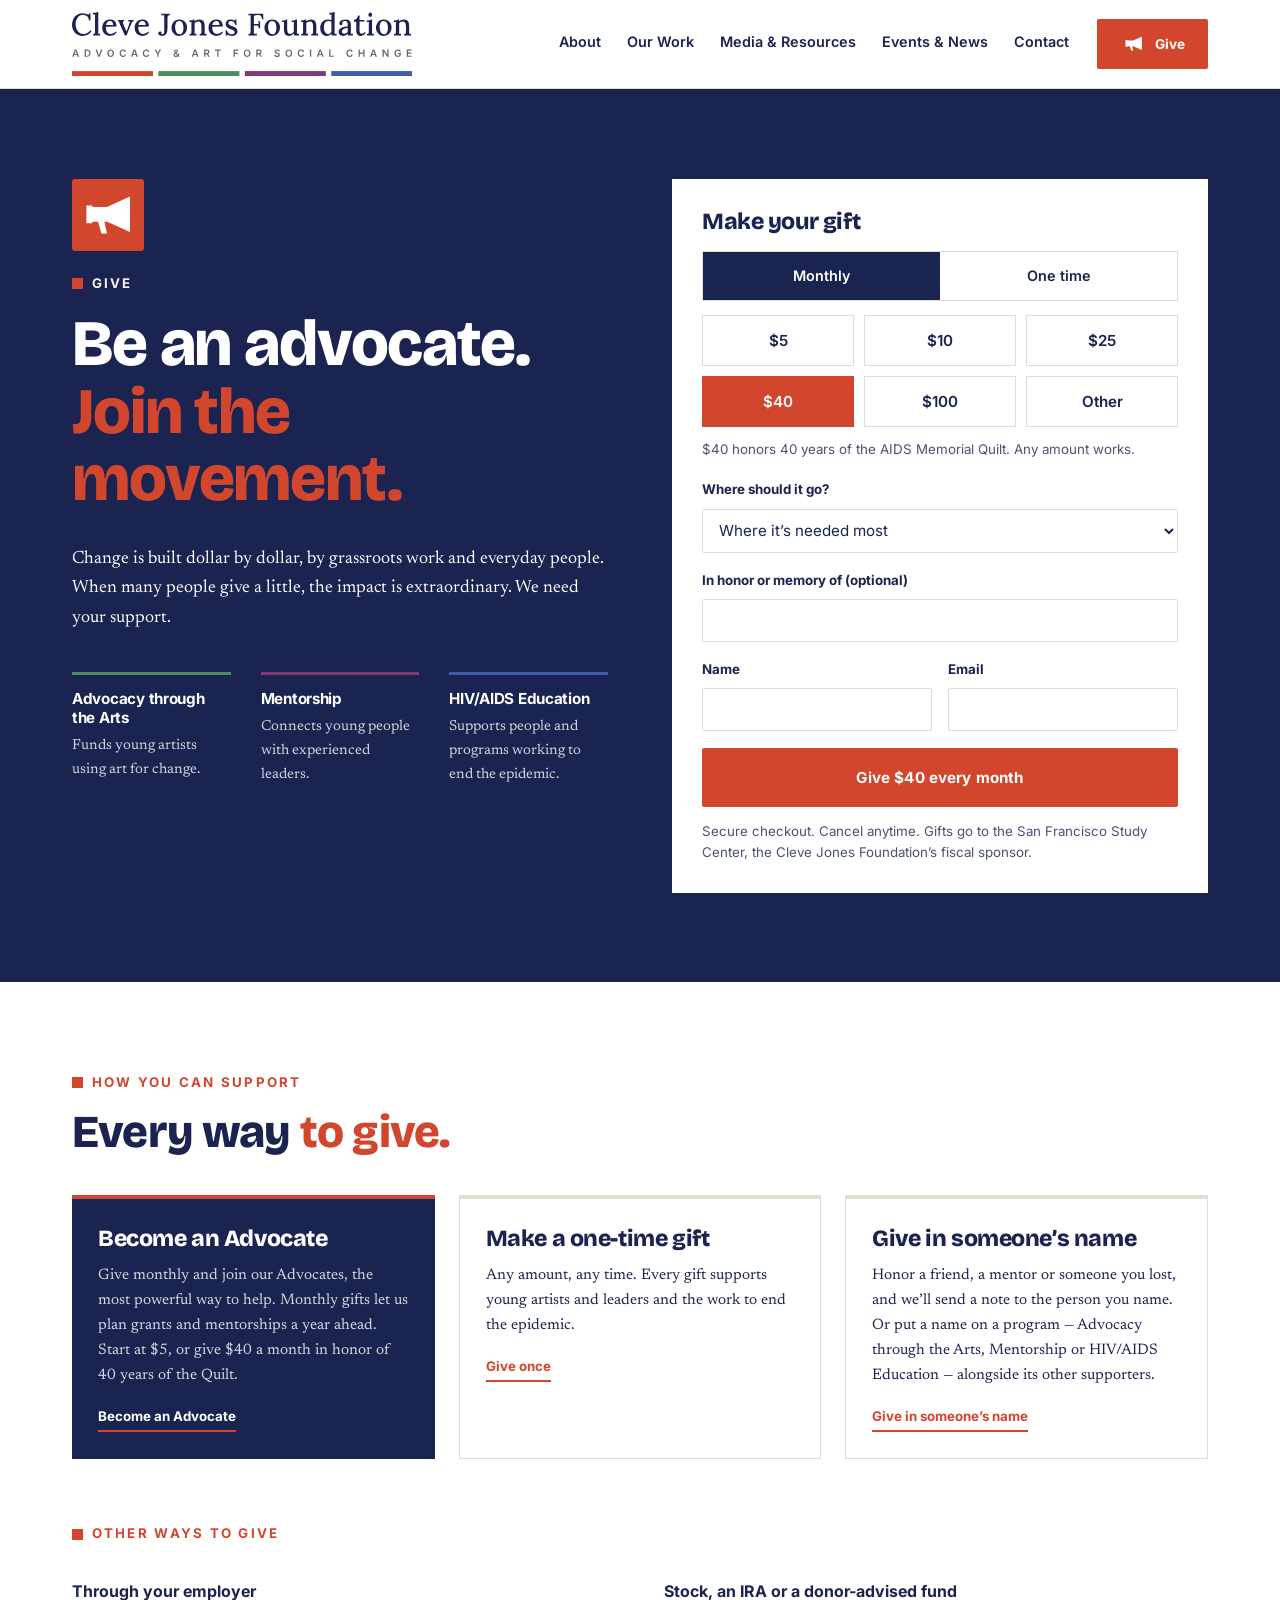
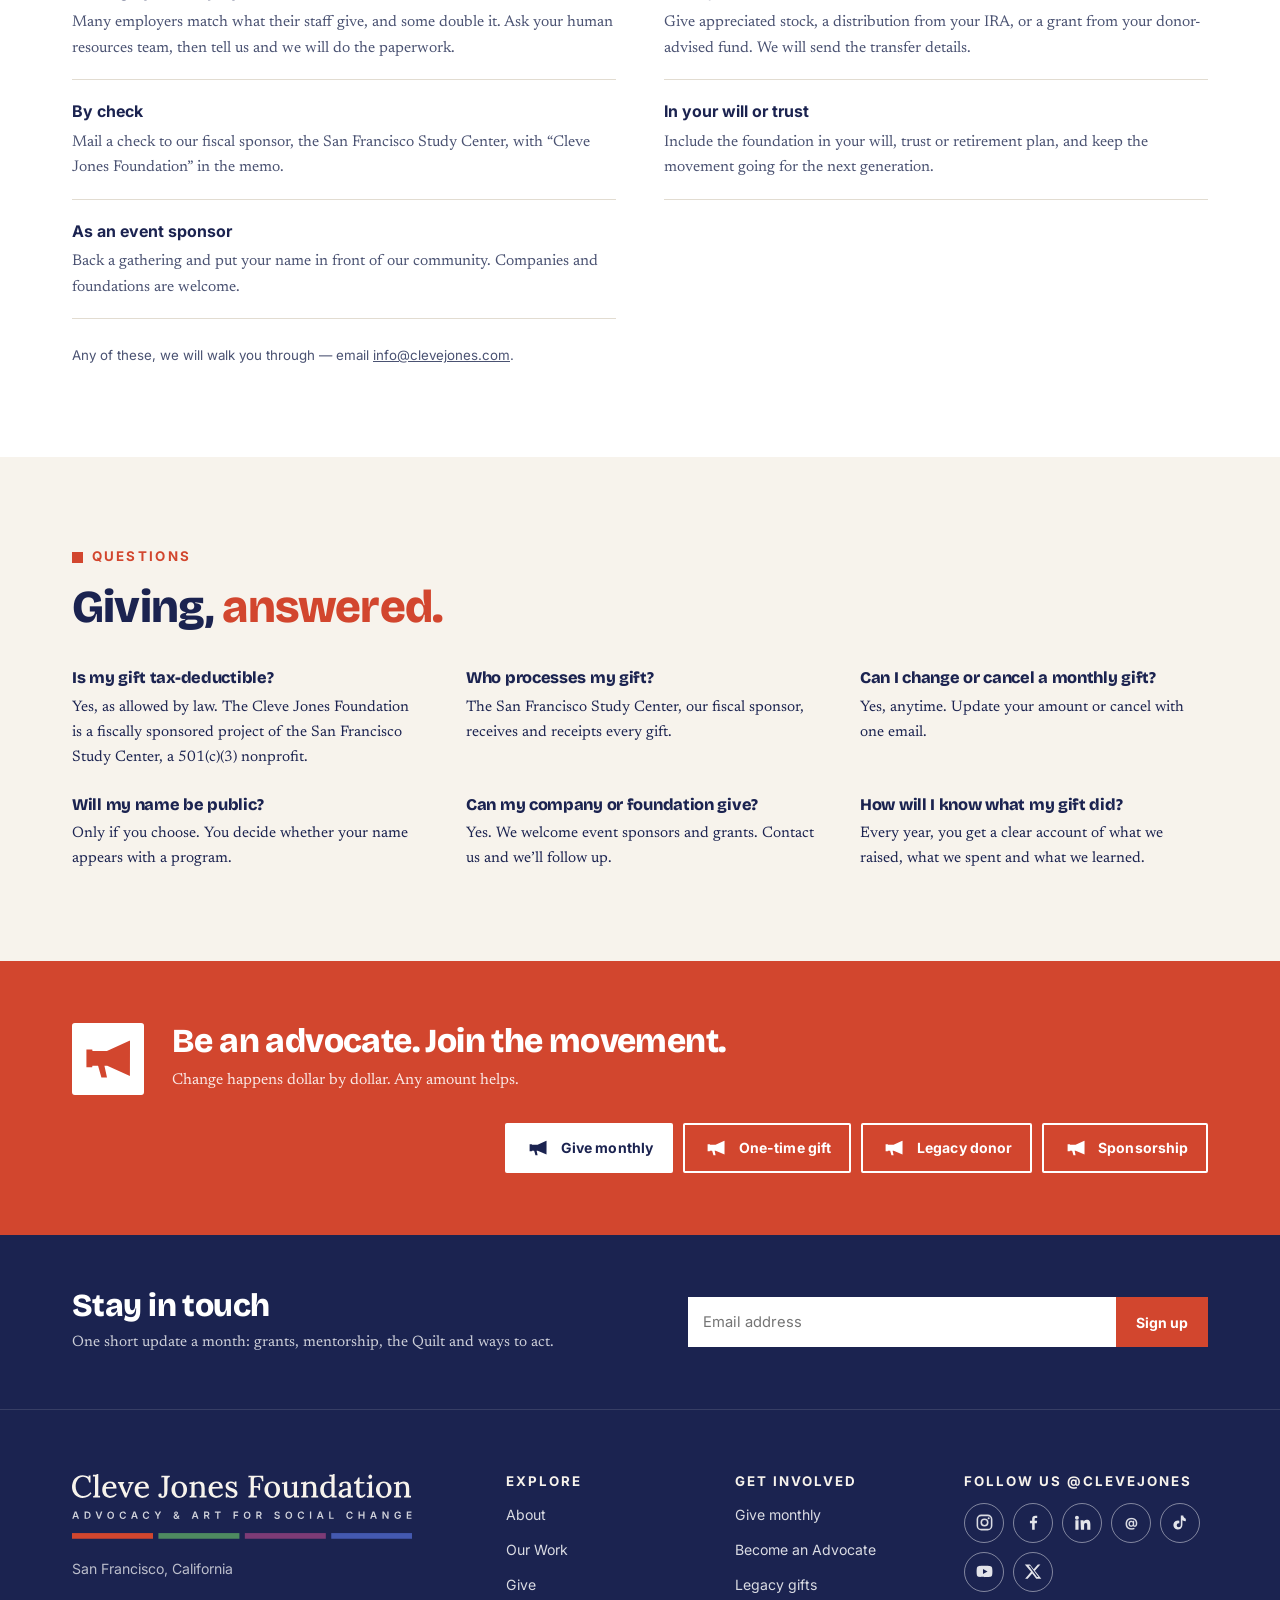
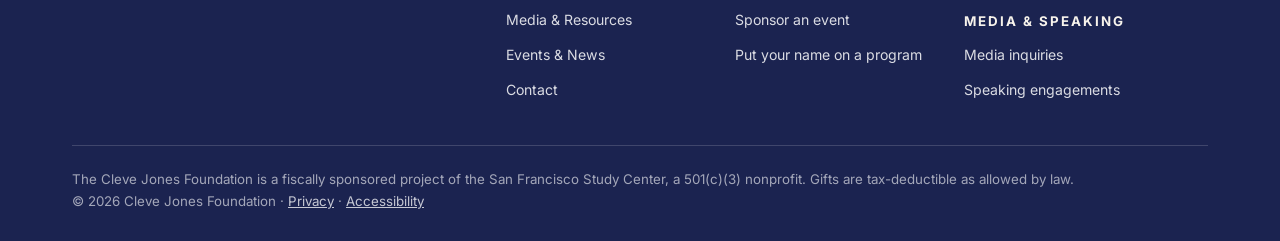
<file: site/give.html>
<!doctype html>
<html lang="en">
<head>
<meta charset="utf-8">
<meta name="viewport" content="width=device-width, initial-scale=1">
<title>Give — Cleve Jones Foundation</title>
<meta name="description" content="Be an advocate. Join the movement. Change is built dollar by dollar, by grassroots work and everyday people.">
<meta property="og:title" content="Give — Cleve Jones Foundation">
<meta property="og:description" content="Be an advocate. Join the movement. Change is built dollar by dollar, by grassroots work and everyday people.">
<meta property="og:type" content="website">
<meta property="og:image" content="https://clevejones.org/assets/img/hero-act.jpg">
<meta property="og:url" content="https://clevejones.org/give">
<meta property="og:site_name" content="Cleve Jones Foundation">
<meta name="twitter:card" content="summary_large_image">
<link rel="canonical" href="https://clevejones.org/give">
<meta name="theme-color" content="#1B2350">
<link rel="icon" href="assets/brand/favicon.svg" type="image/svg+xml">
<link rel="icon" href="assets/brand/favicon.png" type="image/png">
<link rel="preconnect" href="https://fonts.googleapis.com">
<link rel="preconnect" href="https://fonts.gstatic.com" crossorigin>
<link rel="stylesheet" href="https://fonts.googleapis.com/css2?family=Bricolage+Grotesque:opsz,wght@12..96,700;12..96,800&family=Inter:wght@400;600;700&family=Lora:wght@500&family=Newsreader:ital,opsz,wght@0,6..72,300;0,6..72,400;0,6..72,500;1,6..72,300;1,6..72,400&display=swap">
<link rel="stylesheet" href="assets/css/site.css">
</head>
<body>
<a class="skip" href="#main">Skip to content</a>

<svg class="sprite" aria-hidden="true" focusable="false" style="position:absolute;width:0;height:0;overflow:hidden">
  <!-- The logo, drawn from the November 2026 logo sheet ("CJF Logo 11-26").
       Lora 500 and Inter SemiBold converted to outlines and fitted to the
       sheet artwork, so it renders the same on every computer whether or not
       the web fonts load. Regenerate with _work/tools/make-logo.py. -->
  <defs>
  <path id="logo-name" d="M69.4 35Q68 23.7 61.6 17.6Q55.2 11.5 44.9 11.3Q38.4 11.3 32.8 14.2Q27.3 17.1 23.3 22.4Q19.2 27.6 17 34.7Q14.8 41.8 14.8 50.2Q14.8 61.7 18.9 70.5Q22.9 79.4 30 84.3Q37.1 89.2 46.2 89.2Q54.2 89.2 62.1 85.4Q69.9 81.5 75.1 74.5L79.2 78Q73.6 85.8 67.2 90Q60.7 94.1 54.4 95.6Q48 97 42.9 97Q33.5 97 25.5 93.6Q17.6 90.2 11.9 84.1Q6.2 78 3.1 69.9Q-0 61.8 -0 52.3Q-0 43.5 2.8 35.1Q5.5 26.7 10.9 19.8Q16.4 13 24.6 9Q32.8 4.9 43.8 4.9Q50.2 4.9 56.3 6.7Q62.4 8.5 68 12.1L67.4 5.8H75.2V35ZM86 89.7Q89.8 89.7 91.3 87.9Q92.8 86.2 93.1 83Q93.5 79.9 93.5 75.7V18.9Q93.5 16.8 93.5 14.6Q93.6 12.4 93.8 9.8Q91.7 10 89.3 10Q86.9 10.1 85 10.2V3.5Q90.7 3.5 94 3Q97.4 2.4 99.2 1.7Q101 0.9 101.9 0H106.7V79.4Q106.7 81.7 106.5 84Q106.4 86.3 106.2 88.7Q108.2 88.6 110.2 88.5Q112.3 88.4 114.1 88.3V95H86ZM153.6 97Q144.8 97 137.8 92.9Q130.8 88.8 126.8 81.3Q122.8 73.9 122.8 63.7Q122.8 54.9 126.7 47.2Q130.7 39.5 137.9 34.8Q145 30.1 154.5 30.1Q159.7 30.1 164.5 31.7Q169.2 33.4 172.9 36.8Q176.6 40.3 178.7 45.7Q180.9 51.2 180.9 59L137.6 59.8Q137.6 68.3 139.5 75Q141.5 81.7 145.9 85.3Q150.3 89 157.3 89Q160.7 89 164.6 87.8Q168.4 86.6 171.9 84.3Q175.3 82 177.7 78.9L181.6 82.3Q177.8 87.9 172.9 91.2Q168 94.4 162.9 95.7Q157.8 97 153.6 97ZM138.1 53.2H167.2Q167.2 48.5 165.8 44.6Q164.5 40.8 161.7 38.5Q159 36.2 154.7 36.2Q148 36.2 143.8 40.5Q139.5 44.7 138.1 53.2ZM214.8 95.4 196.2 53.5Q194.3 49.2 193.4 46.4Q192.4 43.7 192.1 41.7Q191.8 39.8 191.6 38.4L186.4 38.8V32.1H211.7V37.3Q208.3 37.4 207.3 39.1Q206.3 40.9 206.8 43.7Q207.4 46.6 208.7 49.8L217.3 70Q218.3 72.2 219.3 74.6Q220.2 77 221.2 79.5H221.4Q222.1 77.4 222.9 75.1Q223.8 72.7 224.5 70.6L233.1 47.1Q234.1 44 235.1 41.9Q236.2 39.8 237 38.3L228.9 38.8V32.1H250.2V37.3Q247.4 37.5 245.4 39.6Q243.4 41.8 241.7 45.4Q240 49.1 238.1 53.6L221.7 95.4ZM285.3 97Q276.5 97 269.5 92.9Q262.5 88.8 258.5 81.3Q254.4 73.9 254.4 63.7Q254.4 54.9 258.4 47.2Q262.4 39.5 269.5 34.8Q276.7 30.1 286.1 30.1Q291.4 30.1 296.1 31.7Q300.9 33.4 304.6 36.8Q308.3 40.3 310.4 45.7Q312.6 51.2 312.6 59L269.3 59.8Q269.3 68.3 271.2 75Q273.2 81.7 277.6 85.3Q282 89 289 89Q292.4 89 296.3 87.8Q300.1 86.6 303.6 84.3Q307 82 309.4 78.9L313.3 82.3Q309.5 87.9 304.6 91.2Q299.7 94.4 294.6 95.7Q289.5 97 285.3 97ZM269.8 53.2H298.8Q298.8 48.5 297.5 44.6Q296.2 40.8 293.4 38.5Q290.7 36.2 286.4 36.2Q279.7 36.2 275.5 40.5Q271.2 44.7 269.8 53.2ZM365.5 97Q361.6 97 358.2 95.7Q354.8 94.4 352.7 92Q350.7 89.7 350.7 86.6Q350.7 83.5 352.3 81.2Q353.9 78.9 357.2 78.8Q360.9 78.5 362.4 80.6Q363.9 82.8 363.9 85.2Q363.9 85.8 363.7 86.7Q363.5 87.7 363.1 88.6Q363.9 89.8 365.4 90.2Q366.9 90.6 367.8 90.6Q371.2 90.5 372.9 87.5Q374.6 84.5 374.6 77.6V24.7Q374.6 21.5 374.6 18.6Q374.6 15.7 374.7 13.4Q371.9 13.5 368.8 13.6Q365.6 13.7 363 13.9V6.9H397.3V12.5Q393.7 12.5 391.6 13.8Q389.5 15.1 388.7 17.8Q387.9 20.4 387.9 24.4V63.9Q387.9 81.8 382.4 89.4Q377 97 365.5 97ZM435.8 97Q426.9 97 419.7 93Q412.5 89 408.3 81.7Q404.1 74.5 404.1 65.1Q404.1 54.9 408.3 47Q412.5 39.1 419.7 34.6Q426.9 30.1 435.7 30.1Q444.6 30.1 451.8 34.2Q459 38.3 463.2 45.5Q467.4 52.7 467.4 62.2Q467.4 72.1 463.2 80Q459.1 87.9 452 92.5Q444.9 97 435.8 97ZM436.7 90.7Q442.7 90.6 446.2 86.9Q449.7 83.3 451.2 77.6Q452.7 71.8 452.7 65.7Q452.7 60.3 451.7 55.1Q450.8 49.8 448.8 45.6Q446.8 41.3 443.5 38.7Q440.2 36.1 435.6 36.2Q429.7 36.2 425.9 39.9Q422.2 43.5 420.5 49.3Q418.8 55 418.8 61.4Q418.8 68.8 420.7 75.5Q422.6 82.2 426.6 86.4Q430.5 90.7 436.7 90.7ZM477.6 95V89.7Q481.3 89.7 482.9 87.9Q484.4 86.2 484.7 83Q485 79.9 485 75.7L485.1 49.6Q485.1 47.6 485.2 45.2Q485.2 42.9 485.6 40.7Q483.4 40.8 481 40.8Q478.7 40.9 476.7 41V34.4Q482.4 34.4 485.6 33.8Q488.8 33.2 490.5 32.5Q492.2 31.7 493 30.8H497.6Q497.7 32 497.8 33Q497.8 34 497.9 35.1Q497.9 36.2 498.1 38Q500.8 35.7 504.1 34Q507.4 32.2 511 31.2Q514.6 30.1 517.8 30.1Q529 30.1 534 36.9Q539 43.7 539 58.1V79.4Q539 81.7 538.8 84Q538.7 86.3 538.4 88.7Q540.5 88.6 542.5 88.5Q544.6 88.4 546.4 88.3V95H518.3V89.7Q522.1 89.7 523.6 87.9Q525.1 86.2 525.4 83Q525.7 79.9 525.7 75.7V58.1Q525.6 48.2 522.5 43.2Q519.5 38.1 512.7 38.3Q508.6 38.3 504.7 40.3Q500.8 42.3 498.2 45.2Q498.2 46.4 498.2 47.9Q498.2 49.3 498.2 50.8V79.4Q498.2 81.7 498.1 84Q497.9 86.3 497.7 88.7Q499.7 88.6 501.8 88.5Q503.9 88.4 505.6 88.3V95ZM585.4 97Q576.6 97 569.6 92.9Q562.6 88.8 558.6 81.3Q554.5 73.9 554.5 63.7Q554.5 54.9 558.5 47.2Q562.5 39.5 569.6 34.8Q576.8 30.1 586.2 30.1Q591.5 30.1 596.2 31.7Q601 33.4 604.7 36.8Q608.4 40.3 610.5 45.7Q612.7 51.2 612.7 59L569.4 59.8Q569.4 68.3 571.3 75Q573.3 81.7 577.7 85.3Q582.1 89 589.1 89Q592.5 89 596.4 87.8Q600.2 86.6 603.7 84.3Q607.1 82 609.5 78.9L613.4 82.3Q609.6 87.9 604.7 91.2Q599.8 94.4 594.7 95.7Q589.6 97 585.4 97ZM569.9 53.2H598.9Q598.9 48.5 597.6 44.6Q596.3 40.8 593.5 38.5Q590.8 36.2 586.5 36.2Q579.8 36.2 575.6 40.5Q571.3 44.7 569.9 53.2ZM650 97Q644.1 97 639.1 95.4Q634 93.9 631 91.7L631.4 95.9H624.7L624.1 74.2H629.4Q629.6 78.9 632.3 82.7Q634.9 86.4 639.1 88.6Q643.3 90.7 648.3 90.7Q651.1 90.7 653.9 89.8Q656.7 88.8 658.6 86.9Q660.5 84.9 660.5 82Q660.5 78.9 658.5 76.8Q656.6 74.7 653.2 73.1Q649.9 71.5 645.6 69.8Q641.8 68.3 638 66.7Q634.2 65.1 630.9 62.8Q627.6 60.5 625.7 57.2Q623.9 53.9 623.9 49Q623.9 46.1 625 42.7Q626.1 39.4 628.6 36.6Q631.1 33.7 635.4 31.9Q639.7 30.1 646 30.1Q649.4 30.1 653.6 31.2Q657.8 32.4 661.5 35.1L661.3 30.7H668V52.9H662.6Q662.2 48.5 660.3 44.7Q658.3 40.9 654.8 38.5Q651.3 36.1 646.2 36.1Q641.3 36.1 638.3 38.6Q635.2 41 635.2 44.7Q635.2 48.3 637.5 50.6Q639.8 52.9 643.6 54.5Q647.4 56.1 651.8 57.8Q657.1 59.9 661.7 62.4Q666.4 64.9 669.3 68.7Q672.1 72.5 672.1 78.3Q672.1 84.5 668.9 88.8Q665.7 93 660.7 95Q655.7 97 650 97ZM716.7 95V89.5Q720.8 89.2 722.6 87.7Q724.5 86.2 725 83.2Q725.5 80.1 725.5 75.5V23.2Q725.5 20.4 725.6 17.8Q725.7 15.2 725.9 13.4Q723.7 13.5 721.2 13.6Q718.7 13.7 716.7 13.9V6.9H776.5L777.3 29.7H771.8Q771.8 22.5 769.4 18.8Q767 15 763.2 13.7Q759.4 12.5 755 12.6L747.5 12.9Q743.5 12.9 741.6 14.5Q739.8 16.1 739.3 19.1Q738.8 22.2 738.8 26.8V48.5L757.8 48.6L757 37.6H764V65.6H758.4Q758.4 60 756.9 57.6Q755.3 55.2 752.1 54.7Q749 54.2 744.3 54.4L738.8 54.6V78.1Q738.8 81.5 738.7 84.2Q738.7 86.9 738.4 88.6Q740.3 88.4 742.5 88.4Q744.7 88.3 746.9 88.2Q749 88.1 750.8 88.1V95ZM813.4 97Q804.5 97 797.3 93Q790.1 89 785.9 81.7Q781.7 74.5 781.7 65.1Q781.7 54.9 785.9 47Q790.1 39.1 797.3 34.6Q804.5 30.1 813.3 30.1Q822.2 30.1 829.4 34.2Q836.5 38.3 840.8 45.5Q845 52.7 845 62.2Q845 72.1 840.8 80Q836.7 87.9 829.6 92.5Q822.5 97 813.4 97ZM814.3 90.7Q820.3 90.6 823.8 86.9Q827.2 83.3 828.7 77.6Q830.2 71.8 830.2 65.7Q830.2 60.3 829.3 55.1Q828.4 49.8 826.4 45.6Q824.3 41.3 821.1 38.7Q817.8 36.1 813.1 36.2Q807.2 36.2 803.5 39.9Q799.8 43.5 798.1 49.3Q796.4 55 796.4 61.4Q796.4 68.8 798.3 75.5Q800.2 82.2 804.2 86.4Q808.1 90.7 814.3 90.7ZM881.6 97Q874.5 97 869.9 94.4Q865.3 91.7 863.1 85.6Q860.8 79.5 860.8 69.5V49.7Q860.8 47.6 860.9 45.2Q860.9 42.9 861.3 40.7Q859.2 40.8 856.8 40.8Q854.4 40.9 852.5 41V34.4H855.5Q861.8 34.4 865 33.2Q868.1 32.1 869.4 30.8H874.1V69.2Q874.1 79.1 876.9 84Q879.7 89 886.2 88.8Q890.5 88.8 894.5 86.3Q898.4 83.8 900.9 80.4V50.6Q900.9 47.8 901.1 45.4Q901.2 42.9 901.6 40.7Q899.3 40.8 896.9 40.8Q894.5 40.9 892.5 41V34.4H896.2Q901.7 34.4 904.8 33.2Q908 32.1 909.4 30.8H914.1L914 77.1Q914 79.1 913.9 82.6Q913.8 86.1 913.5 88.7Q915.7 88.6 918 88.4Q920.3 88.3 922.3 88.3V95H902.3Q902.1 93 901.9 91.2Q901.7 89.5 901.4 87.8Q897.5 91.5 892.4 94.2Q887.2 97 881.6 97ZM931.1 95V89.7Q934.9 89.7 936.4 87.9Q937.9 86.2 938.2 83Q938.5 79.9 938.5 75.7L938.7 49.6Q938.7 47.6 938.7 45.2Q938.8 42.9 939.2 40.7Q936.9 40.8 934.6 40.8Q932.3 40.9 930.2 41V34.4Q935.9 34.4 939.1 33.8Q942.3 33.2 944 32.5Q945.7 31.7 946.6 30.8H951.1Q951.2 32 951.3 33Q951.4 34 951.4 35.1Q951.5 36.2 951.6 38Q954.4 35.7 957.7 34Q960.9 32.2 964.5 31.2Q968.1 30.1 971.4 30.1Q982.6 30.1 987.5 36.9Q992.5 43.7 992.5 58.1V79.4Q992.5 81.7 992.4 84Q992.2 86.3 992 88.7Q994 88.6 996.1 88.5Q998.2 88.4 999.9 88.3V95H971.9V89.7Q975.6 89.7 977.2 87.9Q978.7 86.2 979 83Q979.3 79.9 979.3 75.7V58.1Q979.2 48.2 976.1 43.2Q973 38.1 966.2 38.3Q962.2 38.3 958.3 40.3Q954.4 42.3 951.7 45.2Q951.7 46.4 951.7 47.9Q951.7 49.3 951.7 50.8V79.4Q951.7 81.7 951.6 84Q951.5 86.3 951.2 88.7Q953.3 88.6 955.3 88.5Q957.4 88.4 959.2 88.3V95ZM1034.8 97Q1027.1 97 1021.1 93.2Q1015.1 89.3 1011.7 82.2Q1008.2 75 1008.2 65.3Q1008.2 55 1012.2 47.1Q1016.3 39.1 1023.6 34.6Q1030.9 30.1 1040.2 30.1Q1044.1 30.1 1047.7 31Q1051.2 32 1053.6 33.2V18.9Q1053.6 17 1053.8 14.7Q1053.9 12.4 1054.1 9.8Q1051.9 10 1049.5 10.1Q1047.1 10.2 1045.2 10.2V3.5Q1050.9 3.5 1054.2 3Q1057.5 2.4 1059.4 1.7Q1061.2 0.9 1062.1 0H1066.7V79.4Q1066.7 81.3 1066.6 83.7Q1066.5 86.1 1066.2 88.7Q1068.5 88.6 1070.7 88.4Q1073 88.3 1074.9 88.3V95H1054.9Q1054.6 93.2 1054.4 91.7Q1054.3 90.2 1054.1 88.7Q1050.4 92.7 1045.5 94.9Q1040.5 97 1034.8 97ZM1039.9 89.1Q1043.8 89.1 1047.5 86.9Q1051.2 84.8 1053.6 81.5Q1053.6 79.9 1053.6 78.1Q1053.6 76.4 1053.6 74.4V40.1Q1051.2 38.4 1048 37.4Q1044.8 36.5 1041.4 36.5Q1035.3 36.5 1031.1 40.1Q1026.8 43.7 1024.8 49.8Q1022.8 56 1022.9 63.9Q1023.2 70.7 1025.1 76.5Q1027 82.3 1030.7 85.7Q1034.4 89.1 1039.9 89.1ZM1120.9 95Q1120.7 93 1120.5 91.5Q1120.4 90 1120.2 88.3Q1115.9 92.6 1111 94.8Q1106.1 97 1100.8 97Q1091.7 97 1087.1 92.5Q1082.6 88.1 1082.6 81.4Q1082.6 75.6 1086 71.3Q1089.3 67.1 1094.9 64.4Q1100.4 61.7 1107 60.3Q1113.5 59 1119.8 59V51.6Q1119.8 47.6 1119 44.1Q1118.3 40.7 1116 38.5Q1113.6 36.2 1108.7 36.2Q1105.4 36.1 1102.2 37.4Q1098.9 38.8 1097.1 41.8Q1098.2 42.8 1098.5 44.1Q1098.8 45.4 1098.8 46.6Q1098.8 48.3 1097.3 50.5Q1095.8 52.7 1092.1 52.6Q1089.1 52.6 1087.5 50.5Q1086 48.5 1086 45.7Q1086 41.2 1089.3 37.6Q1092.6 34.1 1098.4 32.1Q1104.2 30.1 1111.4 30.1Q1122.2 30.1 1127.5 35.7Q1132.9 41.4 1132.9 53.6Q1132.9 58.1 1132.9 62.3Q1132.9 66.4 1132.8 70.6Q1132.7 74.7 1132.7 79.4Q1132.7 81.3 1132.6 83.7Q1132.5 86.1 1132.2 88.7Q1134.4 88.6 1136.6 88.4Q1138.9 88.3 1140.9 88.3V95ZM1119.8 64.8Q1115.8 65.1 1111.5 65.9Q1107.3 66.8 1103.9 68.6Q1100.5 70.3 1098.5 73.1Q1096.4 75.9 1096.4 79.8Q1096.6 84 1099.2 86.1Q1101.8 88.1 1105.3 88.1Q1109.7 88.1 1113.1 86.4Q1116.5 84.7 1119.8 81.7Q1119.7 80.3 1119.7 78.8Q1119.7 77.4 1119.7 75.7Q1119.7 74.6 1119.7 71.5Q1119.8 68.4 1119.8 64.8ZM1172.4 97Q1169.2 97 1166 96.2Q1162.8 95.4 1160.2 92.9Q1157.5 90.5 1156 85.8Q1154.5 81.2 1154.5 73.5L1154.8 39.1H1145.4V32.1Q1148.8 32 1152.4 29.6Q1155.9 27.2 1158.5 23.2Q1161.2 19.1 1162.2 14.5H1168.1V32.1H1187.5V38.6L1168.1 38.9L1167.8 72.5Q1167.8 77.3 1168.7 80.8Q1169.5 84.4 1171.4 86.4Q1173.4 88.3 1176.8 88.3Q1179.7 88.3 1182.7 86.6Q1185.8 84.8 1188.6 80.8L1192.9 84.5Q1189.8 89 1186.8 91.5Q1183.8 94 1181 95.2Q1178.3 96.4 1176 96.7Q1173.7 97 1172.4 97ZM1198.1 89.7Q1201.9 89.7 1203.4 87.9Q1204.9 86.2 1205.3 83Q1205.6 79.9 1205.6 75.7V49.7Q1205.6 47.6 1205.7 45.4Q1205.8 43.2 1206.1 40.7Q1203.9 40.8 1201.5 40.8Q1199.2 40.9 1197.1 41V34.4Q1202.8 34.4 1206.1 33.8Q1209.5 33.2 1211.3 32.5Q1213.1 31.7 1214 30.8H1218.8V79.4Q1218.8 81.7 1218.6 84Q1218.5 86.3 1218.3 88.7Q1220.3 88.6 1222.4 88.5Q1224.4 88.4 1226.2 88.3V95H1198.1ZM1211.5 19.3Q1208.2 19.3 1205.9 16.8Q1203.7 14.4 1203.7 10.8Q1203.7 7.3 1206.1 4.9Q1208.5 2.4 1211.5 2.4Q1214.7 2.4 1216.9 4.9Q1219.2 7.3 1219.2 10.8Q1219.2 14.4 1216.9 16.8Q1214.7 19.3 1211.5 19.3ZM1266.4 97Q1257.5 97 1250.3 93Q1243.2 89 1239 81.7Q1234.7 74.5 1234.7 65.1Q1234.7 54.9 1239 47Q1243.2 39.1 1250.3 34.6Q1257.5 30.1 1266.3 30.1Q1275.2 30.1 1282.4 34.2Q1289.6 38.3 1293.8 45.5Q1298 52.7 1298 62.2Q1298 72.1 1293.9 80Q1289.7 87.9 1282.6 92.5Q1275.5 97 1266.4 97ZM1267.3 90.7Q1273.4 90.6 1276.8 86.9Q1280.3 83.3 1281.8 77.6Q1283.3 71.8 1283.3 65.7Q1283.3 60.3 1282.4 55.1Q1281.4 49.8 1279.4 45.6Q1277.4 41.3 1274.1 38.7Q1270.8 36.1 1266.2 36.2Q1260.3 36.2 1256.6 39.9Q1252.9 43.5 1251.2 49.3Q1249.5 55 1249.5 61.4Q1249.5 68.8 1251.3 75.5Q1253.2 82.2 1257.2 86.4Q1261.2 90.7 1267.3 90.7ZM1308.2 95V89.7Q1312 89.7 1313.5 87.9Q1315 86.2 1315.3 83Q1315.6 79.9 1315.6 75.7L1315.7 49.6Q1315.7 47.6 1315.8 45.2Q1315.9 42.9 1316.2 40.7Q1314 40.8 1311.7 40.8Q1309.3 40.9 1307.3 41V34.4Q1313 34.4 1316.2 33.8Q1319.4 33.2 1321.1 32.5Q1322.8 31.7 1323.7 30.8H1328.2Q1328.3 32 1328.4 33Q1328.5 34 1328.5 35.1Q1328.6 36.2 1328.7 38Q1331.5 35.7 1334.7 34Q1338 32.2 1341.6 31.2Q1345.2 30.1 1348.4 30.1Q1359.6 30.1 1364.6 36.9Q1369.6 43.7 1369.6 58.1V79.4Q1369.6 81.7 1369.5 84Q1369.3 86.3 1369.1 88.7Q1371.1 88.6 1373.2 88.5Q1375.2 88.4 1377 88.3V95H1349V89.7Q1352.7 89.7 1354.2 87.9Q1355.7 86.2 1356.1 83Q1356.4 79.9 1356.4 75.7V58.1Q1356.2 48.2 1353.2 43.2Q1350.1 38.1 1343.3 38.3Q1339.3 38.3 1335.4 40.3Q1331.5 42.3 1328.8 45.2Q1328.8 46.4 1328.8 47.9Q1328.8 49.3 1328.8 50.8V79.4Q1328.8 81.7 1328.7 84Q1328.6 86.3 1328.3 88.7Q1330.3 88.6 1332.4 88.5Q1334.5 88.4 1336.2 88.3V95Z"/>
  <path id="logo-tag" d="M1 182 11.3 152.4H18L28.6 182H22.7L17.5 166.6Q16.7 164.3 15.9 161.3Q15.1 158.3 14 154.4H15.2Q14.2 158.3 13.4 161.3Q12.6 164.3 11.8 166.6L6.8 182ZM7 174.7V170.4H22.5V174.7ZM61.2 182H53.7V177.4H60.9Q64 177.4 66.1 176.3Q68.2 175.1 69.2 172.9Q70.3 170.6 70.3 167.2Q70.3 163.8 69.2 161.6Q68.2 159.3 66.1 158.2Q64.1 157 61.1 157H53.6V152.4H61.4Q65.8 152.4 69 154.2Q72.1 156 73.8 159.3Q75.5 162.6 75.5 167.2Q75.5 171.8 73.8 175.1Q72.1 178.5 68.9 180.2Q65.7 182 61.2 182ZM56.5 152.4V182H51.2V152.4ZM106.2 182 95.7 152.4H101.5L106.7 167.8Q107.5 170.1 108.3 173.1Q109.2 176.1 110.2 179.9H109.1Q110.1 176.1 110.9 173.1Q111.7 170.1 112.4 167.8L117.5 152.4H123.3L112.9 182ZM157 182.4Q153.1 182.4 150.1 180.6Q147 178.8 145.2 175.4Q143.4 172 143.4 167.2Q143.4 162.5 145.2 159.1Q147 155.7 150.1 153.9Q153.1 152.1 157 152.1Q160.9 152.1 164 153.9Q167 155.7 168.8 159.1Q170.6 162.5 170.6 167.2Q170.6 172 168.8 175.4Q167 178.8 164 180.6Q160.9 182.4 157 182.4ZM157 177.7Q159.4 177.7 161.3 176.5Q163.1 175.3 164.2 172.9Q165.2 170.6 165.2 167.2Q165.2 163.9 164.2 161.5Q163.1 159.2 161.3 158Q159.4 156.8 157 156.8Q154.6 156.8 152.7 158Q150.9 159.2 149.8 161.5Q148.8 163.9 148.8 167.2Q148.8 170.6 149.8 172.9Q150.9 175.2 152.7 176.4Q154.6 177.7 157 177.7ZM206.9 182.4Q203 182.4 199.9 180.6Q196.9 178.8 195.1 175.4Q193.4 172 193.4 167.2Q193.4 162.5 195.1 159.1Q196.9 155.7 200 153.9Q203 152.1 206.9 152.1Q209.3 152.1 211.4 152.7Q213.5 153.4 215.2 154.7Q216.8 156.1 217.9 158Q219 159.9 219.3 162.3H214Q213.7 161 213.1 159.9Q212.5 158.9 211.6 158.2Q210.6 157.5 209.5 157.2Q208.3 156.8 207 156.8Q204.5 156.8 202.7 158Q200.8 159.2 199.7 161.6Q198.7 163.9 198.7 167.2Q198.7 170.6 199.7 173Q200.8 175.3 202.7 176.5Q204.6 177.7 206.9 177.7Q208.3 177.7 209.4 177.3Q210.6 176.9 211.6 176.2Q212.5 175.5 213.1 174.5Q213.8 173.5 214 172.2H219.4Q219.1 174.3 218.1 176.1Q217.1 178 215.4 179.4Q213.8 180.8 211.7 181.6Q209.5 182.4 206.9 182.4ZM239.9 182 250.2 152.4H257L267.5 182H261.7L256.4 166.6Q255.7 164.3 254.8 161.3Q254 158.3 253 154.4H254.1Q253.1 158.3 252.3 161.3Q251.5 164.3 250.8 166.6L245.7 182ZM245.9 174.7V170.4H261.5V174.7ZM301.1 182.4Q297.2 182.4 294.2 180.6Q291.1 178.8 289.4 175.4Q287.6 172 287.6 167.2Q287.6 162.5 289.4 159.1Q291.2 155.7 294.2 153.9Q297.3 152.1 301.1 152.1Q303.6 152.1 305.7 152.7Q307.8 153.4 309.4 154.7Q311.1 156.1 312.2 158Q313.2 159.9 313.6 162.3H308.3Q308 161 307.4 159.9Q306.7 158.9 305.8 158.2Q304.9 157.5 303.7 157.2Q302.5 156.8 301.2 156.8Q298.8 156.8 296.9 158Q295 159.2 294 161.6Q292.9 163.9 292.9 167.2Q292.9 170.6 294 173Q295.1 175.3 296.9 176.5Q298.8 177.7 301.2 177.7Q302.5 177.7 303.7 177.3Q304.9 176.9 305.8 176.2Q306.7 175.5 307.4 174.5Q308 173.5 308.3 172.2H313.6Q313.3 174.3 312.3 176.1Q311.3 178 309.7 179.4Q308.1 180.8 305.9 181.6Q303.8 182.4 301.1 182.4ZM346.1 182V170.6L335.2 152.4H341.4L346.6 161.8Q347.5 163.2 348.1 164.6Q348.8 166 349.5 168H348.1Q348.8 166 349.4 164.6Q350.1 163.2 350.8 161.8L356 152.4H362.2L351.4 170.6V182ZM422.3 182.4Q419.3 182.4 417.1 181.3Q414.9 180.2 413.7 178.4Q412.6 176.5 412.6 174.2Q412.6 172.4 413.3 171Q414 169.6 415.3 168.5Q416.6 167.3 418.3 166.2L423.5 162.6Q424.1 162.2 424.7 161.7Q425.2 161.1 425.5 160.5Q425.9 159.8 425.9 159.1Q425.9 157.9 425.1 157.1Q424.3 156.3 422.9 156.3Q421.9 156.3 421.2 156.7Q420.5 157.1 420.1 157.8Q419.7 158.5 419.7 159.4Q419.7 160.4 420.2 161.4Q420.7 162.3 421.5 163.4Q422.4 164.5 423.5 165.8L437.4 182H431.7L420.3 168.8Q418.9 167.2 417.7 165.8Q416.6 164.3 415.8 162.8Q415.1 161.2 415.1 159.3Q415.1 157.3 416 155.6Q417 154 418.7 153.1Q420.5 152.1 422.8 152.1Q425.1 152.1 426.8 153Q428.5 154 429.4 155.5Q430.3 157 430.3 158.9Q430.3 160.2 429.8 161.4Q429.3 162.6 428.4 163.6Q427.6 164.6 426.4 165.5L420.4 169.9Q419 170.9 418.3 171.9Q417.6 172.9 417.6 174.1Q417.6 175.3 418.2 176.3Q418.8 177.2 419.9 177.7Q420.9 178.2 422.3 178.2Q424 178.2 425.6 177.5Q427.1 176.7 428.4 175.4Q429.6 174.1 430.4 172.2Q431.2 170.4 431.2 168.1H435.6Q435.6 170.9 435 173Q434.4 175 433.4 176.4Q432.4 177.9 431.4 178.7L430.1 179.6Q428.5 181.1 426.4 181.7Q424.3 182.4 422.3 182.4ZM486.3 182 496.6 152.4H503.4L513.9 182H508.1L502.8 166.6Q502.1 164.3 501.2 161.3Q500.4 158.3 499.4 154.4H500.5Q499.5 158.3 498.7 161.3Q497.9 164.3 497.2 166.6L492.1 182ZM492.3 174.7V170.4H507.9V174.7ZM536.5 182V152.4H547.6Q551 152.4 553.3 153.6Q555.6 154.8 556.8 157Q558 159.1 558 161.9Q558 164.7 556.8 166.8Q555.6 168.9 553.3 170Q550.9 171.2 547.5 171.2H539.6V166.8H546.8Q548.8 166.8 550.1 166.2Q551.4 165.6 552 164.5Q552.6 163.5 552.6 161.9Q552.6 160.3 552 159.2Q551.4 158.1 550.1 157.5Q548.8 156.9 546.8 156.9H541.8V182ZM553.2 182 546 168.6H551.8L559.1 182ZM580.4 156.9V152.4H603.9V156.9H594.8V182H589.5V156.9ZM656.2 182V152.4H675.1V156.9H661.5V165.8H673.8V170.2H661.5V182ZM711.4 182.4Q707.5 182.4 704.4 180.6Q701.4 178.8 699.6 175.4Q697.8 172 697.8 167.2Q697.8 162.5 699.6 159.1Q701.4 155.7 704.4 153.9Q707.5 152.1 711.4 152.1Q715.3 152.1 718.3 153.9Q721.4 155.7 723.2 159.1Q724.9 162.5 724.9 167.2Q724.9 172 723.2 175.4Q721.4 178.8 718.3 180.6Q715.3 182.4 711.4 182.4ZM711.4 177.7Q713.8 177.7 715.7 176.5Q717.5 175.3 718.6 172.9Q719.6 170.6 719.6 167.2Q719.6 163.9 718.6 161.5Q717.5 159.2 715.7 158Q713.8 156.8 711.4 156.8Q709 156.8 707.1 158Q705.2 159.2 704.2 161.5Q703.1 163.9 703.1 167.2Q703.1 170.6 704.2 172.9Q705.2 175.2 707.1 176.4Q709 177.7 711.4 177.7ZM748.7 182V152.4H759.7Q763.1 152.4 765.4 153.6Q767.7 154.8 768.9 157Q770.1 159.1 770.1 161.9Q770.1 164.7 768.9 166.8Q767.7 168.9 765.4 170Q763 171.2 759.6 171.2H751.7V166.8H758.9Q760.9 166.8 762.2 166.2Q763.5 165.6 764.1 164.5Q764.7 163.5 764.7 161.9Q764.7 160.3 764.1 159.2Q763.5 158.1 762.2 157.5Q760.9 156.9 758.9 156.9H754V182ZM765.3 182 758.1 168.6H763.9L771.2 182ZM833.1 182.5Q829.7 182.5 827.2 181.4Q824.7 180.3 823.2 178.3Q821.8 176.2 821.7 173.3H826.9Q827 174.9 827.9 175.9Q828.7 176.9 830.1 177.4Q831.4 177.9 833.1 177.9Q834.9 177.9 836.2 177.4Q837.5 176.9 838.3 175.9Q839 174.9 839 173.7Q839 172.5 838.4 171.8Q837.7 171 836.5 170.5Q835.3 170 833.7 169.6L830.4 168.7Q826.6 167.7 824.6 165.8Q822.5 163.9 822.5 160.8Q822.5 158.1 823.9 156.2Q825.3 154.2 827.8 153.1Q830.2 152.1 833.3 152.1Q836.4 152.1 838.8 153.1Q841.2 154.2 842.5 156.2Q843.9 158.1 843.9 160.5H838.8Q838.6 158.6 837.1 157.6Q835.6 156.6 833.2 156.6Q831.5 156.6 830.3 157.1Q829.1 157.6 828.5 158.4Q827.9 159.3 827.9 160.4Q827.9 161.7 828.6 162.5Q829.4 163.3 830.5 163.7Q831.7 164.2 832.9 164.5L835.6 165.2Q837.3 165.6 838.8 166.3Q840.4 166.9 841.6 167.9Q842.9 168.9 843.6 170.4Q844.3 171.8 844.3 173.7Q844.3 176.3 843 178.3Q841.7 180.3 839.2 181.4Q836.7 182.5 833.1 182.5ZM880.5 182.4Q876.7 182.4 873.6 180.6Q870.5 178.8 868.7 175.4Q867 172 867 167.2Q867 162.5 868.7 159.1Q870.5 155.7 873.6 153.9Q876.7 152.1 880.5 152.1Q884.4 152.1 887.5 153.9Q890.5 155.7 892.3 159.1Q894.1 162.5 894.1 167.2Q894.1 172 892.3 175.4Q890.5 178.8 887.5 180.6Q884.4 182.4 880.5 182.4ZM880.5 177.7Q882.9 177.7 884.8 176.5Q886.6 175.3 887.7 172.9Q888.8 170.6 888.8 167.2Q888.8 163.9 887.7 161.5Q886.6 159.2 884.8 158Q882.9 156.8 880.5 156.8Q878.1 156.8 876.3 158Q874.4 159.2 873.3 161.5Q872.3 163.9 872.3 167.2Q872.3 170.6 873.3 172.9Q874.4 175.2 876.3 176.4Q878.1 177.7 880.5 177.7ZM930.4 182.4Q926.5 182.4 923.5 180.6Q920.4 178.8 918.6 175.4Q916.9 172 916.9 167.2Q916.9 162.5 918.6 159.1Q920.4 155.7 923.5 153.9Q926.5 152.1 930.4 152.1Q932.8 152.1 934.9 152.7Q937 153.4 938.7 154.7Q940.3 156.1 941.4 158Q942.5 159.9 942.8 162.3H937.5Q937.3 161 936.6 159.9Q936 158.9 935.1 158.2Q934.1 157.5 933 157.2Q931.8 156.8 930.5 156.8Q928.1 156.8 926.2 158Q924.3 159.2 923.2 161.6Q922.2 163.9 922.2 167.2Q922.2 170.6 923.3 173Q924.3 175.3 926.2 176.5Q928.1 177.7 930.5 177.7Q931.8 177.7 933 177.3Q934.1 176.9 935.1 176.2Q936 175.5 936.6 174.5Q937.3 173.5 937.5 172.2H942.9Q942.6 174.3 941.6 176.1Q940.6 178 938.9 179.4Q937.3 180.8 935.2 181.6Q933 182.4 930.4 182.4ZM971.7 152.4V182H966.4V152.4ZM994.4 182 1004.7 152.4H1011.4L1022 182H1016.2L1010.9 166.6Q1010.1 164.3 1009.3 161.3Q1008.5 158.3 1007.4 154.4H1008.6Q1007.6 158.3 1006.8 161.3Q1006 164.3 1005.2 166.6L1000.2 182ZM1000.4 174.7V170.4H1016V174.7ZM1044.6 182V152.4H1049.9V177.5H1063V182ZM1127.8 182.4Q1123.9 182.4 1120.8 180.6Q1117.8 178.8 1116 175.4Q1114.3 172 1114.3 167.2Q1114.3 162.5 1116 159.1Q1117.8 155.7 1120.9 153.9Q1123.9 152.1 1127.8 152.1Q1130.2 152.1 1132.3 152.7Q1134.4 153.4 1136.1 154.7Q1137.7 156.1 1138.8 158Q1139.9 159.9 1140.2 162.3H1134.9Q1134.7 161 1134 159.9Q1133.4 158.9 1132.5 158.2Q1131.5 157.5 1130.4 157.2Q1129.2 156.8 1127.9 156.8Q1125.4 156.8 1123.6 158Q1121.7 159.2 1120.6 161.6Q1119.6 163.9 1119.6 167.2Q1119.6 170.6 1120.6 173Q1121.7 175.3 1123.6 176.5Q1125.5 177.7 1127.8 177.7Q1129.2 177.7 1130.3 177.3Q1131.5 176.9 1132.5 176.2Q1133.4 175.5 1134 174.5Q1134.7 173.5 1134.9 172.2H1140.3Q1140 174.3 1139 176.1Q1138 178 1136.3 179.4Q1134.7 180.8 1132.6 181.6Q1130.4 182.4 1127.8 182.4ZM1163.8 182V152.4H1169.1V164.7H1182.9V152.4H1188.2V182H1182.9V169.1H1169.1V182ZM1210.8 182 1221.1 152.4H1227.9L1238.4 182H1232.6L1227.3 166.6Q1226.6 164.3 1225.7 161.3Q1224.9 158.3 1223.9 154.4H1225Q1224 158.3 1223.2 161.3Q1222.4 164.3 1221.7 166.6L1216.6 182ZM1216.8 174.7V170.4H1232.4V174.7ZM1261 182V152.4H1267L1277.2 168.7Q1277.9 169.7 1278.6 171Q1279.3 172.3 1280.1 173.9Q1280.9 175.5 1281.6 177.4H1281Q1280.9 175.7 1280.8 174Q1280.7 172.2 1280.6 170.6Q1280.6 169 1280.6 168V152.4H1285.9V182H1279.9L1270.7 167.3Q1269.8 165.9 1269.1 164.6Q1268.3 163.2 1267.4 161.5Q1266.5 159.7 1265.2 157.3H1266Q1266.1 159.5 1266.2 161.4Q1266.3 163.3 1266.4 164.9Q1266.4 166.4 1266.4 167.3V182ZM1323.3 182.4Q1319.2 182.4 1316.2 180.6Q1313.1 178.7 1311.4 175.3Q1309.6 171.9 1309.6 167.3Q1309.6 162.5 1311.4 159.1Q1313.2 155.7 1316.2 153.9Q1319.3 152.1 1323.2 152.1Q1325.6 152.1 1327.7 152.8Q1329.8 153.5 1331.5 154.8Q1333.1 156.1 1334.2 157.9Q1335.3 159.7 1335.6 161.9H1330.2Q1329.8 160.7 1329.2 159.8Q1328.6 158.8 1327.7 158.2Q1326.8 157.5 1325.7 157.1Q1324.6 156.8 1323.2 156.8Q1320.9 156.8 1319 158Q1317.1 159.2 1316 161.5Q1315 163.9 1315 167.2Q1315 170.6 1316 172.9Q1317.1 175.2 1319 176.4Q1320.9 177.7 1323.3 177.7Q1325.6 177.7 1327.3 176.8Q1328.9 175.9 1329.8 174.3Q1330.7 172.7 1330.7 170.5L1331.9 170.7H1323.9V166.6H1335.9V170.1Q1335.9 173.9 1334.2 176.7Q1332.6 179.4 1329.8 180.9Q1327 182.4 1323.3 182.4ZM1359.7 182V152.4H1378.9V156.9H1365V164.9H1377.9V169.3H1365V177.5H1379V182Z"/>
  <symbol id="logo-full" viewBox="0 0 1381 263"><use href="#logo-name" fill="var(--logo-name,#1B2350)"/><use href="#logo-tag" fill="var(--logo-tag,#6B6660)"/><rect x="0" y="240" width="329" height="24" fill="#D2462E"/><rect x="351" y="240" width="329" height="24" fill="#4E8A60"/><rect x="702" y="240" width="329" height="24" fill="#7D3B76"/><rect x="1053" y="240" width="329" height="24" fill="#4459B0"/></symbol>
  <symbol id="logo-compact" viewBox="0 0 1381 175"><use href="#logo-name" fill="var(--logo-name,#1B2350)"/><rect x="0" y="151" width="329" height="24" fill="#D2462E"/><rect x="351" y="151" width="329" height="24" fill="#4E8A60"/><rect x="702" y="151" width="329" height="24" fill="#7D3B76"/><rect x="1053" y="151" width="329" height="24" fill="#4459B0"/></symbol>
  </defs>
  <symbol id="i-bullhorn" viewBox="0 0 200 200"><path fill="currentColor" d="M159.49 49.07L96.99 77.55L56.94 77.55L56.25 73.38L40.05 73.38L40.05 122.69L56.02 122.92L56.71 118.75L72.45 118.75L81.71 151.62L97.22 151.39L90.05 118.75L97.92 118.75L160.88 146.99L161.11 49.54Z"/></symbol>
  <symbol id="i-brush" viewBox="0 0 200 200"><path fill="currentColor" opacity=".7" d="M90.05 93.75L81.71 102.31L79.4 107.18L92.59 117.82L96.06 115.28L103.47 105.09L101.16 101.85L96.53 100.46L93.98 96.06Z"/><path fill="currentColor" d="M134.49 47.92L130.79 49.31L95.6 91.2L94.44 97.22L96.3 100L100.69 101.16L105.32 98.84L139.35 58.56L141.2 55.32L140.51 51.16L138.19 48.61ZM78.01 107.18L67.82 117.13L62.5 126.39L58.56 141.2L58.8 145.14L68.29 142.13L76.39 137.73L84.95 130.32L91.2 122.22L92.36 119.91L91.67 117.82ZM151.85 143.29L132.64 151.16L118.98 153.24L108.8 153.01L72.92 146.53L65.51 147.45L57.87 150.23L52.31 153.94L50.46 156.48L50.23 159.72L52.31 162.73L54.63 163.66L58.33 162.73L65.51 158.33L69.68 157.41L81.25 158.1L91.9 160.88L112.5 163.66L128.7 162.73L137.96 160.65L155.56 152.55L157.18 150.23L157.18 146.53L155.09 143.98Z"/></symbol>
  <symbol id="i-people" viewBox="0 0 200 200"><path fill="currentColor" d="M73.38 40.97L65.28 42.59L57.64 48.15L53.7 54.17L52.08 63.19L53.7 71.06L59.26 78.7L65.51 82.41L75 84.03L84.26 81.25L89.81 76.62L93.29 71.3L95.14 61.81L93.52 54.4L87.73 46.3L81.71 42.59ZM136.11 78.7L129.17 81.02L124.31 85.88L121.99 92.13L122.22 98.61L124.31 103.24L129.17 108.33L134.72 110.42L141.2 110.42L146.99 108.1L151.62 103.24L153.7 98.61L153.7 90.74L151.39 85.65L147.69 81.71L143.98 79.63ZM72.69 98.15L65.28 99.07L57.64 102.08L50 108.56L46.53 113.66L43.06 121.06L39.81 132.41L37.96 158.33L109.03 158.8L109.03 146.99L107.18 131.94L104.4 121.76L100.69 113.66L96.3 107.64L89.58 102.08L81.71 99.07ZM135.88 121.53L125.69 124.54L118.52 131.71L113.89 144.68L112.96 158.33L162.5 158.8L162.73 150.69L161.11 140.74L156.25 130.09L152.31 125.93L147.92 123.38Z"/></symbol>
  <symbol id="i-quilt" viewBox="0 0 200 200"><rect x="41.8" y="41.8" width="117.6" height="117.6" fill="none" stroke="currentColor" stroke-width="2.1" stroke-dasharray="5.2 6"/><rect x="50.8" y="50.4" width="45.8" height="45.8" fill="currentColor"/><rect x="104.6" y="50.4" width="45.8" height="45.8" fill="currentColor" opacity=".6"/><rect x="50.8" y="104.2" width="45.8" height="45.8" fill="currentColor" opacity=".6"/><rect x="104.6" y="104.2" width="45.8" height="45.8" fill="currentColor"/></symbol>
  <symbol id="i-audio" viewBox="0 0 200 200">
    <rect x="86" y="48" width="28" height="62" rx="14" fill="currentColor"/>
    <path fill="currentColor" d="M56 92v10a44 44 0 0 0 88 0V92h-13v10a31 31 0 0 1-62 0V92Z"/>
    <rect x="93" y="140" width="14" height="14" fill="currentColor"/>
    <rect x="68" y="150" width="64" height="12" rx="2" fill="currentColor"/>
  </symbol>
  <symbol id="i-video" viewBox="0 0 200 200">
    <rect x="42" y="56" width="116" height="88" rx="12" fill="none" stroke="currentColor" stroke-width="12"/>
    <path fill="currentColor" d="M86 76 132 100 86 124Z"/>
  </symbol>
  <symbol id="i-book" viewBox="0 0 200 200">
    <path fill="currentColor" d="M38 46h40c10 0 18 5 22 11v96c-4-6-12-11-22-11H38Z"/>
    <path fill="currentColor" opacity=".6" d="M162 46h-40c-10 0-18 5-22 11v96c4-6 12-11 22-11h40Z"/>
  </symbol>
  <symbol id="i-play" viewBox="0 0 24 24"><path d="M5 3l16 9-16 9z"/></symbol>
  <symbol id="i-external" viewBox="0 0 24 24"><path d="M14 3h7v7h-2V6.4l-9.3 9.3-1.4-1.4L17.6 5H14zM5 5h5v2H6v11h11v-4h2v6H4V5z"/></symbol>
  <symbol id="i-instagram" viewBox="0 0 24 24">
    <rect x="3" y="3" width="18" height="18" rx="5" fill="none" stroke="currentColor" stroke-width="2"/>
    <circle cx="12" cy="12" r="4.1" fill="none" stroke="currentColor" stroke-width="2"/>
    <circle cx="17.3" cy="6.7" r="1.3"/>
  </symbol>
  <symbol id="i-facebook" viewBox="0 0 24 24"><path d="M13.5 21v-8h2.7l.4-3.1h-3.1V7.9c0-.9.25-1.5 1.55-1.5h1.65V3.6c-.29-.04-1.27-.12-2.41-.12-2.39 0-4.03 1.46-4.03 4.14v2.31H7.5V13h2.75v8z"/></symbol>
  <symbol id="i-linkedin" viewBox="0 0 24 24"><path d="M4.98 3.5A2.5 2.5 0 114.97 8.5a2.5 2.5 0 01.01-5zM3 9h4v12H3zm6.5 0h3.83v1.64h.05a4.2 4.2 0 013.78-2.08c4.04 0 4.79 2.66 4.79 6.12V21h-4v-5.5c0-1.31-.02-3-1.83-3-1.83 0-2.11 1.43-2.11 2.9V21h-4z"/></symbol>
  <symbol id="i-threads" viewBox="0 0 24 24"><text x="12" y="17.5" text-anchor="middle" font-family="Inter, system-ui, sans-serif" font-size="16" font-weight="700" fill="currentColor">@</text></symbol>
  <symbol id="i-tiktok" viewBox="0 0 24 24"><path d="M16.6 5.8A4.3 4.3 0 0115.5 3h-3.1v12.4a2.6 2.6 0 11-2.6-2.6c.25 0 .48.03.7.09v-3.1a5.7 5.7 0 103.9 5.4V9a7.3 7.3 0 004.3 1.4V7.3a4.3 4.3 0 01-2.1-1.5z"/></symbol>
  <symbol id="i-youtube" viewBox="0 0 24 24"><path d="M21.6 7.2a2.8 2.8 0 00-1.95-1.95C17.9 4.8 12 4.8 12 4.8s-5.9 0-7.65.45A2.8 2.8 0 002.4 7.2 29 29 0 002 12a29 29 0 00.4 4.8 2.8 2.8 0 001.95 1.95C6.1 19.2 12 19.2 12 19.2s5.9 0 7.65-.45a2.8 2.8 0 001.95-1.95A29 29 0 0022 12a29 29 0 00-.4-4.8zM10.1 15.3V8.7l5.7 3.3z"/></symbol>
  <symbol id="i-x" viewBox="0 0 24 24"><path d="M17.5 3h3.2l-7 8 8.2 10h-6.4l-5.1-6.6L4.6 21H1.4l7.5-8.6L1 3h6.6l4.6 6zm-1.1 16.1h1.8L7.7 4.8H5.8z"/></symbol>
</svg>
<header class="site-header">
  <div class="wrap header-inner">
    <a class="logo" href="index.html" aria-label="Cleve Jones Foundation — Advocacy &amp; Art for Social Change">
      <svg class="logo-full" viewBox="0 0 1381 263" aria-hidden="true" focusable="false"><use href="#logo-full"></use></svg>
      <svg class="logo-compact" viewBox="0 0 1381 175" aria-hidden="true" focusable="false"><use href="#logo-compact"></use></svg>
    </a>
    <button class="nav-toggle" type="button" aria-expanded="false" aria-controls="primary-nav">
      <span></span><span></span><span></span>
      <span class="sr-only">Menu</span>
    </button>
    <nav id="primary-nav" class="nav" aria-label="Primary">
      <ul>
        <li><a href="about.html">About</a></li>
        <li><a href="our-work.html">Our Work</a></li>
        <li><a href="media.html">Media &amp; Resources</a></li>
        <li><a href="events.html">Events &amp; News</a></li>
        <li><a href="contact.html">Contact</a></li>
      </ul>
      <a class="btn btn-primary" href="give.html" aria-current="page">
        <svg aria-hidden="true"><use href="#i-bullhorn"></use></svg> Give
      </a>
    </nav>
  </div>
</header>
<main id="main">
<section class="section section-navy">
  <div class="wrap split" style="align-items:start">
    <div>
      <span class="band-mark mark-red" aria-hidden="true" style="margin-bottom:1.4rem"><svg aria-hidden="true"><use href="#i-bullhorn"></use></svg></span>
      <p class="eyebrow eyebrow-on-dark">Give</p>
      <h1>Be an advocate. <span class="accent-on-dark">Join the movement.</span></h1>
      <p class="lede">Change is built dollar by dollar, by grassroots work and everyday people. When many people give a little, the impact is extraordinary. We need your support.</p>
      <div class="give-grid give-grid-3" style="margin-top:2.4rem">
        <div class="give-col" style="border-top-color:var(--green)"><h4>Advocacy through the Arts</h4><p>Funds young artists using art for change.</p></div>
        <div class="give-col" style="border-top-color:var(--plum)"><h4>Mentorship</h4><p>Connects young people with experienced leaders.</p></div>
        <div class="give-col" style="border-top-color:var(--blue)"><h4>HIV/AIDS Education</h4><p>Supports people and programs working to end the epidemic.</p></div>
      </div>
    </div>

    <!-- =====================================================================
         PLACEHOLDER DONATION FORM.
         The live form is supplied by the fiscal sponsor (San Francisco Study
         Center). Replace this entire <div id="donation-widget"> element with
         their embed code. Nothing else on the page depends on it.
         ===================================================================== -->
    <div class="donate-card" id="donation-widget">
      <h2>Make your gift</h2>
      <div class="toggle" role="group" aria-label="Giving frequency">
        <button type="button" data-freq="every month" aria-pressed="true">Monthly</button>
        <button type="button" data-freq="today" aria-pressed="false">One time</button>
      </div>
      <div class="amounts" role="group" aria-label="Amount">
        <button type="button" data-amount="5" aria-pressed="false">$5</button>
        <button type="button" data-amount="10" aria-pressed="false">$10</button>
        <button type="button" data-amount="25" aria-pressed="false">$25</button>
        <button type="button" data-amount="40" aria-pressed="true">$40</button>
        <button type="button" data-amount="100" aria-pressed="false">$100</button>
        <button type="button" data-amount="Other" aria-pressed="false">Other</button>
      </div>
      <p class="donate-note">$40 honors 40 years of the AIDS Memorial Quilt. Any amount works.</p>
      <form data-stub="This is a placeholder. The live donation form comes from the San Francisco Study Center." novalidate>
        <div class="field">
          <label for="designation">Where should it go?</label>
          <select id="designation" name="designation">
            <option>Where it&rsquo;s needed most</option>
            <option>Advocacy through the Arts</option>
            <option>Intergenerational Mentorship</option>
            <option>HIV/AIDS Education &amp; Awareness</option>
          </select>
        </div>
        <div class="field">
          <label for="tribute">In honor or memory of (optional)</label>
          <input id="tribute" name="tribute" type="text">
        </div>
        <div class="field-row">
          <div class="field"><label for="give-name">Name</label><input id="give-name" name="name" type="text" autocomplete="name"></div>
          <div class="field"><label for="give-email">Email</label><input id="give-email" name="email" type="email" autocomplete="email"></div>
        </div>
        <button class="btn btn-primary btn-block btn-lg" type="submit" id="donateCta">Give $40 every month</button>
        <p class="form-status donate-foot" role="status" hidden></p>
      </form>
      <p class="donate-foot">Secure checkout. Cancel anytime. Gifts go to the San Francisco Study Center, the Cleve Jones Foundation&rsquo;s fiscal sponsor.</p>
    </div>
  </div>
</section>

<section class="section" aria-labelledby="ways">
  <div class="wrap">
    <p class="eyebrow">How you can support</p>
    <h2 id="ways" style="margin-bottom:2.4rem">Every way <span class="accent">to give.</span></h2>
    <div class="cards-3">
      <article class="card card-navy">
        <h3>Become an Advocate</h3>
        <p>Give monthly and join our Advocates, the most powerful way to help. Monthly gifts let us plan grants and mentorships a year ahead. Start at $5, or give $40 a month in honor of 40 years of the Quilt.</p>
        <p><a class="tlink" href="#donation-widget">Become an Advocate</a></p>
      </article>
      <article class="card card-outline ct-red">
        <h3>Make a one-time gift</h3>
        <p>Any amount, any time. Every gift supports young artists and leaders and the work to end the epidemic.</p>
        <p><a class="tlink" href="#donation-widget">Give once</a></p>
      </article>
      <article class="card card-outline ct-plum">
        <h3>Give in someone&rsquo;s name</h3>
        <p>Honor a friend, a mentor or someone you lost, and we&rsquo;ll send a note to the person you name. Or put a name on a program &mdash; Advocacy through the Arts, Mentorship or HIV/AIDS Education &mdash; alongside its other supporters.</p>
        <p><a class="tlink" href="contact.html">Give in someone&rsquo;s name</a></p>
      </article>
    </div>
    <p class="eyebrow" style="margin-top:clamp(40px,5vw,64px)">Other ways to give</p>
    <dl class="waylist">
      <div><dt>Through your employer</dt><dd>Many employers match what their staff give, and some double it. Ask your human resources team, then tell us and we will do the paperwork.</dd></div>
      <div><dt>Stock, an IRA or a donor-advised fund</dt><dd>Give appreciated stock, a distribution from your IRA, or a grant from your donor-advised fund. We will send the transfer details.</dd></div>
      <div><dt>By check</dt><dd>Mail a check to our fiscal sponsor, the San Francisco Study Center, with &ldquo;Cleve Jones Foundation&rdquo; in the memo.</dd></div>
      <div><dt>In your will or trust</dt><dd>Include the foundation in your will, trust or retirement plan, and keep the movement going for the next generation.</dd></div>
      <div><dt>As an event sponsor</dt><dd>Back a gathering and put your name in front of our community. Companies and foundations are welcome.</dd></div>
    </dl>
    <p class="footnote" style="margin-top:1.6rem">Any of these, we will walk you through &mdash; email <a href="mailto:info@clevejones.com">info@clevejones.com</a>.</p>
  </div>
</section>

<section class="section section-ivory" aria-labelledby="faq">
  <div class="wrap">
    <p class="eyebrow">Questions</p>
    <h2 id="faq" style="margin-bottom:2.4rem">Giving, <span class="accent">answered.</span></h2>
    <div class="cols-2 faq">
      <div><h3>Is my gift tax-deductible?</h3><p>Yes, as allowed by law. The Cleve Jones Foundation is a fiscally sponsored project of the San Francisco Study Center, a 501(c)(3) nonprofit.</p></div>
      <div><h3>Who processes my gift?</h3><p>The San Francisco Study Center, our fiscal sponsor, receives and receipts every gift.</p></div>
      <div><h3>Can I change or cancel a monthly gift?</h3><p>Yes, anytime. Update your amount or cancel with one email.</p></div>
      <div><h3>Will my name be public?</h3><p>Only if you choose. You decide whether your name appears with a program.</p></div>
      <div><h3>Can my company or foundation give?</h3><p>Yes. We welcome event sponsors and grants. Contact us and we&rsquo;ll follow up.</p></div>
      <div><h3>How will I know what my gift did?</h3><p>Every year, you get a clear account of what we raised, what we spent and what we learned.</p></div>
    </div>
  </div>
</section>

</main>

<section class="band-advocate" aria-labelledby="advocate-band">
  <div class="wrap band-inner">
    <span class="band-mark" aria-hidden="true"><svg><use href="#i-bullhorn"></use></svg></span>
    <div>
      <h2 id="advocate-band">Be an advocate. Join the movement.</h2>
      <p>Change happens dollar by dollar. Any amount helps.</p>
    </div>
    <div class="band-actions">
      <a class="btn btn-white" href="give.html"><svg aria-hidden="true"><use href="#i-bullhorn"></use></svg> Give monthly</a>
      <a class="btn btn-on-dark" href="give.html"><svg aria-hidden="true"><use href="#i-bullhorn"></use></svg> One-time gift</a>
      <a class="btn btn-on-dark" href="give.html"><svg aria-hidden="true"><use href="#i-bullhorn"></use></svg> Legacy donor</a>
      <a class="btn btn-on-dark" href="give.html"><svg aria-hidden="true"><use href="#i-bullhorn"></use></svg> Sponsorship</a>
    </div>
  </div>
</section>
<section class="band-signup" aria-labelledby="signup-title">
  <div class="wrap signup-inner">
    <div>
      <h2 id="signup-title">Stay in touch</h2>
      <p>One short update a month: grants, mentorship, the Quilt and ways to act.</p>
    </div>
    <form class="signup-form" data-stub="Thanks — the mailing list is not connected yet. Email info@clevejones.com and we will add you." novalidate>
      <label class="sr-only" for="signup-email">Email address</label>
      <input id="signup-email" name="email" type="email" placeholder="Email address" autocomplete="email" required>
      <button class="btn btn-accent" type="submit">Sign up</button>
      <p class="sr-only form-status" role="status" hidden></p>
    </form>
  </div>
</section>
<footer class="site-footer">
  <div class="wrap">
    <div class="footer-grid">
      <div>
        <div class="footer-logo logo">
          <svg class="logo-full" viewBox="0 0 1381 263" role="img" aria-label="Cleve Jones Foundation — Advocacy &amp; Art for Social Change" focusable="false"><use href="#logo-full"></use></svg>
        </div>
        <p class="footer-place">San Francisco, California</p>
      </div>
      <nav aria-labelledby="f-explore">
        <h3 id="f-explore">Explore</h3>
        <ul>
          <li><a href="about.html">About</a></li>
          <li><a href="our-work.html">Our Work</a></li>
          <li><a href="give.html">Give</a></li>
          <li><a href="media.html">Media &amp; Resources</a></li>
          <li><a href="events.html">Events &amp; News</a></li>
          <li><a href="contact.html">Contact</a></li>
        </ul>
      </nav>
      <nav aria-labelledby="f-involved">
        <h3 id="f-involved">Get involved</h3>
        <ul>
          <li><a href="give.html">Give monthly</a></li>
          <li><a href="give.html">Become an Advocate</a></li>
          <li><a href="give.html">Legacy gifts</a></li>
          <li><a href="give.html">Sponsor an event</a></li>
          <li><a href="give.html">Put your name on a program</a></li>
        </ul>
      </nav>
      <div>
        <h3 id="f-follow">Follow us @clevejones</h3>
        <div class="socials" role="list" aria-labelledby="f-follow">
          <a role="listitem" href="https://instagram.com/clevejones" rel="me noopener"><svg aria-hidden="true"><use href="#i-instagram"></use></svg><span class="sr-only">Instagram</span></a>
          <a role="listitem" href="https://facebook.com/clevejones" rel="me noopener"><svg aria-hidden="true"><use href="#i-facebook"></use></svg><span class="sr-only">Facebook</span></a>
          <a role="listitem" href="https://linkedin.com/company/clevejones" rel="me noopener"><svg aria-hidden="true"><use href="#i-linkedin"></use></svg><span class="sr-only">LinkedIn</span></a>
          <a role="listitem" href="https://threads.net/@clevejones" rel="me noopener"><svg aria-hidden="true"><use href="#i-threads"></use></svg><span class="sr-only">Threads</span></a>
          <a role="listitem" href="https://tiktok.com/@clevejones" rel="me noopener"><svg aria-hidden="true"><use href="#i-tiktok"></use></svg><span class="sr-only">TikTok</span></a>
          <a role="listitem" href="https://youtube.com/@clevejones" rel="me noopener"><svg aria-hidden="true"><use href="#i-youtube"></use></svg><span class="sr-only">YouTube</span></a>
          <a role="listitem" href="https://x.com/clevejones" rel="me noopener"><svg aria-hidden="true"><use href="#i-x"></use></svg><span class="sr-only">X</span></a>
        </div>
        <h3>Media &amp; speaking</h3>
        <ul>
          <li><a href="contact.html">Media inquiries</a></li>
          <li><a href="contact.html">Speaking engagements</a></li>
        </ul>
      </div>
    </div>
    <p class="footer-legal">
      The Cleve Jones Foundation is a fiscally sponsored project of the San Francisco Study Center,
      a 501(c)(3) nonprofit. Gifts are tax-deductible as allowed by law.<br>
      &copy; 2026 Cleve Jones Foundation &middot; <a href="#">Privacy</a> &middot; <a href="#">Accessibility</a>
    </p>
  </div>
</footer>
<script src="assets/js/site.js"></script>
</body>
</html>
</file>
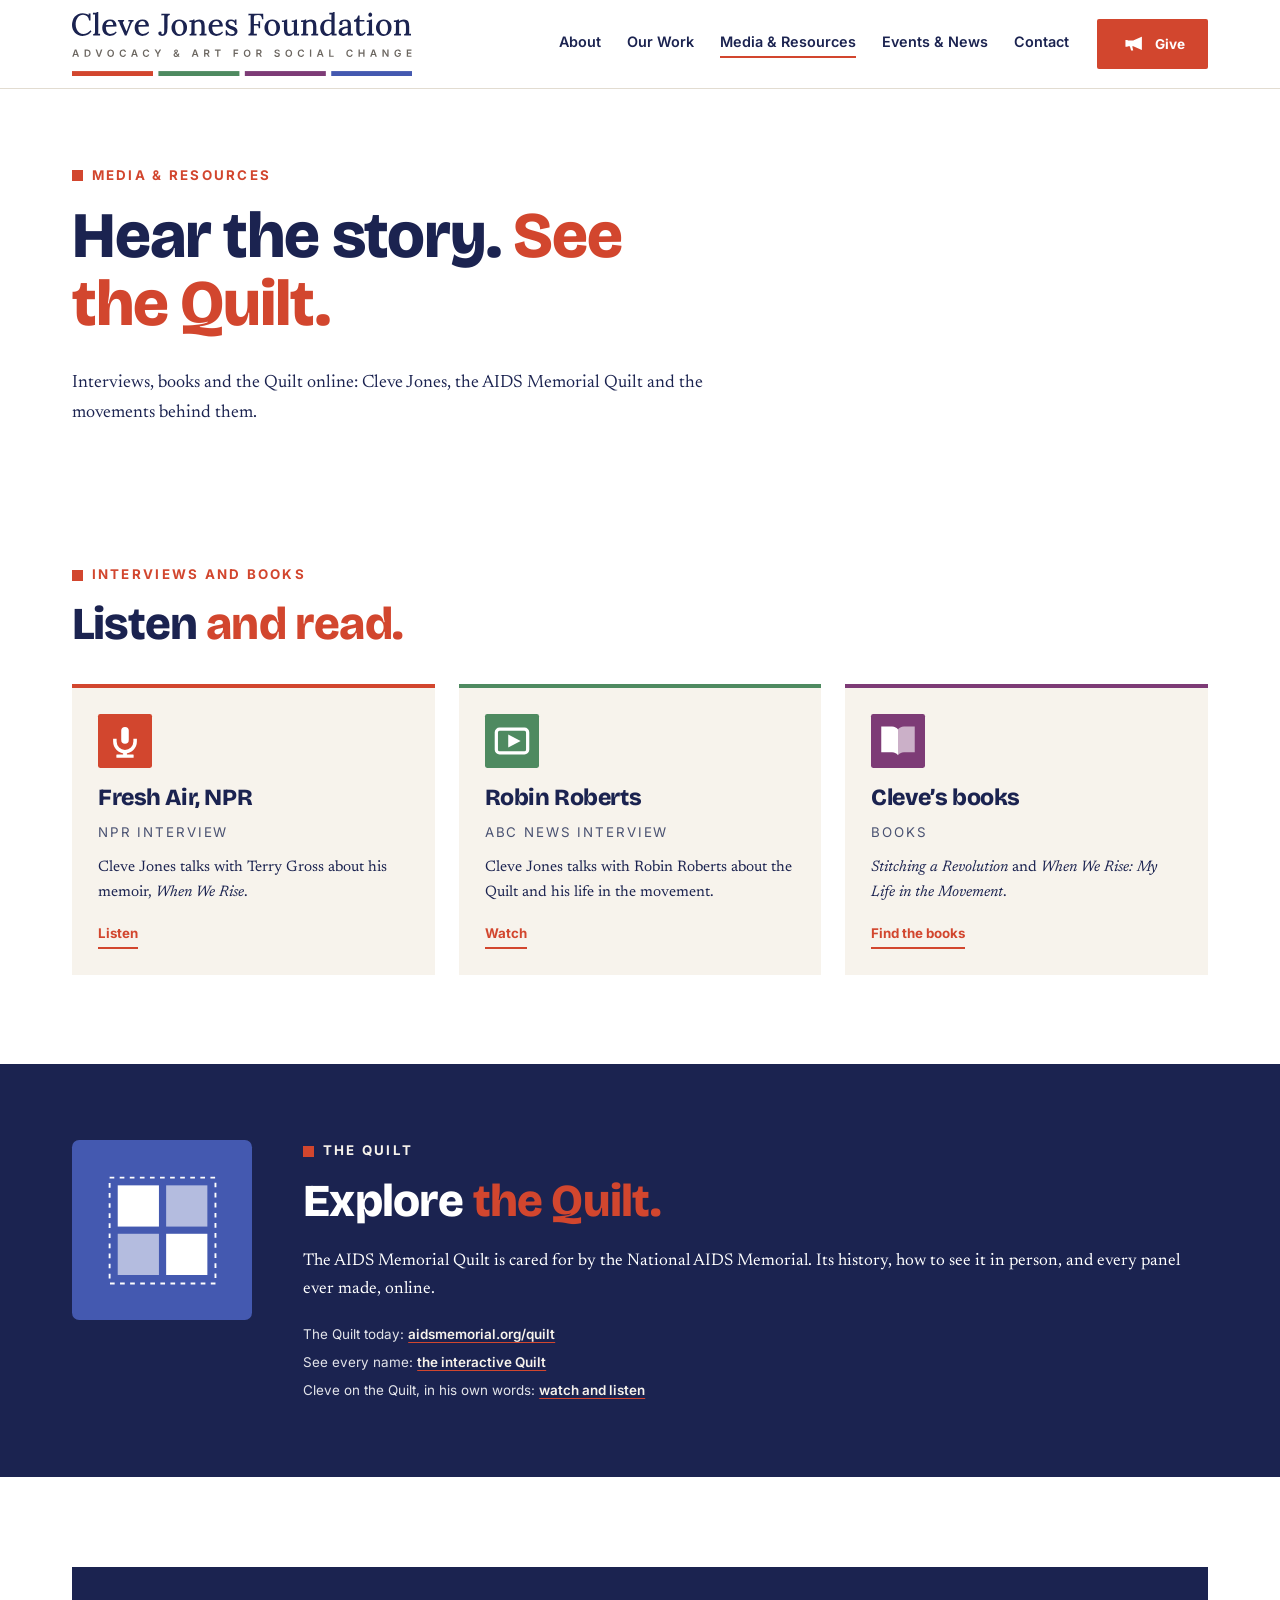
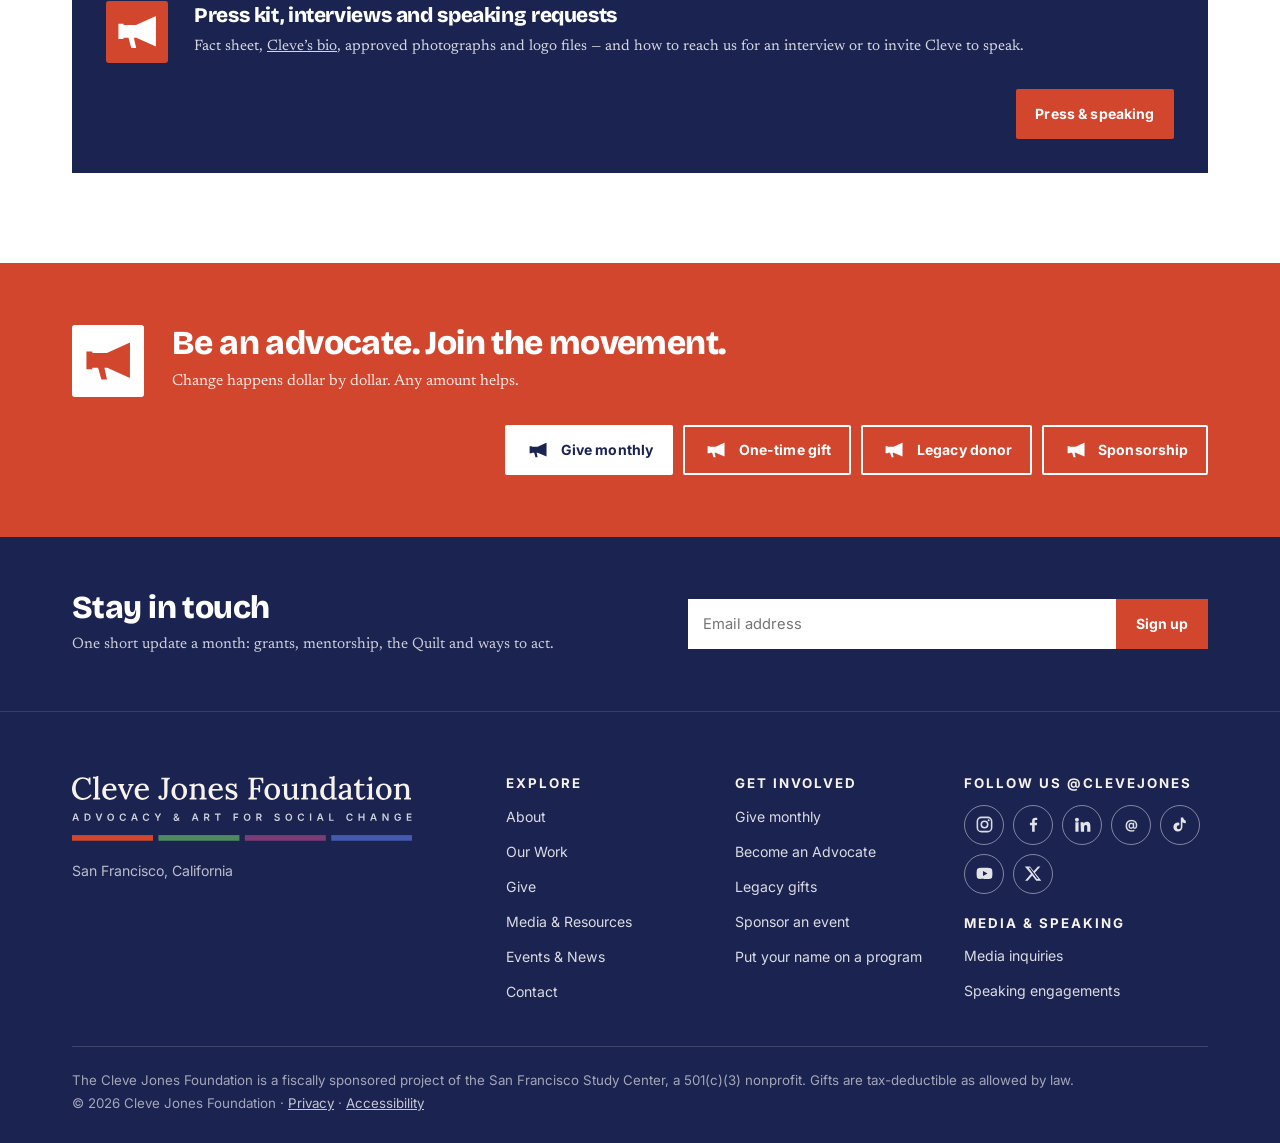
<file: site/media.html>
<!doctype html>
<html lang="en">
<head>
<meta charset="utf-8">
<meta name="viewport" content="width=device-width, initial-scale=1">
<title>Media &amp; Resources — Cleve Jones Foundation</title>
<meta name="description" content="Video, interviews and reading on Cleve Jones, the AIDS Memorial Quilt and the movements behind them.">
<meta property="og:title" content="Media &amp; Resources — Cleve Jones Foundation">
<meta property="og:description" content="Video, interviews and reading on Cleve Jones, the AIDS Memorial Quilt and the movements behind them.">
<meta property="og:type" content="website">
<meta property="og:image" content="https://clevejones.org/assets/img/hero-act.jpg">
<meta property="og:url" content="https://clevejones.org/media">
<meta property="og:site_name" content="Cleve Jones Foundation">
<meta name="twitter:card" content="summary_large_image">
<link rel="canonical" href="https://clevejones.org/media">
<meta name="theme-color" content="#1B2350">
<link rel="icon" href="assets/brand/favicon.svg" type="image/svg+xml">
<link rel="icon" href="assets/brand/favicon.png" type="image/png">
<link rel="preconnect" href="https://fonts.googleapis.com">
<link rel="preconnect" href="https://fonts.gstatic.com" crossorigin>
<link rel="stylesheet" href="https://fonts.googleapis.com/css2?family=Bricolage+Grotesque:opsz,wght@12..96,700;12..96,800&family=Inter:wght@400;600;700&family=Lora:wght@500&family=Newsreader:ital,opsz,wght@0,6..72,300;0,6..72,400;0,6..72,500;1,6..72,300;1,6..72,400&display=swap">
<link rel="stylesheet" href="assets/css/site.css">
</head>
<body>
<a class="skip" href="#main">Skip to content</a>

<svg class="sprite" aria-hidden="true" focusable="false" style="position:absolute;width:0;height:0;overflow:hidden">
  <!-- The logo, drawn from the November 2026 logo sheet ("CJF Logo 11-26").
       Lora 500 and Inter SemiBold converted to outlines and fitted to the
       sheet artwork, so it renders the same on every computer whether or not
       the web fonts load. Regenerate with _work/tools/make-logo.py. -->
  <defs>
  <path id="logo-name" d="M69.4 35Q68 23.7 61.6 17.6Q55.2 11.5 44.9 11.3Q38.4 11.3 32.8 14.2Q27.3 17.1 23.3 22.4Q19.2 27.6 17 34.7Q14.8 41.8 14.8 50.2Q14.8 61.7 18.9 70.5Q22.9 79.4 30 84.3Q37.1 89.2 46.2 89.2Q54.2 89.2 62.1 85.4Q69.9 81.5 75.1 74.5L79.2 78Q73.6 85.8 67.2 90Q60.7 94.1 54.4 95.6Q48 97 42.9 97Q33.5 97 25.5 93.6Q17.6 90.2 11.9 84.1Q6.2 78 3.1 69.9Q-0 61.8 -0 52.3Q-0 43.5 2.8 35.1Q5.5 26.7 10.9 19.8Q16.4 13 24.6 9Q32.8 4.9 43.8 4.9Q50.2 4.9 56.3 6.7Q62.4 8.5 68 12.1L67.4 5.8H75.2V35ZM86 89.7Q89.8 89.7 91.3 87.9Q92.8 86.2 93.1 83Q93.5 79.9 93.5 75.7V18.9Q93.5 16.8 93.5 14.6Q93.6 12.4 93.8 9.8Q91.7 10 89.3 10Q86.9 10.1 85 10.2V3.5Q90.7 3.5 94 3Q97.4 2.4 99.2 1.7Q101 0.9 101.9 0H106.7V79.4Q106.7 81.7 106.5 84Q106.4 86.3 106.2 88.7Q108.2 88.6 110.2 88.5Q112.3 88.4 114.1 88.3V95H86ZM153.6 97Q144.8 97 137.8 92.9Q130.8 88.8 126.8 81.3Q122.8 73.9 122.8 63.7Q122.8 54.9 126.7 47.2Q130.7 39.5 137.9 34.8Q145 30.1 154.5 30.1Q159.7 30.1 164.5 31.7Q169.2 33.4 172.9 36.8Q176.6 40.3 178.7 45.7Q180.9 51.2 180.9 59L137.6 59.8Q137.6 68.3 139.5 75Q141.5 81.7 145.9 85.3Q150.3 89 157.3 89Q160.7 89 164.6 87.8Q168.4 86.6 171.9 84.3Q175.3 82 177.7 78.9L181.6 82.3Q177.8 87.9 172.9 91.2Q168 94.4 162.9 95.7Q157.8 97 153.6 97ZM138.1 53.2H167.2Q167.2 48.5 165.8 44.6Q164.5 40.8 161.7 38.5Q159 36.2 154.7 36.2Q148 36.2 143.8 40.5Q139.5 44.7 138.1 53.2ZM214.8 95.4 196.2 53.5Q194.3 49.2 193.4 46.4Q192.4 43.7 192.1 41.7Q191.8 39.8 191.6 38.4L186.4 38.8V32.1H211.7V37.3Q208.3 37.4 207.3 39.1Q206.3 40.9 206.8 43.7Q207.4 46.6 208.7 49.8L217.3 70Q218.3 72.2 219.3 74.6Q220.2 77 221.2 79.5H221.4Q222.1 77.4 222.9 75.1Q223.8 72.7 224.5 70.6L233.1 47.1Q234.1 44 235.1 41.9Q236.2 39.8 237 38.3L228.9 38.8V32.1H250.2V37.3Q247.4 37.5 245.4 39.6Q243.4 41.8 241.7 45.4Q240 49.1 238.1 53.6L221.7 95.4ZM285.3 97Q276.5 97 269.5 92.9Q262.5 88.8 258.5 81.3Q254.4 73.9 254.4 63.7Q254.4 54.9 258.4 47.2Q262.4 39.5 269.5 34.8Q276.7 30.1 286.1 30.1Q291.4 30.1 296.1 31.7Q300.9 33.4 304.6 36.8Q308.3 40.3 310.4 45.7Q312.6 51.2 312.6 59L269.3 59.8Q269.3 68.3 271.2 75Q273.2 81.7 277.6 85.3Q282 89 289 89Q292.4 89 296.3 87.8Q300.1 86.6 303.6 84.3Q307 82 309.4 78.9L313.3 82.3Q309.5 87.9 304.6 91.2Q299.7 94.4 294.6 95.7Q289.5 97 285.3 97ZM269.8 53.2H298.8Q298.8 48.5 297.5 44.6Q296.2 40.8 293.4 38.5Q290.7 36.2 286.4 36.2Q279.7 36.2 275.5 40.5Q271.2 44.7 269.8 53.2ZM365.5 97Q361.6 97 358.2 95.7Q354.8 94.4 352.7 92Q350.7 89.7 350.7 86.6Q350.7 83.5 352.3 81.2Q353.9 78.9 357.2 78.8Q360.9 78.5 362.4 80.6Q363.9 82.8 363.9 85.2Q363.9 85.8 363.7 86.7Q363.5 87.7 363.1 88.6Q363.9 89.8 365.4 90.2Q366.9 90.6 367.8 90.6Q371.2 90.5 372.9 87.5Q374.6 84.5 374.6 77.6V24.7Q374.6 21.5 374.6 18.6Q374.6 15.7 374.7 13.4Q371.9 13.5 368.8 13.6Q365.6 13.7 363 13.9V6.9H397.3V12.5Q393.7 12.5 391.6 13.8Q389.5 15.1 388.7 17.8Q387.9 20.4 387.9 24.4V63.9Q387.9 81.8 382.4 89.4Q377 97 365.5 97ZM435.8 97Q426.9 97 419.7 93Q412.5 89 408.3 81.7Q404.1 74.5 404.1 65.1Q404.1 54.9 408.3 47Q412.5 39.1 419.7 34.6Q426.9 30.1 435.7 30.1Q444.6 30.1 451.8 34.2Q459 38.3 463.2 45.5Q467.4 52.7 467.4 62.2Q467.4 72.1 463.2 80Q459.1 87.9 452 92.5Q444.9 97 435.8 97ZM436.7 90.7Q442.7 90.6 446.2 86.9Q449.7 83.3 451.2 77.6Q452.7 71.8 452.7 65.7Q452.7 60.3 451.7 55.1Q450.8 49.8 448.8 45.6Q446.8 41.3 443.5 38.7Q440.2 36.1 435.6 36.2Q429.7 36.2 425.9 39.9Q422.2 43.5 420.5 49.3Q418.8 55 418.8 61.4Q418.8 68.8 420.7 75.5Q422.6 82.2 426.6 86.4Q430.5 90.7 436.7 90.7ZM477.6 95V89.7Q481.3 89.7 482.9 87.9Q484.4 86.2 484.7 83Q485 79.9 485 75.7L485.1 49.6Q485.1 47.6 485.2 45.2Q485.2 42.9 485.6 40.7Q483.4 40.8 481 40.8Q478.7 40.9 476.7 41V34.4Q482.4 34.4 485.6 33.8Q488.8 33.2 490.5 32.5Q492.2 31.7 493 30.8H497.6Q497.7 32 497.8 33Q497.8 34 497.9 35.1Q497.9 36.2 498.1 38Q500.8 35.7 504.1 34Q507.4 32.2 511 31.2Q514.6 30.1 517.8 30.1Q529 30.1 534 36.9Q539 43.7 539 58.1V79.4Q539 81.7 538.8 84Q538.7 86.3 538.4 88.7Q540.5 88.6 542.5 88.5Q544.6 88.4 546.4 88.3V95H518.3V89.7Q522.1 89.7 523.6 87.9Q525.1 86.2 525.4 83Q525.7 79.9 525.7 75.7V58.1Q525.6 48.2 522.5 43.2Q519.5 38.1 512.7 38.3Q508.6 38.3 504.7 40.3Q500.8 42.3 498.2 45.2Q498.2 46.4 498.2 47.9Q498.2 49.3 498.2 50.8V79.4Q498.2 81.7 498.1 84Q497.9 86.3 497.7 88.7Q499.7 88.6 501.8 88.5Q503.9 88.4 505.6 88.3V95ZM585.4 97Q576.6 97 569.6 92.9Q562.6 88.8 558.6 81.3Q554.5 73.9 554.5 63.7Q554.5 54.9 558.5 47.2Q562.5 39.5 569.6 34.8Q576.8 30.1 586.2 30.1Q591.5 30.1 596.2 31.7Q601 33.4 604.7 36.8Q608.4 40.3 610.5 45.7Q612.7 51.2 612.7 59L569.4 59.8Q569.4 68.3 571.3 75Q573.3 81.7 577.7 85.3Q582.1 89 589.1 89Q592.5 89 596.4 87.8Q600.2 86.6 603.7 84.3Q607.1 82 609.5 78.9L613.4 82.3Q609.6 87.9 604.7 91.2Q599.8 94.4 594.7 95.7Q589.6 97 585.4 97ZM569.9 53.2H598.9Q598.9 48.5 597.6 44.6Q596.3 40.8 593.5 38.5Q590.8 36.2 586.5 36.2Q579.8 36.2 575.6 40.5Q571.3 44.7 569.9 53.2ZM650 97Q644.1 97 639.1 95.4Q634 93.9 631 91.7L631.4 95.9H624.7L624.1 74.2H629.4Q629.6 78.9 632.3 82.7Q634.9 86.4 639.1 88.6Q643.3 90.7 648.3 90.7Q651.1 90.7 653.9 89.8Q656.7 88.8 658.6 86.9Q660.5 84.9 660.5 82Q660.5 78.9 658.5 76.8Q656.6 74.7 653.2 73.1Q649.9 71.5 645.6 69.8Q641.8 68.3 638 66.7Q634.2 65.1 630.9 62.8Q627.6 60.5 625.7 57.2Q623.9 53.9 623.9 49Q623.9 46.1 625 42.7Q626.1 39.4 628.6 36.6Q631.1 33.7 635.4 31.9Q639.7 30.1 646 30.1Q649.4 30.1 653.6 31.2Q657.8 32.4 661.5 35.1L661.3 30.7H668V52.9H662.6Q662.2 48.5 660.3 44.7Q658.3 40.9 654.8 38.5Q651.3 36.1 646.2 36.1Q641.3 36.1 638.3 38.6Q635.2 41 635.2 44.7Q635.2 48.3 637.5 50.6Q639.8 52.9 643.6 54.5Q647.4 56.1 651.8 57.8Q657.1 59.9 661.7 62.4Q666.4 64.9 669.3 68.7Q672.1 72.5 672.1 78.3Q672.1 84.5 668.9 88.8Q665.7 93 660.7 95Q655.7 97 650 97ZM716.7 95V89.5Q720.8 89.2 722.6 87.7Q724.5 86.2 725 83.2Q725.5 80.1 725.5 75.5V23.2Q725.5 20.4 725.6 17.8Q725.7 15.2 725.9 13.4Q723.7 13.5 721.2 13.6Q718.7 13.7 716.7 13.9V6.9H776.5L777.3 29.7H771.8Q771.8 22.5 769.4 18.8Q767 15 763.2 13.7Q759.4 12.5 755 12.6L747.5 12.9Q743.5 12.9 741.6 14.5Q739.8 16.1 739.3 19.1Q738.8 22.2 738.8 26.8V48.5L757.8 48.6L757 37.6H764V65.6H758.4Q758.4 60 756.9 57.6Q755.3 55.2 752.1 54.7Q749 54.2 744.3 54.4L738.8 54.6V78.1Q738.8 81.5 738.7 84.2Q738.7 86.9 738.4 88.6Q740.3 88.4 742.5 88.4Q744.7 88.3 746.9 88.2Q749 88.1 750.8 88.1V95ZM813.4 97Q804.5 97 797.3 93Q790.1 89 785.9 81.7Q781.7 74.5 781.7 65.1Q781.7 54.9 785.9 47Q790.1 39.1 797.3 34.6Q804.5 30.1 813.3 30.1Q822.2 30.1 829.4 34.2Q836.5 38.3 840.8 45.5Q845 52.7 845 62.2Q845 72.1 840.8 80Q836.7 87.9 829.6 92.5Q822.5 97 813.4 97ZM814.3 90.7Q820.3 90.6 823.8 86.9Q827.2 83.3 828.7 77.6Q830.2 71.8 830.2 65.7Q830.2 60.3 829.3 55.1Q828.4 49.8 826.4 45.6Q824.3 41.3 821.1 38.7Q817.8 36.1 813.1 36.2Q807.2 36.2 803.5 39.9Q799.8 43.5 798.1 49.3Q796.4 55 796.4 61.4Q796.4 68.8 798.3 75.5Q800.2 82.2 804.2 86.4Q808.1 90.7 814.3 90.7ZM881.6 97Q874.5 97 869.9 94.4Q865.3 91.7 863.1 85.6Q860.8 79.5 860.8 69.5V49.7Q860.8 47.6 860.9 45.2Q860.9 42.9 861.3 40.7Q859.2 40.8 856.8 40.8Q854.4 40.9 852.5 41V34.4H855.5Q861.8 34.4 865 33.2Q868.1 32.1 869.4 30.8H874.1V69.2Q874.1 79.1 876.9 84Q879.7 89 886.2 88.8Q890.5 88.8 894.5 86.3Q898.4 83.8 900.9 80.4V50.6Q900.9 47.8 901.1 45.4Q901.2 42.9 901.6 40.7Q899.3 40.8 896.9 40.8Q894.5 40.9 892.5 41V34.4H896.2Q901.7 34.4 904.8 33.2Q908 32.1 909.4 30.8H914.1L914 77.1Q914 79.1 913.9 82.6Q913.8 86.1 913.5 88.7Q915.7 88.6 918 88.4Q920.3 88.3 922.3 88.3V95H902.3Q902.1 93 901.9 91.2Q901.7 89.5 901.4 87.8Q897.5 91.5 892.4 94.2Q887.2 97 881.6 97ZM931.1 95V89.7Q934.9 89.7 936.4 87.9Q937.9 86.2 938.2 83Q938.5 79.9 938.5 75.7L938.7 49.6Q938.7 47.6 938.7 45.2Q938.8 42.9 939.2 40.7Q936.9 40.8 934.6 40.8Q932.3 40.9 930.2 41V34.4Q935.9 34.4 939.1 33.8Q942.3 33.2 944 32.5Q945.7 31.7 946.6 30.8H951.1Q951.2 32 951.3 33Q951.4 34 951.4 35.1Q951.5 36.2 951.6 38Q954.4 35.7 957.7 34Q960.9 32.2 964.5 31.2Q968.1 30.1 971.4 30.1Q982.6 30.1 987.5 36.9Q992.5 43.7 992.5 58.1V79.4Q992.5 81.7 992.4 84Q992.2 86.3 992 88.7Q994 88.6 996.1 88.5Q998.2 88.4 999.9 88.3V95H971.9V89.7Q975.6 89.7 977.2 87.9Q978.7 86.2 979 83Q979.3 79.9 979.3 75.7V58.1Q979.2 48.2 976.1 43.2Q973 38.1 966.2 38.3Q962.2 38.3 958.3 40.3Q954.4 42.3 951.7 45.2Q951.7 46.4 951.7 47.9Q951.7 49.3 951.7 50.8V79.4Q951.7 81.7 951.6 84Q951.5 86.3 951.2 88.7Q953.3 88.6 955.3 88.5Q957.4 88.4 959.2 88.3V95ZM1034.8 97Q1027.1 97 1021.1 93.2Q1015.1 89.3 1011.7 82.2Q1008.2 75 1008.2 65.3Q1008.2 55 1012.2 47.1Q1016.3 39.1 1023.6 34.6Q1030.9 30.1 1040.2 30.1Q1044.1 30.1 1047.7 31Q1051.2 32 1053.6 33.2V18.9Q1053.6 17 1053.8 14.7Q1053.9 12.4 1054.1 9.8Q1051.9 10 1049.5 10.1Q1047.1 10.2 1045.2 10.2V3.5Q1050.9 3.5 1054.2 3Q1057.5 2.4 1059.4 1.7Q1061.2 0.9 1062.1 0H1066.7V79.4Q1066.7 81.3 1066.6 83.7Q1066.5 86.1 1066.2 88.7Q1068.5 88.6 1070.7 88.4Q1073 88.3 1074.9 88.3V95H1054.9Q1054.6 93.2 1054.4 91.7Q1054.3 90.2 1054.1 88.7Q1050.4 92.7 1045.5 94.9Q1040.5 97 1034.8 97ZM1039.9 89.1Q1043.8 89.1 1047.5 86.9Q1051.2 84.8 1053.6 81.5Q1053.6 79.9 1053.6 78.1Q1053.6 76.4 1053.6 74.4V40.1Q1051.2 38.4 1048 37.4Q1044.8 36.5 1041.4 36.5Q1035.3 36.5 1031.1 40.1Q1026.8 43.7 1024.8 49.8Q1022.8 56 1022.9 63.9Q1023.2 70.7 1025.1 76.5Q1027 82.3 1030.7 85.7Q1034.4 89.1 1039.9 89.1ZM1120.9 95Q1120.7 93 1120.5 91.5Q1120.4 90 1120.2 88.3Q1115.9 92.6 1111 94.8Q1106.1 97 1100.8 97Q1091.7 97 1087.1 92.5Q1082.6 88.1 1082.6 81.4Q1082.6 75.6 1086 71.3Q1089.3 67.1 1094.9 64.4Q1100.4 61.7 1107 60.3Q1113.5 59 1119.8 59V51.6Q1119.8 47.6 1119 44.1Q1118.3 40.7 1116 38.5Q1113.6 36.2 1108.7 36.2Q1105.4 36.1 1102.2 37.4Q1098.9 38.8 1097.1 41.8Q1098.2 42.8 1098.5 44.1Q1098.8 45.4 1098.8 46.6Q1098.8 48.3 1097.3 50.5Q1095.8 52.7 1092.1 52.6Q1089.1 52.6 1087.5 50.5Q1086 48.5 1086 45.7Q1086 41.2 1089.3 37.6Q1092.6 34.1 1098.4 32.1Q1104.2 30.1 1111.4 30.1Q1122.2 30.1 1127.5 35.7Q1132.9 41.4 1132.9 53.6Q1132.9 58.1 1132.9 62.3Q1132.9 66.4 1132.8 70.6Q1132.7 74.7 1132.7 79.4Q1132.7 81.3 1132.6 83.7Q1132.5 86.1 1132.2 88.7Q1134.4 88.6 1136.6 88.4Q1138.9 88.3 1140.9 88.3V95ZM1119.8 64.8Q1115.8 65.1 1111.5 65.9Q1107.3 66.8 1103.9 68.6Q1100.5 70.3 1098.5 73.1Q1096.4 75.9 1096.4 79.8Q1096.6 84 1099.2 86.1Q1101.8 88.1 1105.3 88.1Q1109.7 88.1 1113.1 86.4Q1116.5 84.7 1119.8 81.7Q1119.7 80.3 1119.7 78.8Q1119.7 77.4 1119.7 75.7Q1119.7 74.6 1119.7 71.5Q1119.8 68.4 1119.8 64.8ZM1172.4 97Q1169.2 97 1166 96.2Q1162.8 95.4 1160.2 92.9Q1157.5 90.5 1156 85.8Q1154.5 81.2 1154.5 73.5L1154.8 39.1H1145.4V32.1Q1148.8 32 1152.4 29.6Q1155.9 27.2 1158.5 23.2Q1161.2 19.1 1162.2 14.5H1168.1V32.1H1187.5V38.6L1168.1 38.9L1167.8 72.5Q1167.8 77.3 1168.7 80.8Q1169.5 84.4 1171.4 86.4Q1173.4 88.3 1176.8 88.3Q1179.7 88.3 1182.7 86.6Q1185.8 84.8 1188.6 80.8L1192.9 84.5Q1189.8 89 1186.8 91.5Q1183.8 94 1181 95.2Q1178.3 96.4 1176 96.7Q1173.7 97 1172.4 97ZM1198.1 89.7Q1201.9 89.7 1203.4 87.9Q1204.9 86.2 1205.3 83Q1205.6 79.9 1205.6 75.7V49.7Q1205.6 47.6 1205.7 45.4Q1205.8 43.2 1206.1 40.7Q1203.9 40.8 1201.5 40.8Q1199.2 40.9 1197.1 41V34.4Q1202.8 34.4 1206.1 33.8Q1209.5 33.2 1211.3 32.5Q1213.1 31.7 1214 30.8H1218.8V79.4Q1218.8 81.7 1218.6 84Q1218.5 86.3 1218.3 88.7Q1220.3 88.6 1222.4 88.5Q1224.4 88.4 1226.2 88.3V95H1198.1ZM1211.5 19.3Q1208.2 19.3 1205.9 16.8Q1203.7 14.4 1203.7 10.8Q1203.7 7.3 1206.1 4.9Q1208.5 2.4 1211.5 2.4Q1214.7 2.4 1216.9 4.9Q1219.2 7.3 1219.2 10.8Q1219.2 14.4 1216.9 16.8Q1214.7 19.3 1211.5 19.3ZM1266.4 97Q1257.5 97 1250.3 93Q1243.2 89 1239 81.7Q1234.7 74.5 1234.7 65.1Q1234.7 54.9 1239 47Q1243.2 39.1 1250.3 34.6Q1257.5 30.1 1266.3 30.1Q1275.2 30.1 1282.4 34.2Q1289.6 38.3 1293.8 45.5Q1298 52.7 1298 62.2Q1298 72.1 1293.9 80Q1289.7 87.9 1282.6 92.5Q1275.5 97 1266.4 97ZM1267.3 90.7Q1273.4 90.6 1276.8 86.9Q1280.3 83.3 1281.8 77.6Q1283.3 71.8 1283.3 65.7Q1283.3 60.3 1282.4 55.1Q1281.4 49.8 1279.4 45.6Q1277.4 41.3 1274.1 38.7Q1270.8 36.1 1266.2 36.2Q1260.3 36.2 1256.6 39.9Q1252.9 43.5 1251.2 49.3Q1249.5 55 1249.5 61.4Q1249.5 68.8 1251.3 75.5Q1253.2 82.2 1257.2 86.4Q1261.2 90.7 1267.3 90.7ZM1308.2 95V89.7Q1312 89.7 1313.5 87.9Q1315 86.2 1315.3 83Q1315.6 79.9 1315.6 75.7L1315.7 49.6Q1315.7 47.6 1315.8 45.2Q1315.9 42.9 1316.2 40.7Q1314 40.8 1311.7 40.8Q1309.3 40.9 1307.3 41V34.4Q1313 34.4 1316.2 33.8Q1319.4 33.2 1321.1 32.5Q1322.8 31.7 1323.7 30.8H1328.2Q1328.3 32 1328.4 33Q1328.5 34 1328.5 35.1Q1328.6 36.2 1328.7 38Q1331.5 35.7 1334.7 34Q1338 32.2 1341.6 31.2Q1345.2 30.1 1348.4 30.1Q1359.6 30.1 1364.6 36.9Q1369.6 43.7 1369.6 58.1V79.4Q1369.6 81.7 1369.5 84Q1369.3 86.3 1369.1 88.7Q1371.1 88.6 1373.2 88.5Q1375.2 88.4 1377 88.3V95H1349V89.7Q1352.7 89.7 1354.2 87.9Q1355.7 86.2 1356.1 83Q1356.4 79.9 1356.4 75.7V58.1Q1356.2 48.2 1353.2 43.2Q1350.1 38.1 1343.3 38.3Q1339.3 38.3 1335.4 40.3Q1331.5 42.3 1328.8 45.2Q1328.8 46.4 1328.8 47.9Q1328.8 49.3 1328.8 50.8V79.4Q1328.8 81.7 1328.7 84Q1328.6 86.3 1328.3 88.7Q1330.3 88.6 1332.4 88.5Q1334.5 88.4 1336.2 88.3V95Z"/>
  <path id="logo-tag" d="M1 182 11.3 152.4H18L28.6 182H22.7L17.5 166.6Q16.7 164.3 15.9 161.3Q15.1 158.3 14 154.4H15.2Q14.2 158.3 13.4 161.3Q12.6 164.3 11.8 166.6L6.8 182ZM7 174.7V170.4H22.5V174.7ZM61.2 182H53.7V177.4H60.9Q64 177.4 66.1 176.3Q68.2 175.1 69.2 172.9Q70.3 170.6 70.3 167.2Q70.3 163.8 69.2 161.6Q68.2 159.3 66.1 158.2Q64.1 157 61.1 157H53.6V152.4H61.4Q65.8 152.4 69 154.2Q72.1 156 73.8 159.3Q75.5 162.6 75.5 167.2Q75.5 171.8 73.8 175.1Q72.1 178.5 68.9 180.2Q65.7 182 61.2 182ZM56.5 152.4V182H51.2V152.4ZM106.2 182 95.7 152.4H101.5L106.7 167.8Q107.5 170.1 108.3 173.1Q109.2 176.1 110.2 179.9H109.1Q110.1 176.1 110.9 173.1Q111.7 170.1 112.4 167.8L117.5 152.4H123.3L112.9 182ZM157 182.4Q153.1 182.4 150.1 180.6Q147 178.8 145.2 175.4Q143.4 172 143.4 167.2Q143.4 162.5 145.2 159.1Q147 155.7 150.1 153.9Q153.1 152.1 157 152.1Q160.9 152.1 164 153.9Q167 155.7 168.8 159.1Q170.6 162.5 170.6 167.2Q170.6 172 168.8 175.4Q167 178.8 164 180.6Q160.9 182.4 157 182.4ZM157 177.7Q159.4 177.7 161.3 176.5Q163.1 175.3 164.2 172.9Q165.2 170.6 165.2 167.2Q165.2 163.9 164.2 161.5Q163.1 159.2 161.3 158Q159.4 156.8 157 156.8Q154.6 156.8 152.7 158Q150.9 159.2 149.8 161.5Q148.8 163.9 148.8 167.2Q148.8 170.6 149.8 172.9Q150.9 175.2 152.7 176.4Q154.6 177.7 157 177.7ZM206.9 182.4Q203 182.4 199.9 180.6Q196.9 178.8 195.1 175.4Q193.4 172 193.4 167.2Q193.4 162.5 195.1 159.1Q196.9 155.7 200 153.9Q203 152.1 206.9 152.1Q209.3 152.1 211.4 152.7Q213.5 153.4 215.2 154.7Q216.8 156.1 217.9 158Q219 159.9 219.3 162.3H214Q213.7 161 213.1 159.9Q212.5 158.9 211.6 158.2Q210.6 157.5 209.5 157.2Q208.3 156.8 207 156.8Q204.5 156.8 202.7 158Q200.8 159.2 199.7 161.6Q198.7 163.9 198.7 167.2Q198.7 170.6 199.7 173Q200.8 175.3 202.7 176.5Q204.6 177.7 206.9 177.7Q208.3 177.7 209.4 177.3Q210.6 176.9 211.6 176.2Q212.5 175.5 213.1 174.5Q213.8 173.5 214 172.2H219.4Q219.1 174.3 218.1 176.1Q217.1 178 215.4 179.4Q213.8 180.8 211.7 181.6Q209.5 182.4 206.9 182.4ZM239.9 182 250.2 152.4H257L267.5 182H261.7L256.4 166.6Q255.7 164.3 254.8 161.3Q254 158.3 253 154.4H254.1Q253.1 158.3 252.3 161.3Q251.5 164.3 250.8 166.6L245.7 182ZM245.9 174.7V170.4H261.5V174.7ZM301.1 182.4Q297.2 182.4 294.2 180.6Q291.1 178.8 289.4 175.4Q287.6 172 287.6 167.2Q287.6 162.5 289.4 159.1Q291.2 155.7 294.2 153.9Q297.3 152.1 301.1 152.1Q303.6 152.1 305.7 152.7Q307.8 153.4 309.4 154.7Q311.1 156.1 312.2 158Q313.2 159.9 313.6 162.3H308.3Q308 161 307.4 159.9Q306.7 158.9 305.8 158.2Q304.9 157.5 303.7 157.2Q302.5 156.8 301.2 156.8Q298.8 156.8 296.9 158Q295 159.2 294 161.6Q292.9 163.9 292.9 167.2Q292.9 170.6 294 173Q295.1 175.3 296.9 176.5Q298.8 177.7 301.2 177.7Q302.5 177.7 303.7 177.3Q304.9 176.9 305.8 176.2Q306.7 175.5 307.4 174.5Q308 173.5 308.3 172.2H313.6Q313.3 174.3 312.3 176.1Q311.3 178 309.7 179.4Q308.1 180.8 305.9 181.6Q303.8 182.4 301.1 182.4ZM346.1 182V170.6L335.2 152.4H341.4L346.6 161.8Q347.5 163.2 348.1 164.6Q348.8 166 349.5 168H348.1Q348.8 166 349.4 164.6Q350.1 163.2 350.8 161.8L356 152.4H362.2L351.4 170.6V182ZM422.3 182.4Q419.3 182.4 417.1 181.3Q414.9 180.2 413.7 178.4Q412.6 176.5 412.6 174.2Q412.6 172.4 413.3 171Q414 169.6 415.3 168.5Q416.6 167.3 418.3 166.2L423.5 162.6Q424.1 162.2 424.7 161.7Q425.2 161.1 425.5 160.5Q425.9 159.8 425.9 159.1Q425.9 157.9 425.1 157.1Q424.3 156.3 422.9 156.3Q421.9 156.3 421.2 156.7Q420.5 157.1 420.1 157.8Q419.7 158.5 419.7 159.4Q419.7 160.4 420.2 161.4Q420.7 162.3 421.5 163.4Q422.4 164.5 423.5 165.8L437.4 182H431.7L420.3 168.8Q418.9 167.2 417.7 165.8Q416.6 164.3 415.8 162.8Q415.1 161.2 415.1 159.3Q415.1 157.3 416 155.6Q417 154 418.7 153.1Q420.5 152.1 422.8 152.1Q425.1 152.1 426.8 153Q428.5 154 429.4 155.5Q430.3 157 430.3 158.9Q430.3 160.2 429.8 161.4Q429.3 162.6 428.4 163.6Q427.6 164.6 426.4 165.5L420.4 169.9Q419 170.9 418.3 171.9Q417.6 172.9 417.6 174.1Q417.6 175.3 418.2 176.3Q418.8 177.2 419.9 177.7Q420.9 178.2 422.3 178.2Q424 178.2 425.6 177.5Q427.1 176.7 428.4 175.4Q429.6 174.1 430.4 172.2Q431.2 170.4 431.2 168.1H435.6Q435.6 170.9 435 173Q434.4 175 433.4 176.4Q432.4 177.9 431.4 178.7L430.1 179.6Q428.5 181.1 426.4 181.7Q424.3 182.4 422.3 182.4ZM486.3 182 496.6 152.4H503.4L513.9 182H508.1L502.8 166.6Q502.1 164.3 501.2 161.3Q500.4 158.3 499.4 154.4H500.5Q499.5 158.3 498.7 161.3Q497.9 164.3 497.2 166.6L492.1 182ZM492.3 174.7V170.4H507.9V174.7ZM536.5 182V152.4H547.6Q551 152.4 553.3 153.6Q555.6 154.8 556.8 157Q558 159.1 558 161.9Q558 164.7 556.8 166.8Q555.6 168.9 553.3 170Q550.9 171.2 547.5 171.2H539.6V166.8H546.8Q548.8 166.8 550.1 166.2Q551.4 165.6 552 164.5Q552.6 163.5 552.6 161.9Q552.6 160.3 552 159.2Q551.4 158.1 550.1 157.5Q548.8 156.9 546.8 156.9H541.8V182ZM553.2 182 546 168.6H551.8L559.1 182ZM580.4 156.9V152.4H603.9V156.9H594.8V182H589.5V156.9ZM656.2 182V152.4H675.1V156.9H661.5V165.8H673.8V170.2H661.5V182ZM711.4 182.4Q707.5 182.4 704.4 180.6Q701.4 178.8 699.6 175.4Q697.8 172 697.8 167.2Q697.8 162.5 699.6 159.1Q701.4 155.7 704.4 153.9Q707.5 152.1 711.4 152.1Q715.3 152.1 718.3 153.9Q721.4 155.7 723.2 159.1Q724.9 162.5 724.9 167.2Q724.9 172 723.2 175.4Q721.4 178.8 718.3 180.6Q715.3 182.4 711.4 182.4ZM711.4 177.7Q713.8 177.7 715.7 176.5Q717.5 175.3 718.6 172.9Q719.6 170.6 719.6 167.2Q719.6 163.9 718.6 161.5Q717.5 159.2 715.7 158Q713.8 156.8 711.4 156.8Q709 156.8 707.1 158Q705.2 159.2 704.2 161.5Q703.1 163.9 703.1 167.2Q703.1 170.6 704.2 172.9Q705.2 175.2 707.1 176.4Q709 177.7 711.4 177.7ZM748.7 182V152.4H759.7Q763.1 152.4 765.4 153.6Q767.7 154.8 768.9 157Q770.1 159.1 770.1 161.9Q770.1 164.7 768.9 166.8Q767.7 168.9 765.4 170Q763 171.2 759.6 171.2H751.7V166.8H758.9Q760.9 166.8 762.2 166.2Q763.5 165.6 764.1 164.5Q764.7 163.5 764.7 161.9Q764.7 160.3 764.1 159.2Q763.5 158.1 762.2 157.5Q760.9 156.9 758.9 156.9H754V182ZM765.3 182 758.1 168.6H763.9L771.2 182ZM833.1 182.5Q829.7 182.5 827.2 181.4Q824.7 180.3 823.2 178.3Q821.8 176.2 821.7 173.3H826.9Q827 174.9 827.9 175.9Q828.7 176.9 830.1 177.4Q831.4 177.9 833.1 177.9Q834.9 177.9 836.2 177.4Q837.5 176.9 838.3 175.9Q839 174.9 839 173.7Q839 172.5 838.4 171.8Q837.7 171 836.5 170.5Q835.3 170 833.7 169.6L830.4 168.7Q826.6 167.7 824.6 165.8Q822.5 163.9 822.5 160.8Q822.5 158.1 823.9 156.2Q825.3 154.2 827.8 153.1Q830.2 152.1 833.3 152.1Q836.4 152.1 838.8 153.1Q841.2 154.2 842.5 156.2Q843.9 158.1 843.9 160.5H838.8Q838.6 158.6 837.1 157.6Q835.6 156.6 833.2 156.6Q831.5 156.6 830.3 157.1Q829.1 157.6 828.5 158.4Q827.9 159.3 827.9 160.4Q827.9 161.7 828.6 162.5Q829.4 163.3 830.5 163.7Q831.7 164.2 832.9 164.5L835.6 165.2Q837.3 165.6 838.8 166.3Q840.4 166.9 841.6 167.9Q842.9 168.9 843.6 170.4Q844.3 171.8 844.3 173.7Q844.3 176.3 843 178.3Q841.7 180.3 839.2 181.4Q836.7 182.5 833.1 182.5ZM880.5 182.4Q876.7 182.4 873.6 180.6Q870.5 178.8 868.7 175.4Q867 172 867 167.2Q867 162.5 868.7 159.1Q870.5 155.7 873.6 153.9Q876.7 152.1 880.5 152.1Q884.4 152.1 887.5 153.9Q890.5 155.7 892.3 159.1Q894.1 162.5 894.1 167.2Q894.1 172 892.3 175.4Q890.5 178.8 887.5 180.6Q884.4 182.4 880.5 182.4ZM880.5 177.7Q882.9 177.7 884.8 176.5Q886.6 175.3 887.7 172.9Q888.8 170.6 888.8 167.2Q888.8 163.9 887.7 161.5Q886.6 159.2 884.8 158Q882.9 156.8 880.5 156.8Q878.1 156.8 876.3 158Q874.4 159.2 873.3 161.5Q872.3 163.9 872.3 167.2Q872.3 170.6 873.3 172.9Q874.4 175.2 876.3 176.4Q878.1 177.7 880.5 177.7ZM930.4 182.4Q926.5 182.4 923.5 180.6Q920.4 178.8 918.6 175.4Q916.9 172 916.9 167.2Q916.9 162.5 918.6 159.1Q920.4 155.7 923.5 153.9Q926.5 152.1 930.4 152.1Q932.8 152.1 934.9 152.7Q937 153.4 938.7 154.7Q940.3 156.1 941.4 158Q942.5 159.9 942.8 162.3H937.5Q937.3 161 936.6 159.9Q936 158.9 935.1 158.2Q934.1 157.5 933 157.2Q931.8 156.8 930.5 156.8Q928.1 156.8 926.2 158Q924.3 159.2 923.2 161.6Q922.2 163.9 922.2 167.2Q922.2 170.6 923.3 173Q924.3 175.3 926.2 176.5Q928.1 177.7 930.5 177.7Q931.8 177.7 933 177.3Q934.1 176.9 935.1 176.2Q936 175.5 936.6 174.5Q937.3 173.5 937.5 172.2H942.9Q942.6 174.3 941.6 176.1Q940.6 178 938.9 179.4Q937.3 180.8 935.2 181.6Q933 182.4 930.4 182.4ZM971.7 152.4V182H966.4V152.4ZM994.4 182 1004.7 152.4H1011.4L1022 182H1016.2L1010.9 166.6Q1010.1 164.3 1009.3 161.3Q1008.5 158.3 1007.4 154.4H1008.6Q1007.6 158.3 1006.8 161.3Q1006 164.3 1005.2 166.6L1000.2 182ZM1000.4 174.7V170.4H1016V174.7ZM1044.6 182V152.4H1049.9V177.5H1063V182ZM1127.8 182.4Q1123.9 182.4 1120.8 180.6Q1117.8 178.8 1116 175.4Q1114.3 172 1114.3 167.2Q1114.3 162.5 1116 159.1Q1117.8 155.7 1120.9 153.9Q1123.9 152.1 1127.8 152.1Q1130.2 152.1 1132.3 152.7Q1134.4 153.4 1136.1 154.7Q1137.7 156.1 1138.8 158Q1139.9 159.9 1140.2 162.3H1134.9Q1134.7 161 1134 159.9Q1133.4 158.9 1132.5 158.2Q1131.5 157.5 1130.4 157.2Q1129.2 156.8 1127.9 156.8Q1125.4 156.8 1123.6 158Q1121.7 159.2 1120.6 161.6Q1119.6 163.9 1119.6 167.2Q1119.6 170.6 1120.6 173Q1121.7 175.3 1123.6 176.5Q1125.5 177.7 1127.8 177.7Q1129.2 177.7 1130.3 177.3Q1131.5 176.9 1132.5 176.2Q1133.4 175.5 1134 174.5Q1134.7 173.5 1134.9 172.2H1140.3Q1140 174.3 1139 176.1Q1138 178 1136.3 179.4Q1134.7 180.8 1132.6 181.6Q1130.4 182.4 1127.8 182.4ZM1163.8 182V152.4H1169.1V164.7H1182.9V152.4H1188.2V182H1182.9V169.1H1169.1V182ZM1210.8 182 1221.1 152.4H1227.9L1238.4 182H1232.6L1227.3 166.6Q1226.6 164.3 1225.7 161.3Q1224.9 158.3 1223.9 154.4H1225Q1224 158.3 1223.2 161.3Q1222.4 164.3 1221.7 166.6L1216.6 182ZM1216.8 174.7V170.4H1232.4V174.7ZM1261 182V152.4H1267L1277.2 168.7Q1277.9 169.7 1278.6 171Q1279.3 172.3 1280.1 173.9Q1280.9 175.5 1281.6 177.4H1281Q1280.9 175.7 1280.8 174Q1280.7 172.2 1280.6 170.6Q1280.6 169 1280.6 168V152.4H1285.9V182H1279.9L1270.7 167.3Q1269.8 165.9 1269.1 164.6Q1268.3 163.2 1267.4 161.5Q1266.5 159.7 1265.2 157.3H1266Q1266.1 159.5 1266.2 161.4Q1266.3 163.3 1266.4 164.9Q1266.4 166.4 1266.4 167.3V182ZM1323.3 182.4Q1319.2 182.4 1316.2 180.6Q1313.1 178.7 1311.4 175.3Q1309.6 171.9 1309.6 167.3Q1309.6 162.5 1311.4 159.1Q1313.2 155.7 1316.2 153.9Q1319.3 152.1 1323.2 152.1Q1325.6 152.1 1327.7 152.8Q1329.8 153.5 1331.5 154.8Q1333.1 156.1 1334.2 157.9Q1335.3 159.7 1335.6 161.9H1330.2Q1329.8 160.7 1329.2 159.8Q1328.6 158.8 1327.7 158.2Q1326.8 157.5 1325.7 157.1Q1324.6 156.8 1323.2 156.8Q1320.9 156.8 1319 158Q1317.1 159.2 1316 161.5Q1315 163.9 1315 167.2Q1315 170.6 1316 172.9Q1317.1 175.2 1319 176.4Q1320.9 177.7 1323.3 177.7Q1325.6 177.7 1327.3 176.8Q1328.9 175.9 1329.8 174.3Q1330.7 172.7 1330.7 170.5L1331.9 170.7H1323.9V166.6H1335.9V170.1Q1335.9 173.9 1334.2 176.7Q1332.6 179.4 1329.8 180.9Q1327 182.4 1323.3 182.4ZM1359.7 182V152.4H1378.9V156.9H1365V164.9H1377.9V169.3H1365V177.5H1379V182Z"/>
  <symbol id="logo-full" viewBox="0 0 1381 263"><use href="#logo-name" fill="var(--logo-name,#1B2350)"/><use href="#logo-tag" fill="var(--logo-tag,#6B6660)"/><rect x="0" y="240" width="329" height="24" fill="#D2462E"/><rect x="351" y="240" width="329" height="24" fill="#4E8A60"/><rect x="702" y="240" width="329" height="24" fill="#7D3B76"/><rect x="1053" y="240" width="329" height="24" fill="#4459B0"/></symbol>
  <symbol id="logo-compact" viewBox="0 0 1381 175"><use href="#logo-name" fill="var(--logo-name,#1B2350)"/><rect x="0" y="151" width="329" height="24" fill="#D2462E"/><rect x="351" y="151" width="329" height="24" fill="#4E8A60"/><rect x="702" y="151" width="329" height="24" fill="#7D3B76"/><rect x="1053" y="151" width="329" height="24" fill="#4459B0"/></symbol>
  </defs>
  <symbol id="i-bullhorn" viewBox="0 0 200 200"><path fill="currentColor" d="M159.49 49.07L96.99 77.55L56.94 77.55L56.25 73.38L40.05 73.38L40.05 122.69L56.02 122.92L56.71 118.75L72.45 118.75L81.71 151.62L97.22 151.39L90.05 118.75L97.92 118.75L160.88 146.99L161.11 49.54Z"/></symbol>
  <symbol id="i-brush" viewBox="0 0 200 200"><path fill="currentColor" opacity=".7" d="M90.05 93.75L81.71 102.31L79.4 107.18L92.59 117.82L96.06 115.28L103.47 105.09L101.16 101.85L96.53 100.46L93.98 96.06Z"/><path fill="currentColor" d="M134.49 47.92L130.79 49.31L95.6 91.2L94.44 97.22L96.3 100L100.69 101.16L105.32 98.84L139.35 58.56L141.2 55.32L140.51 51.16L138.19 48.61ZM78.01 107.18L67.82 117.13L62.5 126.39L58.56 141.2L58.8 145.14L68.29 142.13L76.39 137.73L84.95 130.32L91.2 122.22L92.36 119.91L91.67 117.82ZM151.85 143.29L132.64 151.16L118.98 153.24L108.8 153.01L72.92 146.53L65.51 147.45L57.87 150.23L52.31 153.94L50.46 156.48L50.23 159.72L52.31 162.73L54.63 163.66L58.33 162.73L65.51 158.33L69.68 157.41L81.25 158.1L91.9 160.88L112.5 163.66L128.7 162.73L137.96 160.65L155.56 152.55L157.18 150.23L157.18 146.53L155.09 143.98Z"/></symbol>
  <symbol id="i-people" viewBox="0 0 200 200"><path fill="currentColor" d="M73.38 40.97L65.28 42.59L57.64 48.15L53.7 54.17L52.08 63.19L53.7 71.06L59.26 78.7L65.51 82.41L75 84.03L84.26 81.25L89.81 76.62L93.29 71.3L95.14 61.81L93.52 54.4L87.73 46.3L81.71 42.59ZM136.11 78.7L129.17 81.02L124.31 85.88L121.99 92.13L122.22 98.61L124.31 103.24L129.17 108.33L134.72 110.42L141.2 110.42L146.99 108.1L151.62 103.24L153.7 98.61L153.7 90.74L151.39 85.65L147.69 81.71L143.98 79.63ZM72.69 98.15L65.28 99.07L57.64 102.08L50 108.56L46.53 113.66L43.06 121.06L39.81 132.41L37.96 158.33L109.03 158.8L109.03 146.99L107.18 131.94L104.4 121.76L100.69 113.66L96.3 107.64L89.58 102.08L81.71 99.07ZM135.88 121.53L125.69 124.54L118.52 131.71L113.89 144.68L112.96 158.33L162.5 158.8L162.73 150.69L161.11 140.74L156.25 130.09L152.31 125.93L147.92 123.38Z"/></symbol>
  <symbol id="i-quilt" viewBox="0 0 200 200"><rect x="41.8" y="41.8" width="117.6" height="117.6" fill="none" stroke="currentColor" stroke-width="2.1" stroke-dasharray="5.2 6"/><rect x="50.8" y="50.4" width="45.8" height="45.8" fill="currentColor"/><rect x="104.6" y="50.4" width="45.8" height="45.8" fill="currentColor" opacity=".6"/><rect x="50.8" y="104.2" width="45.8" height="45.8" fill="currentColor" opacity=".6"/><rect x="104.6" y="104.2" width="45.8" height="45.8" fill="currentColor"/></symbol>
  <symbol id="i-audio" viewBox="0 0 200 200">
    <rect x="86" y="48" width="28" height="62" rx="14" fill="currentColor"/>
    <path fill="currentColor" d="M56 92v10a44 44 0 0 0 88 0V92h-13v10a31 31 0 0 1-62 0V92Z"/>
    <rect x="93" y="140" width="14" height="14" fill="currentColor"/>
    <rect x="68" y="150" width="64" height="12" rx="2" fill="currentColor"/>
  </symbol>
  <symbol id="i-video" viewBox="0 0 200 200">
    <rect x="42" y="56" width="116" height="88" rx="12" fill="none" stroke="currentColor" stroke-width="12"/>
    <path fill="currentColor" d="M86 76 132 100 86 124Z"/>
  </symbol>
  <symbol id="i-book" viewBox="0 0 200 200">
    <path fill="currentColor" d="M38 46h40c10 0 18 5 22 11v96c-4-6-12-11-22-11H38Z"/>
    <path fill="currentColor" opacity=".6" d="M162 46h-40c-10 0-18 5-22 11v96c4-6 12-11 22-11h40Z"/>
  </symbol>
  <symbol id="i-play" viewBox="0 0 24 24"><path d="M5 3l16 9-16 9z"/></symbol>
  <symbol id="i-external" viewBox="0 0 24 24"><path d="M14 3h7v7h-2V6.4l-9.3 9.3-1.4-1.4L17.6 5H14zM5 5h5v2H6v11h11v-4h2v6H4V5z"/></symbol>
  <symbol id="i-instagram" viewBox="0 0 24 24">
    <rect x="3" y="3" width="18" height="18" rx="5" fill="none" stroke="currentColor" stroke-width="2"/>
    <circle cx="12" cy="12" r="4.1" fill="none" stroke="currentColor" stroke-width="2"/>
    <circle cx="17.3" cy="6.7" r="1.3"/>
  </symbol>
  <symbol id="i-facebook" viewBox="0 0 24 24"><path d="M13.5 21v-8h2.7l.4-3.1h-3.1V7.9c0-.9.25-1.5 1.55-1.5h1.65V3.6c-.29-.04-1.27-.12-2.41-.12-2.39 0-4.03 1.46-4.03 4.14v2.31H7.5V13h2.75v8z"/></symbol>
  <symbol id="i-linkedin" viewBox="0 0 24 24"><path d="M4.98 3.5A2.5 2.5 0 114.97 8.5a2.5 2.5 0 01.01-5zM3 9h4v12H3zm6.5 0h3.83v1.64h.05a4.2 4.2 0 013.78-2.08c4.04 0 4.79 2.66 4.79 6.12V21h-4v-5.5c0-1.31-.02-3-1.83-3-1.83 0-2.11 1.43-2.11 2.9V21h-4z"/></symbol>
  <symbol id="i-threads" viewBox="0 0 24 24"><text x="12" y="17.5" text-anchor="middle" font-family="Inter, system-ui, sans-serif" font-size="16" font-weight="700" fill="currentColor">@</text></symbol>
  <symbol id="i-tiktok" viewBox="0 0 24 24"><path d="M16.6 5.8A4.3 4.3 0 0115.5 3h-3.1v12.4a2.6 2.6 0 11-2.6-2.6c.25 0 .48.03.7.09v-3.1a5.7 5.7 0 103.9 5.4V9a7.3 7.3 0 004.3 1.4V7.3a4.3 4.3 0 01-2.1-1.5z"/></symbol>
  <symbol id="i-youtube" viewBox="0 0 24 24"><path d="M21.6 7.2a2.8 2.8 0 00-1.95-1.95C17.9 4.8 12 4.8 12 4.8s-5.9 0-7.65.45A2.8 2.8 0 002.4 7.2 29 29 0 002 12a29 29 0 00.4 4.8 2.8 2.8 0 001.95 1.95C6.1 19.2 12 19.2 12 19.2s5.9 0 7.65-.45a2.8 2.8 0 001.95-1.95A29 29 0 0022 12a29 29 0 00-.4-4.8zM10.1 15.3V8.7l5.7 3.3z"/></symbol>
  <symbol id="i-x" viewBox="0 0 24 24"><path d="M17.5 3h3.2l-7 8 8.2 10h-6.4l-5.1-6.6L4.6 21H1.4l7.5-8.6L1 3h6.6l4.6 6zm-1.1 16.1h1.8L7.7 4.8H5.8z"/></symbol>
</svg>
<header class="site-header">
  <div class="wrap header-inner">
    <a class="logo" href="index.html" aria-label="Cleve Jones Foundation — Advocacy &amp; Art for Social Change">
      <svg class="logo-full" viewBox="0 0 1381 263" aria-hidden="true" focusable="false"><use href="#logo-full"></use></svg>
      <svg class="logo-compact" viewBox="0 0 1381 175" aria-hidden="true" focusable="false"><use href="#logo-compact"></use></svg>
    </a>
    <button class="nav-toggle" type="button" aria-expanded="false" aria-controls="primary-nav">
      <span></span><span></span><span></span>
      <span class="sr-only">Menu</span>
    </button>
    <nav id="primary-nav" class="nav" aria-label="Primary">
      <ul>
        <li><a href="about.html">About</a></li>
        <li><a href="our-work.html">Our Work</a></li>
        <li><a href="media.html" aria-current="page">Media &amp; Resources</a></li>
        <li><a href="events.html">Events &amp; News</a></li>
        <li><a href="contact.html">Contact</a></li>
      </ul>
      <a class="btn btn-primary" href="give.html">
        <svg aria-hidden="true"><use href="#i-bullhorn"></use></svg> Give
      </a>
    </nav>
  </div>
</header>
<main id="main">
<section class="wrap page-head">
  <p class="eyebrow">Media &amp; resources</p>
  <h1>Hear the story. <span class="accent">See the Quilt.</span></h1>
  <p class="lede">Interviews, books and the Quilt online: Cleve Jones, the AIDS Memorial Quilt and the movements behind them.</p>
</section>

<section class="section" aria-labelledby="listen">
  <div class="wrap">
    <p class="eyebrow">Interviews and books</p>
    <h2 id="listen" style="margin-bottom:2.2rem">Listen <span class="accent">and read.</span></h2>
    <div class="cards-3">
      <article class="card card-ivory ct-red">
        <span class="card-tile t-red" aria-hidden="true"><svg aria-hidden="true"><use href="#i-audio"></use></svg></span>
        <h3>Fresh Air, NPR</h3>
        <span class="kickerlabel">NPR interview</span>
        <p>Cleve Jones talks with Terry Gross about his memoir, <em>When We Rise</em>.</p>
        <p><a class="tlink" href="contact.html">Listen</a></p>
      </article>
      <article class="card card-ivory ct-green">
        <span class="card-tile t-green" aria-hidden="true"><svg aria-hidden="true"><use href="#i-video"></use></svg></span>
        <h3>Robin Roberts</h3>
        <span class="kickerlabel">ABC News interview</span>
        <p>Cleve Jones talks with Robin Roberts about the Quilt and his life in the movement.</p>
        <p><a class="tlink" href="contact.html">Watch</a></p>
      </article>
      <article class="card card-ivory ct-plum">
        <span class="card-tile t-plum" aria-hidden="true"><svg aria-hidden="true"><use href="#i-book"></use></svg></span>
        <h3>Cleve&rsquo;s books</h3>
        <span class="kickerlabel">Books</span>
        <p><em>Stitching a Revolution</em> and <em>When We Rise: My Life in the Movement</em>.</p>
        <p><a class="tlink" href="contact.html">Find the books</a></p>
      </article>
    </div>
  </div>
</section>

<section class="work-block section-navy" aria-labelledby="explore">
  <div class="wrap split">
    <div class="work-tile wt-blue" aria-hidden="true"><svg aria-hidden="true"><use href="#i-quilt"></use></svg></div>
    <div>
      <p class="eyebrow eyebrow-on-dark">The Quilt</p>
      <h2 id="explore">Explore <span class="accent-on-dark">the Quilt.</span></h2>
      <p>The AIDS Memorial Quilt is cared for by the National AIDS Memorial. Its history, how to see it in person, and every panel ever made, online.</p>
      <div class="work-links">
        <span>The Quilt today: <a href="https://www.aidsmemorial.org/quilt" rel="noopener">aidsmemorial.org/quilt</a></span>
        <span>See every name: <a href="https://www.aidsmemorial.org/interactive-aids-quilt" rel="noopener">the interactive Quilt</a></span>
        <span>Cleve on the Quilt, in his own words: <a href="contact.html">watch and listen</a></span>
      </div>
    </div>
  </div>
</section>

<section class="section" aria-labelledby="press">
  <div class="wrap">
    <h2 id="press" class="sr-only">Press and speaking</h2>
    <div class="support-box" style="margin-top:0">
      <span class="mark" aria-hidden="true"><svg aria-hidden="true"><use href="#i-bullhorn"></use></svg></span>
      <div>
        <h3>Press kit, interviews and speaking requests</h3>
        <p>Fact sheet, <a href="bio-cleve.html">Cleve&rsquo;s bio</a>, approved photographs and logo files &mdash; and how to reach us for an interview or to invite Cleve to speak.</p>
      </div>
      <div class="actions">
        <a class="btn btn-accent" href="contact.html">Press &amp; speaking</a>
      </div>
    </div>
  </div>
</section>

</main>

<section class="band-advocate" aria-labelledby="advocate-band">
  <div class="wrap band-inner">
    <span class="band-mark" aria-hidden="true"><svg><use href="#i-bullhorn"></use></svg></span>
    <div>
      <h2 id="advocate-band">Be an advocate. Join the movement.</h2>
      <p>Change happens dollar by dollar. Any amount helps.</p>
    </div>
    <div class="band-actions">
      <a class="btn btn-white" href="give.html"><svg aria-hidden="true"><use href="#i-bullhorn"></use></svg> Give monthly</a>
      <a class="btn btn-on-dark" href="give.html"><svg aria-hidden="true"><use href="#i-bullhorn"></use></svg> One-time gift</a>
      <a class="btn btn-on-dark" href="give.html"><svg aria-hidden="true"><use href="#i-bullhorn"></use></svg> Legacy donor</a>
      <a class="btn btn-on-dark" href="give.html"><svg aria-hidden="true"><use href="#i-bullhorn"></use></svg> Sponsorship</a>
    </div>
  </div>
</section>
<section class="band-signup" aria-labelledby="signup-title">
  <div class="wrap signup-inner">
    <div>
      <h2 id="signup-title">Stay in touch</h2>
      <p>One short update a month: grants, mentorship, the Quilt and ways to act.</p>
    </div>
    <form class="signup-form" data-stub="Thanks — the mailing list is not connected yet. Email info@clevejones.com and we will add you." novalidate>
      <label class="sr-only" for="signup-email">Email address</label>
      <input id="signup-email" name="email" type="email" placeholder="Email address" autocomplete="email" required>
      <button class="btn btn-accent" type="submit">Sign up</button>
      <p class="sr-only form-status" role="status" hidden></p>
    </form>
  </div>
</section>
<footer class="site-footer">
  <div class="wrap">
    <div class="footer-grid">
      <div>
        <div class="footer-logo logo">
          <svg class="logo-full" viewBox="0 0 1381 263" role="img" aria-label="Cleve Jones Foundation — Advocacy &amp; Art for Social Change" focusable="false"><use href="#logo-full"></use></svg>
        </div>
        <p class="footer-place">San Francisco, California</p>
      </div>
      <nav aria-labelledby="f-explore">
        <h3 id="f-explore">Explore</h3>
        <ul>
          <li><a href="about.html">About</a></li>
          <li><a href="our-work.html">Our Work</a></li>
          <li><a href="give.html">Give</a></li>
          <li><a href="media.html">Media &amp; Resources</a></li>
          <li><a href="events.html">Events &amp; News</a></li>
          <li><a href="contact.html">Contact</a></li>
        </ul>
      </nav>
      <nav aria-labelledby="f-involved">
        <h3 id="f-involved">Get involved</h3>
        <ul>
          <li><a href="give.html">Give monthly</a></li>
          <li><a href="give.html">Become an Advocate</a></li>
          <li><a href="give.html">Legacy gifts</a></li>
          <li><a href="give.html">Sponsor an event</a></li>
          <li><a href="give.html">Put your name on a program</a></li>
        </ul>
      </nav>
      <div>
        <h3 id="f-follow">Follow us @clevejones</h3>
        <div class="socials" role="list" aria-labelledby="f-follow">
          <a role="listitem" href="https://instagram.com/clevejones" rel="me noopener"><svg aria-hidden="true"><use href="#i-instagram"></use></svg><span class="sr-only">Instagram</span></a>
          <a role="listitem" href="https://facebook.com/clevejones" rel="me noopener"><svg aria-hidden="true"><use href="#i-facebook"></use></svg><span class="sr-only">Facebook</span></a>
          <a role="listitem" href="https://linkedin.com/company/clevejones" rel="me noopener"><svg aria-hidden="true"><use href="#i-linkedin"></use></svg><span class="sr-only">LinkedIn</span></a>
          <a role="listitem" href="https://threads.net/@clevejones" rel="me noopener"><svg aria-hidden="true"><use href="#i-threads"></use></svg><span class="sr-only">Threads</span></a>
          <a role="listitem" href="https://tiktok.com/@clevejones" rel="me noopener"><svg aria-hidden="true"><use href="#i-tiktok"></use></svg><span class="sr-only">TikTok</span></a>
          <a role="listitem" href="https://youtube.com/@clevejones" rel="me noopener"><svg aria-hidden="true"><use href="#i-youtube"></use></svg><span class="sr-only">YouTube</span></a>
          <a role="listitem" href="https://x.com/clevejones" rel="me noopener"><svg aria-hidden="true"><use href="#i-x"></use></svg><span class="sr-only">X</span></a>
        </div>
        <h3>Media &amp; speaking</h3>
        <ul>
          <li><a href="contact.html">Media inquiries</a></li>
          <li><a href="contact.html">Speaking engagements</a></li>
        </ul>
      </div>
    </div>
    <p class="footer-legal">
      The Cleve Jones Foundation is a fiscally sponsored project of the San Francisco Study Center,
      a 501(c)(3) nonprofit. Gifts are tax-deductible as allowed by law.<br>
      &copy; 2026 Cleve Jones Foundation &middot; <a href="#">Privacy</a> &middot; <a href="#">Accessibility</a>
    </p>
  </div>
</footer>
<script src="assets/js/site.js"></script>
</body>
</html>
</file>
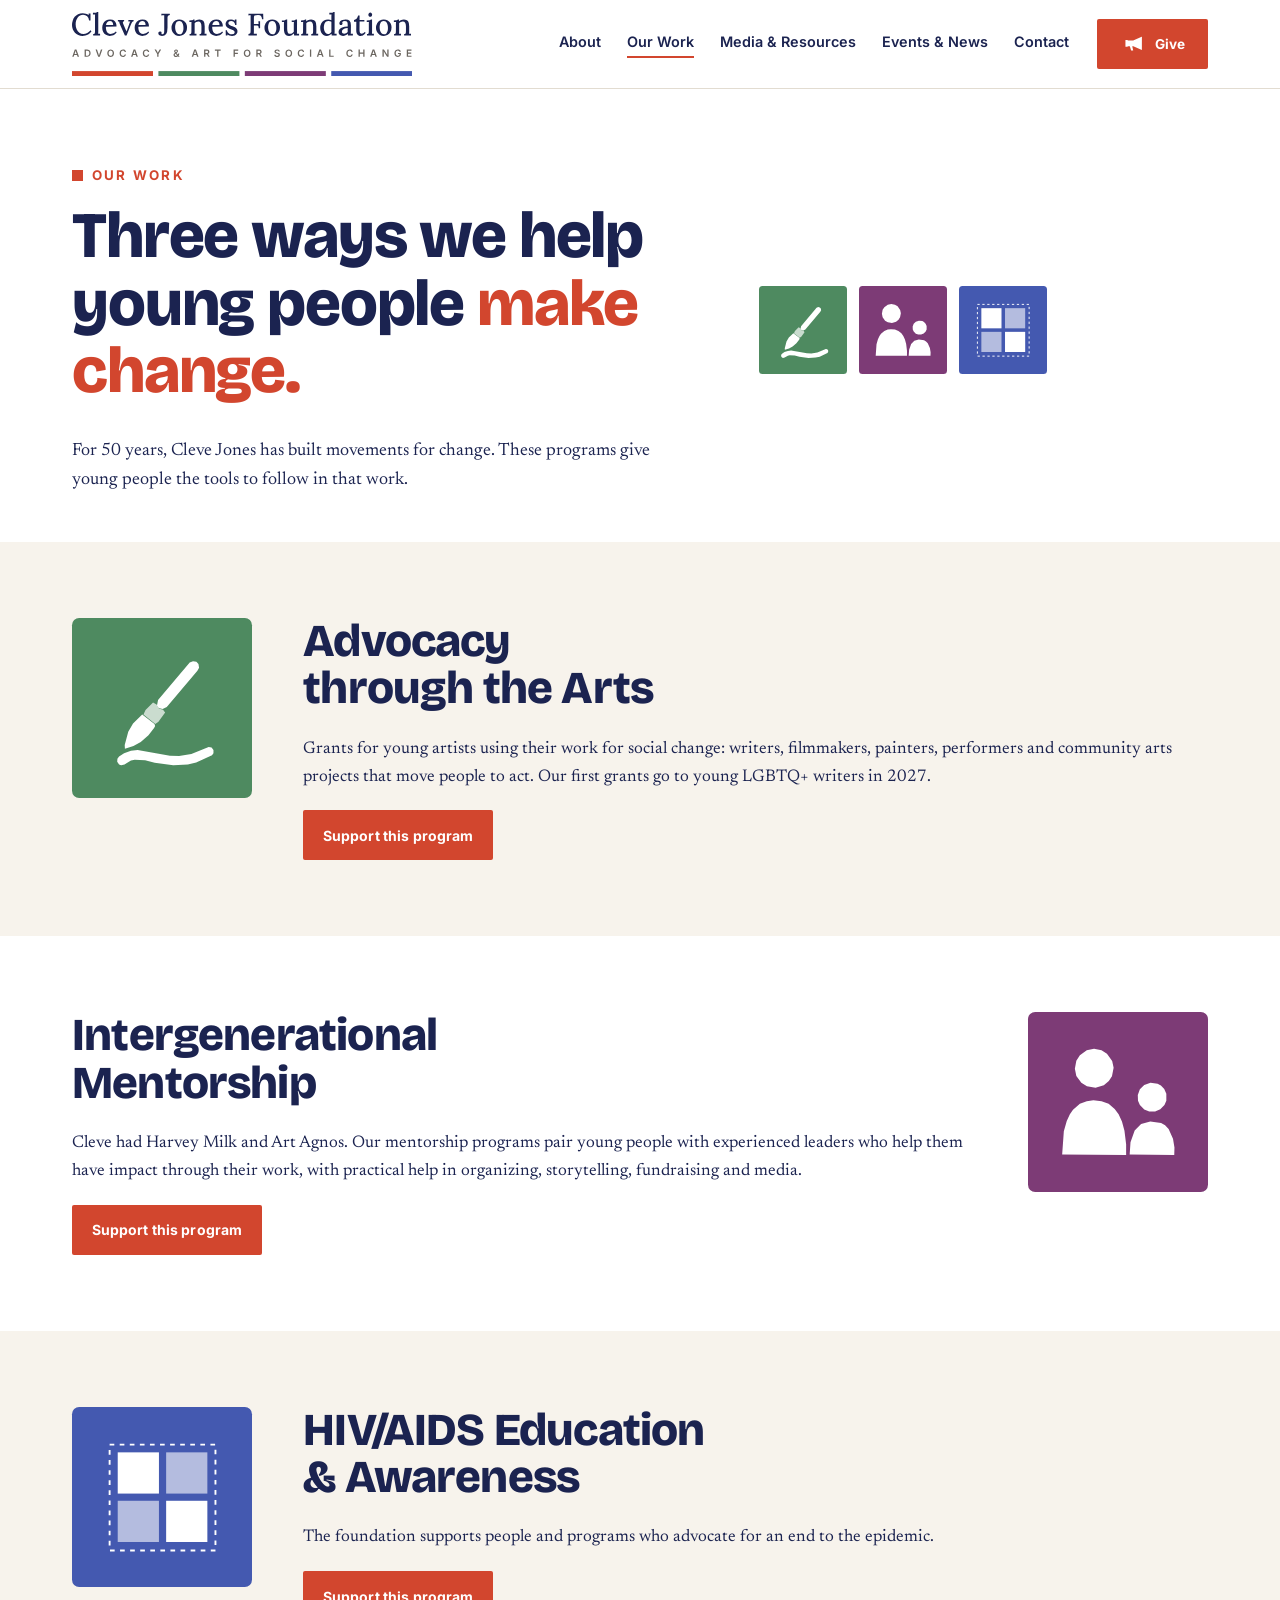
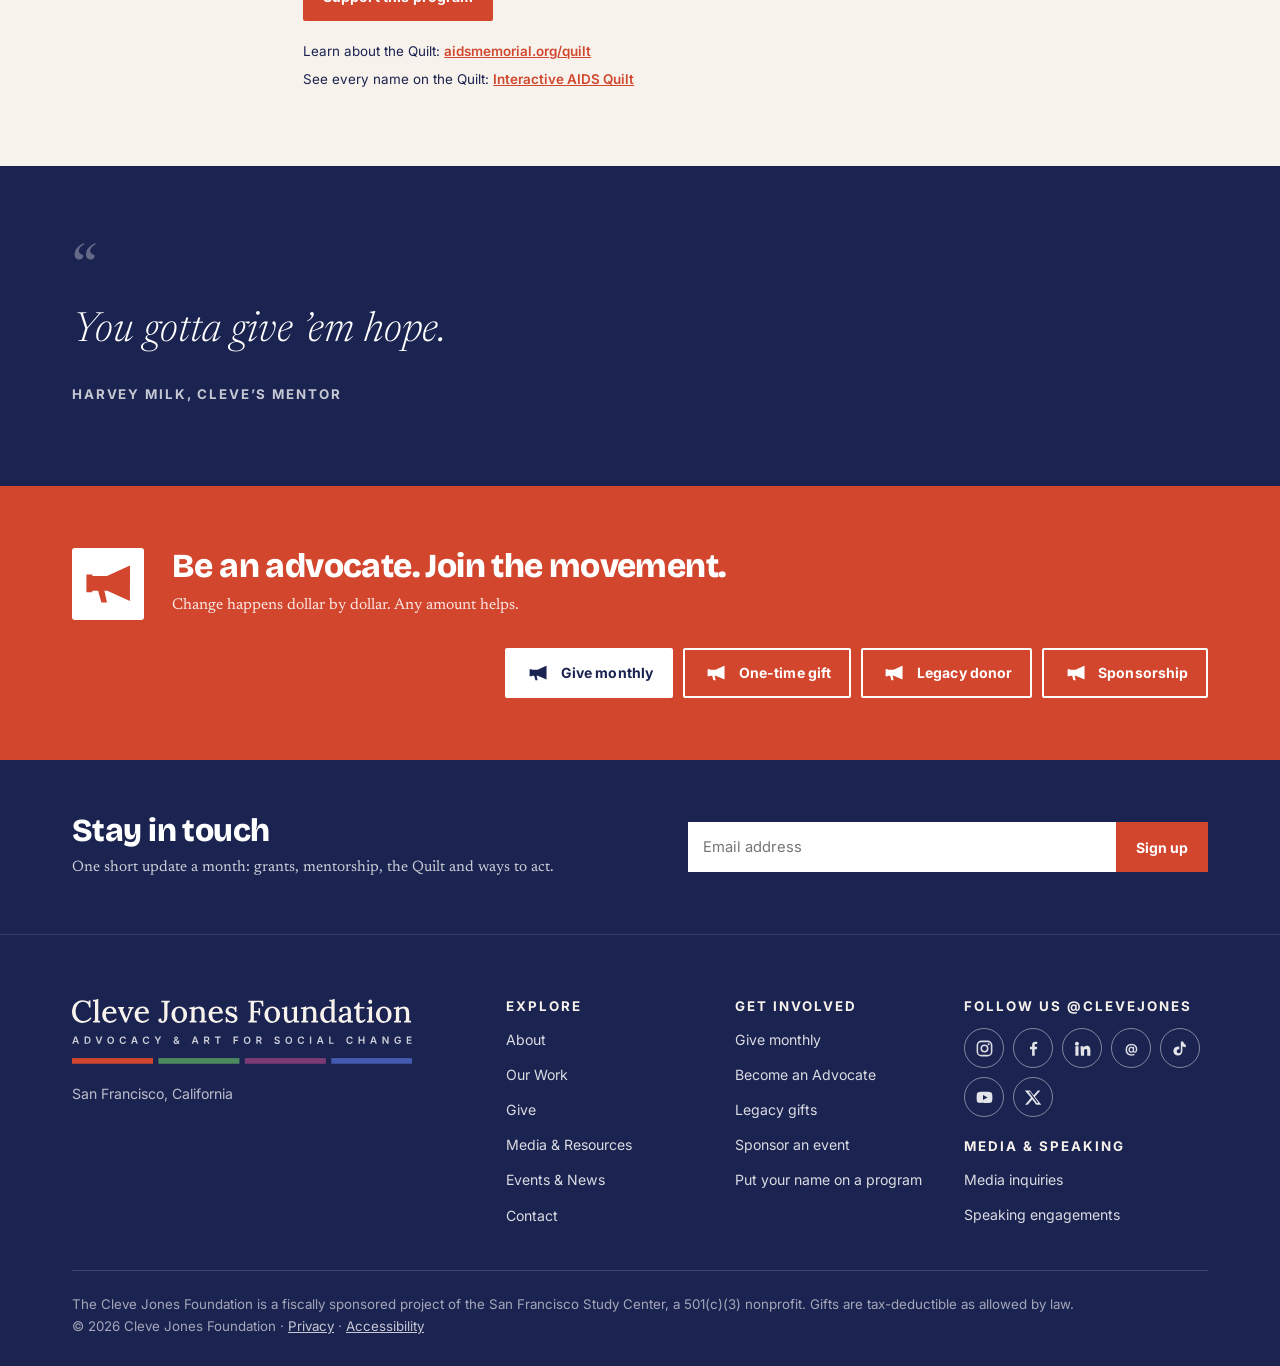
<file: site/our-work.html>
<!doctype html>
<html lang="en">
<head>
<meta charset="utf-8">
<meta name="viewport" content="width=device-width, initial-scale=1">
<title>Our Work — Cleve Jones Foundation</title>
<meta name="description" content="Advocacy through the Arts, Intergenerational Mentorship, and HIV/AIDS Education & Awareness.">
<meta property="og:title" content="Our Work — Cleve Jones Foundation">
<meta property="og:description" content="Advocacy through the Arts, Intergenerational Mentorship, and HIV/AIDS Education & Awareness.">
<meta property="og:type" content="website">
<meta property="og:image" content="https://clevejones.org/assets/img/hero-act.jpg">
<meta property="og:url" content="https://clevejones.org/our-work">
<meta property="og:site_name" content="Cleve Jones Foundation">
<meta name="twitter:card" content="summary_large_image">
<link rel="canonical" href="https://clevejones.org/our-work">
<meta name="theme-color" content="#1B2350">
<link rel="icon" href="assets/brand/favicon.svg" type="image/svg+xml">
<link rel="icon" href="assets/brand/favicon.png" type="image/png">
<link rel="preconnect" href="https://fonts.googleapis.com">
<link rel="preconnect" href="https://fonts.gstatic.com" crossorigin>
<link rel="stylesheet" href="https://fonts.googleapis.com/css2?family=Bricolage+Grotesque:opsz,wght@12..96,700;12..96,800&family=Inter:wght@400;600;700&family=Lora:wght@500&family=Newsreader:ital,opsz,wght@0,6..72,300;0,6..72,400;0,6..72,500;1,6..72,300;1,6..72,400&display=swap">
<link rel="stylesheet" href="assets/css/site.css">
</head>
<body>
<a class="skip" href="#main">Skip to content</a>

<svg class="sprite" aria-hidden="true" focusable="false" style="position:absolute;width:0;height:0;overflow:hidden">
  <!-- The logo, drawn from the November 2026 logo sheet ("CJF Logo 11-26").
       Lora 500 and Inter SemiBold converted to outlines and fitted to the
       sheet artwork, so it renders the same on every computer whether or not
       the web fonts load. Regenerate with _work/tools/make-logo.py. -->
  <defs>
  <path id="logo-name" d="M69.4 35Q68 23.7 61.6 17.6Q55.2 11.5 44.9 11.3Q38.4 11.3 32.8 14.2Q27.3 17.1 23.3 22.4Q19.2 27.6 17 34.7Q14.8 41.8 14.8 50.2Q14.8 61.7 18.9 70.5Q22.9 79.4 30 84.3Q37.1 89.2 46.2 89.2Q54.2 89.2 62.1 85.4Q69.9 81.5 75.1 74.5L79.2 78Q73.6 85.8 67.2 90Q60.7 94.1 54.4 95.6Q48 97 42.9 97Q33.5 97 25.5 93.6Q17.6 90.2 11.9 84.1Q6.2 78 3.1 69.9Q-0 61.8 -0 52.3Q-0 43.5 2.8 35.1Q5.5 26.7 10.9 19.8Q16.4 13 24.6 9Q32.8 4.9 43.8 4.9Q50.2 4.9 56.3 6.7Q62.4 8.5 68 12.1L67.4 5.8H75.2V35ZM86 89.7Q89.8 89.7 91.3 87.9Q92.8 86.2 93.1 83Q93.5 79.9 93.5 75.7V18.9Q93.5 16.8 93.5 14.6Q93.6 12.4 93.8 9.8Q91.7 10 89.3 10Q86.9 10.1 85 10.2V3.5Q90.7 3.5 94 3Q97.4 2.4 99.2 1.7Q101 0.9 101.9 0H106.7V79.4Q106.7 81.7 106.5 84Q106.4 86.3 106.2 88.7Q108.2 88.6 110.2 88.5Q112.3 88.4 114.1 88.3V95H86ZM153.6 97Q144.8 97 137.8 92.9Q130.8 88.8 126.8 81.3Q122.8 73.9 122.8 63.7Q122.8 54.9 126.7 47.2Q130.7 39.5 137.9 34.8Q145 30.1 154.5 30.1Q159.7 30.1 164.5 31.7Q169.2 33.4 172.9 36.8Q176.6 40.3 178.7 45.7Q180.9 51.2 180.9 59L137.6 59.8Q137.6 68.3 139.5 75Q141.5 81.7 145.9 85.3Q150.3 89 157.3 89Q160.7 89 164.6 87.8Q168.4 86.6 171.9 84.3Q175.3 82 177.7 78.9L181.6 82.3Q177.8 87.9 172.9 91.2Q168 94.4 162.9 95.7Q157.8 97 153.6 97ZM138.1 53.2H167.2Q167.2 48.5 165.8 44.6Q164.5 40.8 161.7 38.5Q159 36.2 154.7 36.2Q148 36.2 143.8 40.5Q139.5 44.7 138.1 53.2ZM214.8 95.4 196.2 53.5Q194.3 49.2 193.4 46.4Q192.4 43.7 192.1 41.7Q191.8 39.8 191.6 38.4L186.4 38.8V32.1H211.7V37.3Q208.3 37.4 207.3 39.1Q206.3 40.9 206.8 43.7Q207.4 46.6 208.7 49.8L217.3 70Q218.3 72.2 219.3 74.6Q220.2 77 221.2 79.5H221.4Q222.1 77.4 222.9 75.1Q223.8 72.7 224.5 70.6L233.1 47.1Q234.1 44 235.1 41.9Q236.2 39.8 237 38.3L228.9 38.8V32.1H250.2V37.3Q247.4 37.5 245.4 39.6Q243.4 41.8 241.7 45.4Q240 49.1 238.1 53.6L221.7 95.4ZM285.3 97Q276.5 97 269.5 92.9Q262.5 88.8 258.5 81.3Q254.4 73.9 254.4 63.7Q254.4 54.9 258.4 47.2Q262.4 39.5 269.5 34.8Q276.7 30.1 286.1 30.1Q291.4 30.1 296.1 31.7Q300.9 33.4 304.6 36.8Q308.3 40.3 310.4 45.7Q312.6 51.2 312.6 59L269.3 59.8Q269.3 68.3 271.2 75Q273.2 81.7 277.6 85.3Q282 89 289 89Q292.4 89 296.3 87.8Q300.1 86.6 303.6 84.3Q307 82 309.4 78.9L313.3 82.3Q309.5 87.9 304.6 91.2Q299.7 94.4 294.6 95.7Q289.5 97 285.3 97ZM269.8 53.2H298.8Q298.8 48.5 297.5 44.6Q296.2 40.8 293.4 38.5Q290.7 36.2 286.4 36.2Q279.7 36.2 275.5 40.5Q271.2 44.7 269.8 53.2ZM365.5 97Q361.6 97 358.2 95.7Q354.8 94.4 352.7 92Q350.7 89.7 350.7 86.6Q350.7 83.5 352.3 81.2Q353.9 78.9 357.2 78.8Q360.9 78.5 362.4 80.6Q363.9 82.8 363.9 85.2Q363.9 85.8 363.7 86.7Q363.5 87.7 363.1 88.6Q363.9 89.8 365.4 90.2Q366.9 90.6 367.8 90.6Q371.2 90.5 372.9 87.5Q374.6 84.5 374.6 77.6V24.7Q374.6 21.5 374.6 18.6Q374.6 15.7 374.7 13.4Q371.9 13.5 368.8 13.6Q365.6 13.7 363 13.9V6.9H397.3V12.5Q393.7 12.5 391.6 13.8Q389.5 15.1 388.7 17.8Q387.9 20.4 387.9 24.4V63.9Q387.9 81.8 382.4 89.4Q377 97 365.5 97ZM435.8 97Q426.9 97 419.7 93Q412.5 89 408.3 81.7Q404.1 74.5 404.1 65.1Q404.1 54.9 408.3 47Q412.5 39.1 419.7 34.6Q426.9 30.1 435.7 30.1Q444.6 30.1 451.8 34.2Q459 38.3 463.2 45.5Q467.4 52.7 467.4 62.2Q467.4 72.1 463.2 80Q459.1 87.9 452 92.5Q444.9 97 435.8 97ZM436.7 90.7Q442.7 90.6 446.2 86.9Q449.7 83.3 451.2 77.6Q452.7 71.8 452.7 65.7Q452.7 60.3 451.7 55.1Q450.8 49.8 448.8 45.6Q446.8 41.3 443.5 38.7Q440.2 36.1 435.6 36.2Q429.7 36.2 425.9 39.9Q422.2 43.5 420.5 49.3Q418.8 55 418.8 61.4Q418.8 68.8 420.7 75.5Q422.6 82.2 426.6 86.4Q430.5 90.7 436.7 90.7ZM477.6 95V89.7Q481.3 89.7 482.9 87.9Q484.4 86.2 484.7 83Q485 79.9 485 75.7L485.1 49.6Q485.1 47.6 485.2 45.2Q485.2 42.9 485.6 40.7Q483.4 40.8 481 40.8Q478.7 40.9 476.7 41V34.4Q482.4 34.4 485.6 33.8Q488.8 33.2 490.5 32.5Q492.2 31.7 493 30.8H497.6Q497.7 32 497.8 33Q497.8 34 497.9 35.1Q497.9 36.2 498.1 38Q500.8 35.7 504.1 34Q507.4 32.2 511 31.2Q514.6 30.1 517.8 30.1Q529 30.1 534 36.9Q539 43.7 539 58.1V79.4Q539 81.7 538.8 84Q538.7 86.3 538.4 88.7Q540.5 88.6 542.5 88.5Q544.6 88.4 546.4 88.3V95H518.3V89.7Q522.1 89.7 523.6 87.9Q525.1 86.2 525.4 83Q525.7 79.9 525.7 75.7V58.1Q525.6 48.2 522.5 43.2Q519.5 38.1 512.7 38.3Q508.6 38.3 504.7 40.3Q500.8 42.3 498.2 45.2Q498.2 46.4 498.2 47.9Q498.2 49.3 498.2 50.8V79.4Q498.2 81.7 498.1 84Q497.9 86.3 497.7 88.7Q499.7 88.6 501.8 88.5Q503.9 88.4 505.6 88.3V95ZM585.4 97Q576.6 97 569.6 92.9Q562.6 88.8 558.6 81.3Q554.5 73.9 554.5 63.7Q554.5 54.9 558.5 47.2Q562.5 39.5 569.6 34.8Q576.8 30.1 586.2 30.1Q591.5 30.1 596.2 31.7Q601 33.4 604.7 36.8Q608.4 40.3 610.5 45.7Q612.7 51.2 612.7 59L569.4 59.8Q569.4 68.3 571.3 75Q573.3 81.7 577.7 85.3Q582.1 89 589.1 89Q592.5 89 596.4 87.8Q600.2 86.6 603.7 84.3Q607.1 82 609.5 78.9L613.4 82.3Q609.6 87.9 604.7 91.2Q599.8 94.4 594.7 95.7Q589.6 97 585.4 97ZM569.9 53.2H598.9Q598.9 48.5 597.6 44.6Q596.3 40.8 593.5 38.5Q590.8 36.2 586.5 36.2Q579.8 36.2 575.6 40.5Q571.3 44.7 569.9 53.2ZM650 97Q644.1 97 639.1 95.4Q634 93.9 631 91.7L631.4 95.9H624.7L624.1 74.2H629.4Q629.6 78.9 632.3 82.7Q634.9 86.4 639.1 88.6Q643.3 90.7 648.3 90.7Q651.1 90.7 653.9 89.8Q656.7 88.8 658.6 86.9Q660.5 84.9 660.5 82Q660.5 78.9 658.5 76.8Q656.6 74.7 653.2 73.1Q649.9 71.5 645.6 69.8Q641.8 68.3 638 66.7Q634.2 65.1 630.9 62.8Q627.6 60.5 625.7 57.2Q623.9 53.9 623.9 49Q623.9 46.1 625 42.7Q626.1 39.4 628.6 36.6Q631.1 33.7 635.4 31.9Q639.7 30.1 646 30.1Q649.4 30.1 653.6 31.2Q657.8 32.4 661.5 35.1L661.3 30.7H668V52.9H662.6Q662.2 48.5 660.3 44.7Q658.3 40.9 654.8 38.5Q651.3 36.1 646.2 36.1Q641.3 36.1 638.3 38.6Q635.2 41 635.2 44.7Q635.2 48.3 637.5 50.6Q639.8 52.9 643.6 54.5Q647.4 56.1 651.8 57.8Q657.1 59.9 661.7 62.4Q666.4 64.9 669.3 68.7Q672.1 72.5 672.1 78.3Q672.1 84.5 668.9 88.8Q665.7 93 660.7 95Q655.7 97 650 97ZM716.7 95V89.5Q720.8 89.2 722.6 87.7Q724.5 86.2 725 83.2Q725.5 80.1 725.5 75.5V23.2Q725.5 20.4 725.6 17.8Q725.7 15.2 725.9 13.4Q723.7 13.5 721.2 13.6Q718.7 13.7 716.7 13.9V6.9H776.5L777.3 29.7H771.8Q771.8 22.5 769.4 18.8Q767 15 763.2 13.7Q759.4 12.5 755 12.6L747.5 12.9Q743.5 12.9 741.6 14.5Q739.8 16.1 739.3 19.1Q738.8 22.2 738.8 26.8V48.5L757.8 48.6L757 37.6H764V65.6H758.4Q758.4 60 756.9 57.6Q755.3 55.2 752.1 54.7Q749 54.2 744.3 54.4L738.8 54.6V78.1Q738.8 81.5 738.7 84.2Q738.7 86.9 738.4 88.6Q740.3 88.4 742.5 88.4Q744.7 88.3 746.9 88.2Q749 88.1 750.8 88.1V95ZM813.4 97Q804.5 97 797.3 93Q790.1 89 785.9 81.7Q781.7 74.5 781.7 65.1Q781.7 54.9 785.9 47Q790.1 39.1 797.3 34.6Q804.5 30.1 813.3 30.1Q822.2 30.1 829.4 34.2Q836.5 38.3 840.8 45.5Q845 52.7 845 62.2Q845 72.1 840.8 80Q836.7 87.9 829.6 92.5Q822.5 97 813.4 97ZM814.3 90.7Q820.3 90.6 823.8 86.9Q827.2 83.3 828.7 77.6Q830.2 71.8 830.2 65.7Q830.2 60.3 829.3 55.1Q828.4 49.8 826.4 45.6Q824.3 41.3 821.1 38.7Q817.8 36.1 813.1 36.2Q807.2 36.2 803.5 39.9Q799.8 43.5 798.1 49.3Q796.4 55 796.4 61.4Q796.4 68.8 798.3 75.5Q800.2 82.2 804.2 86.4Q808.1 90.7 814.3 90.7ZM881.6 97Q874.5 97 869.9 94.4Q865.3 91.7 863.1 85.6Q860.8 79.5 860.8 69.5V49.7Q860.8 47.6 860.9 45.2Q860.9 42.9 861.3 40.7Q859.2 40.8 856.8 40.8Q854.4 40.9 852.5 41V34.4H855.5Q861.8 34.4 865 33.2Q868.1 32.1 869.4 30.8H874.1V69.2Q874.1 79.1 876.9 84Q879.7 89 886.2 88.8Q890.5 88.8 894.5 86.3Q898.4 83.8 900.9 80.4V50.6Q900.9 47.8 901.1 45.4Q901.2 42.9 901.6 40.7Q899.3 40.8 896.9 40.8Q894.5 40.9 892.5 41V34.4H896.2Q901.7 34.4 904.8 33.2Q908 32.1 909.4 30.8H914.1L914 77.1Q914 79.1 913.9 82.6Q913.8 86.1 913.5 88.7Q915.7 88.6 918 88.4Q920.3 88.3 922.3 88.3V95H902.3Q902.1 93 901.9 91.2Q901.7 89.5 901.4 87.8Q897.5 91.5 892.4 94.2Q887.2 97 881.6 97ZM931.1 95V89.7Q934.9 89.7 936.4 87.9Q937.9 86.2 938.2 83Q938.5 79.9 938.5 75.7L938.7 49.6Q938.7 47.6 938.7 45.2Q938.8 42.9 939.2 40.7Q936.9 40.8 934.6 40.8Q932.3 40.9 930.2 41V34.4Q935.9 34.4 939.1 33.8Q942.3 33.2 944 32.5Q945.7 31.7 946.6 30.8H951.1Q951.2 32 951.3 33Q951.4 34 951.4 35.1Q951.5 36.2 951.6 38Q954.4 35.7 957.7 34Q960.9 32.2 964.5 31.2Q968.1 30.1 971.4 30.1Q982.6 30.1 987.5 36.9Q992.5 43.7 992.5 58.1V79.4Q992.5 81.7 992.4 84Q992.2 86.3 992 88.7Q994 88.6 996.1 88.5Q998.2 88.4 999.9 88.3V95H971.9V89.7Q975.6 89.7 977.2 87.9Q978.7 86.2 979 83Q979.3 79.9 979.3 75.7V58.1Q979.2 48.2 976.1 43.2Q973 38.1 966.2 38.3Q962.2 38.3 958.3 40.3Q954.4 42.3 951.7 45.2Q951.7 46.4 951.7 47.9Q951.7 49.3 951.7 50.8V79.4Q951.7 81.7 951.6 84Q951.5 86.3 951.2 88.7Q953.3 88.6 955.3 88.5Q957.4 88.4 959.2 88.3V95ZM1034.8 97Q1027.1 97 1021.1 93.2Q1015.1 89.3 1011.7 82.2Q1008.2 75 1008.2 65.3Q1008.2 55 1012.2 47.1Q1016.3 39.1 1023.6 34.6Q1030.9 30.1 1040.2 30.1Q1044.1 30.1 1047.7 31Q1051.2 32 1053.6 33.2V18.9Q1053.6 17 1053.8 14.7Q1053.9 12.4 1054.1 9.8Q1051.9 10 1049.5 10.1Q1047.1 10.2 1045.2 10.2V3.5Q1050.9 3.5 1054.2 3Q1057.5 2.4 1059.4 1.7Q1061.2 0.9 1062.1 0H1066.7V79.4Q1066.7 81.3 1066.6 83.7Q1066.5 86.1 1066.2 88.7Q1068.5 88.6 1070.7 88.4Q1073 88.3 1074.9 88.3V95H1054.9Q1054.6 93.2 1054.4 91.7Q1054.3 90.2 1054.1 88.7Q1050.4 92.7 1045.5 94.9Q1040.5 97 1034.8 97ZM1039.9 89.1Q1043.8 89.1 1047.5 86.9Q1051.2 84.8 1053.6 81.5Q1053.6 79.9 1053.6 78.1Q1053.6 76.4 1053.6 74.4V40.1Q1051.2 38.4 1048 37.4Q1044.8 36.5 1041.4 36.5Q1035.3 36.5 1031.1 40.1Q1026.8 43.7 1024.8 49.8Q1022.8 56 1022.9 63.9Q1023.2 70.7 1025.1 76.5Q1027 82.3 1030.7 85.7Q1034.4 89.1 1039.9 89.1ZM1120.9 95Q1120.7 93 1120.5 91.5Q1120.4 90 1120.2 88.3Q1115.9 92.6 1111 94.8Q1106.1 97 1100.8 97Q1091.7 97 1087.1 92.5Q1082.6 88.1 1082.6 81.4Q1082.6 75.6 1086 71.3Q1089.3 67.1 1094.9 64.4Q1100.4 61.7 1107 60.3Q1113.5 59 1119.8 59V51.6Q1119.8 47.6 1119 44.1Q1118.3 40.7 1116 38.5Q1113.6 36.2 1108.7 36.2Q1105.4 36.1 1102.2 37.4Q1098.9 38.8 1097.1 41.8Q1098.2 42.8 1098.5 44.1Q1098.8 45.4 1098.8 46.6Q1098.8 48.3 1097.3 50.5Q1095.8 52.7 1092.1 52.6Q1089.1 52.6 1087.5 50.5Q1086 48.5 1086 45.7Q1086 41.2 1089.3 37.6Q1092.6 34.1 1098.4 32.1Q1104.2 30.1 1111.4 30.1Q1122.2 30.1 1127.5 35.7Q1132.9 41.4 1132.9 53.6Q1132.9 58.1 1132.9 62.3Q1132.9 66.4 1132.8 70.6Q1132.7 74.7 1132.7 79.4Q1132.7 81.3 1132.6 83.7Q1132.5 86.1 1132.2 88.7Q1134.4 88.6 1136.6 88.4Q1138.9 88.3 1140.9 88.3V95ZM1119.8 64.8Q1115.8 65.1 1111.5 65.9Q1107.3 66.8 1103.9 68.6Q1100.5 70.3 1098.5 73.1Q1096.4 75.9 1096.4 79.8Q1096.6 84 1099.2 86.1Q1101.8 88.1 1105.3 88.1Q1109.7 88.1 1113.1 86.4Q1116.5 84.7 1119.8 81.7Q1119.7 80.3 1119.7 78.8Q1119.7 77.4 1119.7 75.7Q1119.7 74.6 1119.7 71.5Q1119.8 68.4 1119.8 64.8ZM1172.4 97Q1169.2 97 1166 96.2Q1162.8 95.4 1160.2 92.9Q1157.5 90.5 1156 85.8Q1154.5 81.2 1154.5 73.5L1154.8 39.1H1145.4V32.1Q1148.8 32 1152.4 29.6Q1155.9 27.2 1158.5 23.2Q1161.2 19.1 1162.2 14.5H1168.1V32.1H1187.5V38.6L1168.1 38.9L1167.8 72.5Q1167.8 77.3 1168.7 80.8Q1169.5 84.4 1171.4 86.4Q1173.4 88.3 1176.8 88.3Q1179.7 88.3 1182.7 86.6Q1185.8 84.8 1188.6 80.8L1192.9 84.5Q1189.8 89 1186.8 91.5Q1183.8 94 1181 95.2Q1178.3 96.4 1176 96.7Q1173.7 97 1172.4 97ZM1198.1 89.7Q1201.9 89.7 1203.4 87.9Q1204.9 86.2 1205.3 83Q1205.6 79.9 1205.6 75.7V49.7Q1205.6 47.6 1205.7 45.4Q1205.8 43.2 1206.1 40.7Q1203.9 40.8 1201.5 40.8Q1199.2 40.9 1197.1 41V34.4Q1202.8 34.4 1206.1 33.8Q1209.5 33.2 1211.3 32.5Q1213.1 31.7 1214 30.8H1218.8V79.4Q1218.8 81.7 1218.6 84Q1218.5 86.3 1218.3 88.7Q1220.3 88.6 1222.4 88.5Q1224.4 88.4 1226.2 88.3V95H1198.1ZM1211.5 19.3Q1208.2 19.3 1205.9 16.8Q1203.7 14.4 1203.7 10.8Q1203.7 7.3 1206.1 4.9Q1208.5 2.4 1211.5 2.4Q1214.7 2.4 1216.9 4.9Q1219.2 7.3 1219.2 10.8Q1219.2 14.4 1216.9 16.8Q1214.7 19.3 1211.5 19.3ZM1266.4 97Q1257.5 97 1250.3 93Q1243.2 89 1239 81.7Q1234.7 74.5 1234.7 65.1Q1234.7 54.9 1239 47Q1243.2 39.1 1250.3 34.6Q1257.5 30.1 1266.3 30.1Q1275.2 30.1 1282.4 34.2Q1289.6 38.3 1293.8 45.5Q1298 52.7 1298 62.2Q1298 72.1 1293.9 80Q1289.7 87.9 1282.6 92.5Q1275.5 97 1266.4 97ZM1267.3 90.7Q1273.4 90.6 1276.8 86.9Q1280.3 83.3 1281.8 77.6Q1283.3 71.8 1283.3 65.7Q1283.3 60.3 1282.4 55.1Q1281.4 49.8 1279.4 45.6Q1277.4 41.3 1274.1 38.7Q1270.8 36.1 1266.2 36.2Q1260.3 36.2 1256.6 39.9Q1252.9 43.5 1251.2 49.3Q1249.5 55 1249.5 61.4Q1249.5 68.8 1251.3 75.5Q1253.2 82.2 1257.2 86.4Q1261.2 90.7 1267.3 90.7ZM1308.2 95V89.7Q1312 89.7 1313.5 87.9Q1315 86.2 1315.3 83Q1315.6 79.9 1315.6 75.7L1315.7 49.6Q1315.7 47.6 1315.8 45.2Q1315.9 42.9 1316.2 40.7Q1314 40.8 1311.7 40.8Q1309.3 40.9 1307.3 41V34.4Q1313 34.4 1316.2 33.8Q1319.4 33.2 1321.1 32.5Q1322.8 31.7 1323.7 30.8H1328.2Q1328.3 32 1328.4 33Q1328.5 34 1328.5 35.1Q1328.6 36.2 1328.7 38Q1331.5 35.7 1334.7 34Q1338 32.2 1341.6 31.2Q1345.2 30.1 1348.4 30.1Q1359.6 30.1 1364.6 36.9Q1369.6 43.7 1369.6 58.1V79.4Q1369.6 81.7 1369.5 84Q1369.3 86.3 1369.1 88.7Q1371.1 88.6 1373.2 88.5Q1375.2 88.4 1377 88.3V95H1349V89.7Q1352.7 89.7 1354.2 87.9Q1355.7 86.2 1356.1 83Q1356.4 79.9 1356.4 75.7V58.1Q1356.2 48.2 1353.2 43.2Q1350.1 38.1 1343.3 38.3Q1339.3 38.3 1335.4 40.3Q1331.5 42.3 1328.8 45.2Q1328.8 46.4 1328.8 47.9Q1328.8 49.3 1328.8 50.8V79.4Q1328.8 81.7 1328.7 84Q1328.6 86.3 1328.3 88.7Q1330.3 88.6 1332.4 88.5Q1334.5 88.4 1336.2 88.3V95Z"/>
  <path id="logo-tag" d="M1 182 11.3 152.4H18L28.6 182H22.7L17.5 166.6Q16.7 164.3 15.9 161.3Q15.1 158.3 14 154.4H15.2Q14.2 158.3 13.4 161.3Q12.6 164.3 11.8 166.6L6.8 182ZM7 174.7V170.4H22.5V174.7ZM61.2 182H53.7V177.4H60.9Q64 177.4 66.1 176.3Q68.2 175.1 69.2 172.9Q70.3 170.6 70.3 167.2Q70.3 163.8 69.2 161.6Q68.2 159.3 66.1 158.2Q64.1 157 61.1 157H53.6V152.4H61.4Q65.8 152.4 69 154.2Q72.1 156 73.8 159.3Q75.5 162.6 75.5 167.2Q75.5 171.8 73.8 175.1Q72.1 178.5 68.9 180.2Q65.7 182 61.2 182ZM56.5 152.4V182H51.2V152.4ZM106.2 182 95.7 152.4H101.5L106.7 167.8Q107.5 170.1 108.3 173.1Q109.2 176.1 110.2 179.9H109.1Q110.1 176.1 110.9 173.1Q111.7 170.1 112.4 167.8L117.5 152.4H123.3L112.9 182ZM157 182.4Q153.1 182.4 150.1 180.6Q147 178.8 145.2 175.4Q143.4 172 143.4 167.2Q143.4 162.5 145.2 159.1Q147 155.7 150.1 153.9Q153.1 152.1 157 152.1Q160.9 152.1 164 153.9Q167 155.7 168.8 159.1Q170.6 162.5 170.6 167.2Q170.6 172 168.8 175.4Q167 178.8 164 180.6Q160.9 182.4 157 182.4ZM157 177.7Q159.4 177.7 161.3 176.5Q163.1 175.3 164.2 172.9Q165.2 170.6 165.2 167.2Q165.2 163.9 164.2 161.5Q163.1 159.2 161.3 158Q159.4 156.8 157 156.8Q154.6 156.8 152.7 158Q150.9 159.2 149.8 161.5Q148.8 163.9 148.8 167.2Q148.8 170.6 149.8 172.9Q150.9 175.2 152.7 176.4Q154.6 177.7 157 177.7ZM206.9 182.4Q203 182.4 199.9 180.6Q196.9 178.8 195.1 175.4Q193.4 172 193.4 167.2Q193.4 162.5 195.1 159.1Q196.9 155.7 200 153.9Q203 152.1 206.9 152.1Q209.3 152.1 211.4 152.7Q213.5 153.4 215.2 154.7Q216.8 156.1 217.9 158Q219 159.9 219.3 162.3H214Q213.7 161 213.1 159.9Q212.5 158.9 211.6 158.2Q210.6 157.5 209.5 157.2Q208.3 156.8 207 156.8Q204.5 156.8 202.7 158Q200.8 159.2 199.7 161.6Q198.7 163.9 198.7 167.2Q198.7 170.6 199.7 173Q200.8 175.3 202.7 176.5Q204.6 177.7 206.9 177.7Q208.3 177.7 209.4 177.3Q210.6 176.9 211.6 176.2Q212.5 175.5 213.1 174.5Q213.8 173.5 214 172.2H219.4Q219.1 174.3 218.1 176.1Q217.1 178 215.4 179.4Q213.8 180.8 211.7 181.6Q209.5 182.4 206.9 182.4ZM239.9 182 250.2 152.4H257L267.5 182H261.7L256.4 166.6Q255.7 164.3 254.8 161.3Q254 158.3 253 154.4H254.1Q253.1 158.3 252.3 161.3Q251.5 164.3 250.8 166.6L245.7 182ZM245.9 174.7V170.4H261.5V174.7ZM301.1 182.4Q297.2 182.4 294.2 180.6Q291.1 178.8 289.4 175.4Q287.6 172 287.6 167.2Q287.6 162.5 289.4 159.1Q291.2 155.7 294.2 153.9Q297.3 152.1 301.1 152.1Q303.6 152.1 305.7 152.7Q307.8 153.4 309.4 154.7Q311.1 156.1 312.2 158Q313.2 159.9 313.6 162.3H308.3Q308 161 307.4 159.9Q306.7 158.9 305.8 158.2Q304.9 157.5 303.7 157.2Q302.5 156.8 301.2 156.8Q298.8 156.8 296.9 158Q295 159.2 294 161.6Q292.9 163.9 292.9 167.2Q292.9 170.6 294 173Q295.1 175.3 296.9 176.5Q298.8 177.7 301.2 177.7Q302.5 177.7 303.7 177.3Q304.9 176.9 305.8 176.2Q306.7 175.5 307.4 174.5Q308 173.5 308.3 172.2H313.6Q313.3 174.3 312.3 176.1Q311.3 178 309.7 179.4Q308.1 180.8 305.9 181.6Q303.8 182.4 301.1 182.4ZM346.1 182V170.6L335.2 152.4H341.4L346.6 161.8Q347.5 163.2 348.1 164.6Q348.8 166 349.5 168H348.1Q348.8 166 349.4 164.6Q350.1 163.2 350.8 161.8L356 152.4H362.2L351.4 170.6V182ZM422.3 182.4Q419.3 182.4 417.1 181.3Q414.9 180.2 413.7 178.4Q412.6 176.5 412.6 174.2Q412.6 172.4 413.3 171Q414 169.6 415.3 168.5Q416.6 167.3 418.3 166.2L423.5 162.6Q424.1 162.2 424.7 161.7Q425.2 161.1 425.5 160.5Q425.9 159.8 425.9 159.1Q425.9 157.9 425.1 157.1Q424.3 156.3 422.9 156.3Q421.9 156.3 421.2 156.7Q420.5 157.1 420.1 157.8Q419.7 158.5 419.7 159.4Q419.7 160.4 420.2 161.4Q420.7 162.3 421.5 163.4Q422.4 164.5 423.5 165.8L437.4 182H431.7L420.3 168.8Q418.9 167.2 417.7 165.8Q416.6 164.3 415.8 162.8Q415.1 161.2 415.1 159.3Q415.1 157.3 416 155.6Q417 154 418.7 153.1Q420.5 152.1 422.8 152.1Q425.1 152.1 426.8 153Q428.5 154 429.4 155.5Q430.3 157 430.3 158.9Q430.3 160.2 429.8 161.4Q429.3 162.6 428.4 163.6Q427.6 164.6 426.4 165.5L420.4 169.9Q419 170.9 418.3 171.9Q417.6 172.9 417.6 174.1Q417.6 175.3 418.2 176.3Q418.8 177.2 419.9 177.7Q420.9 178.2 422.3 178.2Q424 178.2 425.6 177.5Q427.1 176.7 428.4 175.4Q429.6 174.1 430.4 172.2Q431.2 170.4 431.2 168.1H435.6Q435.6 170.9 435 173Q434.4 175 433.4 176.4Q432.4 177.9 431.4 178.7L430.1 179.6Q428.5 181.1 426.4 181.7Q424.3 182.4 422.3 182.4ZM486.3 182 496.6 152.4H503.4L513.9 182H508.1L502.8 166.6Q502.1 164.3 501.2 161.3Q500.4 158.3 499.4 154.4H500.5Q499.5 158.3 498.7 161.3Q497.9 164.3 497.2 166.6L492.1 182ZM492.3 174.7V170.4H507.9V174.7ZM536.5 182V152.4H547.6Q551 152.4 553.3 153.6Q555.6 154.8 556.8 157Q558 159.1 558 161.9Q558 164.7 556.8 166.8Q555.6 168.9 553.3 170Q550.9 171.2 547.5 171.2H539.6V166.8H546.8Q548.8 166.8 550.1 166.2Q551.4 165.6 552 164.5Q552.6 163.5 552.6 161.9Q552.6 160.3 552 159.2Q551.4 158.1 550.1 157.5Q548.8 156.9 546.8 156.9H541.8V182ZM553.2 182 546 168.6H551.8L559.1 182ZM580.4 156.9V152.4H603.9V156.9H594.8V182H589.5V156.9ZM656.2 182V152.4H675.1V156.9H661.5V165.8H673.8V170.2H661.5V182ZM711.4 182.4Q707.5 182.4 704.4 180.6Q701.4 178.8 699.6 175.4Q697.8 172 697.8 167.2Q697.8 162.5 699.6 159.1Q701.4 155.7 704.4 153.9Q707.5 152.1 711.4 152.1Q715.3 152.1 718.3 153.9Q721.4 155.7 723.2 159.1Q724.9 162.5 724.9 167.2Q724.9 172 723.2 175.4Q721.4 178.8 718.3 180.6Q715.3 182.4 711.4 182.4ZM711.4 177.7Q713.8 177.7 715.7 176.5Q717.5 175.3 718.6 172.9Q719.6 170.6 719.6 167.2Q719.6 163.9 718.6 161.5Q717.5 159.2 715.7 158Q713.8 156.8 711.4 156.8Q709 156.8 707.1 158Q705.2 159.2 704.2 161.5Q703.1 163.9 703.1 167.2Q703.1 170.6 704.2 172.9Q705.2 175.2 707.1 176.4Q709 177.7 711.4 177.7ZM748.7 182V152.4H759.7Q763.1 152.4 765.4 153.6Q767.7 154.8 768.9 157Q770.1 159.1 770.1 161.9Q770.1 164.7 768.9 166.8Q767.7 168.9 765.4 170Q763 171.2 759.6 171.2H751.7V166.8H758.9Q760.9 166.8 762.2 166.2Q763.5 165.6 764.1 164.5Q764.7 163.5 764.7 161.9Q764.7 160.3 764.1 159.2Q763.5 158.1 762.2 157.5Q760.9 156.9 758.9 156.9H754V182ZM765.3 182 758.1 168.6H763.9L771.2 182ZM833.1 182.5Q829.7 182.5 827.2 181.4Q824.7 180.3 823.2 178.3Q821.8 176.2 821.7 173.3H826.9Q827 174.9 827.9 175.9Q828.7 176.9 830.1 177.4Q831.4 177.9 833.1 177.9Q834.9 177.9 836.2 177.4Q837.5 176.9 838.3 175.9Q839 174.9 839 173.7Q839 172.5 838.4 171.8Q837.7 171 836.5 170.5Q835.3 170 833.7 169.6L830.4 168.7Q826.6 167.7 824.6 165.8Q822.5 163.9 822.5 160.8Q822.5 158.1 823.9 156.2Q825.3 154.2 827.8 153.1Q830.2 152.1 833.3 152.1Q836.4 152.1 838.8 153.1Q841.2 154.2 842.5 156.2Q843.9 158.1 843.9 160.5H838.8Q838.6 158.6 837.1 157.6Q835.6 156.6 833.2 156.6Q831.5 156.6 830.3 157.1Q829.1 157.6 828.5 158.4Q827.9 159.3 827.9 160.4Q827.9 161.7 828.6 162.5Q829.4 163.3 830.5 163.7Q831.7 164.2 832.9 164.5L835.6 165.2Q837.3 165.6 838.8 166.3Q840.4 166.9 841.6 167.9Q842.9 168.9 843.6 170.4Q844.3 171.8 844.3 173.7Q844.3 176.3 843 178.3Q841.7 180.3 839.2 181.4Q836.7 182.5 833.1 182.5ZM880.5 182.4Q876.7 182.4 873.6 180.6Q870.5 178.8 868.7 175.4Q867 172 867 167.2Q867 162.5 868.7 159.1Q870.5 155.7 873.6 153.9Q876.7 152.1 880.5 152.1Q884.4 152.1 887.5 153.9Q890.5 155.7 892.3 159.1Q894.1 162.5 894.1 167.2Q894.1 172 892.3 175.4Q890.5 178.8 887.5 180.6Q884.4 182.4 880.5 182.4ZM880.5 177.7Q882.9 177.7 884.8 176.5Q886.6 175.3 887.7 172.9Q888.8 170.6 888.8 167.2Q888.8 163.9 887.7 161.5Q886.6 159.2 884.8 158Q882.9 156.8 880.5 156.8Q878.1 156.8 876.3 158Q874.4 159.2 873.3 161.5Q872.3 163.9 872.3 167.2Q872.3 170.6 873.3 172.9Q874.4 175.2 876.3 176.4Q878.1 177.7 880.5 177.7ZM930.4 182.4Q926.5 182.4 923.5 180.6Q920.4 178.8 918.6 175.4Q916.9 172 916.9 167.2Q916.9 162.5 918.6 159.1Q920.4 155.7 923.5 153.9Q926.5 152.1 930.4 152.1Q932.8 152.1 934.9 152.7Q937 153.4 938.7 154.7Q940.3 156.1 941.4 158Q942.5 159.9 942.8 162.3H937.5Q937.3 161 936.6 159.9Q936 158.9 935.1 158.2Q934.1 157.5 933 157.2Q931.8 156.8 930.5 156.8Q928.1 156.8 926.2 158Q924.3 159.2 923.2 161.6Q922.2 163.9 922.2 167.2Q922.2 170.6 923.3 173Q924.3 175.3 926.2 176.5Q928.1 177.7 930.5 177.7Q931.8 177.7 933 177.3Q934.1 176.9 935.1 176.2Q936 175.5 936.6 174.5Q937.3 173.5 937.5 172.2H942.9Q942.6 174.3 941.6 176.1Q940.6 178 938.9 179.4Q937.3 180.8 935.2 181.6Q933 182.4 930.4 182.4ZM971.7 152.4V182H966.4V152.4ZM994.4 182 1004.7 152.4H1011.4L1022 182H1016.2L1010.9 166.6Q1010.1 164.3 1009.3 161.3Q1008.5 158.3 1007.4 154.4H1008.6Q1007.6 158.3 1006.8 161.3Q1006 164.3 1005.2 166.6L1000.2 182ZM1000.4 174.7V170.4H1016V174.7ZM1044.6 182V152.4H1049.9V177.5H1063V182ZM1127.8 182.4Q1123.9 182.4 1120.8 180.6Q1117.8 178.8 1116 175.4Q1114.3 172 1114.3 167.2Q1114.3 162.5 1116 159.1Q1117.8 155.7 1120.9 153.9Q1123.9 152.1 1127.8 152.1Q1130.2 152.1 1132.3 152.7Q1134.4 153.4 1136.1 154.7Q1137.7 156.1 1138.8 158Q1139.9 159.9 1140.2 162.3H1134.9Q1134.7 161 1134 159.9Q1133.4 158.9 1132.5 158.2Q1131.5 157.5 1130.4 157.2Q1129.2 156.8 1127.9 156.8Q1125.4 156.8 1123.6 158Q1121.7 159.2 1120.6 161.6Q1119.6 163.9 1119.6 167.2Q1119.6 170.6 1120.6 173Q1121.7 175.3 1123.6 176.5Q1125.5 177.7 1127.8 177.7Q1129.2 177.7 1130.3 177.3Q1131.5 176.9 1132.5 176.2Q1133.4 175.5 1134 174.5Q1134.7 173.5 1134.9 172.2H1140.3Q1140 174.3 1139 176.1Q1138 178 1136.3 179.4Q1134.7 180.8 1132.6 181.6Q1130.4 182.4 1127.8 182.4ZM1163.8 182V152.4H1169.1V164.7H1182.9V152.4H1188.2V182H1182.9V169.1H1169.1V182ZM1210.8 182 1221.1 152.4H1227.9L1238.4 182H1232.6L1227.3 166.6Q1226.6 164.3 1225.7 161.3Q1224.9 158.3 1223.9 154.4H1225Q1224 158.3 1223.2 161.3Q1222.4 164.3 1221.7 166.6L1216.6 182ZM1216.8 174.7V170.4H1232.4V174.7ZM1261 182V152.4H1267L1277.2 168.7Q1277.9 169.7 1278.6 171Q1279.3 172.3 1280.1 173.9Q1280.9 175.5 1281.6 177.4H1281Q1280.9 175.7 1280.8 174Q1280.7 172.2 1280.6 170.6Q1280.6 169 1280.6 168V152.4H1285.9V182H1279.9L1270.7 167.3Q1269.8 165.9 1269.1 164.6Q1268.3 163.2 1267.4 161.5Q1266.5 159.7 1265.2 157.3H1266Q1266.1 159.5 1266.2 161.4Q1266.3 163.3 1266.4 164.9Q1266.4 166.4 1266.4 167.3V182ZM1323.3 182.4Q1319.2 182.4 1316.2 180.6Q1313.1 178.7 1311.4 175.3Q1309.6 171.9 1309.6 167.3Q1309.6 162.5 1311.4 159.1Q1313.2 155.7 1316.2 153.9Q1319.3 152.1 1323.2 152.1Q1325.6 152.1 1327.7 152.8Q1329.8 153.5 1331.5 154.8Q1333.1 156.1 1334.2 157.9Q1335.3 159.7 1335.6 161.9H1330.2Q1329.8 160.7 1329.2 159.8Q1328.6 158.8 1327.7 158.2Q1326.8 157.5 1325.7 157.1Q1324.6 156.8 1323.2 156.8Q1320.9 156.8 1319 158Q1317.1 159.2 1316 161.5Q1315 163.9 1315 167.2Q1315 170.6 1316 172.9Q1317.1 175.2 1319 176.4Q1320.9 177.7 1323.3 177.7Q1325.6 177.7 1327.3 176.8Q1328.9 175.9 1329.8 174.3Q1330.7 172.7 1330.7 170.5L1331.9 170.7H1323.9V166.6H1335.9V170.1Q1335.9 173.9 1334.2 176.7Q1332.6 179.4 1329.8 180.9Q1327 182.4 1323.3 182.4ZM1359.7 182V152.4H1378.9V156.9H1365V164.9H1377.9V169.3H1365V177.5H1379V182Z"/>
  <symbol id="logo-full" viewBox="0 0 1381 263"><use href="#logo-name" fill="var(--logo-name,#1B2350)"/><use href="#logo-tag" fill="var(--logo-tag,#6B6660)"/><rect x="0" y="240" width="329" height="24" fill="#D2462E"/><rect x="351" y="240" width="329" height="24" fill="#4E8A60"/><rect x="702" y="240" width="329" height="24" fill="#7D3B76"/><rect x="1053" y="240" width="329" height="24" fill="#4459B0"/></symbol>
  <symbol id="logo-compact" viewBox="0 0 1381 175"><use href="#logo-name" fill="var(--logo-name,#1B2350)"/><rect x="0" y="151" width="329" height="24" fill="#D2462E"/><rect x="351" y="151" width="329" height="24" fill="#4E8A60"/><rect x="702" y="151" width="329" height="24" fill="#7D3B76"/><rect x="1053" y="151" width="329" height="24" fill="#4459B0"/></symbol>
  </defs>
  <symbol id="i-bullhorn" viewBox="0 0 200 200"><path fill="currentColor" d="M159.49 49.07L96.99 77.55L56.94 77.55L56.25 73.38L40.05 73.38L40.05 122.69L56.02 122.92L56.71 118.75L72.45 118.75L81.71 151.62L97.22 151.39L90.05 118.75L97.92 118.75L160.88 146.99L161.11 49.54Z"/></symbol>
  <symbol id="i-brush" viewBox="0 0 200 200"><path fill="currentColor" opacity=".7" d="M90.05 93.75L81.71 102.31L79.4 107.18L92.59 117.82L96.06 115.28L103.47 105.09L101.16 101.85L96.53 100.46L93.98 96.06Z"/><path fill="currentColor" d="M134.49 47.92L130.79 49.31L95.6 91.2L94.44 97.22L96.3 100L100.69 101.16L105.32 98.84L139.35 58.56L141.2 55.32L140.51 51.16L138.19 48.61ZM78.01 107.18L67.82 117.13L62.5 126.39L58.56 141.2L58.8 145.14L68.29 142.13L76.39 137.73L84.95 130.32L91.2 122.22L92.36 119.91L91.67 117.82ZM151.85 143.29L132.64 151.16L118.98 153.24L108.8 153.01L72.92 146.53L65.51 147.45L57.87 150.23L52.31 153.94L50.46 156.48L50.23 159.72L52.31 162.73L54.63 163.66L58.33 162.73L65.51 158.33L69.68 157.41L81.25 158.1L91.9 160.88L112.5 163.66L128.7 162.73L137.96 160.65L155.56 152.55L157.18 150.23L157.18 146.53L155.09 143.98Z"/></symbol>
  <symbol id="i-people" viewBox="0 0 200 200"><path fill="currentColor" d="M73.38 40.97L65.28 42.59L57.64 48.15L53.7 54.17L52.08 63.19L53.7 71.06L59.26 78.7L65.51 82.41L75 84.03L84.26 81.25L89.81 76.62L93.29 71.3L95.14 61.81L93.52 54.4L87.73 46.3L81.71 42.59ZM136.11 78.7L129.17 81.02L124.31 85.88L121.99 92.13L122.22 98.61L124.31 103.24L129.17 108.33L134.72 110.42L141.2 110.42L146.99 108.1L151.62 103.24L153.7 98.61L153.7 90.74L151.39 85.65L147.69 81.71L143.98 79.63ZM72.69 98.15L65.28 99.07L57.64 102.08L50 108.56L46.53 113.66L43.06 121.06L39.81 132.41L37.96 158.33L109.03 158.8L109.03 146.99L107.18 131.94L104.4 121.76L100.69 113.66L96.3 107.64L89.58 102.08L81.71 99.07ZM135.88 121.53L125.69 124.54L118.52 131.71L113.89 144.68L112.96 158.33L162.5 158.8L162.73 150.69L161.11 140.74L156.25 130.09L152.31 125.93L147.92 123.38Z"/></symbol>
  <symbol id="i-quilt" viewBox="0 0 200 200"><rect x="41.8" y="41.8" width="117.6" height="117.6" fill="none" stroke="currentColor" stroke-width="2.1" stroke-dasharray="5.2 6"/><rect x="50.8" y="50.4" width="45.8" height="45.8" fill="currentColor"/><rect x="104.6" y="50.4" width="45.8" height="45.8" fill="currentColor" opacity=".6"/><rect x="50.8" y="104.2" width="45.8" height="45.8" fill="currentColor" opacity=".6"/><rect x="104.6" y="104.2" width="45.8" height="45.8" fill="currentColor"/></symbol>
  <symbol id="i-audio" viewBox="0 0 200 200">
    <rect x="86" y="48" width="28" height="62" rx="14" fill="currentColor"/>
    <path fill="currentColor" d="M56 92v10a44 44 0 0 0 88 0V92h-13v10a31 31 0 0 1-62 0V92Z"/>
    <rect x="93" y="140" width="14" height="14" fill="currentColor"/>
    <rect x="68" y="150" width="64" height="12" rx="2" fill="currentColor"/>
  </symbol>
  <symbol id="i-video" viewBox="0 0 200 200">
    <rect x="42" y="56" width="116" height="88" rx="12" fill="none" stroke="currentColor" stroke-width="12"/>
    <path fill="currentColor" d="M86 76 132 100 86 124Z"/>
  </symbol>
  <symbol id="i-book" viewBox="0 0 200 200">
    <path fill="currentColor" d="M38 46h40c10 0 18 5 22 11v96c-4-6-12-11-22-11H38Z"/>
    <path fill="currentColor" opacity=".6" d="M162 46h-40c-10 0-18 5-22 11v96c4-6 12-11 22-11h40Z"/>
  </symbol>
  <symbol id="i-play" viewBox="0 0 24 24"><path d="M5 3l16 9-16 9z"/></symbol>
  <symbol id="i-external" viewBox="0 0 24 24"><path d="M14 3h7v7h-2V6.4l-9.3 9.3-1.4-1.4L17.6 5H14zM5 5h5v2H6v11h11v-4h2v6H4V5z"/></symbol>
  <symbol id="i-instagram" viewBox="0 0 24 24">
    <rect x="3" y="3" width="18" height="18" rx="5" fill="none" stroke="currentColor" stroke-width="2"/>
    <circle cx="12" cy="12" r="4.1" fill="none" stroke="currentColor" stroke-width="2"/>
    <circle cx="17.3" cy="6.7" r="1.3"/>
  </symbol>
  <symbol id="i-facebook" viewBox="0 0 24 24"><path d="M13.5 21v-8h2.7l.4-3.1h-3.1V7.9c0-.9.25-1.5 1.55-1.5h1.65V3.6c-.29-.04-1.27-.12-2.41-.12-2.39 0-4.03 1.46-4.03 4.14v2.31H7.5V13h2.75v8z"/></symbol>
  <symbol id="i-linkedin" viewBox="0 0 24 24"><path d="M4.98 3.5A2.5 2.5 0 114.97 8.5a2.5 2.5 0 01.01-5zM3 9h4v12H3zm6.5 0h3.83v1.64h.05a4.2 4.2 0 013.78-2.08c4.04 0 4.79 2.66 4.79 6.12V21h-4v-5.5c0-1.31-.02-3-1.83-3-1.83 0-2.11 1.43-2.11 2.9V21h-4z"/></symbol>
  <symbol id="i-threads" viewBox="0 0 24 24"><text x="12" y="17.5" text-anchor="middle" font-family="Inter, system-ui, sans-serif" font-size="16" font-weight="700" fill="currentColor">@</text></symbol>
  <symbol id="i-tiktok" viewBox="0 0 24 24"><path d="M16.6 5.8A4.3 4.3 0 0115.5 3h-3.1v12.4a2.6 2.6 0 11-2.6-2.6c.25 0 .48.03.7.09v-3.1a5.7 5.7 0 103.9 5.4V9a7.3 7.3 0 004.3 1.4V7.3a4.3 4.3 0 01-2.1-1.5z"/></symbol>
  <symbol id="i-youtube" viewBox="0 0 24 24"><path d="M21.6 7.2a2.8 2.8 0 00-1.95-1.95C17.9 4.8 12 4.8 12 4.8s-5.9 0-7.65.45A2.8 2.8 0 002.4 7.2 29 29 0 002 12a29 29 0 00.4 4.8 2.8 2.8 0 001.95 1.95C6.1 19.2 12 19.2 12 19.2s5.9 0 7.65-.45a2.8 2.8 0 001.95-1.95A29 29 0 0022 12a29 29 0 00-.4-4.8zM10.1 15.3V8.7l5.7 3.3z"/></symbol>
  <symbol id="i-x" viewBox="0 0 24 24"><path d="M17.5 3h3.2l-7 8 8.2 10h-6.4l-5.1-6.6L4.6 21H1.4l7.5-8.6L1 3h6.6l4.6 6zm-1.1 16.1h1.8L7.7 4.8H5.8z"/></symbol>
</svg>
<header class="site-header">
  <div class="wrap header-inner">
    <a class="logo" href="index.html" aria-label="Cleve Jones Foundation — Advocacy &amp; Art for Social Change">
      <svg class="logo-full" viewBox="0 0 1381 263" aria-hidden="true" focusable="false"><use href="#logo-full"></use></svg>
      <svg class="logo-compact" viewBox="0 0 1381 175" aria-hidden="true" focusable="false"><use href="#logo-compact"></use></svg>
    </a>
    <button class="nav-toggle" type="button" aria-expanded="false" aria-controls="primary-nav">
      <span></span><span></span><span></span>
      <span class="sr-only">Menu</span>
    </button>
    <nav id="primary-nav" class="nav" aria-label="Primary">
      <ul>
        <li><a href="about.html">About</a></li>
        <li><a href="our-work.html" aria-current="page">Our Work</a></li>
        <li><a href="media.html">Media &amp; Resources</a></li>
        <li><a href="events.html">Events &amp; News</a></li>
        <li><a href="contact.html">Contact</a></li>
      </ul>
      <a class="btn btn-primary" href="give.html">
        <svg aria-hidden="true"><use href="#i-bullhorn"></use></svg> Give
      </a>
    </nav>
  </div>
</header>
<main id="main">
<section class="wrap page-head">
  <div class="split split-narrow-right" style="align-items:center">
    <div>
      <p class="eyebrow">Our work</p>
      <h1>Three ways we help young people <span class="accent">make change.</span></h1>
      <p class="lede">For 50 years, Cleve Jones has built movements for change. These programs give young people the tools to follow in that work.</p>
    </div>
    <div class="trio" aria-hidden="true">
      <span class="tile t-green"><svg aria-hidden="true"><use href="#i-brush"></use></svg></span>
      <span class="tile t-plum"><svg aria-hidden="true"><use href="#i-people"></use></svg></span>
      <span class="tile t-blue"><svg aria-hidden="true"><use href="#i-quilt"></use></svg></span>
    </div>
  </div>
</section>

<section class="work-block section-ivory" id="arts">
  <div class="wrap split">
    <div class="work-tile wt-green" aria-hidden="true"><svg aria-hidden="true"><use href="#i-brush"></use></svg></div>
    <div>
      <h2>Advocacy<br>through the Arts</h2>
      <p>Grants for young artists using their work for social change: writers, filmmakers, painters, performers and community arts projects that move people to act. Our first grants go to young LGBTQ+ writers in 2027.</p>
      <p><a class="btn btn-primary" href="give.html">Support this program</a></p>
    </div>
  </div>
</section>

<section class="work-block" id="mentorship">
  <div class="wrap split split-reverse">
    <div class="work-tile wt-plum" aria-hidden="true"><svg aria-hidden="true"><use href="#i-people"></use></svg></div>
    <div>
      <h2>Intergenerational Mentorship</h2>
      <p>Cleve had Harvey Milk and Art Agnos. Our mentorship programs pair young people with experienced leaders who help them have impact through their work, with practical help in organizing, storytelling, fundraising and media.</p>
      <p><a class="btn btn-primary" href="give.html">Support this program</a></p>
    </div>
  </div>
</section>

<section class="work-block section-ivory" id="hiv-aids">
  <div class="wrap split">
    <div class="work-tile wt-blue" aria-hidden="true"><svg aria-hidden="true"><use href="#i-quilt"></use></svg></div>
    <div>
      <h2>HIV/AIDS Education &amp; Awareness</h2>
      <p>The foundation supports people and programs who advocate for an end to the epidemic.</p>
      <p><a class="btn btn-primary" href="give.html">Support this program</a></p>
      <div class="work-links">
        <span>Learn about the Quilt: <a href="https://www.aidsmemorial.org/quilt" rel="noopener">aidsmemorial.org/quilt</a></span>
        <span>See every name on the Quilt: <a href="https://www.aidsmemorial.org/interactive-aids-quilt" rel="noopener">Interactive AIDS Quilt</a></span>
      </div>
    </div>
  </div>
</section>

<section class="bigquote">
  <div class="wrap">
    <blockquote>
      <span class="mark" aria-hidden="true">&ldquo;</span>
      <p>You gotta give &rsquo;em hope.</p>
      <cite>Harvey Milk, Cleve&rsquo;s mentor</cite>
    </blockquote>
  </div>
</section>

</main>

<section class="band-advocate" aria-labelledby="advocate-band">
  <div class="wrap band-inner">
    <span class="band-mark" aria-hidden="true"><svg><use href="#i-bullhorn"></use></svg></span>
    <div>
      <h2 id="advocate-band">Be an advocate. Join the movement.</h2>
      <p>Change happens dollar by dollar. Any amount helps.</p>
    </div>
    <div class="band-actions">
      <a class="btn btn-white" href="give.html"><svg aria-hidden="true"><use href="#i-bullhorn"></use></svg> Give monthly</a>
      <a class="btn btn-on-dark" href="give.html"><svg aria-hidden="true"><use href="#i-bullhorn"></use></svg> One-time gift</a>
      <a class="btn btn-on-dark" href="give.html"><svg aria-hidden="true"><use href="#i-bullhorn"></use></svg> Legacy donor</a>
      <a class="btn btn-on-dark" href="give.html"><svg aria-hidden="true"><use href="#i-bullhorn"></use></svg> Sponsorship</a>
    </div>
  </div>
</section>
<section class="band-signup" aria-labelledby="signup-title">
  <div class="wrap signup-inner">
    <div>
      <h2 id="signup-title">Stay in touch</h2>
      <p>One short update a month: grants, mentorship, the Quilt and ways to act.</p>
    </div>
    <form class="signup-form" data-stub="Thanks — the mailing list is not connected yet. Email info@clevejones.com and we will add you." novalidate>
      <label class="sr-only" for="signup-email">Email address</label>
      <input id="signup-email" name="email" type="email" placeholder="Email address" autocomplete="email" required>
      <button class="btn btn-accent" type="submit">Sign up</button>
      <p class="sr-only form-status" role="status" hidden></p>
    </form>
  </div>
</section>
<footer class="site-footer">
  <div class="wrap">
    <div class="footer-grid">
      <div>
        <div class="footer-logo logo">
          <svg class="logo-full" viewBox="0 0 1381 263" role="img" aria-label="Cleve Jones Foundation — Advocacy &amp; Art for Social Change" focusable="false"><use href="#logo-full"></use></svg>
        </div>
        <p class="footer-place">San Francisco, California</p>
      </div>
      <nav aria-labelledby="f-explore">
        <h3 id="f-explore">Explore</h3>
        <ul>
          <li><a href="about.html">About</a></li>
          <li><a href="our-work.html">Our Work</a></li>
          <li><a href="give.html">Give</a></li>
          <li><a href="media.html">Media &amp; Resources</a></li>
          <li><a href="events.html">Events &amp; News</a></li>
          <li><a href="contact.html">Contact</a></li>
        </ul>
      </nav>
      <nav aria-labelledby="f-involved">
        <h3 id="f-involved">Get involved</h3>
        <ul>
          <li><a href="give.html">Give monthly</a></li>
          <li><a href="give.html">Become an Advocate</a></li>
          <li><a href="give.html">Legacy gifts</a></li>
          <li><a href="give.html">Sponsor an event</a></li>
          <li><a href="give.html">Put your name on a program</a></li>
        </ul>
      </nav>
      <div>
        <h3 id="f-follow">Follow us @clevejones</h3>
        <div class="socials" role="list" aria-labelledby="f-follow">
          <a role="listitem" href="https://instagram.com/clevejones" rel="me noopener"><svg aria-hidden="true"><use href="#i-instagram"></use></svg><span class="sr-only">Instagram</span></a>
          <a role="listitem" href="https://facebook.com/clevejones" rel="me noopener"><svg aria-hidden="true"><use href="#i-facebook"></use></svg><span class="sr-only">Facebook</span></a>
          <a role="listitem" href="https://linkedin.com/company/clevejones" rel="me noopener"><svg aria-hidden="true"><use href="#i-linkedin"></use></svg><span class="sr-only">LinkedIn</span></a>
          <a role="listitem" href="https://threads.net/@clevejones" rel="me noopener"><svg aria-hidden="true"><use href="#i-threads"></use></svg><span class="sr-only">Threads</span></a>
          <a role="listitem" href="https://tiktok.com/@clevejones" rel="me noopener"><svg aria-hidden="true"><use href="#i-tiktok"></use></svg><span class="sr-only">TikTok</span></a>
          <a role="listitem" href="https://youtube.com/@clevejones" rel="me noopener"><svg aria-hidden="true"><use href="#i-youtube"></use></svg><span class="sr-only">YouTube</span></a>
          <a role="listitem" href="https://x.com/clevejones" rel="me noopener"><svg aria-hidden="true"><use href="#i-x"></use></svg><span class="sr-only">X</span></a>
        </div>
        <h3>Media &amp; speaking</h3>
        <ul>
          <li><a href="contact.html">Media inquiries</a></li>
          <li><a href="contact.html">Speaking engagements</a></li>
        </ul>
      </div>
    </div>
    <p class="footer-legal">
      The Cleve Jones Foundation is a fiscally sponsored project of the San Francisco Study Center,
      a 501(c)(3) nonprofit. Gifts are tax-deductible as allowed by law.<br>
      &copy; 2026 Cleve Jones Foundation &middot; <a href="#">Privacy</a> &middot; <a href="#">Accessibility</a>
    </p>
  </div>
</footer>
<script src="assets/js/site.js"></script>
</body>
</html>
</file>
<file: site/assets/css/site.css>
/* ==========================================================================
   Cleve Jones Foundation — site stylesheet
   Brand tokens taken from "CJF Logo 11-26" (November 2026), which supersedes
   the Brand basics page of "CJF Website Strategy 11-11".
   ========================================================================== */

:root{
  /* Brand palette — the six colours on the Colors row of the logo sheet */
  --red:#D2462E;          /* bullhorn, advocacy, giving, primary buttons */
  --green:#4E8A60;        /* art */
  --plum:#7D3B76;         /* mentorship, people */
  --blue:#4459B0;         /* the Quilt */
  --navy:#1B2350;         /* text, footer, dark sections */
  --ivory:#F7F3EC;        /* backgrounds */
  --white:#FFFFFF;

  /* Hover steps, derived */
  --red-dark:#B23B27;
  --plum-dark:#663060;
  --navy-deep:#141A3C;

  /* On navy, only the six colours on the logo sheet are used:
     - small type (eyebrows, footer headings, link lists) is ivory, 13.5:1;
       none of the four brand colours is readable that small on navy;
     - headline accents are brand red: 3.3:1 against navy, which passes for
       large type (WCAG asks 3:1 at 24px and up) but NOT for body-size text,
       so never use red for small type on navy;
     - buttons on navy are brand red with white type (4.5:1), and rules,
       underlines and markers are brand red (non-text needs 3:1). */

  --rule:#E2DCD1;
  --ink-soft:#4A5272;

  /* Type */
  --display:"Bricolage Grotesque","Arial Black",system-ui,sans-serif;
  --serif:"Newsreader",Georgia,"Times New Roman",serif;
  --ui:"Inter",system-ui,-apple-system,"Segoe UI",sans-serif;
  /* the wordmark only — the logo sheet sets the name in Lora */
  --logo:"Lora",Georgia,"Times New Roman",serif;

  /* Smallest type used anywhere on the site: 10pt (13.33px at the default
     root size). Labels, captions, credits and legal text all sit on this
     floor rather than below it. */
  --min-type:.8333rem;

  /* Space */
  --gutter:20px;
  --wrap:1200px;
  --section:clamp(56px,7vw,96px);
  --radius:2px;
}

@media (min-width:700px){ :root{ --gutter:32px; } }

/* --------------------------------------------------------------- reset */
*,*::before,*::after{ box-sizing:border-box; }
html{ -webkit-text-size-adjust:100%; scroll-behavior:smooth; }
@media (prefers-reduced-motion:reduce){ html{ scroll-behavior:auto; } }
body{
  margin:0;
  background:var(--white);
  color:var(--navy);
  font-family:var(--serif);
  font-weight:400;
  font-size:1.0625rem;
  line-height:1.65;
  -webkit-font-smoothing:antialiased;
}
img{ max-width:100%; height:auto; display:block; }
a{ color:inherit; }
button{ font:inherit; color:inherit; }

h1,h2,h3,h4{ font-family:var(--display); font-weight:800; line-height:1.04; letter-spacing:-0.018em; margin:0 0 .5em; }
h1{ font-size:clamp(2.4rem,6.2vw,4.05rem); }
h2{ font-size:clamp(1.85rem,4.1vw,2.85rem); }
h3{ font-size:clamp(1.2rem,2.1vw,1.45rem); line-height:1.15; }
h4{ font-size:1.0625rem; line-height:1.25; }
p{ margin:0 0 1.1em; }
p:last-child{ margin-bottom:0; }

.accent{ color:var(--red); }
.accent-on-dark{ color:var(--red); }   /* headline-size only — see the note at the top */

.sr-only{
  position:absolute!important; width:1px; height:1px; padding:0; margin:-1px;
  overflow:hidden; clip:rect(0 0 0 0); white-space:nowrap; border:0;
}
.skip{
  position:absolute; left:-9999px; top:0; z-index:200;
  background:var(--navy); color:#fff; padding:12px 18px;
  font-family:var(--ui); font-weight:700; font-size:.85rem;
}
.skip:focus{ left:8px; top:8px; }

:focus-visible{ outline:3px solid var(--red); outline-offset:2px; }

.wrap{ width:100%; max-width:var(--wrap); margin-inline:auto; padding-inline:var(--gutter); }

/* --------------------------------------------------------- eyebrow label */
.eyebrow{
  display:flex; align-items:center; gap:.65em;
  font-family:var(--ui); font-weight:700; font-size:var(--min-type);
  letter-spacing:.17em; text-transform:uppercase;
  color:var(--red); margin:0 0 1.15em;
}
.eyebrow::before{ content:""; width:11px; height:11px; background:currentColor; flex:none; }
.eyebrow-on-dark{ color:var(--ivory); }
.eyebrow-on-dark::before{ background:var(--red); }
.eyebrow-navy{ color:var(--navy); }
.eyebrow-white{ color:#fff; }

/* ---------------------------------------------------------------- buttons */
.btn{
  display:inline-flex; align-items:center; justify-content:center; gap:.6em;
  font-family:var(--ui); font-weight:700; font-size:.875rem; letter-spacing:.01em;
  padding:.82em 1.25em; border:2px solid transparent; border-radius:var(--radius);
  text-decoration:none; cursor:pointer;
  transition:background-color .15s,color .15s,border-color .15s;
}
/* the symbol's frame is wider than its ink, so the box has to be generous for
   the bullhorn itself to read; the negative margin keeps the button its height */
.btn svg{ width:2em; height:2em; flex:none; margin-block:-.5em; }
.btn-primary{ background:var(--red); color:#fff; }
.btn-primary:hover{ background:var(--red-dark); }
/* the light CTA. Every one of these sits on navy — in the sign-up band, in a
   support box or in a navy section — so it takes the light tint and navy
   type, which is the job the old gold button did. */
.btn-accent{ background:var(--red); color:#fff; }
.btn-accent:hover{ background:var(--red-dark); }
.btn-navy{ background:var(--navy); color:#fff; }
.btn-navy:hover{ background:var(--navy-deep); }
.btn-outline{ border-color:var(--navy); color:var(--navy); background:transparent; }
.btn-outline:hover{ background:var(--navy); color:#fff; }
.btn-on-dark{ border-color:#fff; color:#fff; background:transparent; }
.btn-on-dark:hover{ background:#fff; color:var(--navy); }
.btn-white{ background:#fff; color:var(--navy); }
.btn-white:hover{ background:var(--ivory); }
.btn-block{ width:100%; }
.btn-lg{ font-size:.95rem; padding:1em 1.4em; }

.tlink{
  font-family:var(--ui); font-weight:700; font-size:var(--min-type);
  color:var(--red); text-decoration:none;
  border-bottom:2px solid var(--red); padding-bottom:2px;
  display:inline-block;
}
.tlink:hover{ color:var(--red-dark); border-color:var(--red-dark); }
.tlink-on-dark{ color:#fff; border-color:var(--red); }
.tlink-on-dark:hover{ color:var(--ivory); border-color:#fff; }

/* ----------------------------------------------------------------- header */
.site-header{ position:sticky; top:0; z-index:100; background:#fff; border-bottom:1px solid var(--rule); }
.header-inner{ display:flex; align-items:center; gap:24px; min-height:88px; position:relative; }
.nav{ margin-left:auto; display:flex; align-items:center; gap:28px; }
.nav ul{ display:flex; align-items:center; gap:26px; list-style:none; margin:0; padding:0; }
.nav ul a{
  font-family:var(--ui); font-weight:600; font-size:.9rem; text-decoration:none;
  color:var(--navy); padding:6px 0; border-bottom:2px solid transparent;
}
.nav ul a:hover{ border-color:var(--rule); }
.nav ul a[aria-current="page"],
.nav ul a[aria-current="true"]{ border-color:var(--red); }
.nav .btn{ font-size:.85rem; padding:.85em 1.5em; }

.nav-toggle{
  margin-left:auto; display:none; width:46px; height:40px;
  background:transparent; border:2px solid var(--navy); border-radius:var(--radius);
  cursor:pointer; padding:0;
}
.nav-toggle span{ display:block; width:20px; height:2px; background:var(--navy); margin:4px auto; }

@media (max-width:1020px){
  .nav-toggle{ display:block; }
  .nav{
    position:absolute; left:calc(var(--gutter) * -1); right:calc(var(--gutter) * -1); top:100%;
    background:#fff; border-bottom:1px solid var(--rule);
    flex-direction:column; align-items:stretch; gap:0;
    padding:8px var(--gutter) 24px; margin:0; display:none;
    box-shadow:0 14px 24px rgba(20,26,60,.1);
  }
  .nav.is-open{ display:flex; }
  .nav ul{ flex-direction:column; align-items:stretch; gap:0; }
  .nav li{ border-bottom:1px solid var(--rule); }
  .nav ul a{ display:block; padding:14px 0; font-size:1rem; border:0; }
  .nav .btn{ margin-top:18px; align-self:flex-start; }
}

/* ------------------------------------------------------------------- hero */
.hero{
  position:relative; isolation:isolate; overflow:hidden;
  background:var(--navy);
  min-height:clamp(540px,80vh,740px);
  display:flex; align-items:center; color:#fff;
}
.hero-media{ position:absolute; inset:0; z-index:-2; }
.hero-img{
  position:absolute; inset:0; width:100%; height:100%; object-fit:cover;
  opacity:0; transform:scale(1.02);
  transition:opacity 1.4s ease-out;
}
/* The photograph arriving fades up ON TOP of the one leaving, which stays
   opaque underneath until it is covered. Fading both at once dips through the
   navy behind them halfway, which reads as a flicker rather than a dissolve. */
.hero-img.is-active { opacity:1; z-index:2; }
.hero-img.is-leaving{ opacity:1; z-index:1; }
/* Both carry the same slow push. The animation name does not change when the
   class does, so the photograph on its way out keeps growing at the same rate
   instead of snapping back to its resting scale in the middle of the fade —
   that snap was the jarring part. 0.5% a second, half the rate it was. */
.hero-img.is-active,
.hero-img.is-leaving{ animation:heroZoom 20s linear forwards; }
@keyframes heroZoom{ from{ transform:scale(1.02); } to{ transform:scale(1.12); } }

.hero-scrim{
  position:absolute; inset:0; z-index:-1;
  background:
    linear-gradient(100deg,rgba(20,26,60,.94) 0%,rgba(20,26,60,.82) 28%,rgba(20,26,60,.34) 56%,rgba(20,26,60,.06) 100%),
    linear-gradient(to top,rgba(20,26,60,.58) 0%,rgba(20,26,60,0) 34%);
}
/* fine grain keeps the lower-resolution archival scans from reading as soft */
.hero-grain{
  position:absolute; inset:0; z-index:-1; pointer-events:none;
  opacity:.07; mix-blend-mode:overlay;
}

.hero-inner{ position:relative; padding-block:clamp(56px,9vw,90px); }
.hero-title{ max-width:11ch; margin-bottom:.38em; text-shadow:0 2px 24px rgba(10,14,36,.4); }
.hero{ --theme:var(--red); }
.hero[data-theme="green"]{ --theme:var(--green); }
.hero[data-theme="plum"]{ --theme:var(--plum); }
.hero[data-theme="blue"]{ --theme:var(--blue); }
.hero-verb{ color:var(--theme); display:inline-block; transition:color .5s ease; }
.hero-verb.is-swapping{ animation:verbIn .5s ease; }
@keyframes verbIn{ from{ opacity:0; transform:translateY(.22em); } to{ opacity:1; transform:none; } }
.hero-lede{ max-width:34rem; font-size:clamp(1.02rem,1.5vw,1.22rem); color:rgba(255,255,255,.93); margin-bottom:1.7em; }
.hero-actions{ display:flex; flex-wrap:wrap; gap:12px; margin-bottom:2rem; }

.hero-caption{
  display:flex; flex-wrap:wrap; align-items:center; gap:.75em;
  font-family:var(--ui); font-size:var(--min-type); color:rgba(255,255,255,.8);
  margin:0; max-width:40rem; min-height:2.2em;
}
.hero-tag{
  background:var(--theme); color:#fff; font-weight:700; transition:background-color .5s ease;
  letter-spacing:.13em; text-transform:uppercase; font-size:var(--min-type);
  padding:.42em .75em; flex:none;
}

/* Each square is given its width AND its height. It used to set only the
   width and rely on aspect-ratio for the height, and browsers without
   aspect-ratio (Safari before 15, iPhones and iPads on iOS 14 or older, older
   Chrome and Edge) then stretched every square to the icon's default 150px
   height — tall rectangles instead of squares. */
.hero-squares{
  --sq:clamp(46px,6vw,74px);
  position:absolute; right:clamp(16px,4vw,56px); bottom:clamp(30px,4vw,56px);
  display:grid; grid-template-columns:repeat(2,var(--sq));
  gap:4px; z-index:2;
}
.hero-squares .sq{
  width:var(--sq); height:var(--sq); display:grid; place-items:center;
  opacity:.5; transition:opacity .5s ease,transform .5s ease; transform:scale(.97);
}
.hero-squares .sq.is-lit{ opacity:1; transform:scale(1); }
.hero-squares .sq{ color:#fff; }
.sq-bullhorn{ background:var(--red); }
.sq-brush{ background:var(--green); }
.sq-people{ background:var(--plum); }
.sq-quilt{ background:var(--blue); }

.hero-dots{
  position:absolute; left:50%; transform:translateX(-50%); bottom:clamp(14px,2.4vw,26px);
  z-index:2; display:flex; gap:7px; list-style:none; margin:0;
  padding-inline:var(--gutter); max-width:var(--wrap); width:100%;
}
.hero-dots button{ width:40px; height:4px; border:0; padding:0; cursor:pointer; background:rgba(255,255,255,.3); }
.hero-dots button[aria-current="true"]{ background:var(--red); }

@media (max-width:860px){
  .hero-scrim{ background:linear-gradient(to top,rgba(20,26,60,.95) 12%,rgba(20,26,60,.74) 58%,rgba(20,26,60,.62) 100%); }
  .hero-squares{ --sq:44px; grid-template-columns:repeat(4,var(--sq)); right:auto; left:var(--gutter); bottom:62px; }
  .hero-title{ max-width:none; }
}
@media (prefers-reduced-motion:reduce){
  .hero-img.is-active,
  .hero-img.is-leaving{ animation:none; }
  .hero-img{ transition:none; }
  .hero-verb.is-swapping{ animation:none; }
}

/* --------------------------------------------------------------- sections */
.section{ padding-block:var(--section); }
.section-ivory{ background:var(--ivory); }
.section-navy{ background:var(--navy); color:#fff; }
.section-navy h1,.section-navy h2,.section-navy h3{ color:#fff; }
.section-head{ display:flex; align-items:flex-end; justify-content:space-between; gap:24px; flex-wrap:wrap; margin-bottom:2.4rem; }
.section-head h2{ margin:0; max-width:18ch; }
.lede{ font-size:1.12rem; max-width:40rem; }

.page-head{ padding-block:clamp(44px,6vw,76px) clamp(28px,4vw,46px); }
.page-head h1{ max-width:16ch; }

/* ------------------------------------------------------------ program cards */
.cards-3{ display:grid; gap:24px; grid-template-columns:repeat(auto-fit,minmax(min(310px,100%),1fr)); }
.prog-card{ background:#fff; display:flex; flex-direction:column; box-shadow:0 1px 0 var(--rule); }
.prog-card-top{ padding:26px 26px 22px; min-height:168px; display:flex; flex-direction:column; justify-content:space-between; gap:22px; }
.prog-card-top{ color:#fff; }
.prog-card-top svg{ width:74px; height:74px; fill:currentColor; }
.prog-card-top h3{ color:#fff; margin:0; }
.prog-top-green{ background:var(--green); }
.prog-top-plum{ background:var(--plum); }
.prog-top-blue{ background:var(--blue); }
.prog-card-body{ padding:22px 26px 26px; display:flex; flex-direction:column; gap:16px; flex:1; }
.prog-card-body p{ margin:0; flex:1; font-size:.98rem; }
.prog-card-body .tlink{ align-self:flex-start; }

/* ------------------------------------------------------------- give columns */
.give-grid{ display:grid; gap:26px 30px; grid-template-columns:repeat(auto-fit,minmax(min(180px,100%),1fr)); }
.give-col{ border-top:3px solid var(--red); padding-top:14px; }
.give-col h4{ font-family:var(--ui); font-weight:700; font-size:.95rem; margin:0 0 .5em; }
.give-col p{ margin:0; font-size:.9rem; color:rgba(255,255,255,.8); }

/* ------------------------------------------------------------- split blocks */
.split{ display:grid; gap:clamp(28px,5vw,64px); align-items:center; grid-template-columns:1fr; }
@media (min-width:840px){
  .split{ grid-template-columns:minmax(0,1fr) minmax(0,1fr); }
  .split-narrow-left{ grid-template-columns:minmax(0,.72fr) minmax(0,1fr); }
  .split-narrow-right{ grid-template-columns:minmax(0,1fr) minmax(0,.72fr); }
  .split-reverse>:first-child{ order:2; }
}
.figure{ margin:0; }
.figure figcaption{ font-family:var(--ui); font-size:var(--min-type); color:var(--ink-soft); margin-top:.7em; line-height:1.45; }
.figure-dark figcaption{ color:rgba(255,255,255,.65); }

/* ------------------------------------------------------------- events cards */
.event-list{ display:grid; gap:16px; }
.event{ display:grid; grid-template-columns:132px 1fr; background:#fff; align-items:stretch; }
.event-date{ color:#fff; padding:20px 16px; display:flex; flex-direction:column; justify-content:center; font-family:var(--ui); }
.event-date .d-when{ font-size:var(--min-type); font-weight:700; letter-spacing:.13em; text-transform:uppercase; opacity:.92; }
.event-date .d-year{ font-family:var(--display); font-weight:800; font-size:2.1rem; line-height:1; margin:.12em 0; }
.event-date .d-kind{ font-size:var(--min-type); font-weight:700; letter-spacing:.13em; text-transform:uppercase; opacity:.92; }
.ev-red{ background:var(--red); }
.ev-blue{ background:var(--blue); }
.ev-green{ background:var(--green); }
.ev-plum{ background:var(--plum); }
.event-body{ padding:20px 24px; }
.event-body h3{ margin:0 0 .3em; }
.event-body p{ margin:0; font-size:.97rem; }
@media (max-width:560px){
  .event{ grid-template-columns:1fr; }
  .event-date{ flex-direction:row; align-items:baseline; gap:10px; padding:12px 18px; }
  .event-date .d-year{ font-size:1.5rem; margin:0; }
}

/* ----------------------------------------------------------- generic cards */
.card{ background:#fff; padding:26px; border-top:4px solid var(--rule); }
.card h3,.card h4{ margin-top:0; }
.card p{ font-size:.95rem; }
.card-ivory{ background:var(--ivory); }
.ct-red{ border-top-color:var(--red); }
.ct-plum{ border-top-color:var(--plum); }
.ct-blue{ border-top-color:var(--blue); }
.ct-green{ border-top-color:var(--green); }
.card-outline{ border:1px solid var(--rule); border-top-width:4px; }
.card-navy{ background:var(--navy); color:#fff; border-top-color:var(--red); }
.card-navy h3{ color:#fff; }
.card-navy p{ color:rgba(255,255,255,.82); }
.card-navy .tlink{ color:#fff; border-color:var(--red); }

.quote{ font-family:var(--serif); font-style:italic; font-size:1.02rem; border-left:3px solid var(--red); padding-left:16px; margin:18px 0 0; }
.quote cite{
  display:block; font-family:var(--ui); font-style:normal; font-weight:700;
  font-size:var(--min-type); letter-spacing:.13em; text-transform:uppercase; color:var(--ink-soft); margin-top:.7em;
}

/* --------------------------------------------------------------- big quote */
.bigquote{ background:var(--navy); color:#fff; padding-block:clamp(48px,6vw,76px); }
.bigquote blockquote{ margin:0; max-width:46rem; }
.bigquote p{ font-family:var(--serif); font-style:italic; font-weight:300; font-size:clamp(1.6rem,3.6vw,2.6rem); line-height:1.22; margin:0 0 .6em; }
.bigquote .mark{ font-family:var(--serif); font-size:4rem; line-height:1; color:rgba(255,255,255,.32); display:block; }
.bigquote cite{ font-family:var(--ui); font-style:normal; font-weight:700; font-size:var(--min-type); letter-spacing:.14em; text-transform:uppercase; color:rgba(255,255,255,.75); }

/* ------------------------------------------------------------ advocate band */
.band-advocate{ background:var(--red); color:#fff; padding-block:clamp(40px,5vw,62px); }
.band-advocate h2{ color:#fff; font-size:clamp(1.5rem,3vw,2.1rem); margin:0 0 .25em; }
.band-advocate p{ margin:0; color:rgba(255,255,255,.88); font-size:.98rem; }
.band-inner{ display:flex; gap:28px; align-items:center; flex-wrap:wrap; }
.band-mark{ color:var(--red); width:72px; height:72px; background:#fff; display:grid; place-items:center; flex:none; }
.band-actions{ display:flex; flex-wrap:wrap; gap:10px; width:100%; }
@media (min-width:1060px){ .band-actions{ width:auto; margin-left:auto; } }

/* --------------------------------------------------------------- signup */
.band-signup{ background:var(--navy); color:#fff; padding-block:clamp(36px,4.5vw,54px); border-bottom:1px solid rgba(255,255,255,.12); }
.signup-inner{ display:flex; gap:28px; align-items:center; justify-content:space-between; flex-wrap:wrap; }
.signup-inner h2{ margin:0 0 .25em; font-size:clamp(1.5rem,3vw,2rem); }
.signup-inner p{ margin:0; font-size:.95rem; color:rgba(255,255,255,.78); }
.signup-form{ display:flex; gap:0; flex:1; min-width:290px; max-width:520px; }
.signup-form input{ flex:1; min-width:0; border:0; padding:.9em 1em; font-family:var(--ui); font-size:.92rem; background:#fff; color:var(--navy); border-radius:0; }
.signup-form .btn{ border-radius:0; }

/* ---------------------------------------------------------------- footer */
.site-footer{ background:var(--navy); color:rgba(255,255,255,.82); padding-block:clamp(44px,5vw,64px) 28px; font-size:.92rem; }
.footer-grid{ display:grid; gap:34px; grid-template-columns:1fr; }
@media (min-width:1080px){ .footer-grid{ grid-template-columns:2.05fr 1fr 1fr 1.25fr; } }
.footer-grid h3{ font-family:var(--ui); font-weight:700; font-size:var(--min-type); letter-spacing:.15em; text-transform:uppercase; color:var(--ivory); margin:0 0 1em; }
.footer-grid ul{ list-style:none; margin:0; padding:0; display:grid; gap:.6em; }
.footer-grid a{ color:rgba(255,255,255,.84); text-decoration:none; font-family:var(--ui); font-size:.88rem; }
.footer-grid a:hover{ color:#fff; text-decoration:underline; }
.footer-place{ font-family:var(--ui); font-size:.88rem; color:rgba(255,255,255,.7); }
.socials{ display:flex; flex-wrap:wrap; gap:9px; margin-bottom:22px; }
.socials a{ width:40px; height:40px; border:1px solid rgba(255,255,255,.45); border-radius:50%; display:grid; place-items:center; }
.socials a:hover{ border-color:#fff; background:rgba(255,255,255,.1); }
.socials svg{ width:19px; height:19px; fill:rgba(255,255,255,.88); }
.footer-legal{ margin-top:40px; padding-top:22px; border-top:1px solid rgba(255,255,255,.16); font-family:var(--ui); font-size:var(--min-type); color:rgba(255,255,255,.6); line-height:1.7; }
.footer-legal a{ color:rgba(255,255,255,.75); }

/* ------------------------------------------------------------------ forms */
.field{ display:grid; gap:.42em; margin-bottom:1.05rem; }
.field label{ font-family:var(--ui); font-weight:700; font-size:var(--min-type); }
.field input,.field select,.field textarea{
  font-family:var(--ui); font-size:.95rem; padding:.72em .8em;
  border:1px solid var(--rule); background:#fff; color:var(--navy); border-radius:var(--radius); width:100%;
}
.field textarea{ min-height:132px; resize:vertical; }
.field-row{ display:grid; gap:0 16px; grid-template-columns:1fr 1fr; }
@media (max-width:560px){ .field-row{ grid-template-columns:1fr; } }
.form-card{ background:#fff; border:1px solid var(--rule); padding:clamp(22px,3vw,32px); }

/* ------------------------------------------------------------ donate card */
.donate-card{ background:#fff; color:var(--navy); padding:clamp(22px,3vw,30px); }
.donate-card h2{ font-size:1.45rem; margin-bottom:.8em; }
.section-navy .donate-card,
.section-navy .donate-card h2,
.section-navy .donate-card h3{ color:var(--navy); }
.toggle{ display:grid; grid-template-columns:1fr 1fr; border:1px solid var(--rule); margin-bottom:14px; }
.toggle button{ background:#fff; border:0; padding:.82em; font-family:var(--ui); font-weight:600; font-size:.9rem; cursor:pointer; }
.toggle button[aria-pressed="true"]{ background:var(--navy); color:#fff; }
.amounts{ display:grid; grid-template-columns:repeat(3,1fr); gap:10px; margin-bottom:12px; }
.amounts button{ background:#fff; border:1px solid var(--rule); padding:.8em .4em; font-family:var(--ui); font-weight:600; font-size:.95rem; cursor:pointer; }
.amounts button[aria-pressed="true"]{ background:var(--red); border-color:var(--red); color:#fff; }
.donate-note{ font-family:var(--ui); font-size:var(--min-type); color:var(--ink-soft); margin:0 0 18px; }
.donate-foot{ font-family:var(--ui); font-size:var(--min-type); color:var(--ink-soft); margin-top:14px; line-height:1.55; }

/* ------------------------------------------------------------ video cards */
.video-card{ background:#fff; border-top:4px solid var(--rule); }
.video-card .meta{ padding:16px 20px 22px; }
.video-card .kicker{ font-family:var(--ui); font-weight:700; font-size:var(--min-type); letter-spacing:.14em; text-transform:uppercase; color:var(--red); display:block; margin-bottom:.5em; }
.video-card h3{ font-size:1.08rem; margin:0; }

/* ---------------------------------------------------------- faq / columns */
.cols-2{ display:grid; gap:26px 46px; grid-template-columns:repeat(auto-fit,minmax(min(280px,100%),1fr)); }
.faq h3{ font-size:1.02rem; margin:0 0 .4em; }
.faq p{ margin:0; font-size:.95rem; }

/* ------------------------------------------------------------ work blocks */
.work-block{ padding-block:clamp(44px,6vw,76px); }
/* the tile column is sized to the tile, so halving it does not leave a hole
   beside the text. The reversed block takes the narrow column on the right. */
@media (min-width:840px){
  .work-block .split{
    grid-template-columns:minmax(0,180px) minmax(0,1fr);
    gap:clamp(28px,4vw,52px); align-items:start;
  }
  .work-block .split-reverse{ grid-template-columns:minmax(0,1fr) minmax(0,180px); }
}
/* Half the size it was. The four brand icons are vector, but they were traced
   from the deck's raster artwork, so the stair-stepping is baked into the
   outline and shows up once the icon is drawn much past 200px. Until they are
   redrawn as true vector, nothing on the site asks them to be larger. */
.work-tile{ aspect-ratio:1; display:grid; place-items:center; max-width:180px; width:100%; }
/* the same square, for browsers without aspect-ratio (see .hero-squares) */
@supports not (aspect-ratio:1){
  .work-tile{ position:relative; height:0; padding-bottom:min(100%,180px); }
  .work-tile svg{ position:absolute; inset:0; }
}
.work-tile{ color:#fff; }
.wt-green{ background:var(--green); }
.wt-plum{ background:var(--plum); }
.wt-blue{ background:var(--blue); }
.work-block h2{ max-width:14ch; }
.work-links{ font-family:var(--ui); font-size:.84rem; margin-top:18px; display:grid; gap:.45em; }
.work-links a{ color:var(--red); font-weight:600; }
.section-navy .work-links a{ color:var(--ivory); text-decoration-color:var(--red); text-underline-offset:.2em; }
.section-navy .work-links{ color:rgba(255,255,255,.88); }

/* -------------------------------------------------------------- founders */
.founder{ background:#fff; border-top:4px solid var(--red); padding:26px; }
.founder .avatar{
  width:76px; height:76px; border-radius:50%; overflow:hidden; margin-bottom:16px;
  background:var(--ivory); display:grid; place-items:center;
  font-family:var(--display); font-weight:800; font-size:1.5rem; color:var(--blue);
}
.founder .avatar img{ width:100%; height:100%; object-fit:cover; }
.founder h3{ margin:0 0 .2em; font-size:1.18rem; }
.founder .role{ font-family:var(--ui); font-weight:700; font-size:var(--min-type); letter-spacing:.14em; text-transform:uppercase; color:var(--ink-soft); display:block; margin-bottom:.8em; }
.founder p{ font-size:.93rem; }

/* ------------------------------------------------------------------ misc */
.mini-cols{ display:grid; gap:28px; grid-template-columns:repeat(auto-fit,minmax(min(200px,100%),1fr)); }
/* the same size as the four squares in the corner of the home page hero */
.mini-col .tile{ width:clamp(46px,6vw,74px); height:clamp(46px,6vw,74px); display:grid; place-items:center; margin-bottom:16px; }
.mini-col .tile{ color:#fff; }
.mini-col h3{ font-size:1.02rem; margin:0 0 .4em; }
.mini-col p{ font-size:.92rem; margin:0; }
.t-green{ background:var(--green); } .t-plum{ background:var(--plum); } .t-blue{ background:var(--blue); } .t-red{ background:var(--red); }

.support-box{ background:var(--navy); color:#fff; padding:clamp(24px,3vw,34px); display:flex; gap:26px; align-items:center; flex-wrap:wrap; margin-top:clamp(32px,4vw,48px); }
.support-box .mark{ width:62px; height:62px; background:var(--red); display:grid; place-items:center; flex:none; }
.support-box .mark{ color:#fff; }
.support-box h3{ color:#fff; margin:0 0 .3em; font-size:1.3rem; }
.support-box p{ margin:0; font-size:.94rem; color:rgba(255,255,255,.82); }
.support-box .actions{ display:flex; gap:10px; flex-wrap:wrap; margin-left:auto; }

/* A plain list for the ways to give that do not each need a card of their
   own — nine identical boxes read as a wall. */
.waylist{ display:grid; gap:0; grid-template-columns:1fr; margin:0; }
@media (min-width:820px){ .waylist{ grid-template-columns:1fr 1fr; column-gap:48px; } }
.waylist>div{ display:grid; gap:.3em; padding:18px 0; border-bottom:1px solid var(--rule); }
.waylist dt{ font-family:var(--ui); font-weight:700; font-size:1rem; }
.waylist dd{ margin:0; font-size:.97rem; color:var(--ink-soft); }

/* "At a glance" on the bio page. Not eight cards: eight identical boxes read as
   a wall, which is why the Give page is three cards and a list rather than nine
   cards. Each entry sits under a short rule instead, in one of the four brand
   colours, running in the order the logo bars run — red, green, plum, blue, then
   round again. Four across, each row is the logo's own sequence; two across puts
   red and plum down one side and green and blue down the other; one column runs
   the sequence straight through, twice.

   Icons were the other option and do not fit here. There are eight entries and
   four brand icons, and those icons carry meaning everywhere else on the site
   — bullhorn advocacy, brush art, people mentorship, quilt the Quilt — so three
   of them would have had to repeat and say nothing. The colour carries it. */
.glance{
  display:grid; margin:0;
  gap:clamp(26px,3vw,36px) clamp(30px,4vw,56px);
  grid-template-columns:1fr;
}
@media (min-width:640px){ .glance{ grid-template-columns:1fr 1fr; } }
/* Four across is the point of it: each row then runs red, green, plum, blue —
   the logo's four bars, in the logo's order, twice down the section. */
@media (min-width:1000px){ .glance{ grid-template-columns:repeat(4,1fr); } }
.glance>div{ border-top:3px solid var(--rule); padding-top:14px; }
.glance>div:nth-child(4n+1){ border-top-color:var(--red); }
.glance>div:nth-child(4n+2){ border-top-color:var(--green); }
.glance>div:nth-child(4n+3){ border-top-color:var(--plum); }
.glance>div:nth-child(4n+4){ border-top-color:var(--blue); }
.glance dt{
  font-family:var(--ui); font-weight:700; font-size:var(--min-type);
  letter-spacing:.15em; text-transform:uppercase; color:var(--navy);
  margin-bottom:.75em;
}
.glance dd{ margin:0; font-size:1rem; color:var(--ink-soft); }

.contact-strip{ display:grid; gap:20px; grid-template-columns:repeat(auto-fit,minmax(min(250px,100%),1fr)); }
.contact-strip .email{ font-family:var(--ui); font-weight:700; font-size:.9rem; color:var(--navy); display:block; margin-bottom:.5em; }

.interior-hero{ position:relative; background:var(--navy); color:#fff; overflow:hidden; }
.interior-hero img{ position:absolute; inset:0; width:100%; height:100%; object-fit:cover; }
.interior-hero .scrim{ position:absolute; inset:0; background:linear-gradient(95deg,rgba(20,26,60,.94) 0%,rgba(20,26,60,.82) 42%,rgba(20,26,60,.46) 100%); }
.interior-hero .inner{ position:relative; padding-block:clamp(56px,8vw,96px); }
.interior-hero h1{ max-width:13ch; }
.interior-hero p{ max-width:36rem; color:rgba(255,255,255,.9); }
.interior-hero .credit{ position:relative; font-family:var(--ui); font-size:var(--min-type); color:rgba(255,255,255,.6); margin-top:1.6rem; }

/* ----------------------------------------------------- layout utilities */
.hero-grain{ width:100%; height:100%; }
.band-inner-top{ align-items:flex-start; }
.mark-red{ background:var(--red); }
.mark-red{ color:#fff; }
.stack-head{ flex:1; min-width:280px; }
.actions-row{ display:flex; gap:10px; flex-wrap:wrap; margin-top:2.2rem; }
.event-grid{ display:grid; gap:16px; grid-template-columns:repeat(auto-fit,minmax(min(430px,100%),1fr)); }
.trio{ display:flex; gap:12px; justify-content:flex-start; }
.trio .tile{ width:clamp(62px,8vw,88px); height:clamp(62px,8vw,88px); display:grid; place-items:center; }
.trio .tile{ color:#fff; }
.footnote{ font-family:var(--ui); font-size:var(--min-type); color:var(--ink-soft); }
.socials-dark a{ border-color:var(--rule); }
.socials-dark a{ color:var(--navy); }
.socials-dark svg{ fill:currentColor; }
.socials-dark a:hover{ background:var(--ivory); border-color:var(--navy); }
.kickerlabel{ display:block; font-family:var(--ui); font-size:var(--min-type); letter-spacing:.14em; text-transform:uppercase; color:var(--ink-soft); margin-bottom:.8em; }

/* images that must fill their column so adjacent figures line up */
.figure-fill img{ width:100%; }
/* three program columns inside the Give hero */
.give-grid-3{ grid-template-columns:repeat(3,1fr); }
@media (max-width:620px){ .give-grid-3{ grid-template-columns:1fr 1fr; } }
@media (max-width:420px){ .give-grid-3{ grid-template-columns:1fr; } }
.founder-green{ border-top-color:var(--green); }
.founder-blue{ border-top-color:var(--blue); }
.cards-2{ display:grid; gap:24px; grid-template-columns:repeat(auto-fit,minmax(min(420px,100%),1fr)); }
@media (max-width:520px){ .cards-2{ grid-template-columns:1fr; } }

/* ------------------------------------------------------- brand icon tiles
   The four brand symbols are drawn on a 200-unit frame, and in the logo mark
   that whole frame maps to the tile. Every tile on the site follows the same
   rule — the icon fills it — so an icon is never smaller or more padded than
   the logo draws it. */
.hero-squares .sq svg,
.band-mark svg,
.work-tile svg,
.mini-col .tile svg,
.support-box .mark svg,
.trio .tile svg,
.card-tile svg{ width:100%; height:100%; fill:currentColor; display:block; }

/* Rounded corners, as the "Website icons" row of the logo sheet draws them:
   about 8 units of radius on the 200-unit tile, so 4% — a percentage keeps
   the same proportion at every tile size. */
.hero-squares .sq,
.band-mark,
.work-tile,
.mini-col .tile,
.support-box .mark,
.trio .tile,
.card-tile{ border-radius:4%; }

/* a tile above a card heading, so rows of cards are told apart at a glance */
.card-tile{
  width:54px; height:54px; display:grid; place-items:center;
  color:#fff; margin-bottom:16px;
}

/* ------------------------------------------------------------------- logo
   The primary logo from the November 2026 logo sheet ("CJF Logo 11-26"): the
   name in Lora, the tagline in Inter SemiBold tracked out to the same width,
   and the four brand colours as equal bars underneath. It is drawn as outlines
   (the #logo-full and #logo-compact symbols in the page's sprite), not live
   text, so it cannot shift when a computer is missing the fonts or a browser
   measures text differently — the "n" of Foundation always sits over the "E"
   of Change, as on the sheet.

   Every logo svg gets an explicit width AND height. Leaving the height to the
   browser is what made tiles render as tall rectangles in older Safari. */
.logo{ display:flex; align-items:center; text-decoration:none; flex:none; }
.logo svg{ display:block; }
/* the sheet's tagline grey, and on navy the sheet's ivory name and 80% white tagline */
.logo{ --logo-name:#1B2350; --logo-tag:#6B6660; }
.site-header .logo-full{ width:340px; height:64.75px; }   /* 1381 x 263 */
.site-header .logo-compact{ display:none; width:250px; height:31.7px; } /* 1381 x 175 */

/* Below the full-width header the tagline would be too small to read, so the
   header switches to the name and bars alone; the footer keeps the full logo. */
@media (max-width:1240px){
  .site-header .logo-full{ display:none; }
  .site-header .logo-compact{ display:block; }
}
@media (max-width:400px){
  .site-header .logo-compact{ width:210px; height:26.6px; }
}
.footer-logo{ display:block; margin-bottom:18px; --logo-name:#F7F3EC; --logo-tag:rgba(255,255,255,.8); }
.footer-logo .logo-full{ width:340px; height:64.75px; }
@media (max-width:400px){
  .footer-logo .logo-full{ width:280px; height:53.3px; }
}

/* ------------------------------------------------------- video embeds
   Click-to-play: nothing loads from YouTube until the visitor asks for it. */
.video-thumb{
  display:block; width:100%; padding:0; border:0; margin:0;
  font:inherit; color:inherit; text-align:left; cursor:pointer;
  background:none;
}
.video-thumb[data-state="pending"]{ cursor:default; }
.video-thumb .face{
  position:relative; aspect-ratio:16/9; overflow:hidden;
  display:flex; align-items:center; justify-content:center;
  background:repeating-linear-gradient(135deg,#E8E2D6 0 10px,#EFEAE0 10px 20px);
}
.video-thumb .face img{ position:absolute; inset:0; width:100%; height:100%; object-fit:cover; }
.video-thumb .play{
  position:relative; width:58px; height:58px; border-radius:50%;
  background:var(--navy); display:grid; place-items:center;
  transition:transform .15s ease, background-color .15s ease;
}
.video-thumb .play svg{ width:18px; height:18px; fill:#fff; margin-left:3px; }
.video-thumb:hover .play{ transform:scale(1.08); background:var(--red); }
.video-thumb[data-state="pending"]:hover .play{ transform:none; background:var(--navy); }
.video-thumb[data-state="pending"] .play{ opacity:.45; }
.video-thumb .src{
  position:absolute; left:12px; bottom:10px;
  font-family:var(--ui); font-size:var(--min-type); color:var(--ink-soft);
}
.video-card .frame{ position:relative; aspect-ratio:16/9; background:#000; }
.video-card .frame iframe{ position:absolute; inset:0; width:100%; height:100%; border:0; }
.video-card .external{
  font-family:var(--ui); font-size:var(--min-type); color:var(--ink-soft);
  display:inline-flex; align-items:center; gap:.4em; margin-top:.6em;
}
.video-card .external svg{ width:.85em; height:.85em; fill:currentColor; }
</file>
